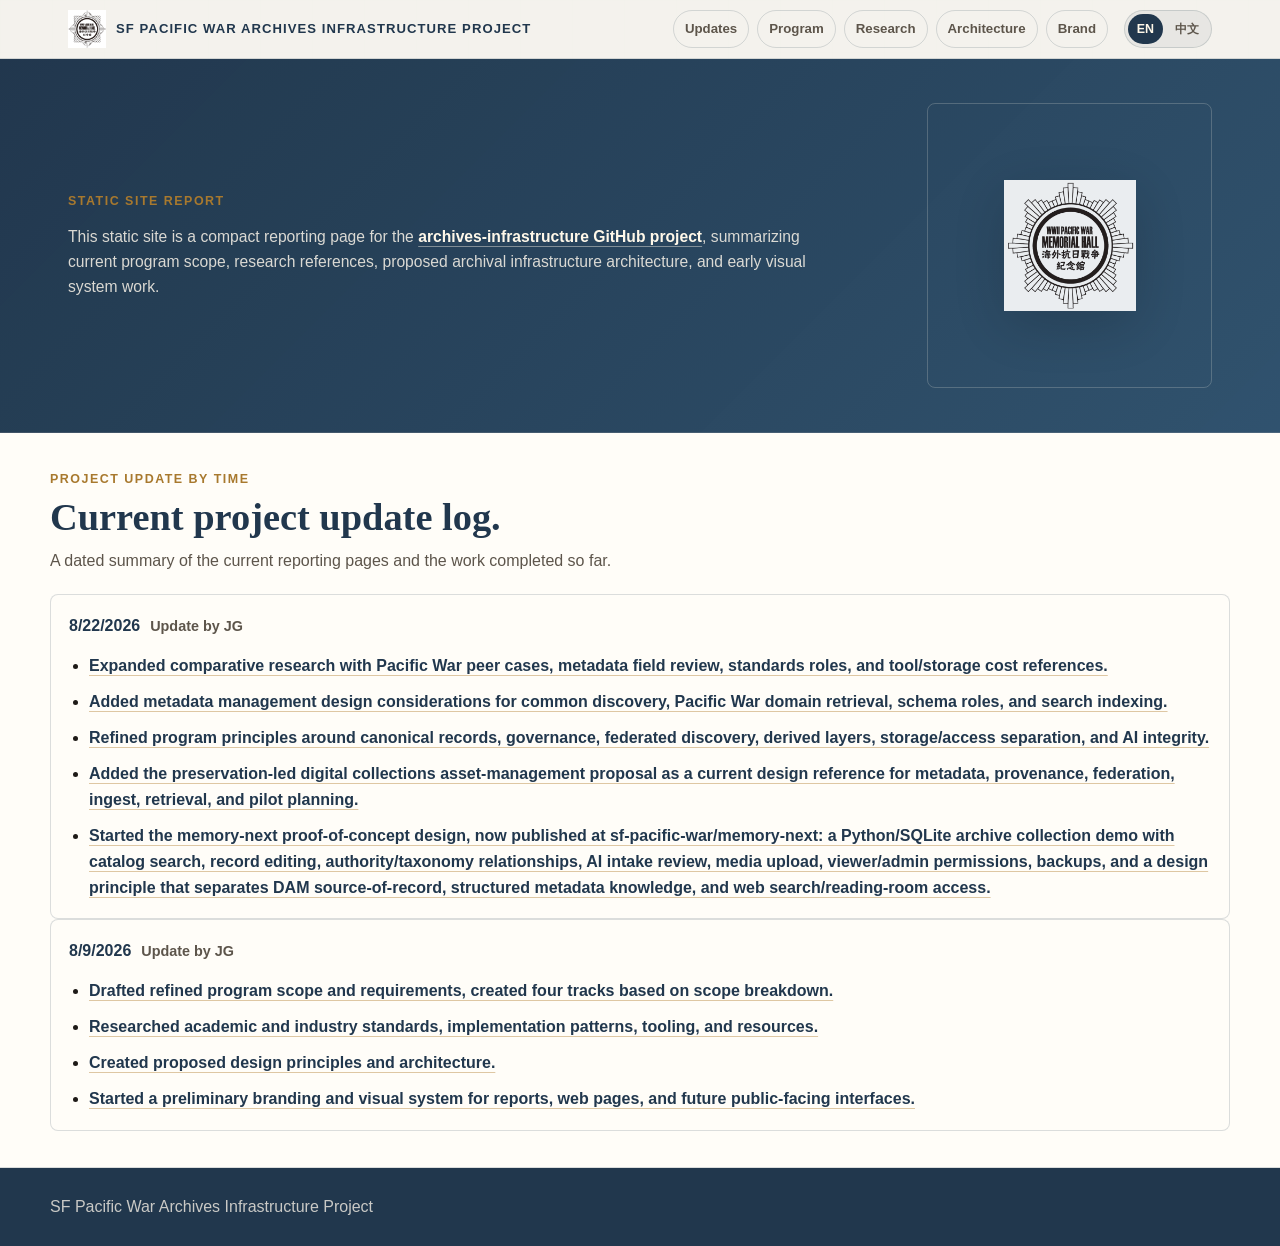
<file: index.html>
<!doctype html>
<html lang="en">
  <head>
    <meta charset="utf-8" />
    <meta name="viewport" content="width=device-width, initial-scale=1" />
    <title>SF Pacific War Archives Infrastructure Project</title>
    <style>
      :root {
        --paper: #f4f2ed;
        --surface: #fffdf8;
        --surface-soft: #f8f4ec;
        --ink: #1e1a17;
        --muted: #5d554b;
        --navy: #21374d;
        --blue: #315470;
        --brass: #a8792e;
        --seal: #8b3c35;
        --sage: #5f7868;
        --mist: #d8dee2;
        --line: rgba(33, 55, 77, 0.16);
        --line-strong: rgba(33, 55, 77, 0.32);
        --max: 1180px;
        --radius: 8px;
      }

      * {
        box-sizing: border-box;
      }

      html {
        scroll-behavior: smooth;
      }

      body {
        background:
          linear-gradient(90deg, rgba(33, 55, 77, 0.05) 1px, transparent 1px),
          linear-gradient(180deg, rgba(33, 55, 77, 0.04) 1px, transparent 1px),
          var(--paper);
        background-size: 52px 52px;
        color: var(--ink);
        font-family:
          "IBM Plex Sans", "Avenir Next", "Segoe UI", "PingFang SC",
          "Hiragino Sans GB", "Noto Sans SC", Arial, sans-serif;
        line-height: 1.62;
        margin: 0;
      }

      a {
        color: inherit;
      }

      .site-header {
        background: rgba(244, 242, 237, 0.92);
        border-bottom: 1px solid var(--line);
        position: sticky;
        top: 0;
        z-index: 10;
      }

      .topbar {
        align-items: center;
        display: flex;
        gap: 18px;
        justify-content: space-between;
        margin: 0 auto;
        max-width: var(--max);
        padding: 10px 122px 10px 18px;
        position: relative;
      }

      .brand {
        align-items: center;
        display: flex;
        gap: 10px;
        min-width: 0;
        text-decoration: none;
      }

      .brand img {
        height: 38px;
        object-fit: contain;
        width: 38px;
      }

      .brand span {
        color: var(--navy);
        font-size: 0.82rem;
        font-weight: 900;
        letter-spacing: 0.08em;
        text-transform: uppercase;
      }

      .topbar-tools,
      .nav,
      .lang-switch {
        align-items: center;
        display: flex;
      }

      .topbar-tools {
        flex-wrap: wrap;
        gap: 10px;
        justify-content: flex-end;
      }

      .nav {
        display: flex;
        flex-wrap: wrap;
        gap: 8px;
        justify-content: flex-end;
      }

      .nav a {
        border: 1px solid var(--line);
        border-radius: 999px;
        color: var(--muted);
        font-size: 0.83rem;
        font-weight: 800;
        padding: 7px 11px;
        text-decoration: none;
      }

      .lang-switch {
        background: rgba(33, 55, 77, 0.06);
        border: 1px solid var(--line);
        border-radius: 999px;
        gap: 3px;
        padding: 3px;
        position: absolute;
        right: 18px;
        top: 10px;
      }

      .lang-tab {
        appearance: none;
        background: transparent;
        border: 0;
        border-radius: 999px;
        color: var(--muted);
        cursor: pointer;
        font: inherit;
        font-size: 0.78rem;
        font-weight: 900;
        min-height: 30px;
        padding: 5px 9px;
      }

      .lang-tab.is-active {
        background: var(--navy);
        color: #fff8e9;
      }

      main {
        overflow: hidden;
      }

      .hero {
        background:
          linear-gradient(135deg, rgba(33, 55, 77, 0.98), rgba(49, 84, 112, 0.94)),
          var(--navy);
        border-bottom: 1px solid rgba(255, 255, 255, 0.14);
        color: #f8f2e8;
      }

      .hero-inner {
        align-items: center;
        display: grid;
        gap: 22px;
        grid-template-columns: minmax(0, 1fr) minmax(240px, 0.34fr);
        margin: 0 auto;
        max-width: var(--max);
        min-height: auto;
        padding: clamp(24px, 4vw, 44px) 18px;
      }

      .eyebrow,
      .kicker {
        color: var(--brass);
        display: block;
        font-size: 0.78rem;
        font-weight: 900;
        letter-spacing: 0.12em;
        text-transform: uppercase;
      }

      h1,
      h2,
      h3 {
        margin: 0;
      }

      h1,
      h2 {
        font-family:
          "Cormorant Garamond", "Iowan Old Style", "Palatino Linotype",
          "Source Han Serif SC", "Noto Serif SC", "Songti SC", Georgia, serif;
      }

      h1 {
        color: #fff8e9;
        font-size: clamp(2rem, 4.3vw, 3.8rem);
        font-weight: 700;
        letter-spacing: 0;
        line-height: 1.02;
        margin-top: 14px;
        max-width: 980px;
      }

      .hero-lead {
        color: rgba(248, 242, 232, 0.86);
        font-size: clamp(0.98rem, 1.2vw, 1.08rem);
        line-height: 1.58;
        margin: 14px 0 0;
        max-width: 780px;
      }

      .hero-lead a {
        color: #fff8e9;
        font-weight: 900;
        text-decoration-color: rgba(255, 248, 233, 0.42);
        text-underline-offset: 4px;
      }

      .hero-actions {
        display: flex;
        flex-wrap: wrap;
        gap: 10px;
        margin-top: 22px;
      }

      .button {
        align-items: center;
        background: #fff8e9;
        border: 1px solid rgba(255, 248, 233, 0.34);
        border-radius: 999px;
        color: var(--navy);
        display: inline-flex;
        font-size: 0.92rem;
        font-weight: 900;
        min-height: 42px;
        padding: 9px 14px;
        text-decoration: none;
      }

      .button.secondary {
        background: transparent;
        color: #fff8e9;
      }

      .badge-panel {
        align-items: center;
        aspect-ratio: 1;
        border: 1px solid rgba(255, 248, 233, 0.2);
        border-radius: 8px;
        display: grid;
        justify-items: center;
        padding: 14px;
      }

      .badge-panel img {
        filter: drop-shadow(0 14px 28px rgba(0, 0, 0, 0.18));
        max-width: 132px;
        object-fit: contain;
        opacity: 0.9;
        width: 74%;
      }

      .badge-panel p {
        color: rgba(248, 242, 232, 0.72);
        font-size: 0.84rem;
        margin: 12px 0 0;
        text-align: center;
      }

      .band {
        background: var(--surface);
        border-bottom: 1px solid var(--line);
        padding: clamp(24px, 3.2vw, 36px) 18px;
      }

      .band.alt {
        background: var(--surface-soft);
      }

      .section-inner {
        margin: 0 auto;
        max-width: var(--max);
      }

      .section-head {
        align-items: start;
        display: grid;
        gap: 18px;
        grid-template-columns: minmax(0, 0.8fr) minmax(260px, 0.3fr);
        margin-bottom: 20px;
      }

      h2 {
        color: var(--navy);
        font-size: clamp(1.75rem, 3vw, 3.05rem);
        font-weight: 700;
        letter-spacing: 0;
        line-height: 1.08;
        margin-top: 8px;
      }

      .lead,
      .note,
      .card p,
      td {
        color: var(--muted);
      }

      .lead {
        margin: 10px 0 0;
        max-width: 850px;
      }

      .note {
        background: #fff8e9;
        border-left: 4px solid var(--brass);
        border-radius: var(--radius);
        margin: 0;
        padding: 12px 14px;
      }

      .showcase-grid {
        display: grid;
        gap: 14px;
        grid-template-columns: repeat(4, minmax(0, 1fr));
      }

      .update-card {
        background: #fffdf8;
        border: 1px solid var(--line);
        border-radius: var(--radius);
        padding: 18px;
      }

      .update-meta {
        align-items: center;
        color: var(--navy);
        display: flex;
        flex-wrap: wrap;
        font-weight: 900;
        gap: 10px;
        margin: 0 0 14px;
      }

      .update-meta span {
        color: var(--muted);
        font-size: 0.9rem;
      }

      .update-list {
        display: grid;
        gap: 10px;
        margin: 0;
        padding-left: 20px;
      }

      .update-list a {
        color: var(--navy);
        font-weight: 800;
        text-decoration-color: rgba(182, 134, 58, 0.45);
        text-underline-offset: 4px;
      }

      .card,
      .step,
      .principle {
        background: #fffdf8;
        border: 1px solid var(--line);
        border-radius: var(--radius);
      }

      .card {
        display: flex;
        flex-direction: column;
        min-height: 100%;
        padding: 16px;
      }

      .card-marker {
        align-items: center;
        border-radius: var(--radius);
        color: #fffdf8;
        display: flex;
        font-weight: 900;
        height: 36px;
        justify-content: center;
        margin-bottom: 12px;
        width: 36px;
      }

      .program {
        background: var(--blue);
      }

      .research {
        background: var(--sage);
      }

      .proposal {
        background: var(--seal);
      }

      .brand-system {
        background: var(--brass);
      }

      .card h3,
      .step h3,
      .principle h3 {
        color: var(--navy);
        font-size: 1.08rem;
        line-height: 1.28;
        margin: 0 0 8px;
      }

      .card p,
      .principle p {
        margin: 0;
      }

      .tag-row {
        display: flex;
        flex-wrap: wrap;
        gap: 6px;
        margin: 14px 0 16px;
      }

      .tag {
        background: rgba(33, 55, 77, 0.07);
        border: 1px solid rgba(33, 55, 77, 0.1);
        border-radius: 999px;
        color: var(--navy);
        font-size: 0.74rem;
        font-weight: 900;
        padding: 4px 8px;
      }

      .card-link {
        align-items: center;
        border-top: 1px solid var(--line);
        color: var(--brass);
        display: flex;
        font-size: 0.82rem;
        font-weight: 900;
        justify-content: space-between;
        margin-top: auto;
        padding-top: 14px;
        text-decoration: none;
        text-transform: uppercase;
      }

      .grid {
        display: grid;
        gap: 14px;
      }

      .grid.four {
        grid-template-columns: repeat(4, minmax(0, 1fr));
      }

      .timeline {
        counter-reset: item;
        display: grid;
        gap: 10px;
        grid-template-columns: repeat(4, minmax(0, 1fr));
      }

      .step {
        counter-increment: item;
        padding: 16px;
      }

      .step::before {
        align-items: center;
        background: var(--navy);
        border-radius: var(--radius);
        color: #fffdf8;
        content: counter(item);
        display: flex;
        font-weight: 900;
        height: 30px;
        justify-content: center;
        margin-bottom: 12px;
        width: 30px;
      }

      .step p {
        color: var(--muted);
        margin: 0;
      }

      .principle {
        border-top: 4px solid var(--brass);
        padding: 16px;
      }

      .principle:nth-child(2) {
        border-top-color: var(--blue);
      }

      .principle:nth-child(3) {
        border-top-color: var(--sage);
      }

      .principle:nth-child(4) {
        border-top-color: var(--seal);
      }

      .footer {
        background: var(--navy);
        color: rgba(248, 242, 232, 0.78);
        padding: 26px 18px;
      }

      .footer-inner {
        align-items: center;
        display: flex;
        gap: 18px;
        justify-content: space-between;
        margin: 0 auto;
        max-width: var(--max);
      }

      .footer a {
        color: #fff8e9;
        font-weight: 900;
        text-decoration: none;
      }

      @media (max-width: 900px) {
        .topbar,
        .topbar-tools,
        .footer-inner {
          align-items: flex-start;
          flex-direction: column;
        }

        .hero-inner,
        .section-head,
        .showcase-grid,
        .grid.four,
        .timeline {
          grid-template-columns: 1fr;
        }

        .badge-panel {
          aspect-ratio: auto;
        }
      }

      @media (max-width: 560px) {
        .brand span {
          display: none;
        }

        .nav {
          justify-content: flex-start;
        }

        .hero-inner {
          min-height: auto;
          padding-bottom: 40px;
          padding-top: 36px;
        }

        h1 {
          font-size: clamp(2.1rem, 10vw, 2.7rem);
        }
      }
    </style>
  </head>
  <body data-lang="en">
    <header class="site-header">
      <div class="topbar">
        <a class="brand" href="./index.html" aria-label="SF Pacific War Archives Infrastructure Project home">
          <img src="docs/standards/branding/assets/memorial-hall-logo.png" alt="" />
          <span data-i18n="brandLabel">SF Pacific War Archives Infrastructure Project</span>
        </a>
        <div class="topbar-tools">
          <div class="lang-switch" role="group" aria-label="Language">
            <button class="lang-tab is-active" data-lang="en" type="button">EN</button>
            <button class="lang-tab" data-lang="zh" type="button">中文</button>
          </div>
          <nav class="nav" aria-label="Showcase sections">
            <a href="#briefing" data-i18n="navOverview">Updates</a>
            <a href="docs/planning/project-update-program-management.html" data-i18n="navProgram">Program</a>
            <a href="docs/research/digital-archives-research-show.html" data-i18n="navResearch">Research</a>
            <a href="docs/architecture/archival-infrastructure-architecture-proposal.html" data-i18n="navArchitecture">Architecture</a>
            <a href="docs/standards/branding/brand-preview.html" data-i18n="navBrand">Brand</a>
          </nav>
        </div>
      </div>
    </header>

    <main>
      <section class="hero">
        <div class="hero-inner">
          <div>
            <span class="eyebrow" data-i18n="heroEyebrow">Static Site Report</span>
            <p class="hero-lead">
              <span data-i18n="heroLeadPrefix">This static site is a compact reporting page for the</span>
              <a href="https://github.com/sf-pacific-war/archives-infrastructure/tree/main" target="_blank" rel="noreferrer" data-i18n="heroLeadLink">archives-infrastructure GitHub project</a><span data-i18n="heroLeadSuffix">, summarizing current program scope, research references, proposed archival infrastructure architecture, and early visual system work.</span>
            </p>
          </div>
          <aside class="badge-panel" aria-label="Program visual mark">
            <img src="docs/standards/branding/assets/memorial-hall-logo.png" alt="" />
          </aside>
        </div>
      </section>

      <section class="band" id="briefing">
        <div class="section-inner">
          <div class="section-head">
            <div>
              <span class="kicker" data-i18n="briefingKicker">Project Update by Time</span>
              <h2 data-i18n="briefingTitle">Current project update log.</h2>
              <p class="lead" data-i18n="briefingLead">
                A dated summary of the current reporting pages and the work
                completed so far.
              </p>
            </div>
          </div>

          <article class="update-card">
            <p class="update-meta">
              <time datetime="2026-08-22">8/22/2026</time>
              <span data-i18n="updateBy">Update by JG</span>
            </p>
            <ul class="update-list">
              <li>
                <a href="docs/research/digital-archives-research-show.html" data-i18n="update20260822Research">Expanded comparative research with Pacific War peer cases, metadata field review, standards roles, and tool/storage cost references.</a>
              </li>
              <li>
                <a href="docs/architecture/archival-infrastructure-architecture-proposal.html" data-i18n="update20260822Architecture">Added metadata management design considerations for common discovery, Pacific War domain retrieval, schema roles, and search indexing.</a>
              </li>
              <li>
                <a href="docs/planning/project-update-program-management.html" data-i18n="update20260822Program">Refined program principles around canonical records, governance, federated discovery, derived layers, storage/access separation, and AI integrity.</a>
              </li>
              <li>
                <a href="docs/architecture/digital-collections-asset-management-design-proposal.html" data-i18n="update20260822AssetManagement">Added the preservation-led digital collections asset-management proposal as a current design reference for metadata, provenance, federation, ingest, retrieval, and pilot planning.</a>
              </li>
              <li>
                <a href="https://github.com/sf-pacific-war/memory-next" data-i18n="update20260822Poc">Started the memory-next proof-of-concept design, now published at sf-pacific-war/memory-next: a Python/SQLite archive collection demo with catalog search, record editing, authority/taxonomy relationships, AI intake review, media upload, viewer/admin permissions, backups, and a design principle that separates DAM source-of-record, structured metadata knowledge, and web search/reading-room access.</a>
              </li>
            </ul>
          </article>

          <article class="update-card">
            <p class="update-meta">
              <time datetime="2026-08-09">8/9/2026</time>
              <span data-i18n="updateBy">Update by JG</span>
            </p>
            <ul class="update-list">
              <li>
                <a href="docs/planning/project-update-program-management.html" data-i18n="updateProgram">Drafted refined program scope and requirements, created four tracks based on scope breakdown.</a>
              </li>
              <li>
                <a href="docs/research/digital-archives-research-show.html" data-i18n="updateResearch">Researched academic and industry standards, implementation patterns, tooling, and resources.</a>
              </li>
              <li>
                <a href="docs/architecture/archival-infrastructure-architecture-proposal.html" data-i18n="updateArchitecture">Created proposed design principles and architecture.</a>
              </li>
              <li>
                <a href="docs/standards/branding/brand-preview.html" data-i18n="updateBrand">Started a preliminary branding and visual system for reports, web pages, and future public-facing interfaces.</a>
              </li>
            </ul>
          </article>
        </div>
      </section>

    </main>

    <footer class="footer">
      <div class="footer-inner">
        <span data-i18n="footerLabel">SF Pacific War Archives Infrastructure Project</span>
      </div>
    </footer>
    <script>
      const translations = {
        en: {
          title: "SF Pacific War Archives Infrastructure Project",
          brandLabel: "SF Pacific War Archives Infrastructure Project",
          footerLabel: "SF Pacific War Archives Infrastructure Project",
          navOverview: "Updates",
          navProgram: "Program",
          navResearch: "Research",
          navArchitecture: "Architecture",
          navBrand: "Brand",
          heroEyebrow: "Static Site Report",
          heroLeadPrefix: "This static site is a compact reporting page for the",
          heroLeadLink: "archives-infrastructure GitHub project",
          heroLeadSuffix: ", summarizing current program scope, research references, proposed archival infrastructure architecture, and early visual system work.",
          briefingKicker: "Project Update by Time",
          briefingTitle: "Current project update log.",
          briefingLead: "A dated summary of the current reporting pages and the work completed so far.",
          updateBy: "Update by JG",
          update20260822Research: "Expanded comparative research with Pacific War peer cases, metadata field review, standards roles, and tool/storage cost references.",
          update20260822Architecture: "Added metadata management design considerations for common discovery, Pacific War domain retrieval, schema roles, and search indexing.",
          update20260822Program: "Refined program principles around canonical records, governance, federated discovery, derived layers, storage/access separation, and AI integrity.",
          update20260822AssetManagement: "Added the preservation-led digital collections asset-management proposal as a current design reference for metadata, provenance, federation, ingest, retrieval, and pilot planning.",
          update20260822Poc: "Started the memory-next proof-of-concept design, now published at sf-pacific-war/memory-next: a Python/SQLite archive collection demo with catalog search, record editing, authority/taxonomy relationships, AI intake review, media upload, viewer/admin permissions, backups, and a design principle that separates DAM source-of-record, structured metadata knowledge, and web search/reading-room access.",
          updateProgram: "Drafted refined program scope and requirements, created four tracks based on scope breakdown.",
          updateResearch: "Researched academic and industry standards, implementation patterns, tooling, and resources.",
          updateArchitecture: "Created proposed design principles and architecture.",
          updateBrand: "Started a preliminary branding and visual system for reports, web pages, and future public-facing interfaces.",
        },
        zh: {
          title: "SF Pacific War Archives Infrastructure Project",
          brandLabel: "SF Pacific War Archives Infrastructure Project",
          footerLabel: "SF Pacific War Archives Infrastructure Project",
          navOverview: "更新",
          navProgram: "项目",
          navResearch: "研究",
          navArchitecture: "架构",
          navBrand: "品牌",
          heroEyebrow: "静态展示页汇报",
          heroLeadPrefix: "这个 static site 是",
          heroLeadLink: "archives-infrastructure GitHub project",
          heroLeadSuffix: " 的汇报展示页面，紧凑汇总当前 program scope、research references、archival infrastructure architecture proposal 与早期 visual system 工作。",
          briefingKicker: "Project Update by Time",
          briefingTitle: "当前项目更新时间线。",
          briefingLead: "按时间记录这组汇报页面和目前已经完成的工作。",
          updateBy: "JG 更新",
          update20260822Research: "扩展 comparative research，补充 Pacific War 相关同行案例、metadata field review、standards roles，以及工具与存储成本参考。",
          update20260822Architecture: "为 architecture proposal 增加 metadata management 设计考量，覆盖 common discovery、Pacific War domain retrieval、schema roles 与 search indexing。",
          update20260822Program: "调整 program principles，强化 canonical records、governance、federated discovery、derived layers、storage/access separation 与 AI integrity。",
          update20260822AssetManagement: "加入 preservation-led digital collections asset-management proposal，作为 metadata、provenance、federation、ingest、retrieval 与 pilot planning 的当前设计参考。",
          update20260822Poc: "开始 memory-next proof-of-concept design，并已发布到 sf-pacific-war/memory-next：Python/SQLite archive collection demo 包含 catalog search、record editing、authority/taxonomy relationships、AI intake review、media upload、viewer/admin permissions、backups；设计原则是分离 DAM source-of-record、structured metadata knowledge layer 与 web search/reading-room access。",
          updateProgram: "完成 refined program scope 与 requirements 初稿，并基于 scope breakdown 创建四条 tracks。",
          updateResearch: "研究 academic 与 industry standards、implementation patterns、tooling 和 resources。",
          updateArchitecture: "创建 proposed design principles 与 architecture。",
          updateBrand: "启动用于 reports、web pages 和未来 public-facing interfaces 的 preliminary branding 与 visual system。",
        }
      };

      const root = document.body;
      const buttons = Array.from(document.querySelectorAll(".lang-tab"));

      function setLanguage(lang) {
        const dictionary = translations[lang];
        root.dataset.lang = lang;
        document.documentElement.lang = lang === "zh" ? "zh-CN" : "en";
        document.title = dictionary.title;
        document.querySelectorAll("[data-i18n]").forEach((node) => {
          node.textContent = dictionary[node.dataset.i18n];
        });
        buttons.forEach((button) => {
          const active = button.dataset.lang === lang;
          button.classList.toggle("is-active", active);
          button.setAttribute("aria-pressed", active ? "true" : "false");
        });
      }

      buttons.forEach((button) => {
        button.addEventListener("click", () => setLanguage(button.dataset.lang));
      });

      setLanguage("en");
    </script>
  </body>
</html>
</file>
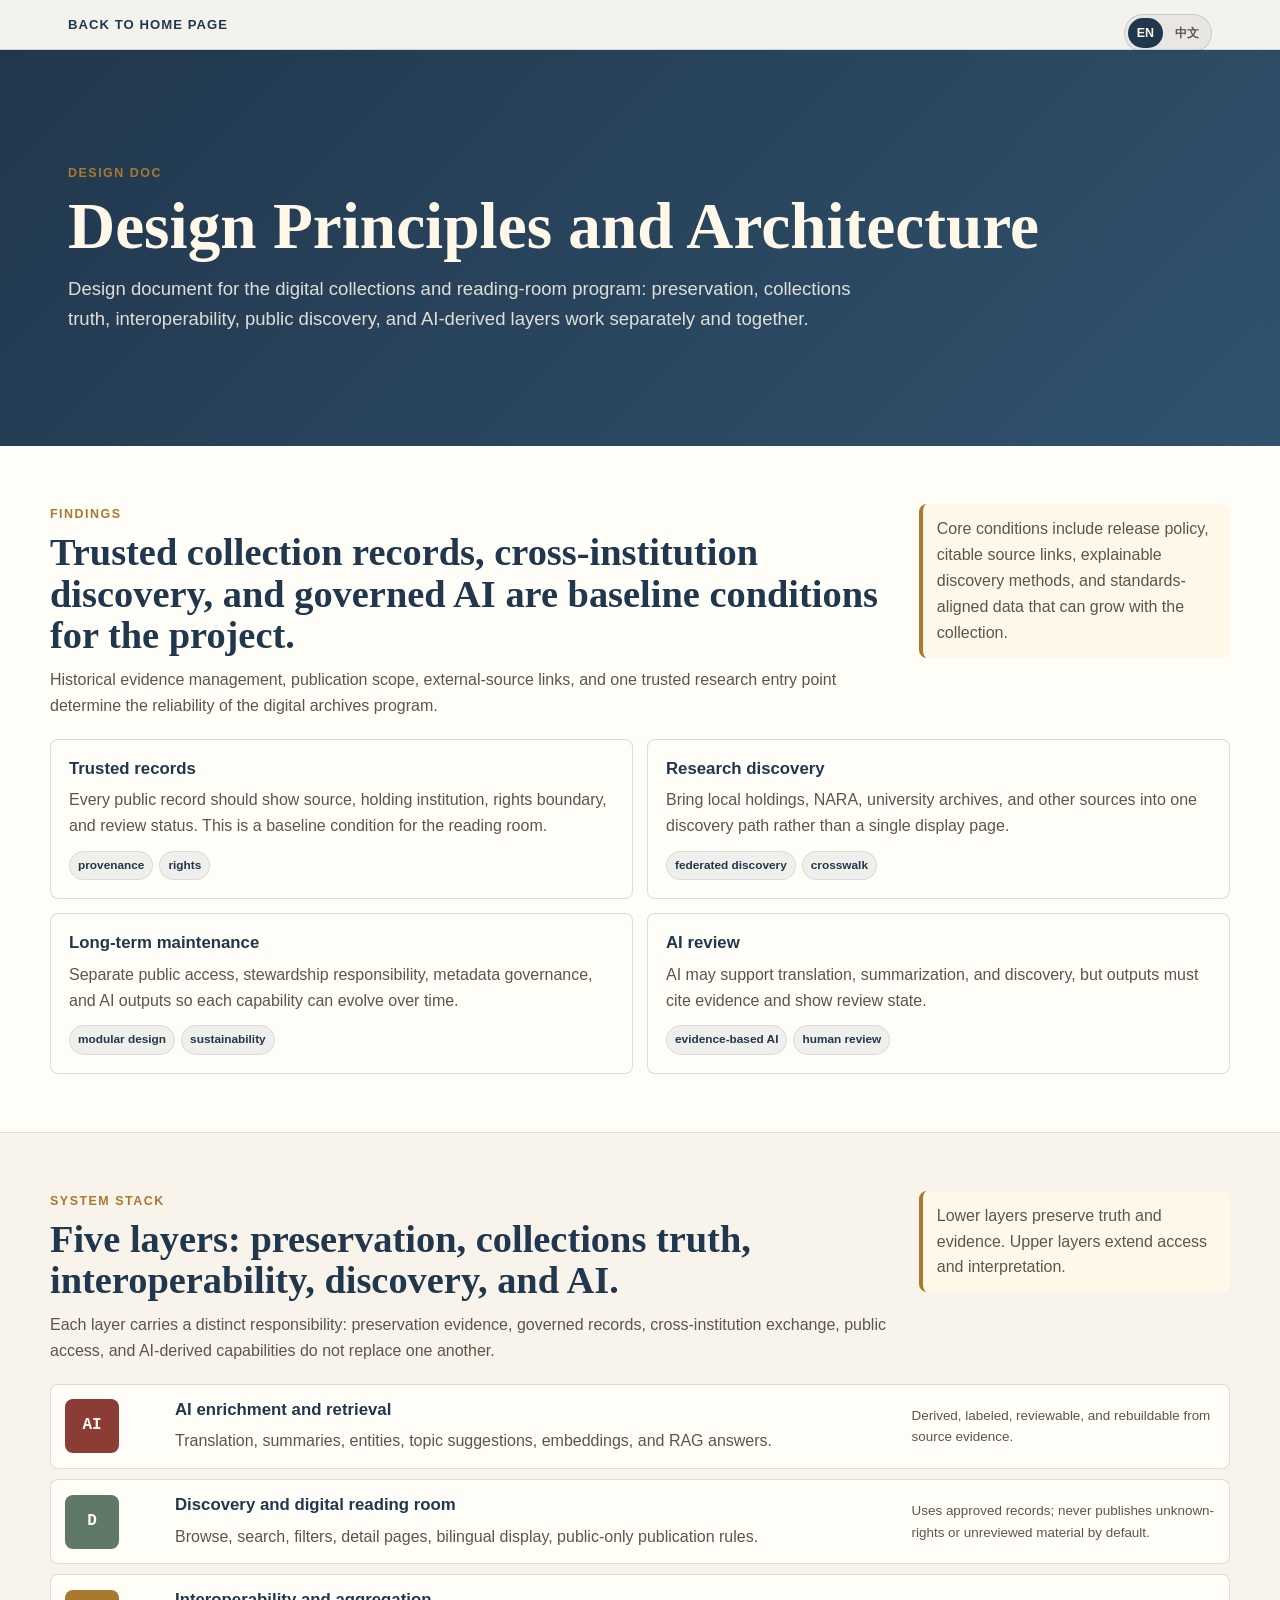
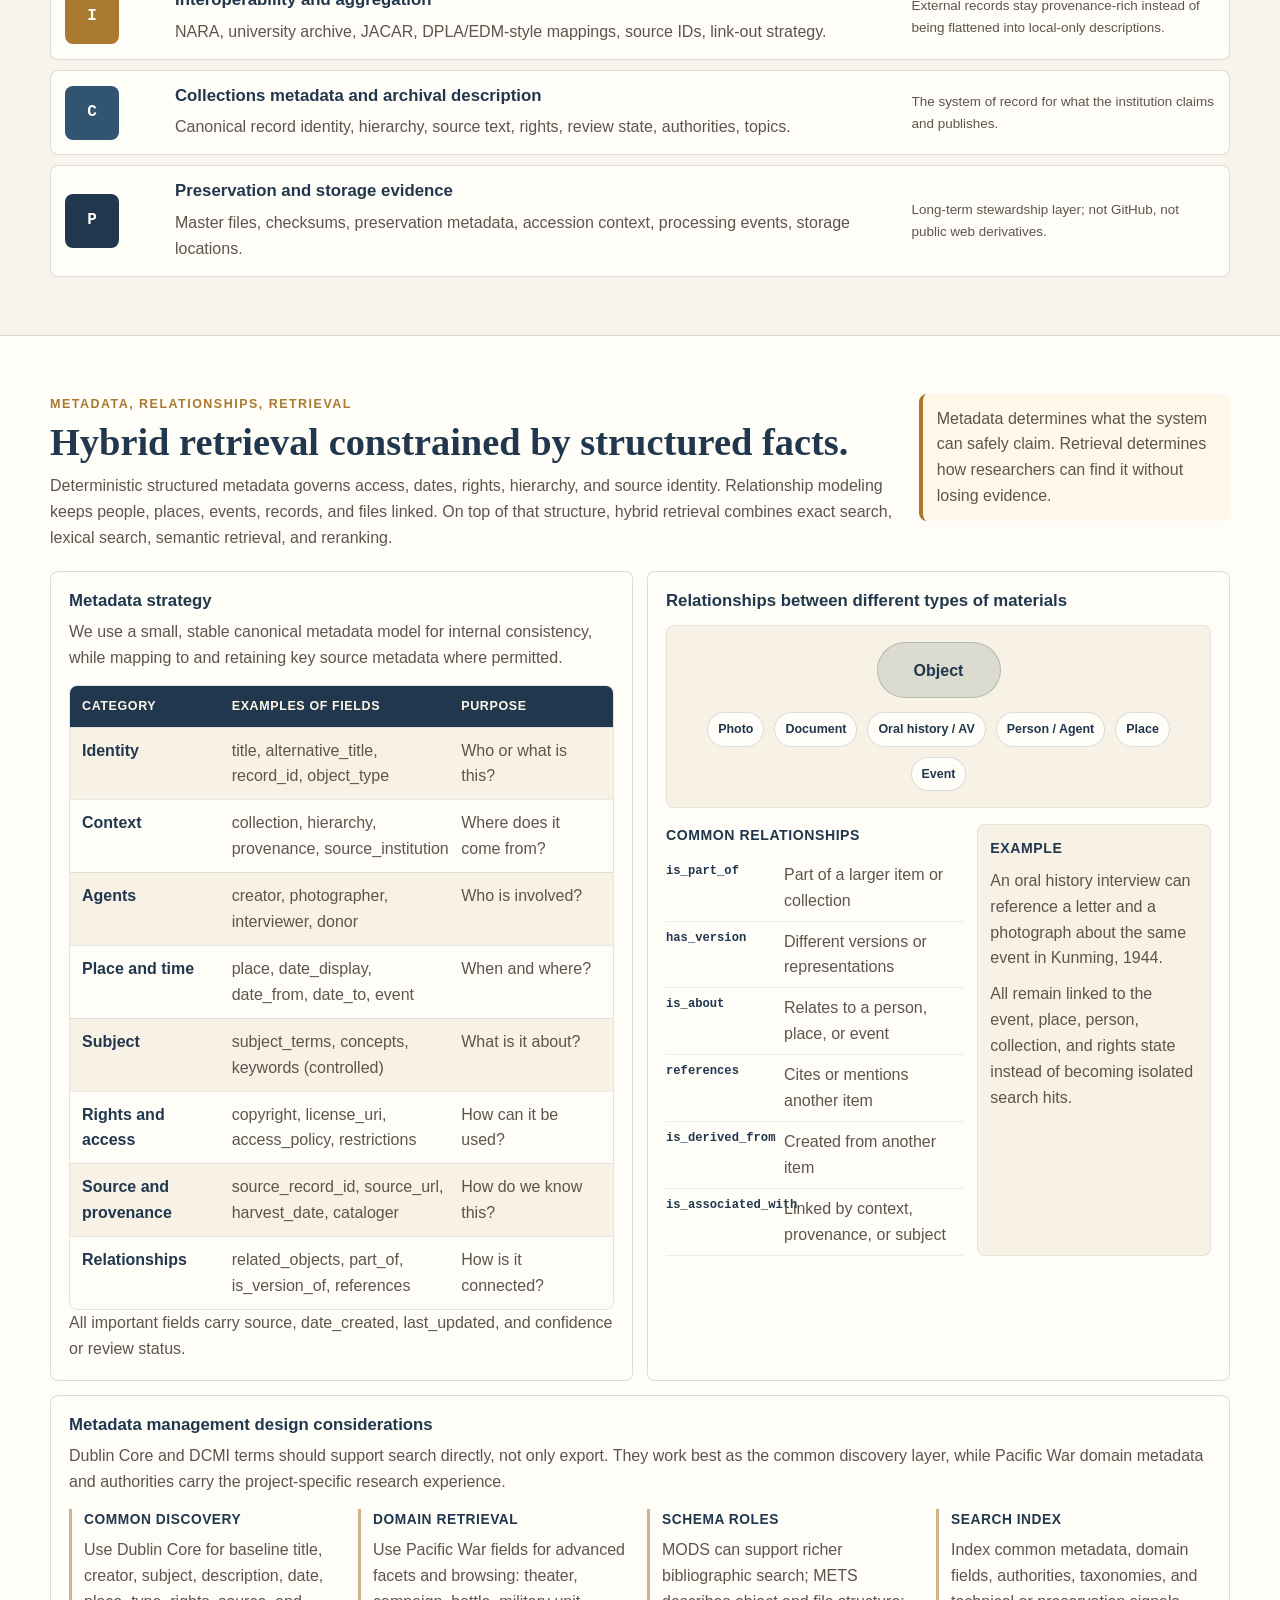
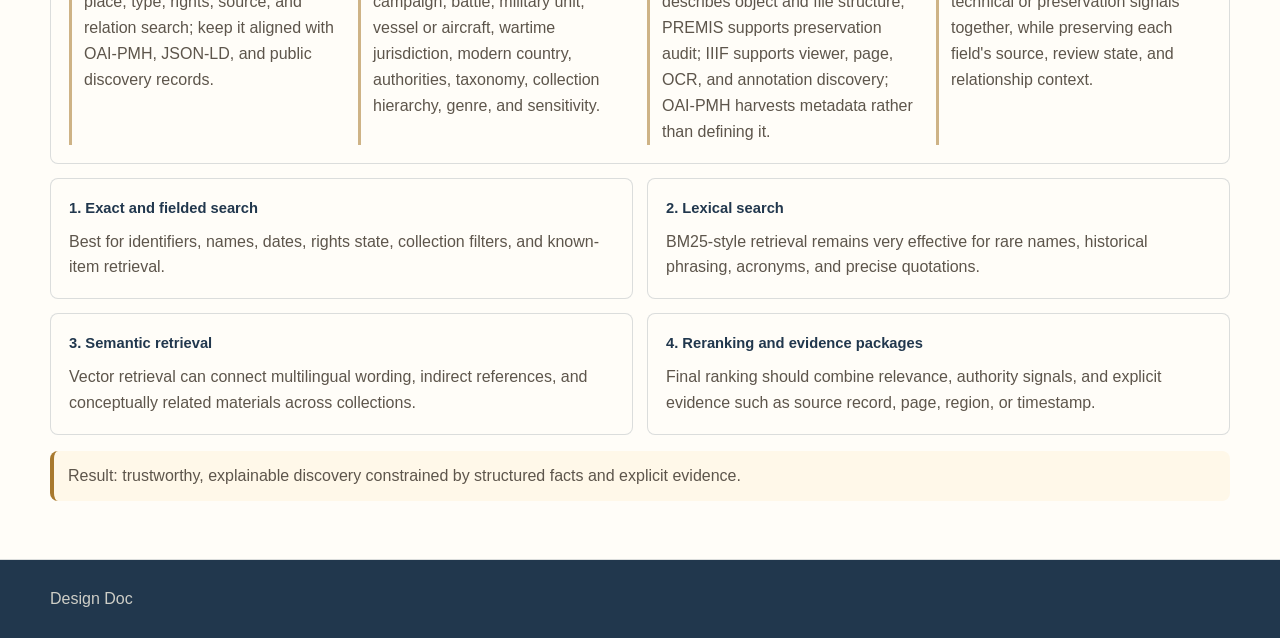
<file: docs/architecture/archival-infrastructure-architecture-proposal.html>
<!doctype html>
<html lang="en">
  <head>
    <meta charset="utf-8" />
    <meta name="viewport" content="width=device-width, initial-scale=1" />
    <title>Design Doc</title>
    <style>
      :root {
        --paper: #f4f2ed;
        --surface: #fffdf8;
        --surface-soft: #f8f4ec;
        --ink: #1e1a17;
        --muted: #5d554b;
        --navy: #21374d;
        --blue: #315470;
        --brass: #a8792e;
        --seal: #8b3c35;
        --sage: #5f7868;
        --mist: #d8dee2;
        --line: rgba(33, 55, 77, 0.16);
        --line-strong: rgba(33, 55, 77, 0.32);
        --max: 1180px;
        --radius: 8px;
      }

      * {
        box-sizing: border-box;
      }

      html {
        scroll-behavior: smooth;
      }

      body {
        background:
          linear-gradient(90deg, rgba(33, 55, 77, 0.05) 1px, transparent 1px),
          linear-gradient(180deg, rgba(33, 55, 77, 0.04) 1px, transparent 1px),
          var(--paper);
        background-size: 48px 48px;
        color: var(--ink);
        font-family:
          "IBM Plex Sans", "Avenir Next", "Segoe UI", "PingFang SC",
          "Hiragino Sans GB", "Noto Sans SC", Arial, sans-serif;
        line-height: 1.62;
        margin: 0;
      }

      a {
        color: inherit;
      }

      .site-header {
        background: rgba(244, 242, 237, 0.94);
        border-bottom: 1px solid var(--line);
        position: sticky;
        top: 0;
        z-index: 10;
      }

      .topbar {
        align-items: center;
        display: flex;
        gap: 18px;
        justify-content: space-between;
        margin: 0 auto;
        max-width: var(--max);
        padding: 14px 122px 14px 18px;
        position: relative;
      }

      .brand {
        align-items: center;
        display: flex;
        gap: 10px;
        min-width: 0;
        text-decoration: none;
      }

      .brand img {
        height: 38px;
        object-fit: contain;
        width: 38px;
      }

      .brand span {
        color: var(--navy);
        font-size: 0.82rem;
        font-weight: 900;
        letter-spacing: 0.08em;
        text-transform: uppercase;
      }

      .topbar-tools,
      .lang-switch {
        align-items: center;
        display: flex;
      }

      .topbar-tools {
        flex-wrap: wrap;
        gap: 10px;
        justify-content: flex-end;
      }

      .lang-switch {
        background: rgba(33, 55, 77, 0.06);
        border: 1px solid var(--line);
        border-radius: 999px;
        gap: 3px;
        padding: 3px;
        position: absolute;
        right: 18px;
        top: 14px;
      }

      .lang-tab {
        appearance: none;
        background: transparent;
        border: 0;
        border-radius: 999px;
        color: var(--muted);
        cursor: pointer;
        font: inherit;
        font-size: 0.78rem;
        font-weight: 900;
        min-height: 30px;
        padding: 5px 9px;
      }

      .lang-tab.is-active {
        background: var(--navy);
        color: #fff8e9;
      }

      .hero {
        background:
          linear-gradient(135deg, rgba(33, 55, 77, 0.98), rgba(49, 84, 112, 0.94)),
          var(--navy);
        color: #fff8e9;
      }

      .hero-inner {
        align-items: center;
        display: grid;
        gap: 24px;
        grid-template-columns: 1fr;
        margin: 0 auto;
        max-width: var(--max);
        min-height: clamp(320px, 44vh, 430px);
        padding: clamp(24px, 4vw, 42px) 18px;
      }

      .eyebrow,
      .kicker {
        color: var(--brass);
        display: block;
        font-size: 0.78rem;
        font-weight: 900;
        letter-spacing: 0.12em;
        text-transform: uppercase;
      }

      h1,
      h2,
      h3 {
        margin: 0;
      }

      h1,
      h2 {
        font-family:
          "Cormorant Garamond", "Iowan Old Style", "Palatino Linotype",
          "Source Han Serif SC", "Noto Serif SC", "Songti SC", Georgia, serif;
      }

      h1 {
        font-size: clamp(2.15rem, 5.1vw, 4.25rem);
        font-weight: 700;
        letter-spacing: 0;
        line-height: 1.02;
        margin-top: 10px;
        max-width: 980px;
      }

      .hero-lead {
        color: rgba(255, 248, 233, 0.86);
        font-size: clamp(1rem, 1.45vw, 1.2rem);
        margin: 14px 0 0;
        max-width: 820px;
      }

      .band {
        background: var(--surface);
        border-bottom: 1px solid var(--line);
        padding: clamp(30px, 5vw, 58px) 18px;
      }

      .band.alt {
        background: var(--surface-soft);
      }

      .section-inner {
        margin: 0 auto;
        max-width: var(--max);
      }

      .section-head {
        align-items: start;
        display: grid;
        gap: 18px;
        grid-template-columns: minmax(0, 0.82fr) minmax(260px, 0.3fr);
        margin-bottom: 20px;
      }

      h2 {
        color: var(--navy);
        font-size: clamp(1.75rem, 3vw, 3.05rem);
        font-weight: 700;
        letter-spacing: 0;
        line-height: 1.08;
        margin-top: 8px;
      }

      .lead,
      .note,
      .layer p,
      .card p {
        color: var(--muted);
      }

      .lead {
        margin: 10px 0 0;
        max-width: 850px;
      }

      .note {
        background: #fff8e9;
        border-left: 4px solid var(--brass);
        border-radius: var(--radius);
        margin: 0;
        padding: 12px 14px;
      }

      .grid {
        display: grid;
        gap: 14px;
      }

      .grid.two {
        grid-template-columns: repeat(2, minmax(0, 1fr));
      }

      .grid.three {
        grid-template-columns: repeat(3, minmax(0, 1fr));
      }

      .search-grid {
        display: grid;
        gap: 14px;
        grid-template-columns: repeat(2, minmax(0, 1fr));
        margin-top: 14px;
      }

      .card,
      .layer {
        background: #fffdf8;
        border: 1px solid var(--line);
        border-radius: var(--radius);
      }

      .card {
        padding: 18px;
      }

      .card h3,
      .layer h3 {
        color: var(--navy);
        font-size: 1.05rem;
        line-height: 1.28;
        margin: 0 0 8px;
      }

      .card p,
      .layer p {
        margin: 0;
      }

      .stack {
        display: grid;
        gap: 10px;
      }

      .layer {
        align-items: center;
        display: grid;
        gap: 14px;
        grid-template-columns: 96px minmax(0, 1fr) minmax(220px, 0.42fr);
        padding: 14px;
      }

      .layer-code {
        align-items: center;
        border-radius: var(--radius);
        color: #fffdf8;
        display: flex;
        font-family: "IBM Plex Mono", "SFMono-Regular", Menlo, monospace;
        font-weight: 900;
        height: 54px;
        justify-content: center;
        width: 54px;
      }

      .ai {
        background: var(--seal);
      }

      .discover {
        background: var(--sage);
      }

      .interop {
        background: var(--brass);
      }

      .collections {
        background: var(--blue);
      }

      .preserve {
        background: var(--navy);
      }

      .layer small {
        color: var(--muted);
        display: block;
        font-size: 0.84rem;
      }

      .tag-row {
        display: flex;
        flex-wrap: wrap;
        gap: 6px;
        margin-top: 12px;
      }

      .tag {
        background: rgba(33, 55, 77, 0.07);
        border: 1px solid rgba(33, 55, 77, 0.1);
        border-radius: 999px;
        color: var(--navy);
        font-size: 0.74rem;
        font-weight: 900;
        padding: 4px 8px;
      }

      .retrieval-grid {
        align-items: start;
      }

      .retrieval-grid .card,
      .search-grid .card {
        height: 100%;
      }

      .relation-layout {
        display: grid;
        gap: 16px;
        margin-top: 14px;
      }

      .metadata-table {
        border: 1px solid rgba(33, 55, 77, 0.12);
        border-radius: var(--radius);
        margin-top: 14px;
        overflow: hidden;
      }

      .metadata-row {
        display: grid;
        gap: 10px;
        grid-template-columns: minmax(0, 0.28fr) minmax(0, 0.44fr) minmax(0, 0.28fr);
        padding: 10px 12px;
      }

      .metadata-row + .metadata-row {
        border-top: 1px solid rgba(33, 55, 77, 0.1);
      }

      .metadata-row.header {
        background: var(--navy);
        color: #fff8e9;
        font-size: 0.78rem;
        font-weight: 900;
        letter-spacing: 0.05em;
        text-transform: uppercase;
      }

      .metadata-row.body:nth-child(even) {
        background: #f7f1e6;
      }

      .metadata-cell-title {
        color: var(--navy);
        font-weight: 900;
      }

      .metadata-cell-copy {
        color: var(--muted);
      }

      .metadata-footnote {
        color: var(--muted);
        margin-top: 12px;
      }

      .metadata-considerations {
        margin-top: 14px;
      }

      .consideration-list {
        display: grid;
        gap: 14px;
        grid-template-columns: repeat(4, minmax(0, 1fr));
        margin-top: 14px;
      }

      .consideration-list > div {
        border-left: 3px solid rgba(168, 121, 46, 0.56);
        padding-left: 12px;
      }

      .consideration-list h4 {
        color: var(--navy);
        font-size: 0.86rem;
        font-weight: 900;
        letter-spacing: 0.04em;
        margin: 0 0 6px;
        text-transform: uppercase;
      }

      .relation-map {
        background: #f7f1e6;
        border: 1px solid rgba(33, 55, 77, 0.08);
        border-radius: var(--radius);
        display: grid;
        gap: 14px;
        padding: 16px;
      }

      .relation-hub {
        align-items: center;
        background: rgba(95, 120, 104, 0.18);
        border: 1px solid rgba(95, 120, 104, 0.34);
        border-radius: 999px;
        color: var(--navy);
        display: inline-flex;
        font-weight: 900;
        justify-content: center;
        justify-self: center;
        min-height: 56px;
        min-width: 124px;
        padding: 10px 18px;
      }

      .relation-spokes {
        display: flex;
        flex-wrap: wrap;
        gap: 10px;
        justify-content: center;
      }

      .relation-node {
        background: #fffdf8;
        border: 1px solid var(--line);
        border-radius: 999px;
        color: var(--navy);
        font-size: 0.78rem;
        font-weight: 900;
        padding: 6px 10px;
      }

      .relation-columns {
        display: grid;
        gap: 14px;
        grid-template-columns: minmax(0, 0.56fr) minmax(0, 0.44fr);
      }

      .relation-columns h4 {
        color: var(--navy);
        font-size: 0.88rem;
        font-weight: 900;
        letter-spacing: 0.04em;
        margin: 0 0 8px;
        text-transform: uppercase;
      }

      .relation-list {
        margin: 0;
      }

      .relation-list div {
        border-bottom: 1px solid rgba(33, 55, 77, 0.09);
        display: grid;
        gap: 8px;
        grid-template-columns: minmax(0, 110px) minmax(0, 1fr);
        padding: 7px 0;
      }

      .relation-list dt {
        color: var(--navy);
        font-family: "IBM Plex Mono", "SFMono-Regular", Menlo, monospace;
        font-size: 0.76rem;
        font-weight: 900;
      }

      .relation-list dd {
        color: var(--muted);
        margin: 0;
      }

      .relation-example {
        background: #f7f1e6;
        border: 1px solid rgba(33, 55, 77, 0.08);
        border-radius: var(--radius);
        padding: 12px;
      }

      .relation-example p {
        margin: 0;
      }

      .relation-example p + p {
        margin-top: 10px;
      }

      .search-card-number {
        color: var(--navy);
        display: block;
        font-size: 0.92rem;
        font-weight: 900;
        margin-bottom: 8px;
      }

      .retrieval-result {
        margin-top: 16px;
      }

      .footer {
        background: var(--navy);
        color: rgba(255, 248, 233, 0.78);
        padding: 26px 18px;
      }

      .footer-inner {
        align-items: center;
        display: flex;
        gap: 18px;
        justify-content: space-between;
        margin: 0 auto;
        max-width: var(--max);
      }

      .footer a {
        color: #fff8e9;
        font-weight: 900;
        text-decoration: none;
      }

      @media (max-width: 980px) {
        .topbar,
        .topbar-tools,
        .footer-inner {
          align-items: flex-start;
          flex-direction: column;
        }

        .hero-inner,
        .section-head,
        .grid.two,
        .grid.three,
        .search-grid,
        .metadata-row,
        .relation-columns,
        .consideration-list {
          grid-template-columns: 1fr;
        }

        .layer {
          grid-template-columns: 72px minmax(0, 1fr);
        }

        .layer small {
          grid-column: 2;
        }
      }

      @media (max-width: 560px) {
        .brand span {
          display: none;
        }

        .hero-inner {
          min-height: auto;
          padding-bottom: 40px;
          padding-top: 36px;
        }

        h1 {
          font-size: clamp(2.1rem, 10vw, 2.7rem);
        }
      }
    </style>
  </head>
  <body data-lang="en">
    <header class="site-header">
      <div class="topbar">
        <a class="brand" href="../../index.html" aria-label="Back to home page">
          <span>Back to home page</span>
        </a>
        <div class="topbar-tools">
          <div class="lang-switch" role="group" aria-label="Language">
            <button class="lang-tab is-active" data-lang="en" type="button">EN</button>
            <button class="lang-tab" data-lang="zh" type="button">中文</button>
          </div>
        </div>
      </div>
    </header>

    <main>
      <section class="hero">
        <div class="hero-inner">
          <div>
            <span class="eyebrow" data-i18n="heroEyebrow">Design Doc</span>
            <h1 data-i18n="heroTitle">Design Principles and Architecture</h1>
            <p class="hero-lead" data-i18n="heroLead">
              Design document for the digital collections and reading-room program:
              preservation, collections truth, interoperability, public discovery,
              and AI-derived layers work separately and together.
            </p>
          </div>
        </div>
      </section>

      <section class="band" id="thesis">
        <div class="section-inner">
          <div class="section-head">
            <div>
              <span class="kicker" data-i18n="overviewKicker">Findings</span>
              <h2 data-i18n="overviewTitle">Trusted collection records, cross-institution discovery, and governed AI are baseline conditions for the project.</h2>
              <p class="lead" data-i18n="overviewLead">
                Historical evidence management, publication scope, external-source
                links, and one trusted research entry point determine the reliability
                of the digital archives program.
              </p>
            </div>
            <p class="note" data-i18n="overviewNote">
              Core conditions include release policy, citable source links,
              explainable discovery methods, and standards-aligned data that can
              grow with the collection.
            </p>
          </div>

          <div class="grid two">
            <article class="card">
              <h3 data-i18n="overviewCardTrustTitle">Trusted records</h3>
              <p data-i18n="overviewCardTrustBody">
                Every public record should show source, holding institution,
                rights boundary, and review status. This is a baseline condition
                for the reading room.
              </p>
              <div class="tag-row">
                <span class="tag">provenance</span>
                <span class="tag">rights</span>
              </div>
            </article>
            <article class="card">
              <h3 data-i18n="overviewCardDiscoveryTitle">Research discovery</h3>
              <p data-i18n="overviewCardDiscoveryBody">
                Bring local holdings, NARA, university archives, and other
                sources into one discovery path rather than a single display page.
              </p>
              <div class="tag-row">
                <span class="tag">federated discovery</span>
                <span class="tag">crosswalk</span>
              </div>
            </article>
            <article class="card">
              <h3 data-i18n="overviewCardMaintenanceTitle">Long-term maintenance</h3>
              <p data-i18n="overviewCardMaintenanceBody">
                Separate public access, stewardship responsibility, metadata
                governance, and AI outputs so each capability can evolve over time.
              </p>
              <div class="tag-row">
                <span class="tag">modular design</span>
                <span class="tag">sustainability</span>
              </div>
            </article>
            <article class="card">
              <h3 data-i18n="overviewCardAiTitle">AI review</h3>
              <p data-i18n="overviewCardAiBody">
                AI may support translation, summarization, and discovery, but
                outputs must cite evidence and show review state.
              </p>
              <div class="tag-row">
                <span class="tag">evidence-based AI</span>
                <span class="tag">human review</span>
              </div>
            </article>
          </div>
        </div>
      </section>

      <section class="band alt" id="stack">
        <div class="section-inner">
          <div class="section-head">
            <div>
              <span class="kicker" data-i18n="stackKicker">System Stack</span>
              <h2 data-i18n="stackTitle">Five layers: preservation, collections truth, interoperability, discovery, and AI.</h2>
              <p class="lead" data-i18n="stackLead">
                Each layer carries a distinct responsibility: preservation evidence,
                governed records, cross-institution exchange, public access, and
                AI-derived capabilities do not replace one another.
              </p>
            </div>
            <p class="note">
              Lower layers preserve truth and evidence. Upper layers extend
              access and interpretation.
            </p>
          </div>

          <div class="stack">
            <article class="layer">
              <div class="layer-code ai">AI</div>
              <div>
                <h3>AI enrichment and retrieval</h3>
                <p>Translation, summaries, entities, topic suggestions, embeddings, and RAG answers.</p>
              </div>
              <small>Derived, labeled, reviewable, and rebuildable from source evidence.</small>
            </article>
            <article class="layer">
              <div class="layer-code discover">D</div>
              <div>
                <h3>Discovery and digital reading room</h3>
                <p>Browse, search, filters, detail pages, bilingual display, public-only publication rules.</p>
              </div>
              <small>Uses approved records; never publishes unknown-rights or unreviewed material by default.</small>
            </article>
            <article class="layer">
              <div class="layer-code interop">I</div>
              <div>
                <h3>Interoperability and aggregation</h3>
                <p>NARA, university archive, JACAR, DPLA/EDM-style mappings, source IDs, link-out strategy.</p>
              </div>
              <small>External records stay provenance-rich instead of being flattened into local-only descriptions.</small>
            </article>
            <article class="layer">
              <div class="layer-code collections">C</div>
              <div>
                <h3>Collections metadata and archival description</h3>
                <p>Canonical record identity, hierarchy, source text, rights, review state, authorities, topics.</p>
              </div>
              <small>The system of record for what the institution claims and publishes.</small>
            </article>
            <article class="layer">
              <div class="layer-code preserve">P</div>
              <div>
                <h3>Preservation and storage evidence</h3>
                <p>Master files, checksums, preservation metadata, accession context, processing events, storage locations.</p>
              </div>
              <small>Long-term stewardship layer; not GitHub, not public web derivatives.</small>
            </article>
          </div>
        </div>
      </section>

      <section class="band" id="retrieval">
        <div class="section-inner">
          <div class="section-head">
            <div>
              <span class="kicker" data-i18n="retrievalKicker">Metadata, Relationships, Retrieval</span>
              <h2 data-i18n="retrievalTitle">Hybrid retrieval constrained by structured facts.</h2>
              <p class="lead" data-i18n="retrievalLead">
                Deterministic structured metadata governs access, dates, rights, hierarchy, and source identity.
                Relationship modeling keeps people, places, events, records, and files linked.
                On top of that structure, hybrid retrieval combines exact search, lexical search,
                semantic retrieval, and reranking.
              </p>
            </div>
            <p class="note" data-i18n="retrievalNote">
              Metadata determines what the system can safely claim. Retrieval determines how researchers can find it without losing evidence.
            </p>
          </div>

          <div class="grid two retrieval-grid">
            <article class="card">
              <h3 data-i18n="metadataCardTitle">Metadata strategy</h3>
              <p data-i18n="metadataCardLead">
                We use a small, stable canonical metadata model for internal consistency, while mapping to and retaining key source metadata where permitted.
              </p>
              <div class="metadata-table">
                <div class="metadata-row header">
                  <div data-i18n="metadataHeaderCategory">Category</div>
                  <div data-i18n="metadataHeaderFields">Examples of fields</div>
                  <div data-i18n="metadataHeaderPurpose">Purpose</div>
                </div>
                <div class="metadata-row body">
                  <div class="metadata-cell-title" data-i18n="metadataCategoryIdentity">Identity</div>
                  <div class="metadata-cell-copy" data-i18n="metadataFieldsIdentity">title, alternative_title, record_id, object_type</div>
                  <div class="metadata-cell-copy" data-i18n="metadataPurposeIdentity">Who or what is this?</div>
                </div>
                <div class="metadata-row body">
                  <div class="metadata-cell-title" data-i18n="metadataCategoryContext">Context</div>
                  <div class="metadata-cell-copy" data-i18n="metadataFieldsContext">collection, hierarchy, provenance, source_institution</div>
                  <div class="metadata-cell-copy" data-i18n="metadataPurposeContext">Where does it come from?</div>
                </div>
                <div class="metadata-row body">
                  <div class="metadata-cell-title" data-i18n="metadataCategoryAgents">Agents</div>
                  <div class="metadata-cell-copy" data-i18n="metadataFieldsAgents">creator, photographer, interviewer, donor</div>
                  <div class="metadata-cell-copy" data-i18n="metadataPurposeAgents">Who is involved?</div>
                </div>
                <div class="metadata-row body">
                  <div class="metadata-cell-title" data-i18n="metadataCategoryPlaceTime">Place and time</div>
                  <div class="metadata-cell-copy" data-i18n="metadataFieldsPlaceTime">place, date_display, date_from, date_to, event</div>
                  <div class="metadata-cell-copy" data-i18n="metadataPurposePlaceTime">When and where?</div>
                </div>
                <div class="metadata-row body">
                  <div class="metadata-cell-title" data-i18n="metadataCategorySubject">Subject</div>
                  <div class="metadata-cell-copy" data-i18n="metadataFieldsSubject">subject_terms, concepts, keywords (controlled)</div>
                  <div class="metadata-cell-copy" data-i18n="metadataPurposeSubject">What is it about?</div>
                </div>
                <div class="metadata-row body">
                  <div class="metadata-cell-title" data-i18n="metadataCategoryRights">Rights and access</div>
                  <div class="metadata-cell-copy" data-i18n="metadataFieldsRights">copyright, license_uri, access_policy, restrictions</div>
                  <div class="metadata-cell-copy" data-i18n="metadataPurposeRights">How can it be used?</div>
                </div>
                <div class="metadata-row body">
                  <div class="metadata-cell-title" data-i18n="metadataCategorySource">Source and provenance</div>
                  <div class="metadata-cell-copy" data-i18n="metadataFieldsSource">source_record_id, source_url, harvest_date, cataloger</div>
                  <div class="metadata-cell-copy" data-i18n="metadataPurposeSource">How do we know this?</div>
                </div>
                <div class="metadata-row body">
                  <div class="metadata-cell-title" data-i18n="metadataCategoryRelations">Relationships</div>
                  <div class="metadata-cell-copy" data-i18n="metadataFieldsRelations">related_objects, part_of, is_version_of, references</div>
                  <div class="metadata-cell-copy" data-i18n="metadataPurposeRelations">How is it connected?</div>
                </div>
              </div>
              <p class="metadata-footnote" data-i18n="metadataFootnote">
                All important fields carry source, date_created, last_updated, and confidence or review status.
              </p>
            </article>

            <article class="card">
              <h3 data-i18n="relationCardTitle">Relationships between different types of materials</h3>
              <div class="relation-layout">
                <div class="relation-map">
                  <div class="relation-hub" data-i18n="relationHub">Object</div>
                  <div class="relation-spokes">
                    <span class="relation-node" data-i18n="relationNodePhoto">Photo</span>
                    <span class="relation-node" data-i18n="relationNodeDocument">Document</span>
                    <span class="relation-node" data-i18n="relationNodeAudio">Oral history / AV</span>
                    <span class="relation-node" data-i18n="relationNodeAgent">Person / Agent</span>
                    <span class="relation-node" data-i18n="relationNodePlace">Place</span>
                    <span class="relation-node" data-i18n="relationNodeEvent">Event</span>
                  </div>
                </div>

                <div class="relation-columns">
                  <div>
                    <h4 data-i18n="relationCommonTitle">Common relationships</h4>
                    <dl class="relation-list">
                      <div>
                        <dt>is_part_of</dt>
                        <dd data-i18n="relationIsPartOf">Part of a larger item or collection</dd>
                      </div>
                      <div>
                        <dt>has_version</dt>
                        <dd data-i18n="relationHasVersion">Different versions or representations</dd>
                      </div>
                      <div>
                        <dt>is_about</dt>
                        <dd data-i18n="relationIsAbout">Relates to a person, place, or event</dd>
                      </div>
                      <div>
                        <dt>references</dt>
                        <dd data-i18n="relationReferences">Cites or mentions another item</dd>
                      </div>
                      <div>
                        <dt>is_derived_from</dt>
                        <dd data-i18n="relationDerivedFrom">Created from another item</dd>
                      </div>
                      <div>
                        <dt>is_associated_with</dt>
                        <dd data-i18n="relationAssociatedWith">Linked by context, provenance, or subject</dd>
                      </div>
                    </dl>
                  </div>

                  <div class="relation-example">
                    <h4 data-i18n="relationExampleTitle">Example</h4>
                    <p data-i18n="relationExampleBody">
                      An oral history interview can reference a letter and a photograph about the same event in Kunming, 1944.
                    </p>
                    <p data-i18n="relationExampleNote">
                      All remain linked to the event, place, person, collection, and rights state instead of becoming isolated search hits.
                    </p>
                  </div>
                </div>
              </div>
            </article>
          </div>

          <article class="card metadata-considerations">
            <h3 data-i18n="metadataConsiderationsTitle">Metadata management design considerations</h3>
            <p data-i18n="metadataConsiderationsLead">
              Dublin Core and DCMI terms should support search directly, not only export. They work best as the common discovery layer, while Pacific War domain metadata and authorities carry the project-specific research experience.
            </p>
            <div class="consideration-list">
              <div>
                <h4 data-i18n="metadataConsiderationCommonTitle">Common discovery</h4>
                <p data-i18n="metadataConsiderationCommonBody">
                  Use Dublin Core for baseline title, creator, subject, description, date, place, type, rights, source, and relation search; keep it aligned with OAI-PMH, JSON-LD, and public discovery records.
                </p>
              </div>
              <div>
                <h4 data-i18n="metadataConsiderationDomainTitle">Domain retrieval</h4>
                <p data-i18n="metadataConsiderationDomainBody">
                  Use Pacific War fields for advanced facets and browsing: theater, campaign, battle, military unit, vessel or aircraft, wartime jurisdiction, modern country, authorities, taxonomy, collection hierarchy, genre, and sensitivity.
                </p>
              </div>
              <div>
                <h4 data-i18n="metadataConsiderationSchemasTitle">Schema roles</h4>
                <p data-i18n="metadataConsiderationSchemasBody">
                  MODS can support richer bibliographic search; METS describes object and file structure; PREMIS supports preservation audit; IIIF supports viewer, page, OCR, and annotation discovery; OAI-PMH harvests metadata rather than defining it.
                </p>
              </div>
              <div>
                <h4 data-i18n="metadataConsiderationIndexTitle">Search index</h4>
                <p data-i18n="metadataConsiderationIndexBody">
                  Index common metadata, domain fields, authorities, taxonomies, and technical or preservation signals together, while preserving each field's source, review state, and relationship context.
                </p>
              </div>
            </div>
          </article>

          <div class="search-grid">
            <article class="card">
              <span class="search-card-number" data-i18n="searchStep1Number">1. Exact and fielded search</span>
              <p data-i18n="searchStep1Body">
                Best for identifiers, names, dates, rights state, collection filters, and known-item retrieval.
              </p>
            </article>
            <article class="card">
              <span class="search-card-number" data-i18n="searchStep2Number">2. Lexical search</span>
              <p data-i18n="searchStep2Body">
                BM25-style retrieval remains very effective for rare names, historical phrasing, acronyms, and precise quotations.
              </p>
            </article>
            <article class="card">
              <span class="search-card-number" data-i18n="searchStep3Number">3. Semantic retrieval</span>
              <p data-i18n="searchStep3Body">
                Vector retrieval can connect multilingual wording, indirect references, and conceptually related materials across collections.
              </p>
            </article>
            <article class="card">
              <span class="search-card-number" data-i18n="searchStep4Number">4. Reranking and evidence packages</span>
              <p data-i18n="searchStep4Body">
                Final ranking should combine relevance, authority signals, and explicit evidence such as source record, page, region, or timestamp.
              </p>
            </article>
          </div>

          <p class="note retrieval-result" data-i18n="retrievalResult">
            Result: trustworthy, explainable discovery constrained by structured facts and explicit evidence.
          </p>
        </div>
      </section>

    </main>

    <footer class="footer">
      <div class="footer-inner">
        <span data-i18n="footerTitle">Design Doc</span>
      </div>
    </footer>
    <script>
      const translations = {
        en: {
          title: "Design Doc",
          heroEyebrow: "Design Doc",
          heroTitle: "Design Principles and Architecture",
          heroLead: "Design document for the digital collections and reading-room program: preservation, collections truth, interoperability, public discovery, and AI-derived layers work separately and together.",
          overviewKicker: "Findings",
          overviewTitle: "Trusted collection records, cross-institution discovery, and governed AI are baseline conditions for the project.",
          overviewLead: "Historical evidence management, publication scope, external-source links, and one trusted research entry point determine the reliability of the digital archives program.",
          overviewNote: "Core conditions include release policy, citable source links, explainable discovery methods, and standards-aligned data that can grow with the collection.",
          overviewCardTrustTitle: "Trusted records",
          overviewCardTrustBody: "Every public record should show source, holding institution, rights boundary, and review status. This is a baseline condition for the reading room.",
          overviewCardDiscoveryTitle: "Research discovery",
          overviewCardDiscoveryBody: "Bring local holdings, NARA, university archives, and other sources into one discovery path rather than a single display page.",
          overviewCardMaintenanceTitle: "Long-term maintenance",
          overviewCardMaintenanceBody: "Separate public access, stewardship responsibility, metadata governance, and AI outputs so each capability can evolve over time.",
          overviewCardAiTitle: "AI review",
          overviewCardAiBody: "AI may support translation, summarization, and discovery, but outputs must cite evidence and show review state.",
          stackKicker: "System Stack",
          stackTitle: "Five layers: preservation, collections truth, interoperability, discovery, and AI.",
          stackLead: "Each layer carries a distinct responsibility: preservation evidence, governed records, cross-institution exchange, public access, and AI-derived capabilities do not replace one another.",
          retrievalKicker: "Metadata, Relationships, Retrieval",
          retrievalTitle: "Hybrid retrieval constrained by structured facts.",
          retrievalLead: "Deterministic structured metadata governs access, dates, rights, hierarchy, and source identity. Relationship modeling keeps people, places, events, records, and files linked. On top of that structure, hybrid retrieval combines exact search, lexical search, semantic retrieval, and reranking.",
          retrievalNote: "Metadata determines what the system can safely claim. Retrieval determines how researchers can find it without losing evidence.",
          metadataCardTitle: "Metadata strategy",
          metadataCardLead: "We use a small, stable canonical metadata model for internal consistency, while mapping to and retaining key source metadata where permitted.",
          metadataHeaderCategory: "Category",
          metadataHeaderFields: "Examples of fields",
          metadataHeaderPurpose: "Purpose",
          metadataCategoryIdentity: "Identity",
          metadataFieldsIdentity: "title, alternative_title, record_id, object_type",
          metadataPurposeIdentity: "Who or what is this?",
          metadataCategoryContext: "Context",
          metadataFieldsContext: "collection, hierarchy, provenance, source_institution",
          metadataPurposeContext: "Where does it come from?",
          metadataCategoryAgents: "Agents",
          metadataFieldsAgents: "creator, photographer, interviewer, donor",
          metadataPurposeAgents: "Who is involved?",
          metadataCategoryPlaceTime: "Place and time",
          metadataFieldsPlaceTime: "place, date_display, date_from, date_to, event",
          metadataPurposePlaceTime: "When and where?",
          metadataCategorySubject: "Subject",
          metadataFieldsSubject: "subject_terms, concepts, keywords (controlled)",
          metadataPurposeSubject: "What is it about?",
          metadataCategoryRights: "Rights and access",
          metadataFieldsRights: "copyright, license_uri, access_policy, restrictions",
          metadataPurposeRights: "How can it be used?",
          metadataCategorySource: "Source and provenance",
          metadataFieldsSource: "source_record_id, source_url, harvest_date, cataloger",
          metadataPurposeSource: "How do we know this?",
          metadataCategoryRelations: "Relationships",
          metadataFieldsRelations: "related_objects, part_of, is_version_of, references",
          metadataPurposeRelations: "How is it connected?",
          metadataFootnote: "All important fields carry source, date_created, last_updated, and confidence or review status.",
          metadataConsiderationsTitle: "Metadata management design considerations",
          metadataConsiderationsLead: "Dublin Core and DCMI terms should support search directly, not only export. They work best as the common discovery layer, while Pacific War domain metadata and authorities carry the project-specific research experience.",
          metadataConsiderationCommonTitle: "Common discovery",
          metadataConsiderationCommonBody: "Use Dublin Core for baseline title, creator, subject, description, date, place, type, rights, source, and relation search; keep it aligned with OAI-PMH, JSON-LD, and public discovery records.",
          metadataConsiderationDomainTitle: "Domain retrieval",
          metadataConsiderationDomainBody: "Use Pacific War fields for advanced facets and browsing: theater, campaign, battle, military unit, vessel or aircraft, wartime jurisdiction, modern country, authorities, taxonomy, collection hierarchy, genre, and sensitivity.",
          metadataConsiderationSchemasTitle: "Schema roles",
          metadataConsiderationSchemasBody: "MODS can support richer bibliographic search; METS describes object and file structure; PREMIS supports preservation audit; IIIF supports viewer, page, OCR, and annotation discovery; OAI-PMH harvests metadata rather than defining it.",
          metadataConsiderationIndexTitle: "Search index",
          metadataConsiderationIndexBody: "Index common metadata, domain fields, authorities, taxonomies, and technical or preservation signals together, while preserving each field's source, review state, and relationship context.",
          relationCardTitle: "Relationships between different types of materials",
          relationHub: "Object",
          relationNodePhoto: "Photo",
          relationNodeDocument: "Document",
          relationNodeAudio: "Oral history / AV",
          relationNodeAgent: "Person / Agent",
          relationNodePlace: "Place",
          relationNodeEvent: "Event",
          relationCommonTitle: "Common relationships",
          relationIsPartOf: "Part of a larger item or collection",
          relationHasVersion: "Different versions or representations",
          relationIsAbout: "Relates to a person, place, or event",
          relationReferences: "Cites or mentions another item",
          relationDerivedFrom: "Created from another item",
          relationAssociatedWith: "Linked by context, provenance, or subject",
          relationExampleTitle: "Example",
          relationExampleBody: "An oral history interview can reference a letter and a photograph about the same event in Kunming, 1944.",
          relationExampleNote: "All remain linked to the event, place, person, collection, and rights state instead of becoming isolated search hits.",
          searchStep1Number: "1. Exact and fielded search",
          searchStep1Body: "Best for identifiers, names, dates, rights state, collection filters, and known-item retrieval.",
          searchStep2Number: "2. Lexical search",
          searchStep2Body: "BM25-style retrieval remains very effective for rare names, historical phrasing, acronyms, and precise quotations.",
          searchStep3Number: "3. Semantic retrieval",
          searchStep3Body: "Vector retrieval can connect multilingual wording, indirect references, and conceptually related materials across collections.",
          searchStep4Number: "4. Reranking and evidence packages",
          searchStep4Body: "Final ranking should combine relevance, authority signals, and explicit evidence such as source record, page, region, or timestamp.",
          retrievalResult: "Result: trustworthy, explainable discovery constrained by structured facts and explicit evidence.",
          footerTitle: "Design Doc"
        },
        zh: {
          title: "设计文档",
          heroEyebrow: "设计文档",
          heroTitle: "设计原则与架构",
          heroLead: "面向数字馆藏与数字阅览室项目的设计文档：preservation、collections truth、interoperability、public discovery 与 AI-derived layers 彼此分工、相互连接。",
          overviewKicker: "Findings",
          overviewTitle: "可信馆藏记录、跨机构发现与受控 AI 是项目的基础条件。",
          overviewLead: "历史证据管理、公开范围、外部来源连接与统一研究入口共同决定数字档案项目的可靠性。",
          overviewNote: "关键条件包括清晰的 release policy、可引用的来源链路、可解释的检索方式，以及可随馆藏增长扩展的标准化数据基础。",
          overviewCardTrustTitle: "可信记录",
          overviewCardTrustBody: "每条公开记录都应说明来源、持有机构、权利边界和审核状态。这是数字阅览室的基本条件。",
          overviewCardDiscoveryTitle: "研究发现",
          overviewCardDiscoveryBody: "将本馆资料与 NARA、大学档案和其他外部来源并置，形成跨机构发现路径，而不是单一展示页面。",
          overviewCardMaintenanceTitle: "长期维护",
          overviewCardMaintenanceBody: "区分公开展示、保存责任、元数据治理和 AI 输出，使各项能力可以独立维护和升级。",
          overviewCardAiTitle: "AI 审核",
          overviewCardAiBody: "AI 可用于翻译、摘要和发现，但输出必须显示证据来源和人工审核状态，不能替代原始记录。",
          stackKicker: "系统分层",
          stackTitle: "五层架构：preservation、collections truth、interoperability、discovery 与 AI。",
          stackLead: "每一层承担独立责任：保存证据、权威记录、跨机构交换、公开访问与 AI-derived capabilities 互不替代。",
          retrievalKicker: "元数据、关系与检索",
          retrievalTitle: "由结构化事实约束的混合检索。",
          retrievalLead: "确定性的结构化元数据负责访问、日期、权限、层级与来源身份。关系建模把人物、地点、事件、记录与文件持续连接起来。在这一结构之上，混合检索再结合精确检索、词汇检索、语义检索与重排。",
          retrievalNote: "元数据决定系统可以安全主张什么；检索决定研究者如何在不丢失证据的前提下找到它。",
          metadataCardTitle: "元数据策略",
          metadataCardLead: "我们使用一个小而稳定的 canonical metadata model 来保证内部一致性，同时在允许的前提下映射并保留关键来源元数据。",
          metadataHeaderCategory: "类别",
          metadataHeaderFields: "示例字段",
          metadataHeaderPurpose: "用途",
          metadataCategoryIdentity: "身份标识",
          metadataFieldsIdentity: "title、alternative_title、record_id、object_type",
          metadataPurposeIdentity: "它是谁，或它是什么？",
          metadataCategoryContext: "上下文",
          metadataFieldsContext: "collection、hierarchy、provenance、source_institution",
          metadataPurposeContext: "它来自哪里？",
          metadataCategoryAgents: "人物与机构",
          metadataFieldsAgents: "creator、photographer、interviewer、donor",
          metadataPurposeAgents: "涉及到谁？",
          metadataCategoryPlaceTime: "地点与时间",
          metadataFieldsPlaceTime: "place、date_display、date_from、date_to、event",
          metadataPurposePlaceTime: "发生在何时何地？",
          metadataCategorySubject: "主题",
          metadataFieldsSubject: "subject_terms、concepts、keywords（controlled）",
          metadataPurposeSubject: "它关于什么？",
          metadataCategoryRights: "权限与访问",
          metadataFieldsRights: "copyright、license_uri、access_policy、restrictions",
          metadataPurposeRights: "它可以如何被使用？",
          metadataCategorySource: "来源与出处链",
          metadataFieldsSource: "source_record_id、source_url、harvest_date、cataloger",
          metadataPurposeSource: "我们如何知道这些信息？",
          metadataCategoryRelations: "关系",
          metadataFieldsRelations: "related_objects、part_of、is_version_of、references",
          metadataPurposeRelations: "它与什么相连？",
          metadataFootnote: "所有关键字段都应带有 source、date_created、last_updated，以及 confidence 或 review status。",
          metadataConsiderationsTitle: "元数据管理设计考量",
          metadataConsiderationsLead: "Dublin Core 和 DCMI Terms 不应只作为导出字段，也应直接服务检索。它们适合承担通用发现层；Pacific War 领域 metadata 与 authority model 则承担专题研究体验。",
          metadataConsiderationCommonTitle: "通用发现",
          metadataConsiderationCommonBody: "用 Dublin Core 支撑标题、创作者、主题、描述、日期、地点、类型、权限、来源与关联的基础检索，并与 OAI-PMH、JSON-LD 和 public discovery records 保持可映射。",
          metadataConsiderationDomainTitle: "领域检索",
          metadataConsiderationDomainBody: "用 Pacific War 字段支撑高级 facet 与浏览：theater、campaign、battle、military unit、vessel 或 aircraft、wartime jurisdiction、modern country、authority、taxonomy、collection hierarchy、genre 与 sensitivity。",
          metadataConsiderationSchemasTitle: "Schema 职责",
          metadataConsiderationSchemasBody: "MODS 可支撑更细的 bibliographic search；METS 描述对象与文件结构；PREMIS 支撑保存审计；IIIF 支撑 viewer、页面、OCR 与 annotation 级发现；OAI-PMH 负责 harvest metadata，而不是定义 schema。",
          metadataConsiderationIndexTitle: "检索索引",
          metadataConsiderationIndexBody: "Search index 应统一索引通用 metadata、领域字段、authorities、taxonomies，以及 technical 或 preservation signals，同时保留每个字段的来源、审核状态与关系上下文。",
          relationCardTitle: "不同材料类型之间的关系",
          relationHub: "对象",
          relationNodePhoto: "照片",
          relationNodeDocument: "文献",
          relationNodeAudio: "口述历史 / 音视频",
          relationNodeAgent: "人物 / 机构",
          relationNodePlace: "地点",
          relationNodeEvent: "事件",
          relationCommonTitle: "常见关系",
          relationIsPartOf: "属于更大的项目或馆藏",
          relationHasVersion: "不同版本或不同表征",
          relationIsAbout: "关联某个人物、地点或事件",
          relationReferences: "引用或提及另一项材料",
          relationDerivedFrom: "由另一项材料衍生而来",
          relationAssociatedWith: "因上下文、来源或主题而关联",
          relationExampleTitle: "示例",
          relationExampleBody: "一段口述历史访谈可以同时关联一封书信和一张照片，它们都与 1944 年昆明的同一事件有关。",
          relationExampleNote: "这些材料都继续链接到事件、地点、人物、馆藏与权限状态，而不是变成彼此孤立的搜索结果。",
          searchStep1Number: "1. 精确与字段检索",
          searchStep1Body: "最适合处理标识符、人名、日期、权限状态、馆藏过滤以及 known-item 查询。",
          searchStep2Number: "2. 词汇检索",
          searchStep2Body: "BM25 一类的词汇检索仍然非常适合罕见姓名、历史表述、缩写与精确引语。",
          searchStep3Number: "3. 语义检索",
          searchStep3Body: "向量检索可以连接跨语言表达、间接提及以及跨馆藏的概念关联材料。",
          searchStep4Number: "4. 重排与证据包",
          searchStep4Body: "最终排序应结合相关性、权威信号与明确证据，例如来源记录、页面、区域或时间码。",
          retrievalResult: "结果：在结构化事实和明确证据约束下，实现可信、可解释的发现与检索。",
          footerTitle: "设计文档"
        }
      };

      const root = document.body;
      const buttons = Array.from(document.querySelectorAll(".lang-tab"));

      function setLanguage(lang) {
        const dictionary = translations[lang];
        root.dataset.lang = lang;
        document.documentElement.lang = lang === "zh" ? "zh-CN" : "en";
        document.title = dictionary.title;
        document.querySelectorAll("[data-i18n]").forEach((node) => {
          node.textContent = dictionary[node.dataset.i18n];
        });
        buttons.forEach((button) => {
          const active = button.dataset.lang === lang;
          button.classList.toggle("is-active", active);
          button.setAttribute("aria-pressed", active ? "true" : "false");
        });
      }

      buttons.forEach((button) => {
        button.addEventListener("click", () => setLanguage(button.dataset.lang));
      });

      setLanguage("en");
    </script>
  </body>
</html>
</file>
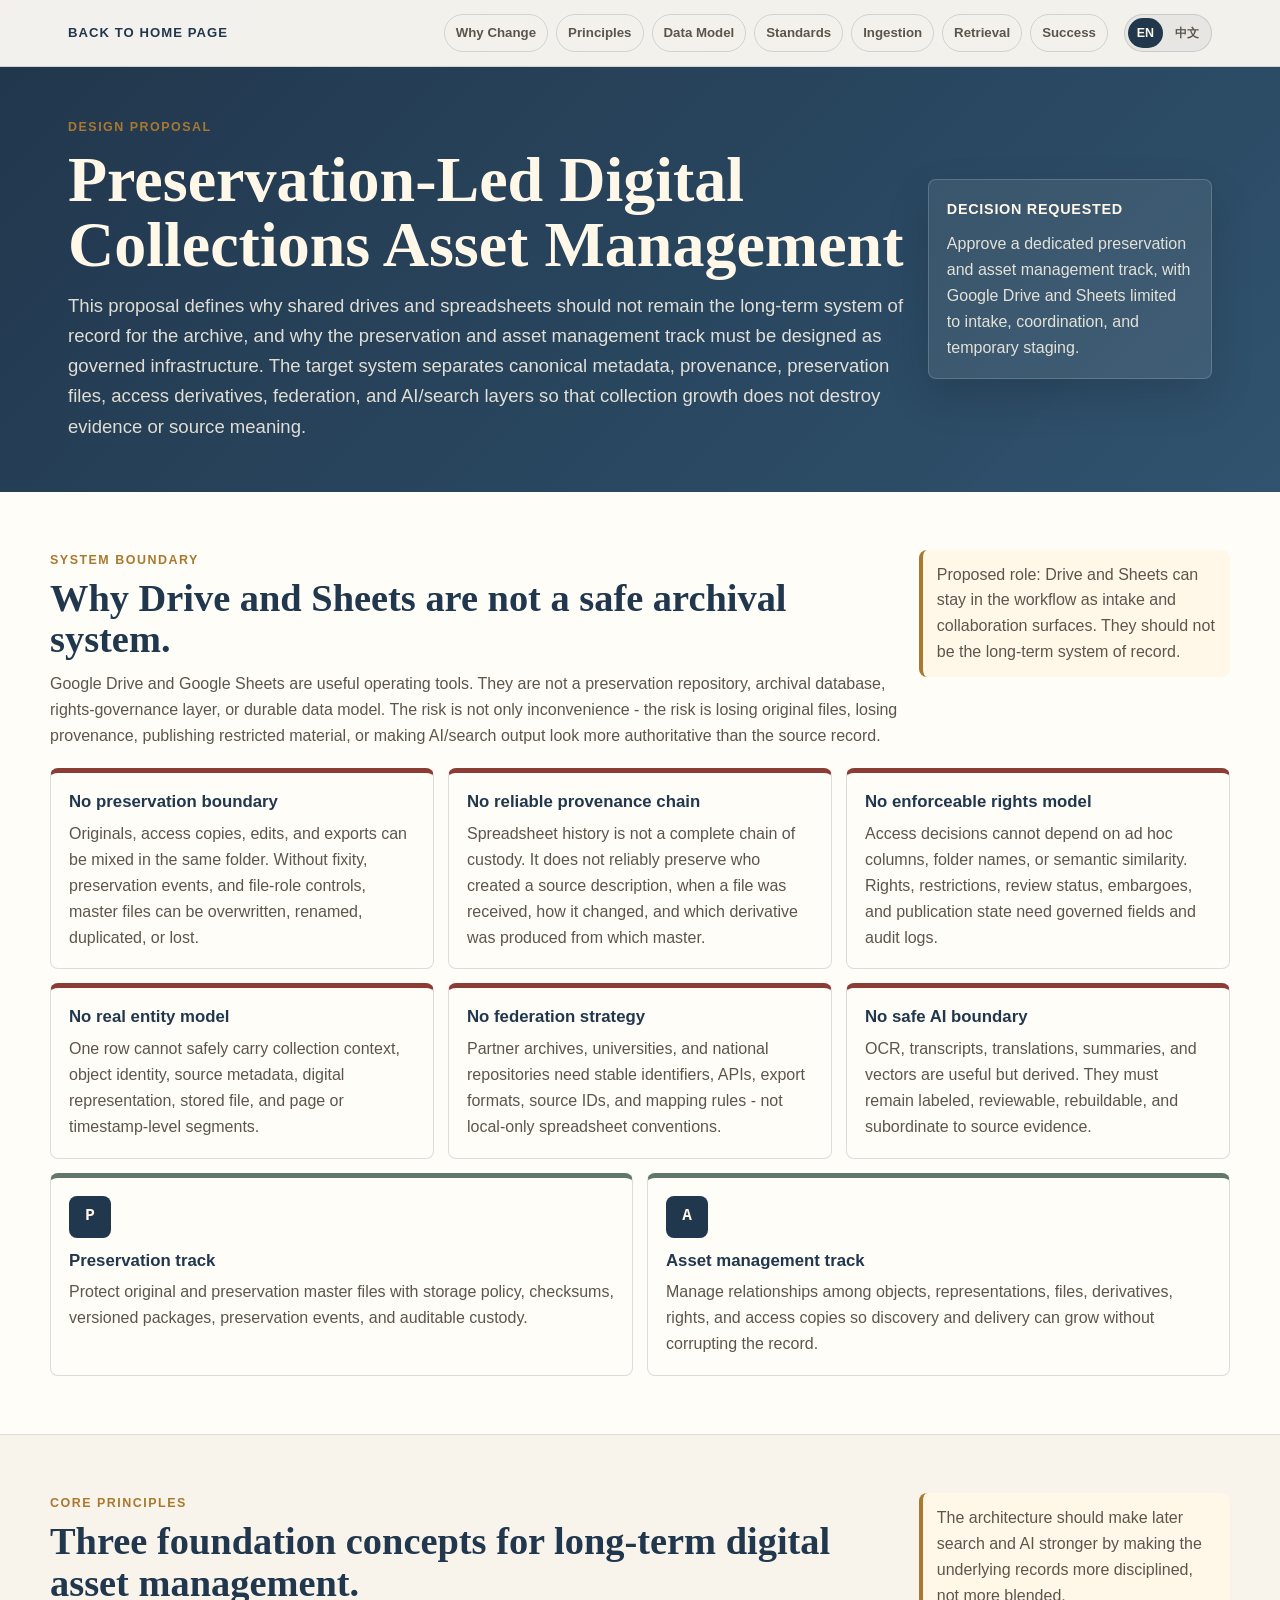
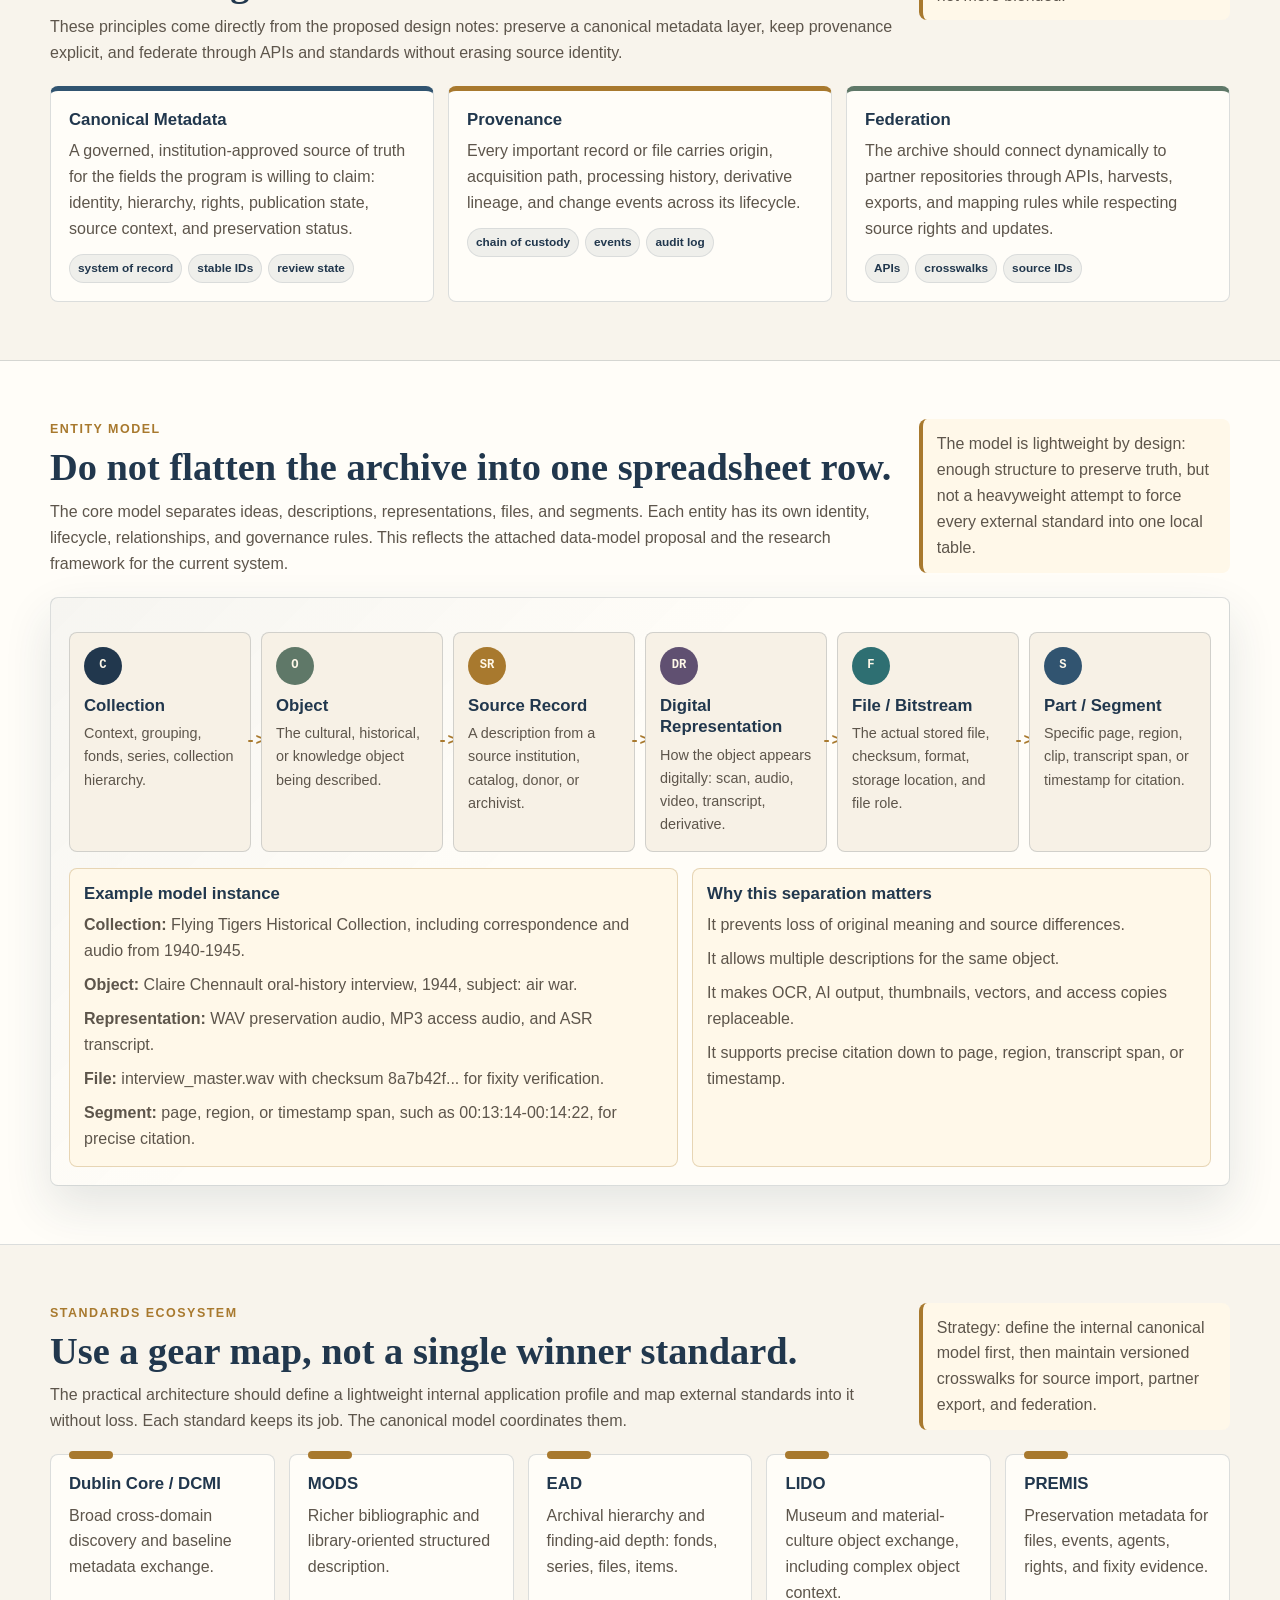
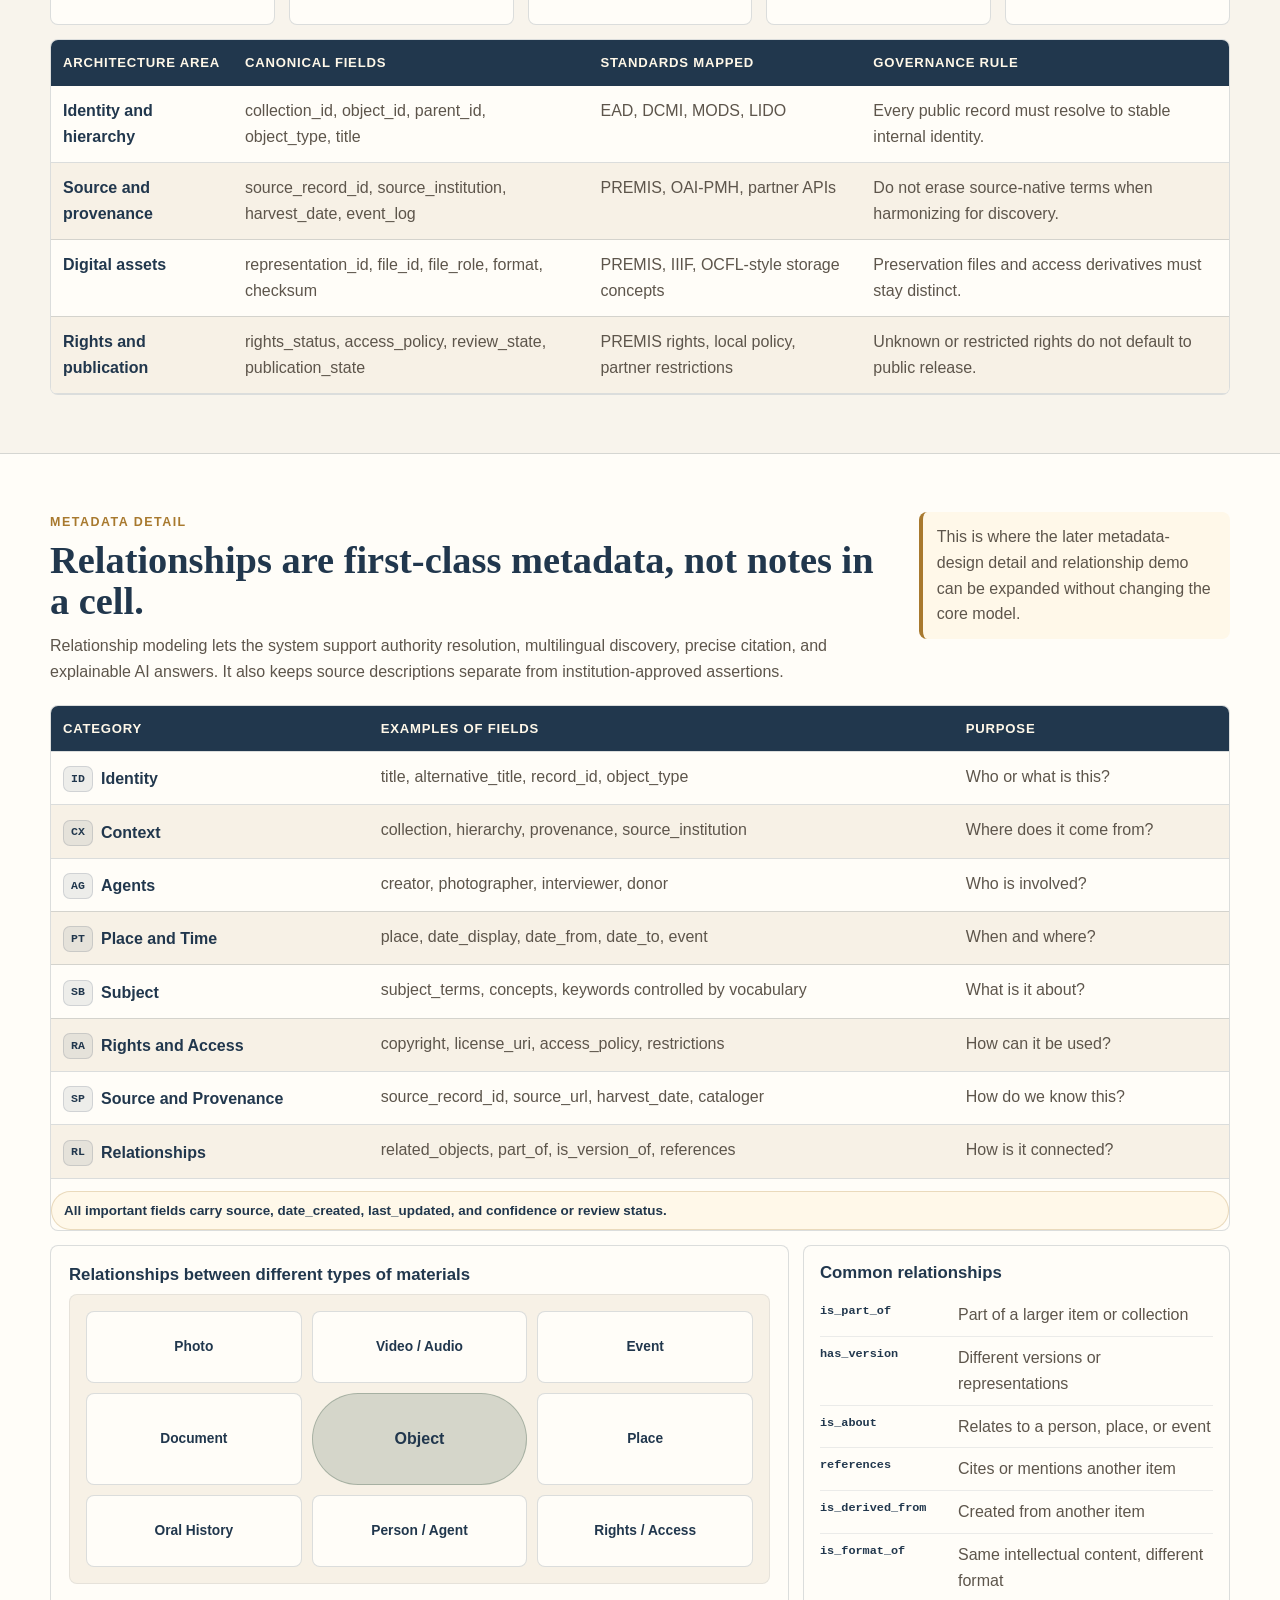
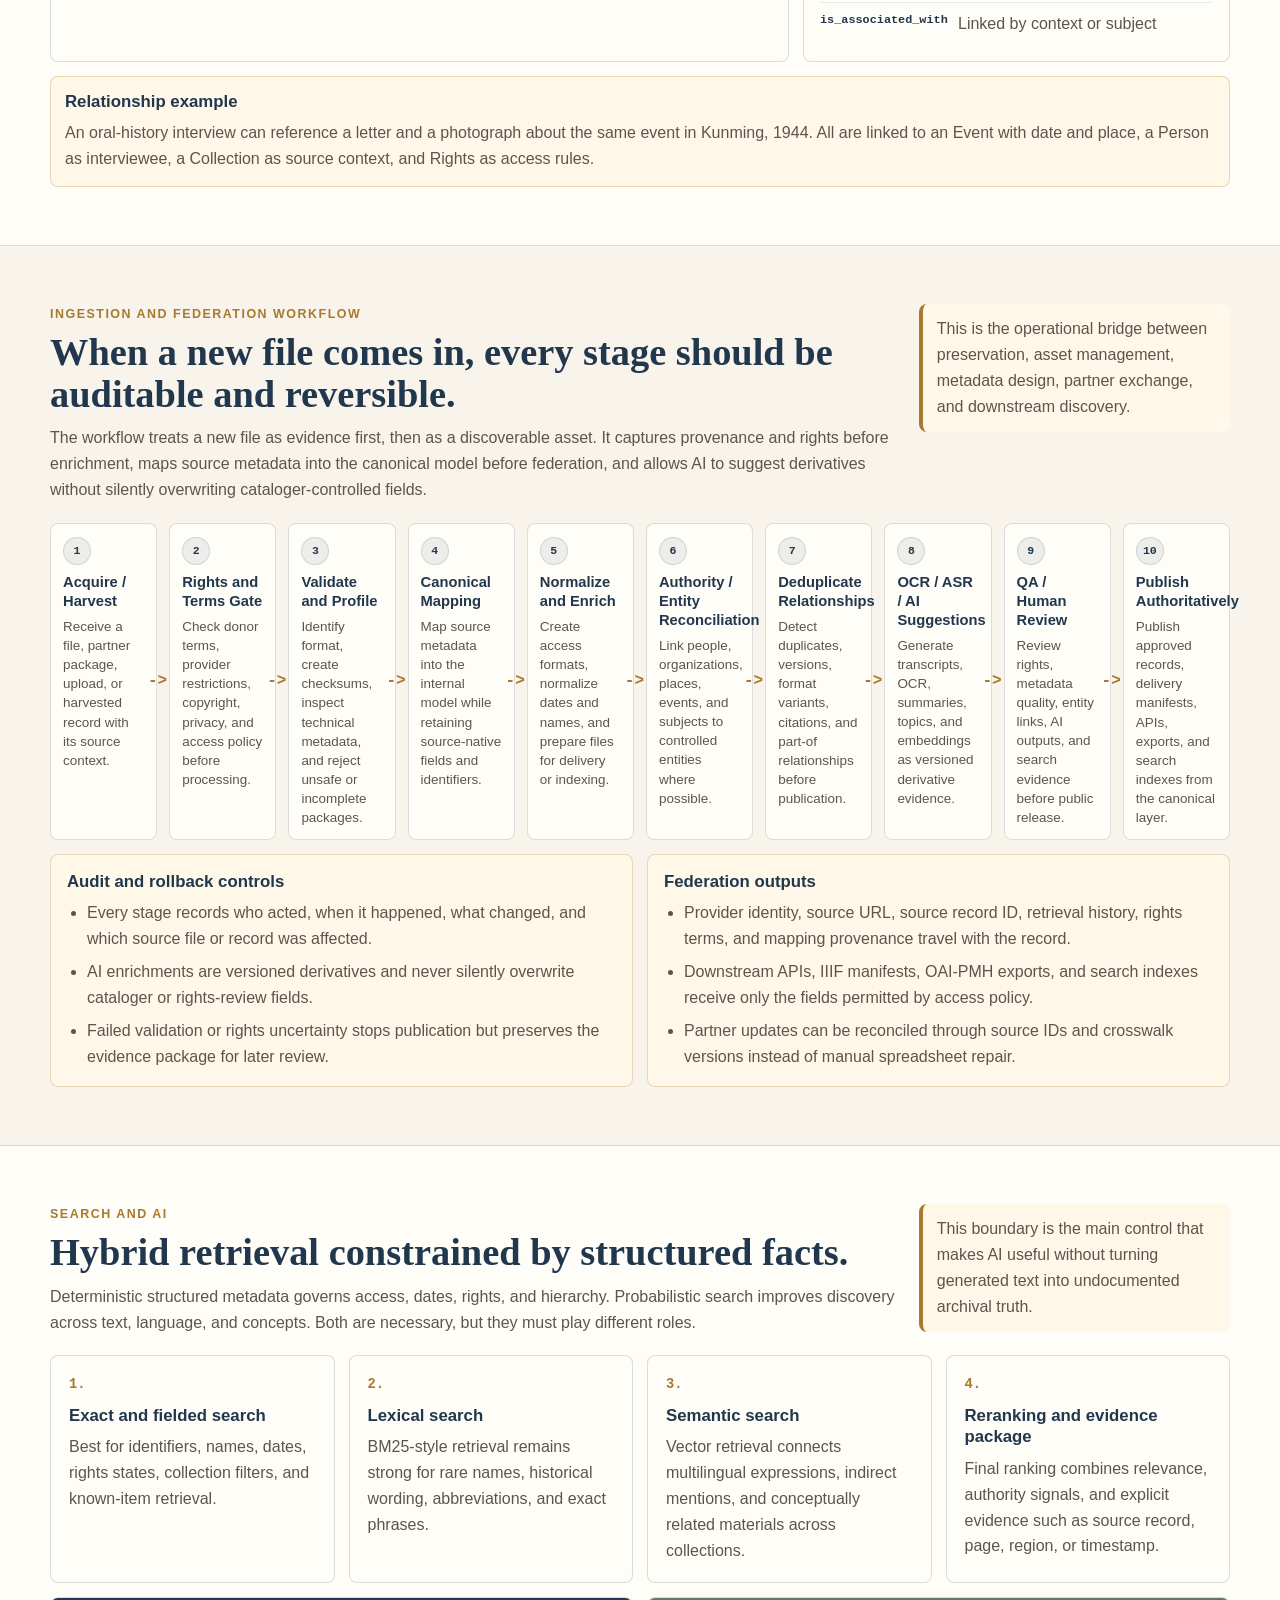
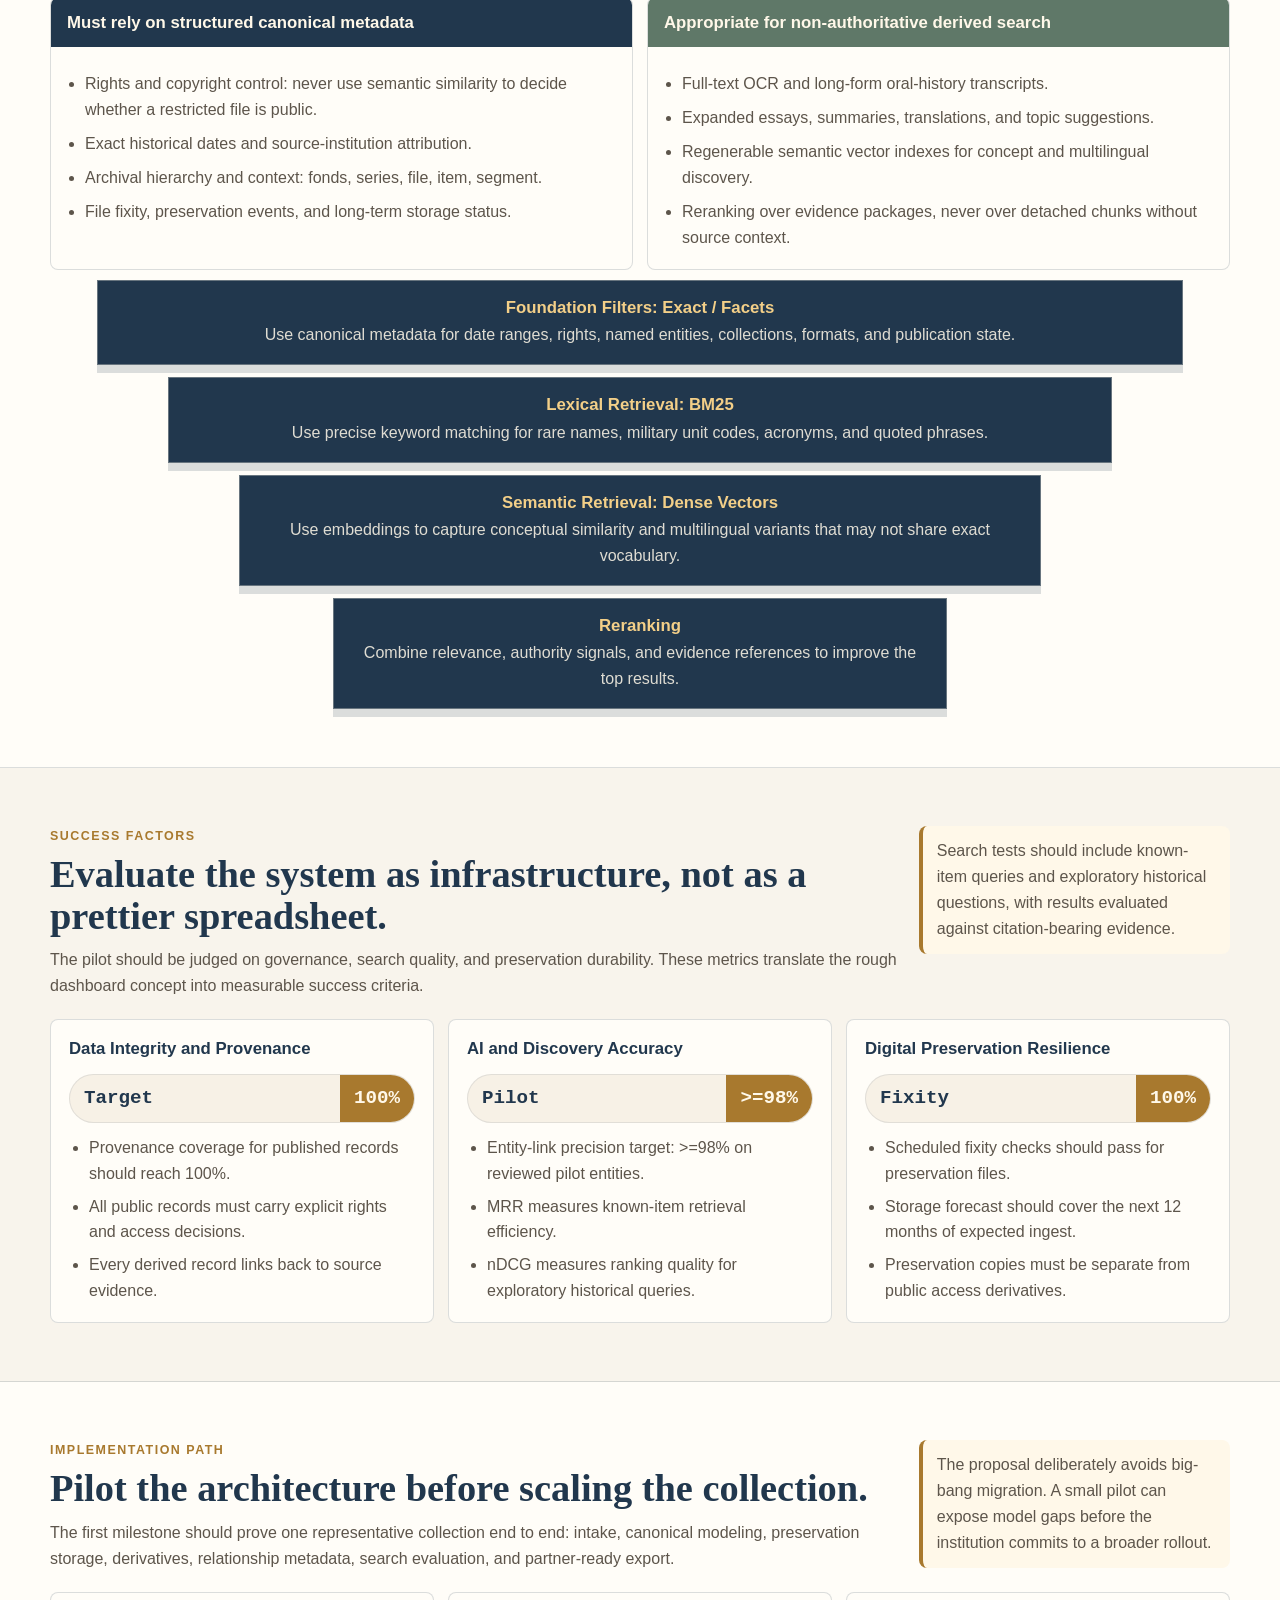
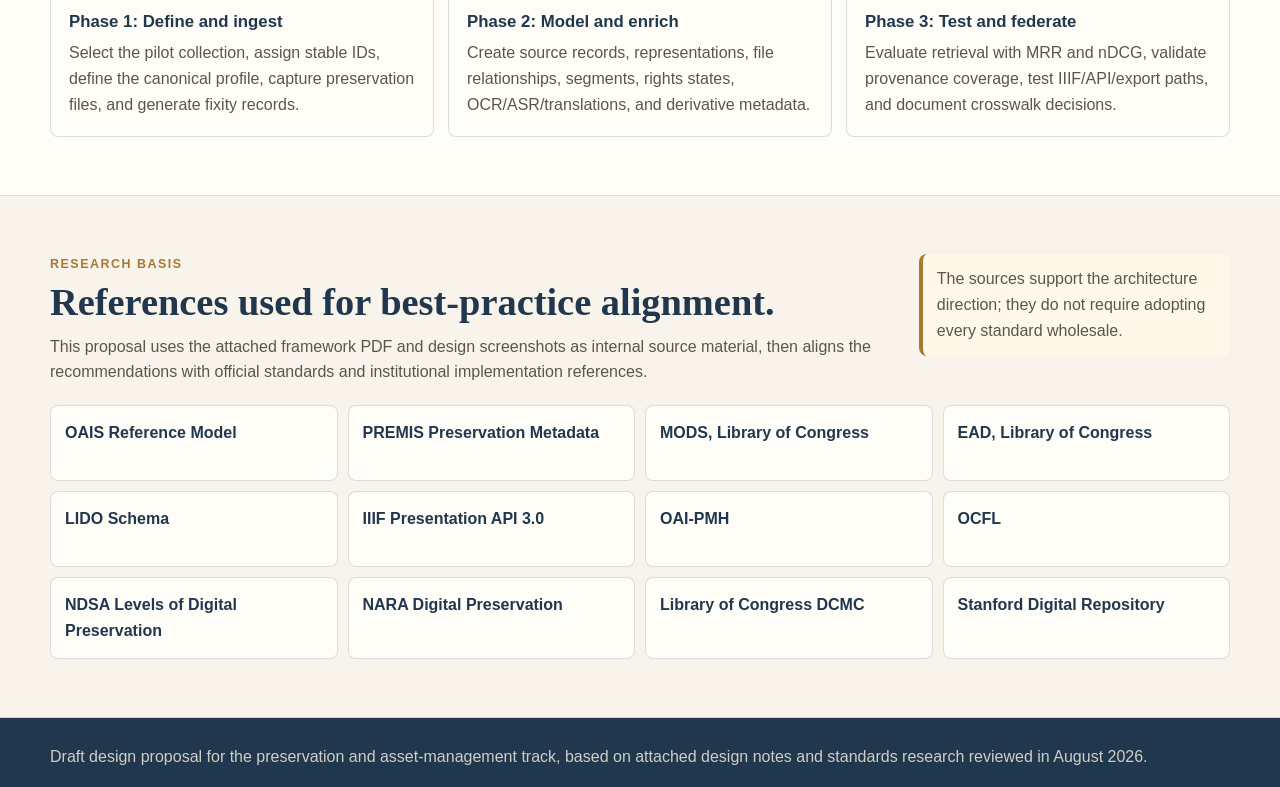
<file: docs/architecture/digital-collections-asset-management-design-proposal.html>
<!doctype html>
<html lang="en">
  <head>
    <meta charset="utf-8" />
    <meta name="viewport" content="width=device-width, initial-scale=1" />
    <title>Digital Collections Asset Management Design Proposal</title>
    <style>
      :root {
        --paper: #f4f2ed;
        --surface: #fffdf8;
        --surface-soft: #f8f4ec;
        --ink: #1e1a17;
        --muted: #5d554b;
        --navy: #21374d;
        --blue: #315470;
        --brass: #a8792e;
        --seal: #8b3c35;
        --sage: #5f7868;
        --teal: #2e6f72;
        --plum: #605071;
        --mist: #d8dee2;
        --line: rgba(33, 55, 77, 0.16);
        --line-strong: rgba(33, 55, 77, 0.32);
        --max: 1180px;
        --radius: 8px;
        --shadow: 0 20px 48px rgba(33, 55, 77, 0.12);
      }

      * {
        box-sizing: border-box;
      }

      html {
        scroll-behavior: smooth;
      }

      body {
        background:
          linear-gradient(90deg, rgba(33, 55, 77, 0.05) 1px, transparent 1px),
          linear-gradient(180deg, rgba(33, 55, 77, 0.04) 1px, transparent 1px),
          radial-gradient(circle at 90% 10%, rgba(168, 121, 46, 0.16), transparent 28%),
          var(--paper);
        background-size: 48px 48px, 48px 48px, auto, auto;
        color: var(--ink);
        font-family:
          "IBM Plex Sans", "Avenir Next", "Segoe UI", "PingFang SC",
          "Hiragino Sans GB", "Noto Sans SC", Arial, sans-serif;
        line-height: 1.62;
        margin: 0;
      }

      a {
        color: inherit;
      }

      .site-header {
        background: rgba(244, 242, 237, 0.94);
        border-bottom: 1px solid var(--line);
        position: sticky;
        top: 0;
        z-index: 10;
      }

      .topbar {
        align-items: center;
        display: flex;
        gap: 18px;
        justify-content: space-between;
        margin: 0 auto;
        max-width: var(--max);
        padding: 14px 122px 14px 18px;
        position: relative;
      }

      .brand {
        align-items: center;
        color: var(--navy);
        display: flex;
        gap: 10px;
        min-width: 0;
        text-decoration: none;
      }

      .brand span {
        color: var(--navy);
        font-size: 0.82rem;
        font-weight: 900;
        letter-spacing: 0.08em;
        text-transform: uppercase;
      }

      .topbar-tools,
      .nav,
      .lang-switch {
        align-items: center;
        display: flex;
      }

      .topbar-tools {
        flex-wrap: wrap;
        gap: 10px;
        justify-content: flex-end;
      }

      .nav {
        flex-wrap: wrap;
        gap: 8px;
        justify-content: flex-end;
      }

      .nav a {
        border: 1px solid var(--line);
        border-radius: 999px;
        color: var(--muted);
        font-size: 0.83rem;
        font-weight: 800;
        padding: 7px 11px;
        text-decoration: none;
      }

      .nav a:hover {
        border-color: var(--brass);
        color: var(--navy);
      }

      .lang-switch {
        background: rgba(33, 55, 77, 0.06);
        border: 1px solid var(--line);
        border-radius: 999px;
        gap: 3px;
        padding: 3px;
        position: absolute;
        right: 18px;
        top: 14px;
      }

      .lang-tab {
        appearance: none;
        background: transparent;
        border: 0;
        border-radius: 999px;
        color: var(--muted);
        cursor: pointer;
        font: inherit;
        font-size: 0.78rem;
        font-weight: 900;
        min-height: 30px;
        padding: 5px 9px;
      }

      .lang-tab.is-active {
        background: var(--navy);
        color: #fff8e9;
      }

      .hero {
        background:
          linear-gradient(135deg, rgba(33, 55, 77, 0.98), rgba(49, 84, 112, 0.95)),
          var(--navy);
        color: #fff8e9;
      }

      .hero-inner {
        align-items: center;
        display: grid;
        gap: 24px;
        grid-template-columns: minmax(0, 1fr) minmax(260px, 0.34fr);
        margin: 0 auto;
        max-width: var(--max);
        min-height: clamp(360px, 46vh, 500px);
        padding: clamp(28px, 4vw, 50px) 18px;
      }

      .hero-card {
        background: rgba(255, 248, 233, 0.08);
        border: 1px solid rgba(255, 248, 233, 0.18);
        border-radius: var(--radius);
        box-shadow: 0 18px 44px rgba(0, 0, 0, 0.14);
        padding: 18px;
      }

      .hero-card strong {
        color: #fff8e9;
        display: block;
        font-size: 0.9rem;
        letter-spacing: 0.05em;
        margin-bottom: 10px;
        text-transform: uppercase;
      }

      .hero-card p {
        color: rgba(255, 248, 233, 0.86);
        margin: 0;
      }

      .eyebrow,
      .kicker {
        color: var(--brass);
        display: block;
        font-size: 0.78rem;
        font-weight: 900;
        letter-spacing: 0.12em;
        text-transform: uppercase;
      }

      h1,
      h2,
      h3,
      h4 {
        margin: 0;
      }

      h1,
      h2 {
        font-family:
          "Cormorant Garamond", "Iowan Old Style", "Palatino Linotype",
          "Source Han Serif SC", "Noto Serif SC", "Songti SC", Georgia, serif;
      }

      h1 {
        font-size: clamp(2.2rem, 5vw, 4.6rem);
        font-weight: 700;
        letter-spacing: 0;
        line-height: 1.02;
        margin-top: 10px;
        max-width: 980px;
      }

      .hero-lead {
        color: rgba(255, 248, 233, 0.86);
        font-size: clamp(1rem, 1.45vw, 1.2rem);
        margin: 14px 0 0;
        max-width: 900px;
      }

      .band {
        background: var(--surface);
        border-bottom: 1px solid var(--line);
        padding: clamp(30px, 5vw, 58px) 18px;
      }

      .band.alt {
        background: var(--surface-soft);
      }

      .section-inner {
        margin: 0 auto;
        max-width: var(--max);
      }

      .section-head {
        align-items: start;
        display: grid;
        gap: 18px;
        grid-template-columns: minmax(0, 0.82fr) minmax(260px, 0.3fr);
        margin-bottom: 20px;
      }

      h2 {
        color: var(--navy);
        font-size: clamp(1.75rem, 3vw, 3.05rem);
        font-weight: 700;
        letter-spacing: 0;
        line-height: 1.08;
        margin-top: 8px;
      }

      h3 {
        color: var(--navy);
        font-size: 1.05rem;
        line-height: 1.28;
      }

      h4 {
        color: var(--navy);
        font-size: 0.88rem;
        font-weight: 900;
        letter-spacing: 0.04em;
        text-transform: uppercase;
      }

      .lead,
      .note,
      .card p,
      .model-node p,
      .standard p,
      .metric p,
      .step p,
      .track p,
      .table-card td {
        color: var(--muted);
      }

      .lead {
        margin: 10px 0 0;
        max-width: 850px;
      }

      .note {
        background: #fff8e9;
        border-left: 4px solid var(--brass);
        border-radius: var(--radius);
        margin: 0;
        padding: 12px 14px;
      }

      .grid {
        display: grid;
        gap: 14px;
      }

      .grid.two {
        grid-template-columns: repeat(2, minmax(0, 1fr));
      }

      .grid.three {
        grid-template-columns: repeat(3, minmax(0, 1fr));
      }

      .grid.four {
        grid-template-columns: repeat(4, minmax(0, 1fr));
      }

      .card,
      .metric,
      .standard,
      .step,
      .track,
      .table-card {
        background: #fffdf8;
        border: 1px solid var(--line);
        border-radius: var(--radius);
      }

      .card,
      .metric,
      .standard,
      .step,
      .track {
        padding: 18px;
      }

      .card h3,
      .metric h3,
      .standard h3,
      .step h3,
      .track h3 {
        margin-bottom: 8px;
      }

      .card p,
      .metric p,
      .standard p,
      .step p,
      .track p {
        margin: 0;
      }

      .danger {
        border-top: 5px solid var(--seal);
      }

      .safe {
        border-top: 5px solid var(--sage);
      }

      .brass {
        border-top: 5px solid var(--brass);
      }

      .blue {
        border-top: 5px solid var(--blue);
      }

      .plum {
        border-top: 5px solid var(--plum);
      }

      .tag-row {
        display: flex;
        flex-wrap: wrap;
        gap: 6px;
        margin-top: 12px;
      }

      .tag {
        background: rgba(33, 55, 77, 0.07);
        border: 1px solid rgba(33, 55, 77, 0.1);
        border-radius: 999px;
        color: var(--navy);
        font-size: 0.74rem;
        font-weight: 900;
        padding: 4px 8px;
      }

      .decision-panel {
        background: var(--navy);
        border-radius: var(--radius);
        color: #fff8e9;
        padding: 18px;
      }

      .decision-panel h3 {
        color: #fff8e9;
        margin-bottom: 10px;
      }

      .decision-panel ol,
      .decision-panel ul,
      .card ul,
      .metric ul,
      .standard ul,
      .step ul,
      .track ul {
        margin: 0;
        padding-left: 20px;
      }

      .decision-panel li {
        color: rgba(255, 248, 233, 0.86);
        margin-top: 7px;
      }

      .card li,
      .metric li,
      .standard li,
      .step li,
      .track li {
        color: var(--muted);
        margin-top: 7px;
      }

      .track-grid {
        display: grid;
        gap: 14px;
        grid-template-columns: repeat(4, minmax(0, 1fr));
      }

      .track {
        min-height: 100%;
      }

      .track-code {
        align-items: center;
        background: var(--navy);
        border-radius: var(--radius);
        color: #fff8e9;
        display: inline-flex;
        font-family: "IBM Plex Mono", "SFMono-Regular", Menlo, monospace;
        font-weight: 900;
        height: 42px;
        justify-content: center;
        margin-bottom: 12px;
        width: 42px;
      }

      .model-shell {
        background:
          linear-gradient(135deg, rgba(33, 55, 77, 0.04), transparent 42%),
          #fffdf8;
        border: 1px solid var(--line);
        border-radius: var(--radius);
        box-shadow: var(--shadow);
        padding: 18px;
      }

      .model-chain {
        align-items: stretch;
        display: grid;
        gap: 10px;
        grid-template-columns: repeat(6, minmax(0, 1fr));
        margin: 16px 0;
      }

      .model-node {
        background: #f7f1e6;
        border: 1px solid rgba(33, 55, 77, 0.18);
        border-radius: var(--radius);
        min-height: 164px;
        padding: 14px;
        position: relative;
      }

      .model-node::after {
        color: var(--brass);
        content: "->";
        font-family: "IBM Plex Mono", "SFMono-Regular", Menlo, monospace;
        font-weight: 900;
        position: absolute;
        right: -15px;
        top: 50%;
        transform: translateY(-50%);
      }

      .model-node:last-child::after {
        content: "";
      }

      .model-icon {
        align-items: center;
        background: var(--navy);
        border-radius: 999px;
        color: #fff8e9;
        display: inline-flex;
        font-family: "IBM Plex Mono", "SFMono-Regular", Menlo, monospace;
        font-size: 0.76rem;
        font-weight: 900;
        height: 38px;
        justify-content: center;
        margin-bottom: 10px;
        width: 38px;
      }

      .model-node:nth-child(2) .model-icon {
        background: var(--sage);
      }

      .model-node:nth-child(3) .model-icon {
        background: var(--brass);
      }

      .model-node:nth-child(4) .model-icon {
        background: var(--plum);
      }

      .model-node:nth-child(5) .model-icon {
        background: var(--teal);
      }

      .model-node:nth-child(6) .model-icon {
        background: var(--blue);
      }

      .model-node h3 {
        margin-bottom: 6px;
      }

      .model-node p {
        font-size: 0.9rem;
        margin: 0;
      }

      .example-grid {
        display: grid;
        gap: 14px;
        grid-template-columns: minmax(0, 0.54fr) minmax(0, 0.46fr);
        margin-top: 14px;
      }

      .example-box {
        background: #fff8e9;
        border: 1px solid rgba(168, 121, 46, 0.28);
        border-radius: var(--radius);
        padding: 14px;
      }

      .example-box h3 {
        margin-bottom: 8px;
      }

      .example-box p {
        color: var(--muted);
        margin: 0;
      }

      .example-box p + p {
        margin-top: 8px;
      }

      .gear-map {
        display: grid;
        gap: 14px;
        grid-template-columns: repeat(5, minmax(0, 1fr));
      }

      .standard {
        min-height: 100%;
        position: relative;
      }

      .standard::before {
        background: var(--brass);
        border-radius: 999px;
        content: "";
        height: 8px;
        left: 18px;
        position: absolute;
        top: -4px;
        width: 44px;
      }

      .split-layout {
        display: grid;
        gap: 14px;
        grid-template-columns: minmax(0, 1fr) minmax(0, 1fr);
      }

      .split-panel {
        background: #fffdf8;
        border: 1px solid var(--line);
        border-radius: var(--radius);
        overflow: hidden;
      }

      .split-panel h3 {
        background: var(--navy);
        color: #fff8e9;
        padding: 14px 16px;
      }

      .split-panel.search h3 {
        background: var(--sage);
      }

      .split-panel ul {
        margin: 0;
        padding: 16px 18px 18px 34px;
      }

      .split-panel li {
        color: var(--muted);
        margin-top: 8px;
      }

      .search-logic-grid {
        display: grid;
        gap: 14px;
        grid-template-columns: repeat(4, minmax(0, 1fr));
        margin-top: 14px;
      }

      .search-logic-grid + .split-layout {
        margin-top: 14px;
      }

      .search-logic-card {
        background: #fffdf8;
        border: 1px solid var(--line);
        border-radius: var(--radius);
        min-height: 100%;
        padding: 18px;
      }

      .search-logic-number {
        color: var(--brass);
        display: block;
        font-family: "IBM Plex Mono", "SFMono-Regular", Menlo, monospace;
        font-size: 0.86rem;
        font-weight: 900;
        margin-bottom: 8px;
      }

      .search-logic-card h3 {
        margin-bottom: 8px;
      }

      .search-logic-card p {
        color: var(--muted);
        margin: 0;
      }

      .funnel {
        display: grid;
        gap: 12px;
        justify-items: center;
        margin-top: 10px;
      }

      .funnel-step {
        background: var(--navy);
        border: 1px solid rgba(255, 248, 233, 0.32);
        box-shadow: 0 8px 0 rgba(33, 55, 77, 0.16);
        color: #fff8e9;
        padding: 16px 22px;
        text-align: center;
      }

      .funnel-step:nth-child(1) {
        width: 92%;
      }

      .funnel-step:nth-child(2) {
        width: 80%;
      }

      .funnel-step:nth-child(3) {
        width: 68%;
      }

      .funnel-step:nth-child(4) {
        width: 52%;
      }

      .funnel-step h3 {
        color: #f3cf88;
        margin-bottom: 4px;
      }

      .funnel-step p {
        color: rgba(255, 248, 233, 0.86);
        margin: 0;
      }

      .strategy-table {
        margin-bottom: 14px;
      }

      .category-label {
        align-items: center;
        color: var(--navy);
        display: inline-flex;
        font-weight: 900;
        gap: 8px;
      }

      .category-mark {
        align-items: center;
        background: rgba(33, 55, 77, 0.08);
        border: 1px solid rgba(33, 55, 77, 0.14);
        border-radius: 7px;
        display: inline-flex;
        font-family: "IBM Plex Mono", "SFMono-Regular", Menlo, monospace;
        font-size: 0.72rem;
        height: 26px;
        justify-content: center;
        width: 30px;
      }

      .field-note {
        background: #fff8e9;
        border: 1px solid rgba(168, 121, 46, 0.24);
        border-radius: 999px;
        color: var(--navy);
        font-size: 0.84rem;
        font-weight: 800;
        margin: 12px 0 0;
        padding: 8px 12px;
      }

      .material-layout {
        display: grid;
        gap: 14px;
        grid-template-columns: minmax(0, 0.9fr) minmax(270px, 0.52fr);
        margin-top: 14px;
      }

      .material-map {
        background: #f7f1e6;
        border: 1px solid rgba(33, 55, 77, 0.08);
        border-radius: var(--radius);
        display: grid;
        gap: 10px;
        grid-template-columns: repeat(3, minmax(0, 1fr));
        padding: 16px;
      }

      .material-node,
      .material-object {
        align-items: center;
        border-radius: var(--radius);
        display: flex;
        font-weight: 900;
        justify-content: center;
        min-height: 72px;
        padding: 10px;
        text-align: center;
      }

      .material-node {
        background: #fffdf8;
        border: 1px solid var(--line);
        color: var(--navy);
        font-size: 0.86rem;
      }

      .material-object {
        background: rgba(95, 120, 104, 0.22);
        border: 1px solid rgba(95, 120, 104, 0.4);
        border-radius: 999px;
        color: var(--navy);
        min-height: 92px;
      }

      .relation-types {
        background: #fffdf8;
        border: 1px solid var(--line);
        border-radius: var(--radius);
        padding: 16px;
      }

      .relation-types h3 {
        margin-bottom: 10px;
      }

      .relation-types dl {
        margin: 0;
      }

      .relation-types div {
        border-bottom: 1px solid rgba(33, 55, 77, 0.09);
        display: grid;
        gap: 10px;
        grid-template-columns: minmax(0, 128px) minmax(0, 1fr);
        padding: 8px 0;
      }

      .relation-types div:last-child {
        border-bottom: 0;
      }

      .relation-types dt {
        color: var(--navy);
        font-family: "IBM Plex Mono", "SFMono-Regular", Menlo, monospace;
        font-size: 0.74rem;
        font-weight: 900;
      }

      .relation-types dd {
        color: var(--muted);
        margin: 0;
      }

      .workflow-rail {
        display: grid;
        gap: 12px;
        grid-template-columns: repeat(10, minmax(98px, 1fr));
        margin-top: 14px;
      }

      .workflow-step {
        background: #fffdf8;
        border: 1px solid var(--line);
        border-radius: var(--radius);
        min-height: 150px;
        padding: 12px;
        position: relative;
      }

      .workflow-step::after {
        color: var(--brass);
        content: "->";
        font-family: "IBM Plex Mono", "SFMono-Regular", Menlo, monospace;
        font-weight: 900;
        position: absolute;
        right: -11px;
        top: 50%;
        transform: translateY(-50%);
        z-index: 1;
      }

      .workflow-step:last-child::after {
        content: "";
      }

      .workflow-number {
        align-items: center;
        background: rgba(33, 55, 77, 0.08);
        border: 1px solid rgba(33, 55, 77, 0.14);
        border-radius: 999px;
        color: var(--navy);
        display: inline-flex;
        font-family: "IBM Plex Mono", "SFMono-Regular", Menlo, monospace;
        font-size: 0.72rem;
        font-weight: 900;
        height: 28px;
        justify-content: center;
        margin-bottom: 8px;
        width: 28px;
      }

      .workflow-step h3 {
        font-size: 0.92rem;
        margin-bottom: 6px;
      }

      .workflow-step p {
        color: var(--muted);
        font-size: 0.84rem;
        line-height: 1.42;
        margin: 0;
      }

      .workflow-notes {
        display: grid;
        gap: 14px;
        grid-template-columns: repeat(2, minmax(0, 1fr));
        margin-top: 14px;
      }

      .workflow-note {
        background: #fff8e9;
        border: 1px solid rgba(168, 121, 46, 0.26);
        border-radius: var(--radius);
        padding: 16px;
      }

      .workflow-note h3 {
        margin-bottom: 8px;
      }

      .workflow-note ul {
        margin: 0;
        padding-left: 20px;
      }

      .workflow-note li {
        color: var(--muted);
        margin-top: 7px;
      }

      .relation-map {
        background: #f7f1e6;
        border: 1px solid rgba(33, 55, 77, 0.08);
        border-radius: var(--radius);
        display: grid;
        gap: 14px;
        padding: 16px;
      }

      .relation-hub {
        align-items: center;
        background: rgba(95, 120, 104, 0.18);
        border: 1px solid rgba(95, 120, 104, 0.34);
        border-radius: 999px;
        color: var(--navy);
        display: inline-flex;
        font-weight: 900;
        justify-content: center;
        justify-self: center;
        min-height: 56px;
        min-width: 144px;
        padding: 10px 18px;
      }

      .relation-spokes {
        display: flex;
        flex-wrap: wrap;
        gap: 10px;
        justify-content: center;
      }

      .relation-node {
        background: #fffdf8;
        border: 1px solid var(--line);
        border-radius: 999px;
        color: var(--navy);
        font-size: 0.78rem;
        font-weight: 900;
        padding: 6px 10px;
      }

      .table-card {
        overflow-x: auto;
      }

      table {
        border-collapse: collapse;
        min-width: 840px;
        width: 100%;
      }

      th,
      td {
        border-bottom: 1px solid var(--line);
        padding: 12px;
        text-align: left;
        vertical-align: top;
      }

      th {
        background: var(--navy);
        color: #fff8e9;
        font-size: 0.82rem;
        letter-spacing: 0.06em;
        text-transform: uppercase;
      }

      tr:nth-child(even) td {
        background: #f7f1e6;
      }

      td strong {
        color: var(--navy);
      }

      .metric-grid {
        display: grid;
        gap: 14px;
        grid-template-columns: repeat(3, minmax(0, 1fr));
      }

      .metric-value {
        align-items: center;
        background: #f7f1e6;
        border: 1px solid rgba(33, 55, 77, 0.1);
        border-radius: 999px;
        color: var(--navy);
        display: flex;
        font-family: "IBM Plex Mono", "SFMono-Regular", Menlo, monospace;
        font-size: 1.2rem;
        font-weight: 900;
        justify-content: space-between;
        margin: 14px 0 12px;
        overflow: hidden;
        padding-left: 14px;
      }

      .metric-fill {
        background: var(--brass);
        color: #fff8e9;
        padding: 8px 14px;
      }

      .source-links {
        display: grid;
        gap: 10px;
        grid-template-columns: repeat(4, minmax(0, 1fr));
      }

      .source-links a {
        background: #fffdf8;
        border: 1px solid var(--line);
        border-radius: var(--radius);
        color: var(--navy);
        font-weight: 900;
        min-height: 76px;
        padding: 14px;
        text-decoration: none;
      }

      .source-links a:hover {
        border-color: var(--brass);
      }

      .footer {
        background: var(--navy);
        color: rgba(255, 248, 233, 0.78);
        padding: 26px 18px;
      }

      .footer-inner {
        align-items: center;
        display: flex;
        gap: 18px;
        justify-content: space-between;
        margin: 0 auto;
        max-width: var(--max);
      }

      .footer a {
        color: #fff8e9;
        font-weight: 900;
        text-decoration: none;
      }

      @media (max-width: 1080px) {
        .hero-inner,
        .section-head,
        .grid.two,
        .grid.three,
        .grid.four,
        .track-grid,
        .model-chain,
        .gear-map,
        .split-layout,
        .search-logic-grid,
        .example-grid,
        .material-layout,
        .material-map,
        .workflow-rail,
        .workflow-notes,
        .metric-grid,
        .source-links {
          grid-template-columns: 1fr;
        }

        .model-node::after {
          bottom: -18px;
          right: auto;
          top: auto;
          transform: rotate(90deg);
        }

        .workflow-step::after {
          bottom: -18px;
          left: 18px;
          right: auto;
          top: auto;
          transform: rotate(90deg);
        }
      }

      @media (max-width: 980px) {
        .topbar,
        .topbar-tools,
        .footer-inner {
          align-items: flex-start;
          flex-direction: column;
        }

        .topbar {
          padding-right: 18px;
        }

        .lang-switch {
          position: static;
        }

        .nav {
          justify-content: flex-start;
        }

        .hero-inner {
          min-height: auto;
          padding-bottom: 40px;
          padding-top: 36px;
        }

        h1 {
          font-size: clamp(2.1rem, 10vw, 2.7rem);
        }
      }

      @media (max-width: 560px) {
        .brand span {
          display: none;
        }

        .band {
          padding-left: 12px;
          padding-right: 12px;
        }

        .card,
        .metric,
        .standard,
        .step,
        .track,
        .model-shell {
          padding: 14px;
        }

        .funnel-step,
        .funnel-step:nth-child(1),
        .funnel-step:nth-child(2),
        .funnel-step:nth-child(3),
        .funnel-step:nth-child(4) {
          width: 100%;
        }
      }
    </style>
  </head>
  <body data-lang="en">
    <header class="site-header">
      <div class="topbar">
        <a class="brand" href="../../index.html" aria-label="Back to home page">
          <span>Back to home page</span>
        </a>
        <div class="topbar-tools">
          <div class="lang-switch" role="group" aria-label="Language">
            <button class="lang-tab is-active" data-lang="en" type="button">EN</button>
            <button class="lang-tab" data-lang="zh" type="button">中文</button>
          </div>
          <nav class="nav" aria-label="Proposal sections">
            <a href="#why" data-i18n="navWhy">Why Change</a>
            <a href="#principles" data-i18n="navPrinciples">Principles</a>
            <a href="#model" data-i18n="navModel">Data Model</a>
            <a href="#standards" data-i18n="navStandards">Standards</a>
            <a href="#ingestion" data-i18n="navIngestion">Ingestion</a>
            <a href="#retrieval" data-i18n="navRetrieval">Retrieval</a>
            <a href="#success" data-i18n="navSuccess">Success</a>
          </nav>
        </div>
      </div>
    </header>

    <main>
      <section class="hero">
        <div class="hero-inner">
          <div>
            <span class="eyebrow" data-i18n="heroEyebrow">Design Proposal</span>
            <h1 data-i18n="heroTitle">Preservation-Led Digital Collections Asset Management</h1>
            <p class="hero-lead" data-i18n="heroLead">
              This proposal defines why shared drives and spreadsheets should not remain the
              long-term system of record for the archive, and why the preservation and asset
              management track must be designed as governed infrastructure. The target system
              separates canonical metadata, provenance, preservation files, access derivatives,
              federation, and AI/search layers so that collection growth does not destroy
              evidence or source meaning.
            </p>
          </div>
          <aside class="hero-card">
            <strong data-i18n="heroAskTitle">Decision Requested</strong>
            <p data-i18n="heroAskBody">
              Approve a dedicated preservation and asset management track, with Google Drive and
              Sheets limited to intake, coordination, and temporary staging.
            </p>
          </aside>
        </div>
      </section>

      <section class="band" id="why">
        <div class="section-inner">
          <div class="section-head">
            <div>
              <span class="kicker" data-i18n="whyKicker">System Boundary</span>
              <h2 data-i18n="whyTitle">Why Drive and Sheets are not a safe archival system.</h2>
              <p class="lead" data-i18n="whyLead">
                Google Drive and Google Sheets are useful operating tools. They are not a
                preservation repository, archival database, rights-governance layer, or durable
                data model. The risk is not only inconvenience - the risk is losing original files,
                losing provenance, publishing restricted material, or making AI/search output look
                more authoritative than the source record.
              </p>
            </div>
            <p class="note" data-i18n="whyNote">
              Proposed role: Drive and Sheets can stay in the workflow as intake and collaboration
              surfaces. They should not be the long-term system of record.
            </p>
          </div>

          <div class="grid three">
            <article class="card danger">
              <h3 data-i18n="driveRisk1Title">No preservation boundary</h3>
              <p data-i18n="driveRisk1Body">
                Originals, access copies, edits, and exports can be mixed in the same folder.
                Without fixity, preservation events, and file-role controls, master files can be
                overwritten, renamed, duplicated, or lost.
              </p>
            </article>
            <article class="card danger">
              <h3 data-i18n="driveRisk2Title">No reliable provenance chain</h3>
              <p data-i18n="driveRisk2Body">
                Spreadsheet history is not a complete chain of custody. It does not reliably
                preserve who created a source description, when a file was received, how it changed,
                and which derivative was produced from which master.
              </p>
            </article>
            <article class="card danger">
              <h3 data-i18n="driveRisk3Title">No enforceable rights model</h3>
              <p data-i18n="driveRisk3Body">
                Access decisions cannot depend on ad hoc columns, folder names, or semantic
                similarity. Rights, restrictions, review status, embargoes, and publication state
                need governed fields and audit logs.
              </p>
            </article>
            <article class="card danger">
              <h3 data-i18n="driveRisk4Title">No real entity model</h3>
              <p data-i18n="driveRisk4Body">
                One row cannot safely carry collection context, object identity, source metadata,
                digital representation, stored file, and page or timestamp-level segments.
              </p>
            </article>
            <article class="card danger">
              <h3 data-i18n="driveRisk5Title">No federation strategy</h3>
              <p data-i18n="driveRisk5Body">
                Partner archives, universities, and national repositories need stable identifiers,
                APIs, export formats, source IDs, and mapping rules - not local-only spreadsheet
                conventions.
              </p>
            </article>
            <article class="card danger">
              <h3 data-i18n="driveRisk6Title">No safe AI boundary</h3>
              <p data-i18n="driveRisk6Body">
                OCR, transcripts, translations, summaries, and vectors are useful but derived.
                They must remain labeled, reviewable, rebuildable, and subordinate to source
                evidence.
              </p>
            </article>
          </div>

          <div class="grid two" style="margin-top: 14px">
            <article class="track safe">
              <div class="track-code">P</div>
              <h3 data-i18n="trackPTitle">Preservation track</h3>
              <p data-i18n="trackPBody">
                Protect original and preservation master files with storage policy, checksums,
                versioned packages, preservation events, and auditable custody.
              </p>
            </article>
            <article class="track safe">
              <div class="track-code">A</div>
              <h3 data-i18n="trackATitle">Asset management track</h3>
              <p data-i18n="trackABody">
                Manage relationships among objects, representations, files, derivatives, rights,
                and access copies so discovery and delivery can grow without corrupting the record.
              </p>
            </article>
          </div>
        </div>
      </section>

      <section class="band alt" id="principles">
        <div class="section-inner">
          <div class="section-head">
            <div>
              <span class="kicker" data-i18n="principlesKicker">Core Principles</span>
              <h2 data-i18n="principlesTitle">Three foundation concepts for long-term digital asset management.</h2>
              <p class="lead" data-i18n="principlesLead">
                These principles come directly from the proposed design notes: preserve a canonical
                metadata layer, keep provenance explicit, and federate through APIs and standards
                without erasing source identity.
              </p>
            </div>
            <p class="note" data-i18n="principlesNote">
              The architecture should make later search and AI stronger by making the underlying
              records more disciplined, not more blended.
            </p>
          </div>

          <div class="grid three">
            <article class="card blue">
              <h3 data-i18n="principle1Title">Canonical Metadata</h3>
              <p data-i18n="principle1Body">
                A governed, institution-approved source of truth for the fields the program is
                willing to claim: identity, hierarchy, rights, publication state, source context,
                and preservation status.
              </p>
              <div class="tag-row">
                <span class="tag">system of record</span>
                <span class="tag">stable IDs</span>
                <span class="tag">review state</span>
              </div>
            </article>
            <article class="card brass">
              <h3 data-i18n="principle2Title">Provenance</h3>
              <p data-i18n="principle2Body">
                Every important record or file carries origin, acquisition path, processing history,
                derivative lineage, and change events across its lifecycle.
              </p>
              <div class="tag-row">
                <span class="tag">chain of custody</span>
                <span class="tag">events</span>
                <span class="tag">audit log</span>
              </div>
            </article>
            <article class="card safe">
              <h3 data-i18n="principle3Title">Federation</h3>
              <p data-i18n="principle3Body">
                The archive should connect dynamically to partner repositories through APIs,
                harvests, exports, and mapping rules while respecting source rights and updates.
              </p>
              <div class="tag-row">
                <span class="tag">APIs</span>
                <span class="tag">crosswalks</span>
                <span class="tag">source IDs</span>
              </div>
            </article>
          </div>
        </div>
      </section>

      <section class="band" id="model">
        <div class="section-inner">
          <div class="section-head">
            <div>
              <span class="kicker" data-i18n="modelKicker">Entity Model</span>
              <h2 data-i18n="modelTitle">Do not flatten the archive into one spreadsheet row.</h2>
              <p class="lead" data-i18n="modelLead">
                The core model separates ideas, descriptions, representations, files, and segments.
                Each entity has its own identity, lifecycle, relationships, and governance rules.
                This reflects the attached data-model proposal and the research framework for the
                current system.
              </p>
            </div>
            <p class="note" data-i18n="modelNote">
              The model is lightweight by design: enough structure to preserve truth, but not a
              heavyweight attempt to force every external standard into one local table.
            </p>
          </div>

          <div class="model-shell">
            <div class="model-chain" aria-label="Data model chain">
              <article class="model-node">
                <div class="model-icon">C</div>
                <h3 data-i18n="modelNode1Title">Collection</h3>
                <p data-i18n="modelNode1Body">Context, grouping, fonds, series, collection hierarchy.</p>
              </article>
              <article class="model-node">
                <div class="model-icon">O</div>
                <h3 data-i18n="modelNode2Title">Object</h3>
                <p data-i18n="modelNode2Body">The cultural, historical, or knowledge object being described.</p>
              </article>
              <article class="model-node">
                <div class="model-icon">SR</div>
                <h3 data-i18n="modelNode3Title">Source Record</h3>
                <p data-i18n="modelNode3Body">A description from a source institution, catalog, donor, or archivist.</p>
              </article>
              <article class="model-node">
                <div class="model-icon">DR</div>
                <h3 data-i18n="modelNode4Title">Digital Representation</h3>
                <p data-i18n="modelNode4Body">How the object appears digitally: scan, audio, video, transcript, derivative.</p>
              </article>
              <article class="model-node">
                <div class="model-icon">F</div>
                <h3 data-i18n="modelNode5Title">File / Bitstream</h3>
                <p data-i18n="modelNode5Body">The actual stored file, checksum, format, storage location, and file role.</p>
              </article>
              <article class="model-node">
                <div class="model-icon">S</div>
                <h3 data-i18n="modelNode6Title">Part / Segment</h3>
                <p data-i18n="modelNode6Body">Specific page, region, clip, transcript span, or timestamp for citation.</p>
              </article>
            </div>

            <div class="example-grid">
              <article class="example-box">
                <h3 data-i18n="exampleTitle">Example model instance</h3>
                <p data-i18n="example1"><strong>Collection:</strong> Flying Tigers Historical Collection, including correspondence and audio from 1940-1945.</p>
                <p data-i18n="example2"><strong>Object:</strong> Claire Chennault oral-history interview, 1944, subject: air war.</p>
                <p data-i18n="example3"><strong>Representation:</strong> WAV preservation audio, MP3 access audio, and ASR transcript.</p>
                <p data-i18n="example4"><strong>File:</strong> interview_master.wav with checksum 8a7b42f... for fixity verification.</p>
                <p data-i18n="example5"><strong>Segment:</strong> page, region, or timestamp span, such as 00:13:14-00:14:22, for precise citation.</p>
              </article>
              <article class="example-box">
                <h3 data-i18n="separationTitle">Why this separation matters</h3>
                <p data-i18n="separation1">It prevents loss of original meaning and source differences.</p>
                <p data-i18n="separation2">It allows multiple descriptions for the same object.</p>
                <p data-i18n="separation3">It makes OCR, AI output, thumbnails, vectors, and access copies replaceable.</p>
                <p data-i18n="separation4">It supports precise citation down to page, region, transcript span, or timestamp.</p>
              </article>
            </div>
          </div>
        </div>
      </section>

      <section class="band alt" id="standards">
        <div class="section-inner">
          <div class="section-head">
            <div>
              <span class="kicker" data-i18n="standardsKicker">Standards Ecosystem</span>
              <h2 data-i18n="standardsTitle">Use a gear map, not a single winner standard.</h2>
              <p class="lead" data-i18n="standardsLead">
                The practical architecture should define a lightweight internal application profile
                and map external standards into it without loss. Each standard keeps its job. The
                canonical model coordinates them.
              </p>
            </div>
            <p class="note" data-i18n="standardsNote">
              Strategy: define the internal canonical model first, then maintain versioned
              crosswalks for source import, partner export, and federation.
            </p>
          </div>

          <div class="gear-map">
            <article class="standard">
              <h3 data-i18n="dcmiTitle">Dublin Core / DCMI</h3>
              <p data-i18n="dcmiBody">Broad cross-domain discovery and baseline metadata exchange.</p>
            </article>
            <article class="standard">
              <h3 data-i18n="modsTitle">MODS</h3>
              <p data-i18n="modsBody">Richer bibliographic and library-oriented structured description.</p>
            </article>
            <article class="standard">
              <h3 data-i18n="eadTitle">EAD</h3>
              <p data-i18n="eadBody">Archival hierarchy and finding-aid depth: fonds, series, files, items.</p>
            </article>
            <article class="standard">
              <h3 data-i18n="lidoTitle">LIDO</h3>
              <p data-i18n="lidoBody">Museum and material-culture object exchange, including complex object context.</p>
            </article>
            <article class="standard">
              <h3 data-i18n="premisTitle">PREMIS</h3>
              <p data-i18n="premisBody">Preservation metadata for files, events, agents, rights, and fixity evidence.</p>
            </article>
          </div>

          <div class="table-card" style="margin-top: 14px">
            <table>
              <thead>
                <tr>
                  <th data-i18n="crosswalkHeader1">Architecture area</th>
                  <th data-i18n="crosswalkHeader2">Canonical fields</th>
                  <th data-i18n="crosswalkHeader3">Standards mapped</th>
                  <th data-i18n="crosswalkHeader4">Governance rule</th>
                </tr>
              </thead>
              <tbody>
                <tr>
                  <td><strong data-i18n="crosswalkArea1">Identity and hierarchy</strong></td>
                  <td data-i18n="crosswalkFields1">collection_id, object_id, parent_id, object_type, title</td>
                  <td data-i18n="crosswalkStandards1">EAD, DCMI, MODS, LIDO</td>
                  <td data-i18n="crosswalkRule1">Every public record must resolve to stable internal identity.</td>
                </tr>
                <tr>
                  <td><strong data-i18n="crosswalkArea2">Source and provenance</strong></td>
                  <td data-i18n="crosswalkFields2">source_record_id, source_institution, harvest_date, event_log</td>
                  <td data-i18n="crosswalkStandards2">PREMIS, OAI-PMH, partner APIs</td>
                  <td data-i18n="crosswalkRule2">Do not erase source-native terms when harmonizing for discovery.</td>
                </tr>
                <tr>
                  <td><strong data-i18n="crosswalkArea3">Digital assets</strong></td>
                  <td data-i18n="crosswalkFields3">representation_id, file_id, file_role, format, checksum</td>
                  <td data-i18n="crosswalkStandards3">PREMIS, IIIF, OCFL-style storage concepts</td>
                  <td data-i18n="crosswalkRule3">Preservation files and access derivatives must stay distinct.</td>
                </tr>
                <tr>
                  <td><strong data-i18n="crosswalkArea4">Rights and publication</strong></td>
                  <td data-i18n="crosswalkFields4">rights_status, access_policy, review_state, publication_state</td>
                  <td data-i18n="crosswalkStandards4">PREMIS rights, local policy, partner restrictions</td>
                  <td data-i18n="crosswalkRule4">Unknown or restricted rights do not default to public release.</td>
                </tr>
              </tbody>
            </table>
          </div>
        </div>
      </section>

      <section class="band" id="metadata">
        <div class="section-inner">
          <div class="section-head">
            <div>
              <span class="kicker" data-i18n="metadataKicker">Metadata Detail</span>
              <h2 data-i18n="metadataTitle">Relationships are first-class metadata, not notes in a cell.</h2>
              <p class="lead" data-i18n="metadataLead">
                Relationship modeling lets the system support authority resolution, multilingual
                discovery, precise citation, and explainable AI answers. It also keeps source
                descriptions separate from institution-approved assertions.
              </p>
            </div>
            <p class="note" data-i18n="metadataNote">
              This is where the later metadata-design detail and relationship demo can be expanded
              without changing the core model.
            </p>
          </div>

          <div class="table-card strategy-table">
            <table>
              <thead>
                <tr>
                  <th data-i18n="strategyHeaderCategory">Category</th>
                  <th data-i18n="strategyHeaderFields">Examples of fields</th>
                  <th data-i18n="strategyHeaderPurpose">Purpose</th>
                </tr>
              </thead>
              <tbody>
                <tr>
                  <td>
                    <span class="category-label">
                      <span class="category-mark">ID</span>
                      <span data-i18n="strategyCatIdentity">Identity</span>
                    </span>
                  </td>
                  <td data-i18n="strategyFieldsIdentity">title, alternative_title, record_id, object_type</td>
                  <td data-i18n="strategyPurposeIdentity">Who or what is this?</td>
                </tr>
                <tr>
                  <td>
                    <span class="category-label">
                      <span class="category-mark">CX</span>
                      <span data-i18n="strategyCatContext">Context</span>
                    </span>
                  </td>
                  <td data-i18n="strategyFieldsContext">collection, hierarchy, provenance, source_institution</td>
                  <td data-i18n="strategyPurposeContext">Where does it come from?</td>
                </tr>
                <tr>
                  <td>
                    <span class="category-label">
                      <span class="category-mark">AG</span>
                      <span data-i18n="strategyCatAgents">Agents</span>
                    </span>
                  </td>
                  <td data-i18n="strategyFieldsAgents">creator, photographer, interviewer, donor</td>
                  <td data-i18n="strategyPurposeAgents">Who is involved?</td>
                </tr>
                <tr>
                  <td>
                    <span class="category-label">
                      <span class="category-mark">PT</span>
                      <span data-i18n="strategyCatPlaceTime">Place and Time</span>
                    </span>
                  </td>
                  <td data-i18n="strategyFieldsPlaceTime">place, date_display, date_from, date_to, event</td>
                  <td data-i18n="strategyPurposePlaceTime">When and where?</td>
                </tr>
                <tr>
                  <td>
                    <span class="category-label">
                      <span class="category-mark">SB</span>
                      <span data-i18n="strategyCatSubject">Subject</span>
                    </span>
                  </td>
                  <td data-i18n="strategyFieldsSubject">subject_terms, concepts, keywords controlled by vocabulary</td>
                  <td data-i18n="strategyPurposeSubject">What is it about?</td>
                </tr>
                <tr>
                  <td>
                    <span class="category-label">
                      <span class="category-mark">RA</span>
                      <span data-i18n="strategyCatRights">Rights and Access</span>
                    </span>
                  </td>
                  <td data-i18n="strategyFieldsRights">copyright, license_uri, access_policy, restrictions</td>
                  <td data-i18n="strategyPurposeRights">How can it be used?</td>
                </tr>
                <tr>
                  <td>
                    <span class="category-label">
                      <span class="category-mark">SP</span>
                      <span data-i18n="strategyCatSource">Source and Provenance</span>
                    </span>
                  </td>
                  <td data-i18n="strategyFieldsSource">source_record_id, source_url, harvest_date, cataloger</td>
                  <td data-i18n="strategyPurposeSource">How do we know this?</td>
                </tr>
                <tr>
                  <td>
                    <span class="category-label">
                      <span class="category-mark">RL</span>
                      <span data-i18n="strategyCatRelationships">Relationships</span>
                    </span>
                  </td>
                  <td data-i18n="strategyFieldsRelationships">related_objects, part_of, is_version_of, references</td>
                  <td data-i18n="strategyPurposeRelationships">How is it connected?</td>
                </tr>
              </tbody>
            </table>
            <p class="field-note" data-i18n="strategyFootnote">
              All important fields carry source, date_created, last_updated, and confidence or review status.
            </p>
          </div>

          <div class="material-layout">
            <article class="card">
              <h3 data-i18n="relationshipDemoTitle">Relationships between different types of materials</h3>
              <div class="material-map" aria-label="Object-centered relationship map">
                <span class="material-node" data-i18n="materialPhoto">Photo</span>
                <span class="material-node" data-i18n="materialVideo">Video / Audio</span>
                <span class="material-node" data-i18n="materialEvent">Event</span>
                <span class="material-node" data-i18n="materialDocument">Document</span>
                <span class="material-object" data-i18n="materialObject">Object</span>
                <span class="material-node" data-i18n="materialPlace">Place</span>
                <span class="material-node" data-i18n="materialOralHistory">Oral History</span>
                <span class="material-node" data-i18n="materialAgent">Person / Agent</span>
                <span class="material-node" data-i18n="materialRights">Rights / Access</span>
              </div>
            </article>
            <article class="relation-types">
              <h3 data-i18n="commonRelationshipsTitle">Common relationships</h3>
              <dl>
                <div>
                  <dt>is_part_of</dt>
                  <dd data-i18n="relationshipType1">Part of a larger item or collection</dd>
                </div>
                <div>
                  <dt>has_version</dt>
                  <dd data-i18n="relationshipType2">Different versions or representations</dd>
                </div>
                <div>
                  <dt>is_about</dt>
                  <dd data-i18n="relationshipType3">Relates to a person, place, or event</dd>
                </div>
                <div>
                  <dt>references</dt>
                  <dd data-i18n="relationshipType4">Cites or mentions another item</dd>
                </div>
                <div>
                  <dt>is_derived_from</dt>
                  <dd data-i18n="relationshipType5">Created from another item</dd>
                </div>
                <div>
                  <dt>is_format_of</dt>
                  <dd data-i18n="relationshipType6">Same intellectual content, different format</dd>
                </div>
                <div>
                  <dt>is_associated_with</dt>
                  <dd data-i18n="relationshipType7">Linked by context or subject</dd>
                </div>
              </dl>
            </article>
          </div>

          <div class="example-box" style="margin-top: 14px">
            <h3 data-i18n="relationshipExampleTitle">Relationship example</h3>
            <p data-i18n="relationshipExampleBody">
              An oral-history interview can reference a letter and a photograph about the same
              event in Kunming, 1944. All are linked to an Event with date and place, a Person
              as interviewee, a Collection as source context, and Rights as access rules.
            </p>
          </div>
        </div>
      </section>

      <section class="band alt" id="ingestion">
        <div class="section-inner">
          <div class="section-head">
            <div>
              <span class="kicker" data-i18n="ingestionKicker">Ingestion and Federation Workflow</span>
              <h2 data-i18n="ingestionTitle">When a new file comes in, every stage should be auditable and reversible.</h2>
              <p class="lead" data-i18n="ingestionLead">
                The workflow treats a new file as evidence first, then as a discoverable asset.
                It captures provenance and rights before enrichment, maps source metadata into the
                canonical model before federation, and allows AI to suggest derivatives without
                silently overwriting cataloger-controlled fields.
              </p>
            </div>
            <p class="note" data-i18n="ingestionNote">
              This is the operational bridge between preservation, asset management, metadata
              design, partner exchange, and downstream discovery.
            </p>
          </div>

          <div class="workflow-rail" aria-label="Ingestion and federation workflow">
            <article class="workflow-step">
              <span class="workflow-number">1</span>
              <h3 data-i18n="workflow1Title">Acquire / Harvest</h3>
              <p data-i18n="workflow1Body">Receive a file, partner package, upload, or harvested record with its source context.</p>
            </article>
            <article class="workflow-step">
              <span class="workflow-number">2</span>
              <h3 data-i18n="workflow2Title">Rights and Terms Gate</h3>
              <p data-i18n="workflow2Body">Check donor terms, provider restrictions, copyright, privacy, and access policy before processing.</p>
            </article>
            <article class="workflow-step">
              <span class="workflow-number">3</span>
              <h3 data-i18n="workflow3Title">Validate and Profile</h3>
              <p data-i18n="workflow3Body">Identify format, create checksums, inspect technical metadata, and reject unsafe or incomplete packages.</p>
            </article>
            <article class="workflow-step">
              <span class="workflow-number">4</span>
              <h3 data-i18n="workflow4Title">Canonical Mapping</h3>
              <p data-i18n="workflow4Body">Map source metadata into the internal model while retaining source-native fields and identifiers.</p>
            </article>
            <article class="workflow-step">
              <span class="workflow-number">5</span>
              <h3 data-i18n="workflow5Title">Normalize and Enrich</h3>
              <p data-i18n="workflow5Body">Create access formats, normalize dates and names, and prepare files for delivery or indexing.</p>
            </article>
            <article class="workflow-step">
              <span class="workflow-number">6</span>
              <h3 data-i18n="workflow6Title">Authority / Entity Reconciliation</h3>
              <p data-i18n="workflow6Body">Link people, organizations, places, events, and subjects to controlled entities where possible.</p>
            </article>
            <article class="workflow-step">
              <span class="workflow-number">7</span>
              <h3 data-i18n="workflow7Title">Deduplicate Relationships</h3>
              <p data-i18n="workflow7Body">Detect duplicates, versions, format variants, citations, and part-of relationships before publication.</p>
            </article>
            <article class="workflow-step">
              <span class="workflow-number">8</span>
              <h3 data-i18n="workflow8Title">OCR / ASR / AI Suggestions</h3>
              <p data-i18n="workflow8Body">Generate transcripts, OCR, summaries, topics, and embeddings as versioned derivative evidence.</p>
            </article>
            <article class="workflow-step">
              <span class="workflow-number">9</span>
              <h3 data-i18n="workflow9Title">QA / Human Review</h3>
              <p data-i18n="workflow9Body">Review rights, metadata quality, entity links, AI outputs, and search evidence before public release.</p>
            </article>
            <article class="workflow-step">
              <span class="workflow-number">10</span>
              <h3 data-i18n="workflow10Title">Publish Authoritatively</h3>
              <p data-i18n="workflow10Body">Publish approved records, delivery manifests, APIs, exports, and search indexes from the canonical layer.</p>
            </article>
          </div>

          <div class="workflow-notes">
            <article class="workflow-note">
              <h3 data-i18n="workflowAuditTitle">Audit and rollback controls</h3>
              <ul>
                <li data-i18n="workflowAudit1">Every stage records who acted, when it happened, what changed, and which source file or record was affected.</li>
                <li data-i18n="workflowAudit2">AI enrichments are versioned derivatives and never silently overwrite cataloger or rights-review fields.</li>
                <li data-i18n="workflowAudit3">Failed validation or rights uncertainty stops publication but preserves the evidence package for later review.</li>
              </ul>
            </article>
            <article class="workflow-note">
              <h3 data-i18n="workflowFederationTitle">Federation outputs</h3>
              <ul>
                <li data-i18n="workflowFederation1">Provider identity, source URL, source record ID, retrieval history, rights terms, and mapping provenance travel with the record.</li>
                <li data-i18n="workflowFederation2">Downstream APIs, IIIF manifests, OAI-PMH exports, and search indexes receive only the fields permitted by access policy.</li>
                <li data-i18n="workflowFederation3">Partner updates can be reconciled through source IDs and crosswalk versions instead of manual spreadsheet repair.</li>
              </ul>
            </article>
          </div>
        </div>
      </section>

      <section class="band" id="retrieval">
        <div class="section-inner">
          <div class="section-head">
            <div>
              <span class="kicker" data-i18n="retrievalKicker">Search and AI</span>
              <h2 data-i18n="retrievalTitle">Hybrid retrieval constrained by structured facts.</h2>
              <p class="lead" data-i18n="retrievalLead">
                Deterministic structured metadata governs access, dates, rights, and hierarchy.
                Probabilistic search improves discovery across text, language, and concepts. Both
                are necessary, but they must play different roles.
              </p>
            </div>
            <p class="note" data-i18n="retrievalNote">
              This boundary is the main control that makes AI useful without turning generated
              text into undocumented archival truth.
            </p>
          </div>

          <div class="search-logic-grid">
            <article class="search-logic-card">
              <span class="search-logic-number" data-i18n="logic1Number">1.</span>
              <h3 data-i18n="logic1Title">Exact and fielded search</h3>
              <p data-i18n="logic1Body">
                Best for identifiers, names, dates, rights states, collection filters, and
                known-item retrieval.
              </p>
            </article>
            <article class="search-logic-card">
              <span class="search-logic-number" data-i18n="logic2Number">2.</span>
              <h3 data-i18n="logic2Title">Lexical search</h3>
              <p data-i18n="logic2Body">
                BM25-style retrieval remains strong for rare names, historical wording,
                abbreviations, and exact phrases.
              </p>
            </article>
            <article class="search-logic-card">
              <span class="search-logic-number" data-i18n="logic3Number">3.</span>
              <h3 data-i18n="logic3Title">Semantic search</h3>
              <p data-i18n="logic3Body">
                Vector retrieval connects multilingual expressions, indirect mentions, and
                conceptually related materials across collections.
              </p>
            </article>
            <article class="search-logic-card">
              <span class="search-logic-number" data-i18n="logic4Number">4.</span>
              <h3 data-i18n="logic4Title">Reranking and evidence package</h3>
              <p data-i18n="logic4Body">
                Final ranking combines relevance, authority signals, and explicit evidence such as
                source record, page, region, or timestamp.
              </p>
            </article>
          </div>

          <div class="split-layout">
            <article class="split-panel">
              <h3 data-i18n="deterministicTitle">Must rely on structured canonical metadata</h3>
              <ul>
                <li data-i18n="deterministic1">Rights and copyright control: never use semantic similarity to decide whether a restricted file is public.</li>
                <li data-i18n="deterministic2">Exact historical dates and source-institution attribution.</li>
                <li data-i18n="deterministic3">Archival hierarchy and context: fonds, series, file, item, segment.</li>
                <li data-i18n="deterministic4">File fixity, preservation events, and long-term storage status.</li>
              </ul>
            </article>
            <article class="split-panel search">
              <h3 data-i18n="probabilisticTitle">Appropriate for non-authoritative derived search</h3>
              <ul>
                <li data-i18n="probabilistic1">Full-text OCR and long-form oral-history transcripts.</li>
                <li data-i18n="probabilistic2">Expanded essays, summaries, translations, and topic suggestions.</li>
                <li data-i18n="probabilistic3">Regenerable semantic vector indexes for concept and multilingual discovery.</li>
                <li data-i18n="probabilistic4">Reranking over evidence packages, never over detached chunks without source context.</li>
              </ul>
            </article>
          </div>

          <div class="funnel">
            <article class="funnel-step">
              <h3 data-i18n="funnel1Title">Foundation Filters: Exact / Facets</h3>
              <p data-i18n="funnel1Body">Use canonical metadata for date ranges, rights, named entities, collections, formats, and publication state.</p>
            </article>
            <article class="funnel-step">
              <h3 data-i18n="funnel2Title">Lexical Retrieval: BM25</h3>
              <p data-i18n="funnel2Body">Use precise keyword matching for rare names, military unit codes, acronyms, and quoted phrases.</p>
            </article>
            <article class="funnel-step">
              <h3 data-i18n="funnel3Title">Semantic Retrieval: Dense Vectors</h3>
              <p data-i18n="funnel3Body">Use embeddings to capture conceptual similarity and multilingual variants that may not share exact vocabulary.</p>
            </article>
            <article class="funnel-step">
              <h3 data-i18n="funnel4Title">Reranking</h3>
              <p data-i18n="funnel4Body">Combine relevance, authority signals, and evidence references to improve the top results.</p>
            </article>
          </div>
        </div>
      </section>

      <section class="band alt" id="success">
        <div class="section-inner">
          <div class="section-head">
            <div>
              <span class="kicker" data-i18n="successKicker">Success Factors</span>
              <h2 data-i18n="successTitle">Evaluate the system as infrastructure, not as a prettier spreadsheet.</h2>
              <p class="lead" data-i18n="successLead">
                The pilot should be judged on governance, search quality, and preservation
                durability. These metrics translate the rough dashboard concept into measurable
                success criteria.
              </p>
            </div>
            <p class="note" data-i18n="successNote">
              Search tests should include known-item queries and exploratory historical questions,
              with results evaluated against citation-bearing evidence.
            </p>
          </div>

          <div class="metric-grid">
            <article class="metric">
              <h3 data-i18n="metric1Title">Data Integrity and Provenance</h3>
              <div class="metric-value">
                <span data-i18n="metric1Value">Target</span>
                <span class="metric-fill">100%</span>
              </div>
              <ul>
                <li data-i18n="metric1Bullet1">Provenance coverage for published records should reach 100%.</li>
                <li data-i18n="metric1Bullet2">All public records must carry explicit rights and access decisions.</li>
                <li data-i18n="metric1Bullet3">Every derived record links back to source evidence.</li>
              </ul>
            </article>
            <article class="metric">
              <h3 data-i18n="metric2Title">AI and Discovery Accuracy</h3>
              <div class="metric-value">
                <span data-i18n="metric2Value">Pilot</span>
                <span class="metric-fill">>=98%</span>
              </div>
              <ul>
                <li data-i18n="metric2Bullet1">Entity-link precision target: >=98% on reviewed pilot entities.</li>
                <li data-i18n="metric2Bullet2">MRR measures known-item retrieval efficiency.</li>
                <li data-i18n="metric2Bullet3">nDCG measures ranking quality for exploratory historical queries.</li>
              </ul>
            </article>
            <article class="metric">
              <h3 data-i18n="metric3Title">Digital Preservation Resilience</h3>
              <div class="metric-value">
                <span data-i18n="metric3Value">Fixity</span>
                <span class="metric-fill">100%</span>
              </div>
              <ul>
                <li data-i18n="metric3Bullet1">Scheduled fixity checks should pass for preservation files.</li>
                <li data-i18n="metric3Bullet2">Storage forecast should cover the next 12 months of expected ingest.</li>
                <li data-i18n="metric3Bullet3">Preservation copies must be separate from public access derivatives.</li>
              </ul>
            </article>
          </div>
        </div>
      </section>

      <section class="band" id="roadmap">
        <div class="section-inner">
          <div class="section-head">
            <div>
              <span class="kicker" data-i18n="roadmapKicker">Implementation Path</span>
              <h2 data-i18n="roadmapTitle">Pilot the architecture before scaling the collection.</h2>
              <p class="lead" data-i18n="roadmapLead">
                The first milestone should prove one representative collection end to end: intake,
                canonical modeling, preservation storage, derivatives, relationship metadata,
                search evaluation, and partner-ready export.
              </p>
            </div>
            <p class="note" data-i18n="roadmapNote">
              The proposal deliberately avoids big-bang migration. A small pilot can expose model
              gaps before the institution commits to a broader rollout.
            </p>
          </div>

          <div class="grid three">
            <article class="step">
              <h3 data-i18n="phase1Title">Phase 1: Define and ingest</h3>
              <p data-i18n="phase1Body">Select the pilot collection, assign stable IDs, define the canonical profile, capture preservation files, and generate fixity records.</p>
            </article>
            <article class="step">
              <h3 data-i18n="phase2Title">Phase 2: Model and enrich</h3>
              <p data-i18n="phase2Body">Create source records, representations, file relationships, segments, rights states, OCR/ASR/translations, and derivative metadata.</p>
            </article>
            <article class="step">
              <h3 data-i18n="phase3Title">Phase 3: Test and federate</h3>
              <p data-i18n="phase3Body">Evaluate retrieval with MRR and nDCG, validate provenance coverage, test IIIF/API/export paths, and document crosswalk decisions.</p>
            </article>
          </div>
        </div>
      </section>

      <section class="band alt" id="references">
        <div class="section-inner">
          <div class="section-head">
            <div>
              <span class="kicker" data-i18n="referencesKicker">Research Basis</span>
              <h2 data-i18n="referencesTitle">References used for best-practice alignment.</h2>
              <p class="lead" data-i18n="referencesLead">
                This proposal uses the attached framework PDF and design screenshots as internal
                source material, then aligns the recommendations with official standards and
                institutional implementation references.
              </p>
            </div>
            <p class="note" data-i18n="referencesNote">
              The sources support the architecture direction; they do not require adopting every
              standard wholesale.
            </p>
          </div>

          <div class="source-links">
            <a href="https://ccsds.org/searchpubs/entry/3054/" data-i18n="sourceOais">OAIS Reference Model</a>
            <a href="https://www.loc.gov/standards/premis/" data-i18n="sourcePremis">PREMIS Preservation Metadata</a>
            <a href="https://www.loc.gov/standards/mods/" data-i18n="sourceMods">MODS, Library of Congress</a>
            <a href="https://www.loc.gov/ead/" data-i18n="sourceEad">EAD, Library of Congress</a>
            <a href="https://lido-schema.org/schema/latest/lido.html" data-i18n="sourceLido">LIDO Schema</a>
            <a href="https://iiif.io/api/presentation/3.0/" data-i18n="sourceIiif">IIIF Presentation API 3.0</a>
            <a href="https://www.openarchives.org/pmh/" data-i18n="sourceOaiPmh">OAI-PMH</a>
            <a href="https://ocfl.io/" data-i18n="sourceOcfl">OCFL</a>
            <a href="https://www.ndsa.org/publications/levels-of-digital-preservation/" data-i18n="sourceNdsa">NDSA Levels of Digital Preservation</a>
            <a href="https://www.archives.gov/preservation/digital-preservation/about" data-i18n="sourceNara">NARA Digital Preservation</a>
            <a href="https://www.loc.gov/programs/digital-collections-management/about-this-program/frequently-asked-questions/" data-i18n="sourceLocDcmc">Library of Congress DCMC</a>
            <a href="https://sdr.library.stanford.edu/about" data-i18n="sourceStanford">Stanford Digital Repository</a>
          </div>
        </div>
      </section>
    </main>

    <footer class="footer">
      <div class="footer-inner">
        <span data-i18n="footerNote">
          Draft design proposal for the preservation and asset-management track, based on attached design notes and standards research reviewed in August 2026.
        </span>
      </div>
    </footer>

    <script>
      const translations = {
        en: {
          navWhy: "Why Change",
          navPrinciples: "Principles",
          navModel: "Data Model",
          navStandards: "Standards",
          navIngestion: "Ingestion",
          navRetrieval: "Retrieval",
          navSuccess: "Success",
          heroEyebrow: "Design Proposal",
          heroTitle: "Preservation-Led Digital Collections Asset Management",
          heroLead:
            "This proposal defines why shared drives and spreadsheets should not remain the long-term system of record for the archive, and why the preservation and asset management track must be designed as governed infrastructure. The target system separates canonical metadata, provenance, preservation files, access derivatives, federation, and AI/search layers so that collection growth does not destroy evidence or source meaning.",
          heroAskTitle: "Decision Requested",
          heroAskBody:
            "Approve a dedicated preservation and asset management track, with Google Drive and Sheets limited to intake, coordination, and temporary staging.",
          whyKicker: "System Boundary",
          whyTitle: "Why Drive and Sheets are not a safe archival system.",
          whyLead:
            "Google Drive and Google Sheets are useful operating tools. They are not a preservation repository, archival database, rights-governance layer, or durable data model. The risk is not only inconvenience - the risk is losing original files, losing provenance, publishing restricted material, or making AI/search output look more authoritative than the source record.",
          whyNote:
            "Proposed role: Drive and Sheets can stay in the workflow as intake and collaboration surfaces. They should not be the long-term system of record.",
          driveRisk1Title: "No preservation boundary",
          driveRisk1Body:
            "Originals, access copies, edits, and exports can be mixed in the same folder. Without fixity, preservation events, and file-role controls, master files can be overwritten, renamed, duplicated, or lost.",
          driveRisk2Title: "No reliable provenance chain",
          driveRisk2Body:
            "Spreadsheet history is not a complete chain of custody. It does not reliably preserve who created a source description, when a file was received, how it changed, and which derivative was produced from which master.",
          driveRisk3Title: "No enforceable rights model",
          driveRisk3Body:
            "Access decisions cannot depend on ad hoc columns, folder names, or semantic similarity. Rights, restrictions, review status, embargoes, and publication state need governed fields and audit logs.",
          driveRisk4Title: "No real entity model",
          driveRisk4Body:
            "One row cannot safely carry collection context, object identity, source metadata, digital representation, stored file, and page or timestamp-level segments.",
          driveRisk5Title: "No federation strategy",
          driveRisk5Body:
            "Partner archives, universities, and national repositories need stable identifiers, APIs, export formats, source IDs, and mapping rules - not local-only spreadsheet conventions.",
          driveRisk6Title: "No safe AI boundary",
          driveRisk6Body:
            "OCR, transcripts, translations, summaries, and vectors are useful but derived. They must remain labeled, reviewable, rebuildable, and subordinate to source evidence.",
          trackPTitle: "Preservation track",
          trackPBody:
            "Protect original and preservation master files with storage policy, checksums, versioned packages, preservation events, and auditable custody.",
          trackATitle: "Asset management track",
          trackABody:
            "Manage relationships among objects, representations, files, derivatives, rights, and access copies so discovery and delivery can grow without corrupting the record.",
          principlesKicker: "Core Principles",
          principlesTitle: "Three foundation concepts for long-term digital asset management.",
          principlesLead:
            "These principles come directly from the proposed design notes: preserve a canonical metadata layer, keep provenance explicit, and federate through APIs and standards without erasing source identity.",
          principlesNote:
            "The architecture should make later search and AI stronger by making the underlying records more disciplined, not more blended.",
          principle1Title: "Canonical Metadata",
          principle1Body:
            "A governed, institution-approved source of truth for the fields the program is willing to claim: identity, hierarchy, rights, publication state, source context, and preservation status.",
          principle2Title: "Provenance",
          principle2Body:
            "Every important record or file carries origin, acquisition path, processing history, derivative lineage, and change events across its lifecycle.",
          principle3Title: "Federation",
          principle3Body:
            "The archive should connect dynamically to partner repositories through APIs, harvests, exports, and mapping rules while respecting source rights and updates.",
          modelKicker: "Entity Model",
          modelTitle: "Do not flatten the archive into one spreadsheet row.",
          modelLead:
            "The core model separates ideas, descriptions, representations, files, and segments. Each entity has its own identity, lifecycle, relationships, and governance rules. This reflects the attached data-model proposal and the research framework for the current system.",
          modelNote:
            "The model is lightweight by design: enough structure to preserve truth, but not a heavyweight attempt to force every external standard into one local table.",
          modelNode1Title: "Collection",
          modelNode1Body: "Context, grouping, fonds, series, collection hierarchy.",
          modelNode2Title: "Object",
          modelNode2Body: "The cultural, historical, or knowledge object being described.",
          modelNode3Title: "Source Record",
          modelNode3Body: "A description from a source institution, catalog, donor, or archivist.",
          modelNode4Title: "Digital Representation",
          modelNode4Body: "How the object appears digitally: scan, audio, video, transcript, derivative.",
          modelNode5Title: "File / Bitstream",
          modelNode5Body: "The actual stored file, checksum, format, storage location, and file role.",
          modelNode6Title: "Part / Segment",
          modelNode6Body: "Specific page, region, clip, transcript span, or timestamp for citation.",
          exampleTitle: "Example model instance",
          example1:
            "<strong>Collection:</strong> Flying Tigers Historical Collection, including correspondence and audio from 1940-1945.",
          example2:
            "<strong>Object:</strong> Claire Chennault oral-history interview, 1944, subject: air war.",
          example3:
            "<strong>Representation:</strong> WAV preservation audio, MP3 access audio, and ASR transcript.",
          example4:
            "<strong>File:</strong> interview_master.wav with checksum 8a7b42f... for fixity verification.",
          example5:
            "<strong>Segment:</strong> page, region, or timestamp span, such as 00:13:14-00:14:22, for precise citation.",
          separationTitle: "Why this separation matters",
          separation1: "It prevents loss of original meaning and source differences.",
          separation2: "It allows multiple descriptions for the same object.",
          separation3: "It makes OCR, AI output, thumbnails, vectors, and access copies replaceable.",
          separation4: "It supports precise citation down to page, region, transcript span, or timestamp.",
          standardsKicker: "Standards Ecosystem",
          standardsTitle: "Use a gear map, not a single winner standard.",
          standardsLead:
            "The practical architecture should define a lightweight internal application profile and map external standards into it without loss. Each standard keeps its job. The canonical model coordinates them.",
          standardsNote:
            "Strategy: define the internal canonical model first, then maintain versioned crosswalks for source import, partner export, and federation.",
          dcmiTitle: "Dublin Core / DCMI",
          dcmiBody: "Broad cross-domain discovery and baseline metadata exchange.",
          modsTitle: "MODS",
          modsBody: "Richer bibliographic and library-oriented structured description.",
          eadTitle: "EAD",
          eadBody: "Archival hierarchy and finding-aid depth: fonds, series, files, items.",
          lidoTitle: "LIDO",
          lidoBody: "Museum and material-culture object exchange, including complex object context.",
          premisTitle: "PREMIS",
          premisBody: "Preservation metadata for files, events, agents, rights, and fixity evidence.",
          crosswalkHeader1: "Architecture area",
          crosswalkHeader2: "Canonical fields",
          crosswalkHeader3: "Standards mapped",
          crosswalkHeader4: "Governance rule",
          crosswalkArea1: "Identity and hierarchy",
          crosswalkFields1: "collection_id, object_id, parent_id, object_type, title",
          crosswalkStandards1: "EAD, DCMI, MODS, LIDO",
          crosswalkRule1: "Every public record must resolve to stable internal identity.",
          crosswalkArea2: "Source and provenance",
          crosswalkFields2: "source_record_id, source_institution, harvest_date, event_log",
          crosswalkStandards2: "PREMIS, OAI-PMH, partner APIs",
          crosswalkRule2: "Do not erase source-native terms when harmonizing for discovery.",
          crosswalkArea3: "Digital assets",
          crosswalkFields3: "representation_id, file_id, file_role, format, checksum",
          crosswalkStandards3: "PREMIS, IIIF, OCFL-style storage concepts",
          crosswalkRule3: "Preservation files and access derivatives must stay distinct.",
          crosswalkArea4: "Rights and publication",
          crosswalkFields4: "rights_status, access_policy, review_state, publication_state",
          crosswalkStandards4: "PREMIS rights, local policy, partner restrictions",
          crosswalkRule4: "Unknown or restricted rights do not default to public release.",
          metadataKicker: "Metadata Detail",
          metadataTitle: "Relationships are first-class metadata, not notes in a cell.",
          metadataLead:
            "Relationship modeling lets the system support authority resolution, multilingual discovery, precise citation, and explainable AI answers. It also keeps source descriptions separate from institution-approved assertions.",
          metadataNote:
            "This is where the later metadata-design detail and relationship demo can be expanded without changing the core model.",
          strategyHeaderCategory: "Category",
          strategyHeaderFields: "Examples of fields",
          strategyHeaderPurpose: "Purpose",
          strategyCatIdentity: "Identity",
          strategyFieldsIdentity: "title, alternative_title, record_id, object_type",
          strategyPurposeIdentity: "Who or what is this?",
          strategyCatContext: "Context",
          strategyFieldsContext: "collection, hierarchy, provenance, source_institution",
          strategyPurposeContext: "Where does it come from?",
          strategyCatAgents: "Agents",
          strategyFieldsAgents: "creator, photographer, interviewer, donor",
          strategyPurposeAgents: "Who is involved?",
          strategyCatPlaceTime: "Place and Time",
          strategyFieldsPlaceTime: "place, date_display, date_from, date_to, event",
          strategyPurposePlaceTime: "When and where?",
          strategyCatSubject: "Subject",
          strategyFieldsSubject: "subject_terms, concepts, keywords controlled by vocabulary",
          strategyPurposeSubject: "What is it about?",
          strategyCatRights: "Rights and Access",
          strategyFieldsRights: "copyright, license_uri, access_policy, restrictions",
          strategyPurposeRights: "How can it be used?",
          strategyCatSource: "Source and Provenance",
          strategyFieldsSource: "source_record_id, source_url, harvest_date, cataloger",
          strategyPurposeSource: "How do we know this?",
          strategyCatRelationships: "Relationships",
          strategyFieldsRelationships: "related_objects, part_of, is_version_of, references",
          strategyPurposeRelationships: "How is it connected?",
          strategyFootnote:
            "All important fields carry source, date_created, last_updated, and confidence or review status.",
          relationshipDemoTitle: "Relationships between different types of materials",
          materialPhoto: "Photo",
          materialVideo: "Video / Audio",
          materialEvent: "Event",
          materialDocument: "Document",
          materialObject: "Object",
          materialPlace: "Place",
          materialOralHistory: "Oral History",
          materialAgent: "Person / Agent",
          materialRights: "Rights / Access",
          commonRelationshipsTitle: "Common relationships",
          relationshipType1: "Part of a larger item or collection",
          relationshipType2: "Different versions or representations",
          relationshipType3: "Relates to a person, place, or event",
          relationshipType4: "Cites or mentions another item",
          relationshipType5: "Created from another item",
          relationshipType6: "Same intellectual content, different format",
          relationshipType7: "Linked by context or subject",
          relationshipExampleTitle: "Relationship example",
          relationshipExampleBody:
            "An oral-history interview can reference a letter and a photograph about the same event in Kunming, 1944. All are linked to an Event with date and place, a Person as interviewee, a Collection as source context, and Rights as access rules.",
          ingestionKicker: "Ingestion and Federation Workflow",
          ingestionTitle:
            "When a new file comes in, every stage should be auditable and reversible.",
          ingestionLead:
            "The workflow treats a new file as evidence first, then as a discoverable asset. It captures provenance and rights before enrichment, maps source metadata into the canonical model before federation, and allows AI to suggest derivatives without silently overwriting cataloger-controlled fields.",
          ingestionNote:
            "This is the operational bridge between preservation, asset management, metadata design, partner exchange, and downstream discovery.",
          workflow1Title: "Acquire / Harvest",
          workflow1Body:
            "Receive a file, partner package, upload, or harvested record with its source context.",
          workflow2Title: "Rights and Terms Gate",
          workflow2Body:
            "Check donor terms, provider restrictions, copyright, privacy, and access policy before processing.",
          workflow3Title: "Validate and Profile",
          workflow3Body:
            "Identify format, create checksums, inspect technical metadata, and reject unsafe or incomplete packages.",
          workflow4Title: "Canonical Mapping",
          workflow4Body:
            "Map source metadata into the internal model while retaining source-native fields and identifiers.",
          workflow5Title: "Normalize and Enrich",
          workflow5Body:
            "Create access formats, normalize dates and names, and prepare files for delivery or indexing.",
          workflow6Title: "Authority / Entity Reconciliation",
          workflow6Body:
            "Link people, organizations, places, events, and subjects to controlled entities where possible.",
          workflow7Title: "Deduplicate Relationships",
          workflow7Body:
            "Detect duplicates, versions, format variants, citations, and part-of relationships before publication.",
          workflow8Title: "OCR / ASR / AI Suggestions",
          workflow8Body:
            "Generate transcripts, OCR, summaries, topics, and embeddings as versioned derivative evidence.",
          workflow9Title: "QA / Human Review",
          workflow9Body:
            "Review rights, metadata quality, entity links, AI outputs, and search evidence before public release.",
          workflow10Title: "Publish Authoritatively",
          workflow10Body:
            "Publish approved records, delivery manifests, APIs, exports, and search indexes from the canonical layer.",
          workflowAuditTitle: "Audit and rollback controls",
          workflowAudit1:
            "Every stage records who acted, when it happened, what changed, and which source file or record was affected.",
          workflowAudit2:
            "AI enrichments are versioned derivatives and never silently overwrite cataloger or rights-review fields.",
          workflowAudit3:
            "Failed validation or rights uncertainty stops publication but preserves the evidence package for later review.",
          workflowFederationTitle: "Federation outputs",
          workflowFederation1:
            "Provider identity, source URL, source record ID, retrieval history, rights terms, and mapping provenance travel with the record.",
          workflowFederation2:
            "Downstream APIs, IIIF manifests, OAI-PMH exports, and search indexes receive only the fields permitted by access policy.",
          workflowFederation3:
            "Partner updates can be reconciled through source IDs and crosswalk versions instead of manual spreadsheet repair.",
          retrievalKicker: "Search and AI",
          retrievalTitle: "Hybrid retrieval constrained by structured facts.",
          retrievalLead:
            "Deterministic structured metadata governs access, dates, rights, and hierarchy. Probabilistic search improves discovery across text, language, and concepts. Both are necessary, but they must play different roles.",
          retrievalNote:
            "This boundary is the main control that makes AI useful without turning generated text into undocumented archival truth.",
          logic1Number: "1.",
          logic1Title: "Exact and fielded search",
          logic1Body:
            "Best for identifiers, names, dates, rights states, collection filters, and known-item retrieval.",
          logic2Number: "2.",
          logic2Title: "Lexical search",
          logic2Body:
            "BM25-style retrieval remains strong for rare names, historical wording, abbreviations, and exact phrases.",
          logic3Number: "3.",
          logic3Title: "Semantic search",
          logic3Body:
            "Vector retrieval connects multilingual expressions, indirect mentions, and conceptually related materials across collections.",
          logic4Number: "4.",
          logic4Title: "Reranking and evidence package",
          logic4Body:
            "Final ranking combines relevance, authority signals, and explicit evidence such as source record, page, region, or timestamp.",
          deterministicTitle: "Must rely on structured canonical metadata",
          deterministic1:
            "Rights and copyright control: never use semantic similarity to decide whether a restricted file is public.",
          deterministic2: "Exact historical dates and source-institution attribution.",
          deterministic3: "Archival hierarchy and context: fonds, series, file, item, segment.",
          deterministic4: "File fixity, preservation events, and long-term storage status.",
          probabilisticTitle: "Appropriate for non-authoritative derived search",
          probabilistic1: "Full-text OCR and long-form oral-history transcripts.",
          probabilistic2: "Expanded essays, summaries, translations, and topic suggestions.",
          probabilistic3: "Regenerable semantic vector indexes for concept and multilingual discovery.",
          probabilistic4: "Reranking over evidence packages, never over detached chunks without source context.",
          funnel1Title: "Foundation Filters: Exact / Facets",
          funnel1Body:
            "Use canonical metadata for date ranges, rights, named entities, collections, formats, and publication state.",
          funnel2Title: "Lexical Retrieval: BM25",
          funnel2Body:
            "Use precise keyword matching for rare names, military unit codes, acronyms, and quoted phrases.",
          funnel3Title: "Semantic Retrieval: Dense Vectors",
          funnel3Body:
            "Use embeddings to capture conceptual similarity and multilingual variants that may not share exact vocabulary.",
          funnel4Title: "Reranking",
          funnel4Body: "Combine relevance, authority signals, and evidence references to improve the top results.",
          successKicker: "Success Factors",
          successTitle: "Evaluate the system as infrastructure, not as a prettier spreadsheet.",
          successLead:
            "The pilot should be judged on governance, search quality, and preservation durability. These metrics translate the rough dashboard concept into measurable success criteria.",
          successNote:
            "Search tests should include known-item queries and exploratory historical questions, with results evaluated against citation-bearing evidence.",
          metric1Title: "Data Integrity and Provenance",
          metric1Value: "Target",
          metric1Bullet1: "Provenance coverage for published records should reach 100%.",
          metric1Bullet2: "All public records must carry explicit rights and access decisions.",
          metric1Bullet3: "Every derived record links back to source evidence.",
          metric2Title: "AI and Discovery Accuracy",
          metric2Value: "Pilot",
          metric2Bullet1: "Entity-link precision target: >=98% on reviewed pilot entities.",
          metric2Bullet2: "MRR measures known-item retrieval efficiency.",
          metric2Bullet3: "nDCG measures ranking quality for exploratory historical queries.",
          metric3Title: "Digital Preservation Resilience",
          metric3Value: "Fixity",
          metric3Bullet1: "Scheduled fixity checks should pass for preservation files.",
          metric3Bullet2: "Storage forecast should cover the next 12 months of expected ingest.",
          metric3Bullet3: "Preservation copies must be separate from public access derivatives.",
          roadmapKicker: "Implementation Path",
          roadmapTitle: "Pilot the architecture before scaling the collection.",
          roadmapLead:
            "The first milestone should prove one representative collection end to end: intake, canonical modeling, preservation storage, derivatives, relationship metadata, search evaluation, and partner-ready export.",
          roadmapNote:
            "The proposal deliberately avoids big-bang migration. A small pilot can expose model gaps before the institution commits to a broader rollout.",
          phase1Title: "Phase 1: Define and ingest",
          phase1Body:
            "Select the pilot collection, assign stable IDs, define the canonical profile, capture preservation files, and generate fixity records.",
          phase2Title: "Phase 2: Model and enrich",
          phase2Body:
            "Create source records, representations, file relationships, segments, rights states, OCR/ASR/translations, and derivative metadata.",
          phase3Title: "Phase 3: Test and federate",
          phase3Body:
            "Evaluate retrieval with MRR and nDCG, validate provenance coverage, test IIIF/API/export paths, and document crosswalk decisions.",
          referencesKicker: "Research Basis",
          referencesTitle: "References used for best-practice alignment.",
          referencesLead:
            "This proposal uses the attached framework PDF and design screenshots as internal source material, then aligns the recommendations with official standards and institutional implementation references.",
          referencesNote:
            "The sources support the architecture direction; they do not require adopting every standard wholesale.",
          sourceOais: "OAIS Reference Model",
          sourcePremis: "PREMIS Preservation Metadata",
          sourceMods: "MODS, Library of Congress",
          sourceEad: "EAD, Library of Congress",
          sourceLido: "LIDO Schema",
          sourceIiif: "IIIF Presentation API 3.0",
          sourceOaiPmh: "OAI-PMH",
          sourceOcfl: "OCFL",
          sourceNdsa: "NDSA Levels of Digital Preservation",
          sourceNara: "NARA Digital Preservation",
          sourceLocDcmc: "Library of Congress DCMC",
          sourceStanford: "Stanford Digital Repository",
          footerNote:
            "Draft design proposal for the preservation and asset-management track, based on attached design notes and standards research reviewed in August 2026."
        },
        zh: {
          navWhy: "为什么要改",
          navPrinciples: "原则",
          navModel: "数据模型",
          navStandards: "标准生态",
          navIngestion: "导入与联邦",
          navRetrieval: "检索",
          navSuccess: "成功指标",
          heroEyebrow: "设计提案",
          heroTitle: "以保存为核心的数字馆藏资产管理",
          heroLead:
            "这份提案说明为什么共享网盘和电子表格不应继续作为档案的长期权威系统，也说明为什么 preservation 与 asset management 这条 track 必须作为可治理的基础设施来设计。目标系统会明确拆分 canonical metadata、provenance、保存文件、访问衍生物、联邦互通以及 AI/检索层，避免馆藏规模扩大时损失证据或来源语义。",
          heroAskTitle: "需要批准的决策",
          heroAskBody:
            "批准单独建设 preservation 与 asset management track，并把 Google Drive / Sheets 限定为采集入口、协作界面和临时 staging 区。",
          whyKicker: "系统边界",
          whyTitle: "为什么 Drive 和 Sheets 不是安全的档案系统。",
          whyLead:
            "Google Drive 和 Google Sheets 是有用的操作工具，但它们不是 preservation repository、档案数据库、权限治理层，也不是长期数据模型。风险不只是“不方便”，而是原始文件丢失、来源链丢失、受限材料被误公开，或 AI/检索输出看起来比源记录更权威。",
          whyNote:
            "建议角色：Drive 和 Sheets 可以继续留在流程中作为 intake 与协作界面，但不应作为长期 system of record。",
          driveRisk1Title: "没有保存边界",
          driveRisk1Body:
            "原始文件、访问副本、人工编辑和导出文件可能混在同一个文件夹里。没有 fixity、保存事件和 file-role 控制，master files 就可能被覆盖、重命名、重复或丢失。",
          driveRisk2Title: "没有可靠 provenance 链",
          driveRisk2Body:
            "表格历史不是完整的 chain of custody。它无法可靠保存 source description 由谁创建、文件何时接收、如何变化、哪个衍生物来自哪个 master。",
          driveRisk3Title: "没有可执行的权限模型",
          driveRisk3Body:
            "访问决策不能依赖临时列、文件夹名或语义相似度。版权、限制、审核状态、embargo 和发布状态都需要受治理字段与审计日志。",
          driveRisk4Title: "没有真正的实体模型",
          driveRisk4Body:
            "一行表格无法安全承载馆藏上下文、对象身份、来源元数据、数字表征、存储文件，以及页码或时间码级别的片段。",
          driveRisk5Title: "没有联邦互通策略",
          driveRisk5Body:
            "合作档案馆、高校和国家级库需要稳定标识符、API、导出格式、来源 ID 和映射规则，而不是只在本地有效的表格约定。",
          driveRisk6Title: "没有安全 AI 边界",
          driveRisk6Body:
            "OCR、转录、翻译、摘要和向量都很有用，但它们是衍生物。它们必须被标注、可审核、可重建，并且从属于来源证据。",
          trackPTitle: "Preservation track",
          trackPBody:
            "用存储策略、checksum、版本化包、保存事件和可审计 custody 来保护原始文件和 preservation master files。",
          trackATitle: "Asset management track",
          trackABody:
            "管理对象、数字表征、文件、衍生物、权限和访问副本之间的关系，让发现与交付能力可以增长而不污染记录。",
          principlesKicker: "核心原则",
          principlesTitle: "长期数字资产管理的三个基础概念。",
          principlesLead:
            "这些原则直接来自这批设计草稿：保留 canonical metadata 层，明确 provenance，并通过 API 与标准实现 federation，同时不抹掉来源身份。",
          principlesNote:
            "这个架构应该通过更严谨的底层记录让后续搜索和 AI 更强，而不是把所有东西混成一层。",
          principle1Title: "Canonical Metadata",
          principle1Body:
            "一个经机构认可、受治理的权威事实来源，承载项目愿意正式声明的字段：身份、层级、权限、发布状态、来源上下文与保存状态。",
          principle2Title: "Provenance",
          principle2Body:
            "每条重要记录或文件都携带来源、获取路径、处理历史、衍生链路以及生命周期中的变更事件。",
          principle3Title: "Federation",
          principle3Body:
            "档案系统应通过 API、harvest、export 和 mapping rules 动态连接合作方库，同时尊重来源权限与更新。",
          modelKicker: "实体模型",
          modelTitle: "不要把档案压平成一行电子表格。",
          modelLead:
            "核心模型区分 ideas、descriptions、representations、files 和 segments。每个实体都有自己的身份、生命周期、关系和治理规则。这与附件中的 data-model proposal 以及当前系统 research framework 一致。",
          modelNote:
            "这个模型刻意保持轻量：结构足以保存事实，但不会试图把所有外部标准都硬塞进一张本地表。",
          modelNode1Title: "Collection",
          modelNode1Body: "上下文、分组、fonds、series 与馆藏层级。",
          modelNode2Title: "Object",
          modelNode2Body: "被描述的文化、历史或知识对象本身。",
          modelNode3Title: "Source Record",
          modelNode3Body: "来自来源机构、目录、捐赠者或档案员的一条描述。",
          modelNode4Title: "Digital Representation",
          modelNode4Body: "对象如何以数字方式出现：扫描件、音频、视频、转录或衍生物。",
          modelNode5Title: "File / Bitstream",
          modelNode5Body: "实际存储文件、checksum、格式、存储位置与文件角色。",
          modelNode6Title: "Part / Segment",
          modelNode6Body: "用于引用的具体页面、区域、片段、转录范围或时间码。",
          exampleTitle: "示例模型实例",
          example1:
            "<strong>Collection:</strong> 飞虎队历史档案集合，包含 1940-1945 年间的通信与音频。",
          example2:
            "<strong>Object:</strong> Claire Chennault 口述历史访谈，1944，主题：空战。",
          example3:
            "<strong>Representation:</strong> WAV 保存音频、MP3 访问音频，以及 ASR 转录文本。",
          example4:
            "<strong>File:</strong> interview_master.wav，带 checksum 8a7b42f... 用于 fixity 校验。",
          example5:
            "<strong>Segment:</strong> 页面、区域或时间码片段，例如 00:13:14-00:14:22，用于精确引用。",
          separationTitle: "为什么这种拆分重要",
          separation1: "它防止原始含义和来源差异丢失。",
          separation2: "它允许同一个对象拥有多个来源描述。",
          separation3: "它让 OCR、AI 输出、缩略图、向量和访问副本保持可替换。",
          separation4: "它支持精确到页面、区域、转录范围或时间码的引用。",
          standardsKicker: "标准生态",
          standardsTitle: "使用 gear map，而不是寻找唯一赢家标准。",
          standardsLead:
            "务实的架构应定义一个轻量的内部 application profile，并把外部标准无损映射进来。每个标准各司其职，由 canonical model 协调。",
          standardsNote:
            "策略：先定义内部 canonical model，再维护可版本化 crosswalk，用于来源导入、合作方导出与 federation。",
          dcmiTitle: "Dublin Core / DCMI",
          dcmiBody: "用于广泛跨领域发现和基础元数据交换。",
          modsTitle: "MODS",
          modsBody: "用于更丰富的书目与图书馆取向结构化描述。",
          eadTitle: "EAD",
          eadBody: "用于档案层级和 finding-aid 深度：fonds、series、files、items。",
          lidoTitle: "LIDO",
          lidoBody: "用于博物馆和物质文化对象交换，包括复杂对象上下文。",
          premisTitle: "PREMIS",
          premisBody: "用于文件、事件、agent、rights 与 fixity 证据等保存元数据。",
          crosswalkHeader1: "架构区域",
          crosswalkHeader2: "Canonical fields",
          crosswalkHeader3: "映射标准",
          crosswalkHeader4: "治理规则",
          crosswalkArea1: "身份与层级",
          crosswalkFields1: "collection_id, object_id, parent_id, object_type, title",
          crosswalkStandards1: "EAD, DCMI, MODS, LIDO",
          crosswalkRule1: "每条公开记录都必须能解析到稳定的内部身份。",
          crosswalkArea2: "来源与 provenance",
          crosswalkFields2: "source_record_id, source_institution, harvest_date, event_log",
          crosswalkStandards2: "PREMIS, OAI-PMH, partner APIs",
          crosswalkRule2: "为检索做协调时，不能抹掉 source-native terms。",
          crosswalkArea3: "数字资产",
          crosswalkFields3: "representation_id, file_id, file_role, format, checksum",
          crosswalkStandards3: "PREMIS, IIIF, OCFL-style storage concepts",
          crosswalkRule3: "保存文件与访问衍生物必须保持区分。",
          crosswalkArea4: "权限与发布",
          crosswalkFields4: "rights_status, access_policy, review_state, publication_state",
          crosswalkStandards4: "PREMIS rights, local policy, partner restrictions",
          crosswalkRule4: "未知或受限权限不能默认公开。",
          metadataKicker: "元数据细节",
          metadataTitle: "关系是一等元数据，不是单元格备注。",
          metadataLead:
            "关系建模让系统支持 authority resolution、多语言发现、精确引用和可解释 AI 答案，同时也把来源描述与机构认可的断言分开。",
          metadataNote:
            "之后的 metadata design detail 和 relationship demo 可以在这里继续扩展，而不需要改变核心模型。",
          strategyHeaderCategory: "类别",
          strategyHeaderFields: "字段示例",
          strategyHeaderPurpose: "目的",
          strategyCatIdentity: "Identity",
          strategyFieldsIdentity: "title, alternative_title, record_id, object_type",
          strategyPurposeIdentity: "这是什么，或是谁？",
          strategyCatContext: "Context",
          strategyFieldsContext: "collection, hierarchy, provenance, source_institution",
          strategyPurposeContext: "它从哪里来？",
          strategyCatAgents: "Agents",
          strategyFieldsAgents: "creator, photographer, interviewer, donor",
          strategyPurposeAgents: "谁参与其中？",
          strategyCatPlaceTime: "Place and Time",
          strategyFieldsPlaceTime: "place, date_display, date_from, date_to, event",
          strategyPurposePlaceTime: "何时何地？",
          strategyCatSubject: "Subject",
          strategyFieldsSubject: "subject_terms, concepts, keywords controlled by vocabulary",
          strategyPurposeSubject: "它关于什么？",
          strategyCatRights: "Rights and Access",
          strategyFieldsRights: "copyright, license_uri, access_policy, restrictions",
          strategyPurposeRights: "它可以如何被使用？",
          strategyCatSource: "Source and Provenance",
          strategyFieldsSource: "source_record_id, source_url, harvest_date, cataloger",
          strategyPurposeSource: "我们如何知道这些信息？",
          strategyCatRelationships: "Relationships",
          strategyFieldsRelationships: "related_objects, part_of, is_version_of, references",
          strategyPurposeRelationships: "它如何与其他材料相连？",
          strategyFootnote:
            "所有重要字段都应携带 source、date_created、last_updated，以及 confidence 或 review status。",
          relationshipDemoTitle: "不同材料类型之间的关系",
          materialPhoto: "Photo",
          materialVideo: "Video / Audio",
          materialEvent: "Event",
          materialDocument: "Document",
          materialObject: "Object",
          materialPlace: "Place",
          materialOralHistory: "Oral History",
          materialAgent: "Person / Agent",
          materialRights: "Rights / Access",
          commonRelationshipsTitle: "常见关系类型",
          relationshipType1: "属于更大的 item 或 collection",
          relationshipType2: "不同版本或不同数字表征",
          relationshipType3: "关联到人物、地点或事件",
          relationshipType4: "引用或提及另一件材料",
          relationshipType5: "由另一件材料生成",
          relationshipType6: "相同 intellectual content，不同 format",
          relationshipType7: "由上下文或主题连接",
          relationshipExampleTitle: "关系示例",
          relationshipExampleBody:
            "一段口述历史访谈可以引用一封信和一张照片，它们共同指向 1944 年昆明的同一事件。所有材料都应连接到 Event（日期与地点）、Person（受访者）、Collection（来源上下文）和 Rights（访问规则）。",
          ingestionKicker: "导入与联邦工作流",
          ingestionTitle: "当新文件进入系统时，每一步都应可审计、可回退。",
          ingestionLead:
            "这个工作流先把新文件视为证据，再把它转化为可发现资产。系统在增强之前先捕获 provenance 与 rights，在 federation 之前先把来源元数据映射进 canonical model，并允许 AI 提供衍生建议，但不能静默覆盖 cataloger 控制字段。",
          ingestionNote:
            "这是连接 preservation、asset management、metadata design、partner exchange 与下游 discovery 的操作桥梁。",
          workflow1Title: "Acquire / Harvest",
          workflow1Body: "接收文件、合作方 package、人工上传或 harvested record，并保留来源上下文。",
          workflow2Title: "Rights and Terms Gate",
          workflow2Body:
            "处理前先检查 donor terms、provider restrictions、copyright、privacy 与 access policy。",
          workflow3Title: "Validate and Profile",
          workflow3Body:
            "识别文件格式，生成 checksums，检查技术元数据，并拒绝不安全或不完整的 package。",
          workflow4Title: "Canonical Mapping",
          workflow4Body:
            "把来源元数据映射到内部模型，同时保留 source-native fields 与 identifiers。",
          workflow5Title: "Normalize and Enrich",
          workflow5Body: "生成访问格式，规范化日期与名称，并为 delivery 或 indexing 准备文件。",
          workflow6Title: "Authority / Entity Reconciliation",
          workflow6Body: "尽可能把人物、机构、地点、事件与主题连接到受控实体。",
          workflow7Title: "Deduplicate Relationships",
          workflow7Body: "发布前识别重复项、版本、格式变体、引用关系与 part-of 关系。",
          workflow8Title: "OCR / ASR / AI Suggestions",
          workflow8Body:
            "把 transcripts、OCR、summaries、topics 与 embeddings 生成为可版本化的衍生证据。",
          workflow9Title: "QA / Human Review",
          workflow9Body:
            "公开前审核 rights、metadata quality、entity links、AI outputs 与 search evidence。",
          workflow10Title: "Publish Authoritatively",
          workflow10Body:
            "从 canonical layer 发布已批准记录、delivery manifests、APIs、exports 与 search indexes。",
          workflowAuditTitle: "审计与回退控制",
          workflowAudit1:
            "每一步都记录谁执行、何时发生、修改了什么、影响了哪个来源文件或记录。",
          workflowAudit2:
            "AI enrichments 是可版本化衍生物，绝不能静默覆盖 cataloger 或 rights-review 字段。",
          workflowAudit3:
            "验证失败或 rights 不确定会阻止发布，但保留 evidence package 供后续审核。",
          workflowFederationTitle: "Federation 输出",
          workflowFederation1:
            "provider identity、source URL、source record ID、retrieval history、rights terms 与 mapping provenance 随记录一起传递。",
          workflowFederation2:
            "下游 API、IIIF manifests、OAI-PMH exports 与 search indexes 只接收 access policy 允许的字段。",
          workflowFederation3:
            "合作方更新可以通过 source IDs 与 crosswalk versions 对齐，而不是靠人工修表。",
          retrievalKicker: "检索与 AI",
          retrievalTitle: "由结构化事实约束的混合检索。",
          retrievalLead:
            "确定性的结构化元数据负责访问、日期、权限与层级；概率性的检索方法负责在文本、语言与概念层面提升发现能力。两者都需要，但职责必须不同。",
          retrievalNote:
            "这个边界是让 AI 有用但不把生成文本变成 undocumented archival truth 的关键控制点。",
          logic1Number: "1.",
          logic1Title: "精确与字段检索",
          logic1Body:
            "最适合处理标识符、人名、日期、权限状态、馆藏过滤以及 known-item 查询。",
          logic2Number: "2.",
          logic2Title: "词汇检索",
          logic2Body:
            "BM25 一类的词汇检索仍然非常适合罕见姓名、历史表述、缩写与精确短语。",
          logic3Number: "3.",
          logic3Title: "语义检索",
          logic3Body:
            "向量检索可以连接跨语言表达、间接提及和跨馆藏的概念关联材料。",
          logic4Number: "4.",
          logic4Title: "重排与证据包",
          logic4Body:
            "最终排序应结合相关性、权威信号与明确证据，例如来源记录、页面、区域或时间码。",
          deterministicTitle: "必须依赖结构化 canonical metadata",
          deterministic1:
            "权限与版权控制：绝不能用语义相似度判断一份受限档案是否公开。",
          deterministic2: "精确历史日期与来源机构归属证明。",
          deterministic3: "档案层级与上下文：fonds、series、file、item、segment。",
          deterministic4: "文件 fixity、preservation events 与长期存储状态。",
          probabilisticTitle: "适合非权威衍生检索",
          probabilistic1: "OCR 全文与长篇口述历史转录。",
          probabilistic2: "扩展文章、摘要、翻译和主题建议。",
          probabilistic3: "可再生成的语义向量索引，用于概念与多语言发现。",
          probabilistic4: "基于证据包 reranking，而不是基于脱离来源上下文的孤立 chunks。",
          funnel1Title: "基础过滤：Exact / Facets",
          funnel1Body:
            "使用 canonical metadata 处理日期范围、权限、命名实体、馆藏、格式与发布状态。",
          funnel2Title: "词汇检索：BM25",
          funnel2Body:
            "使用精确关键词匹配处理罕见姓名、军事单位编号、缩写和引用短语。",
          funnel3Title: "语义检索：Dense Vectors",
          funnel3Body:
            "使用 embeddings 捕捉概念相似度和不共享精确词汇的多语言变体。",
          funnel4Title: "重排：Reranking",
          funnel4Body: "结合相关性、权威信号与证据引用来提升 Top results。",
          successKicker: "成功指标",
          successTitle: "用基础设施标准评估系统，而不是把它当作更好看的表格。",
          successLead:
            "试点应从治理、检索质量与保存韧性三个角度评估。这些指标把原始 dashboard 概念转化为可衡量的成功标准。",
          successNote:
            "检索测试应包含 known-item queries 和探索式历史问题，并基于带引用证据的结果来评估。",
          metric1Title: "数据完整性与 provenance",
          metric1Value: "目标",
          metric1Bullet1: "已发布记录的 provenance 覆盖率应达到 100%。",
          metric1Bullet2: "所有公开记录必须带有明确 rights 与 access decisions。",
          metric1Bullet3: "每条衍生记录都必须链接回 source evidence。",
          metric2Title: "AI 与发现准确度",
          metric2Value: "试点",
          metric2Bullet1: "审核过的 pilot entities 上，entity-link precision 目标 >=98%。",
          metric2Bullet2: "MRR 衡量 known-item retrieval 的查找效率。",
          metric2Bullet3: "nDCG 衡量探索式历史查询的排序质量。",
          metric3Title: "数字保存韧性",
          metric3Value: "Fixity",
          metric3Bullet1: "preservation files 的定期 fixity checks 应通过。",
          metric3Bullet2: "存储预测应覆盖未来 12 个月预期 ingest。",
          metric3Bullet3: "保存副本必须与公开访问衍生物分开。",
          roadmapKicker: "实施路径",
          roadmapTitle: "先试点架构，再扩大馆藏规模。",
          roadmapLead:
            "第一个里程碑应端到端验证一个代表性馆藏：intake、canonical modeling、保存存储、衍生物、关系元数据、检索评估和 partner-ready export。",
          roadmapNote:
            "这个提案刻意避免 big-bang migration。小试点可以在机构投入更大规模 rollout 前暴露模型缺口。",
          phase1Title: "阶段一：定义与导入",
          phase1Body:
            "选择 pilot collection，分配 stable IDs，定义 canonical profile，捕获 preservation files，并生成 fixity records。",
          phase2Title: "阶段二：建模与增强",
          phase2Body:
            "创建 source records、representations、file relationships、segments、rights states、OCR/ASR/translations 与 derivative metadata。",
          phase3Title: "阶段三：测试与联邦互通",
          phase3Body:
            "用 MRR 和 nDCG 评估 retrieval，验证 provenance coverage，测试 IIIF/API/export 路径，并记录 crosswalk decisions。",
          referencesKicker: "研究依据",
          referencesTitle: "用于 best-practice alignment 的参考来源。",
          referencesLead:
            "这份提案把附件 framework PDF 和设计截图作为内部 source material，同时对齐官方标准与机构实现参考。",
          referencesNote:
            "这些来源支持架构方向，但不代表必须完整采用每一个标准。",
          sourceOais: "OAIS Reference Model",
          sourcePremis: "PREMIS Preservation Metadata",
          sourceMods: "MODS, Library of Congress",
          sourceEad: "EAD, Library of Congress",
          sourceLido: "LIDO Schema",
          sourceIiif: "IIIF Presentation API 3.0",
          sourceOaiPmh: "OAI-PMH",
          sourceOcfl: "OCFL",
          sourceNdsa: "NDSA Levels of Digital Preservation",
          sourceNara: "NARA Digital Preservation",
          sourceLocDcmc: "Library of Congress DCMC",
          sourceStanford: "Stanford Digital Repository",
          footerNote:
            "Preservation 与 asset-management track 设计提案草稿，基于附件设计笔记与 2026 年 8 月核对的 standards research。"
        }
      };

      const buttons = Array.from(document.querySelectorAll(".lang-tab"));
      const translatable = Array.from(document.querySelectorAll("[data-i18n]"));

      function setLanguage(lang) {
        document.body.dataset.lang = lang;
        document.documentElement.lang = lang === "zh" ? "zh-Hans" : "en";
        buttons.forEach((button) => {
          button.classList.toggle("is-active", button.dataset.lang === lang);
        });

        translatable.forEach((node) => {
          const key = node.dataset.i18n;
          const value = translations[lang][key];
          if (value === undefined) return;
          node.innerHTML = value;
        });

        try {
          localStorage.setItem("digitalCollectionsProposalLang", lang);
        } catch (error) {
          void error;
        }
      }

      buttons.forEach((button) => {
        button.addEventListener("click", () => setLanguage(button.dataset.lang));
      });

      let saved = "en";
      try {
        saved = localStorage.getItem("digitalCollectionsProposalLang") || "en";
      } catch (error) {
        saved = "en";
      }

      setLanguage(saved === "zh" ? "zh" : "en");
    </script>
  </body>
</html>
</file>
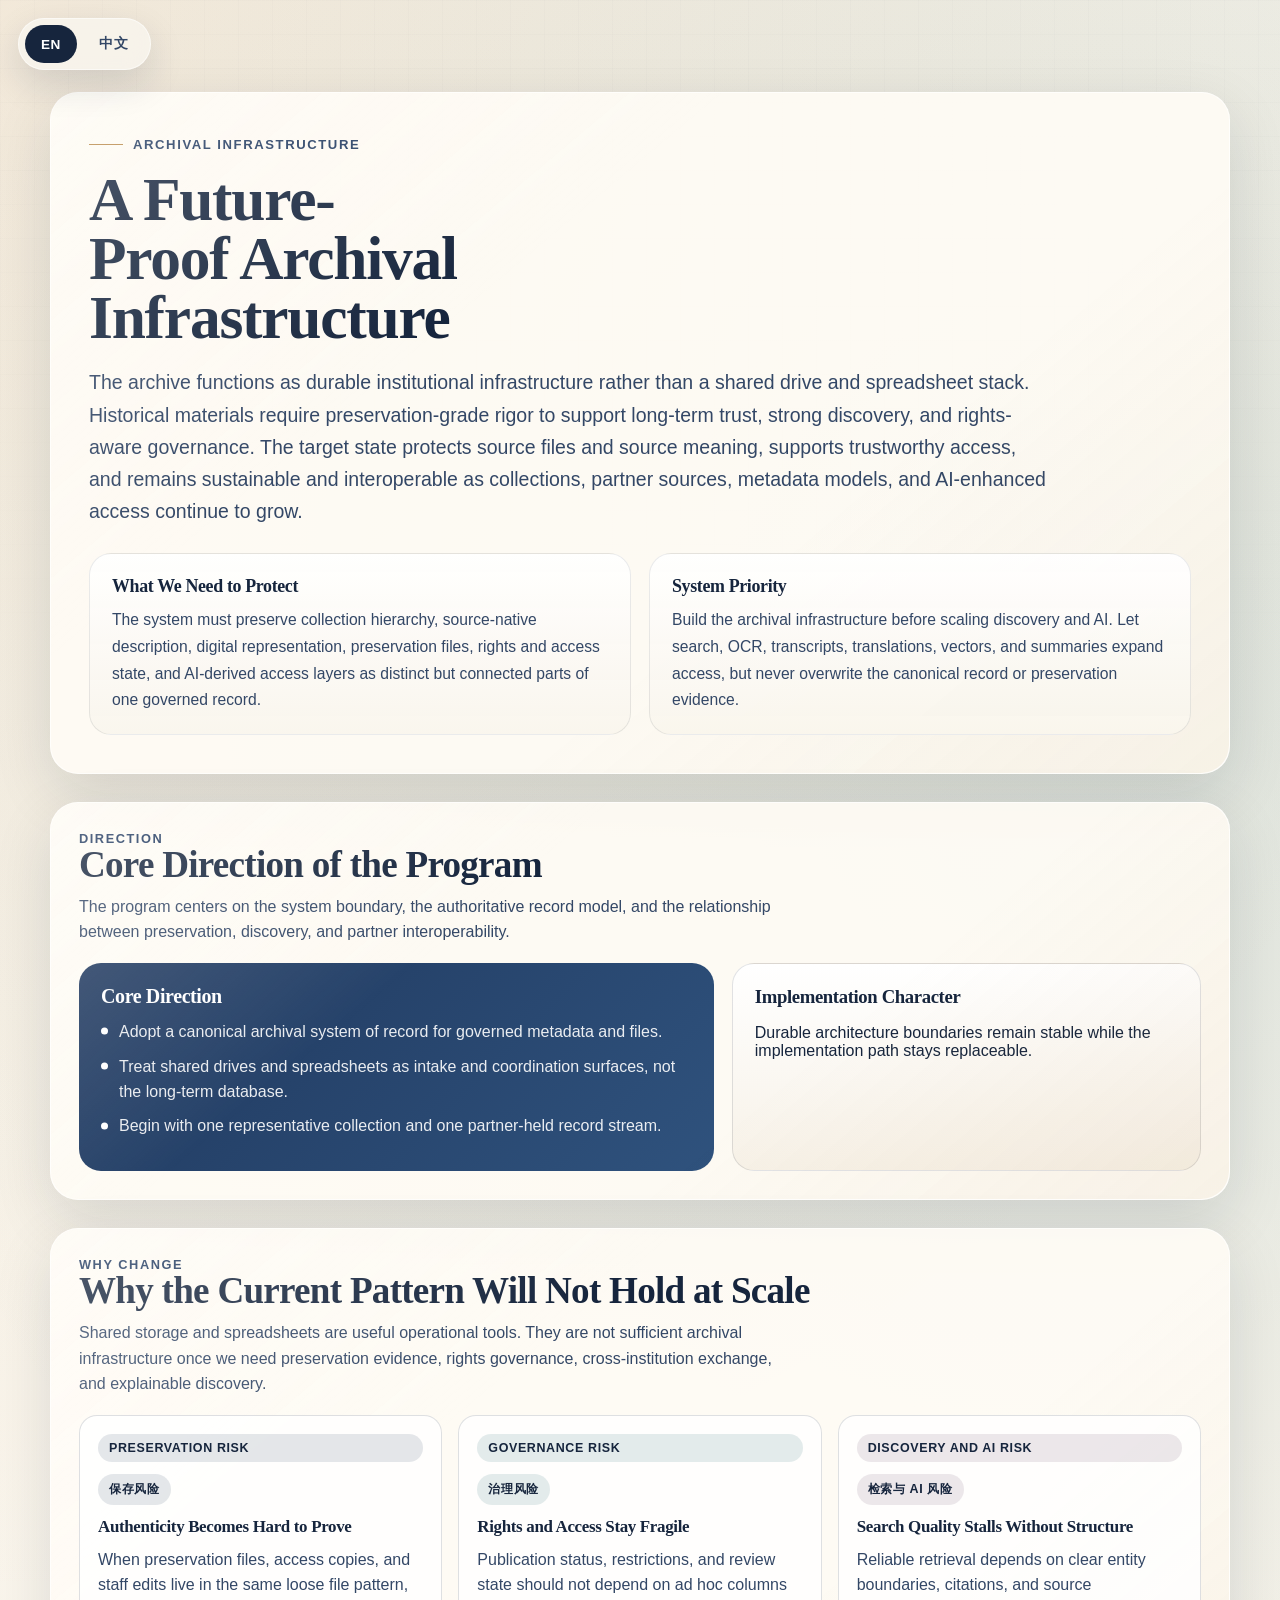
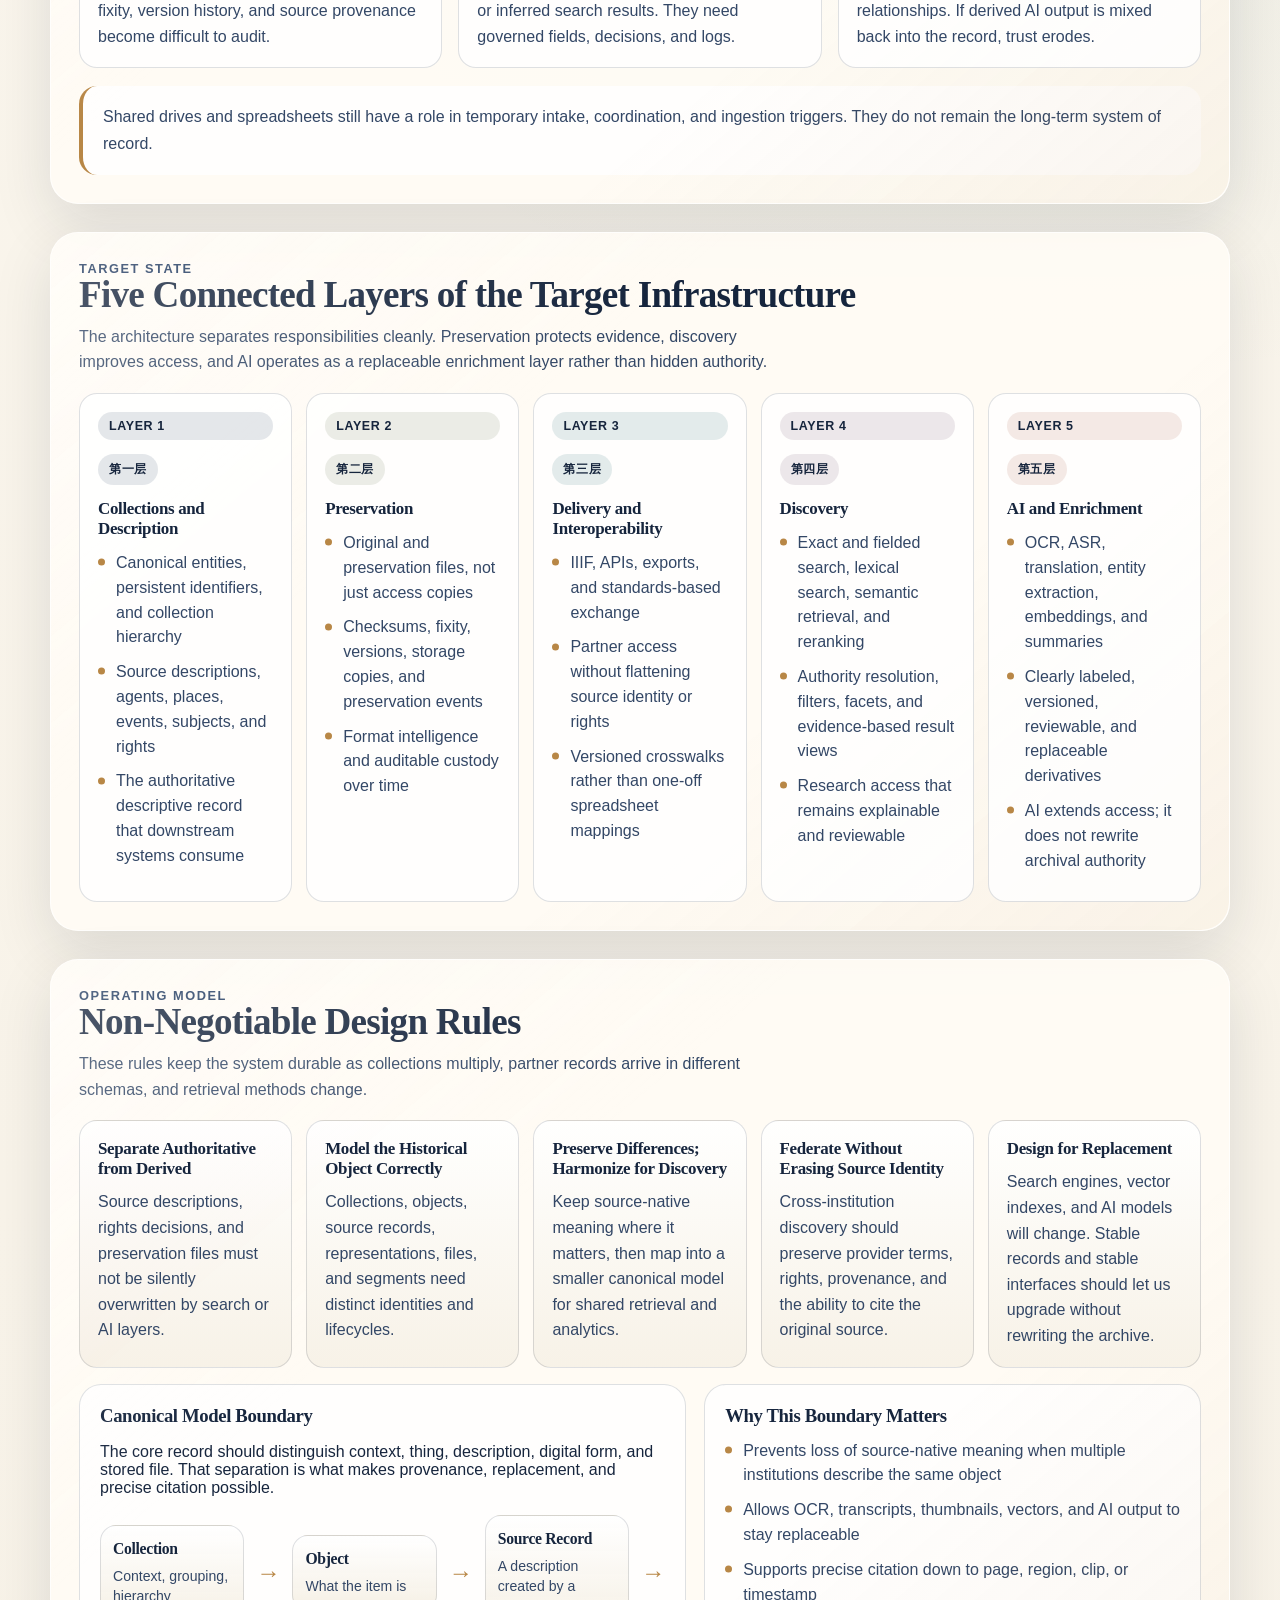
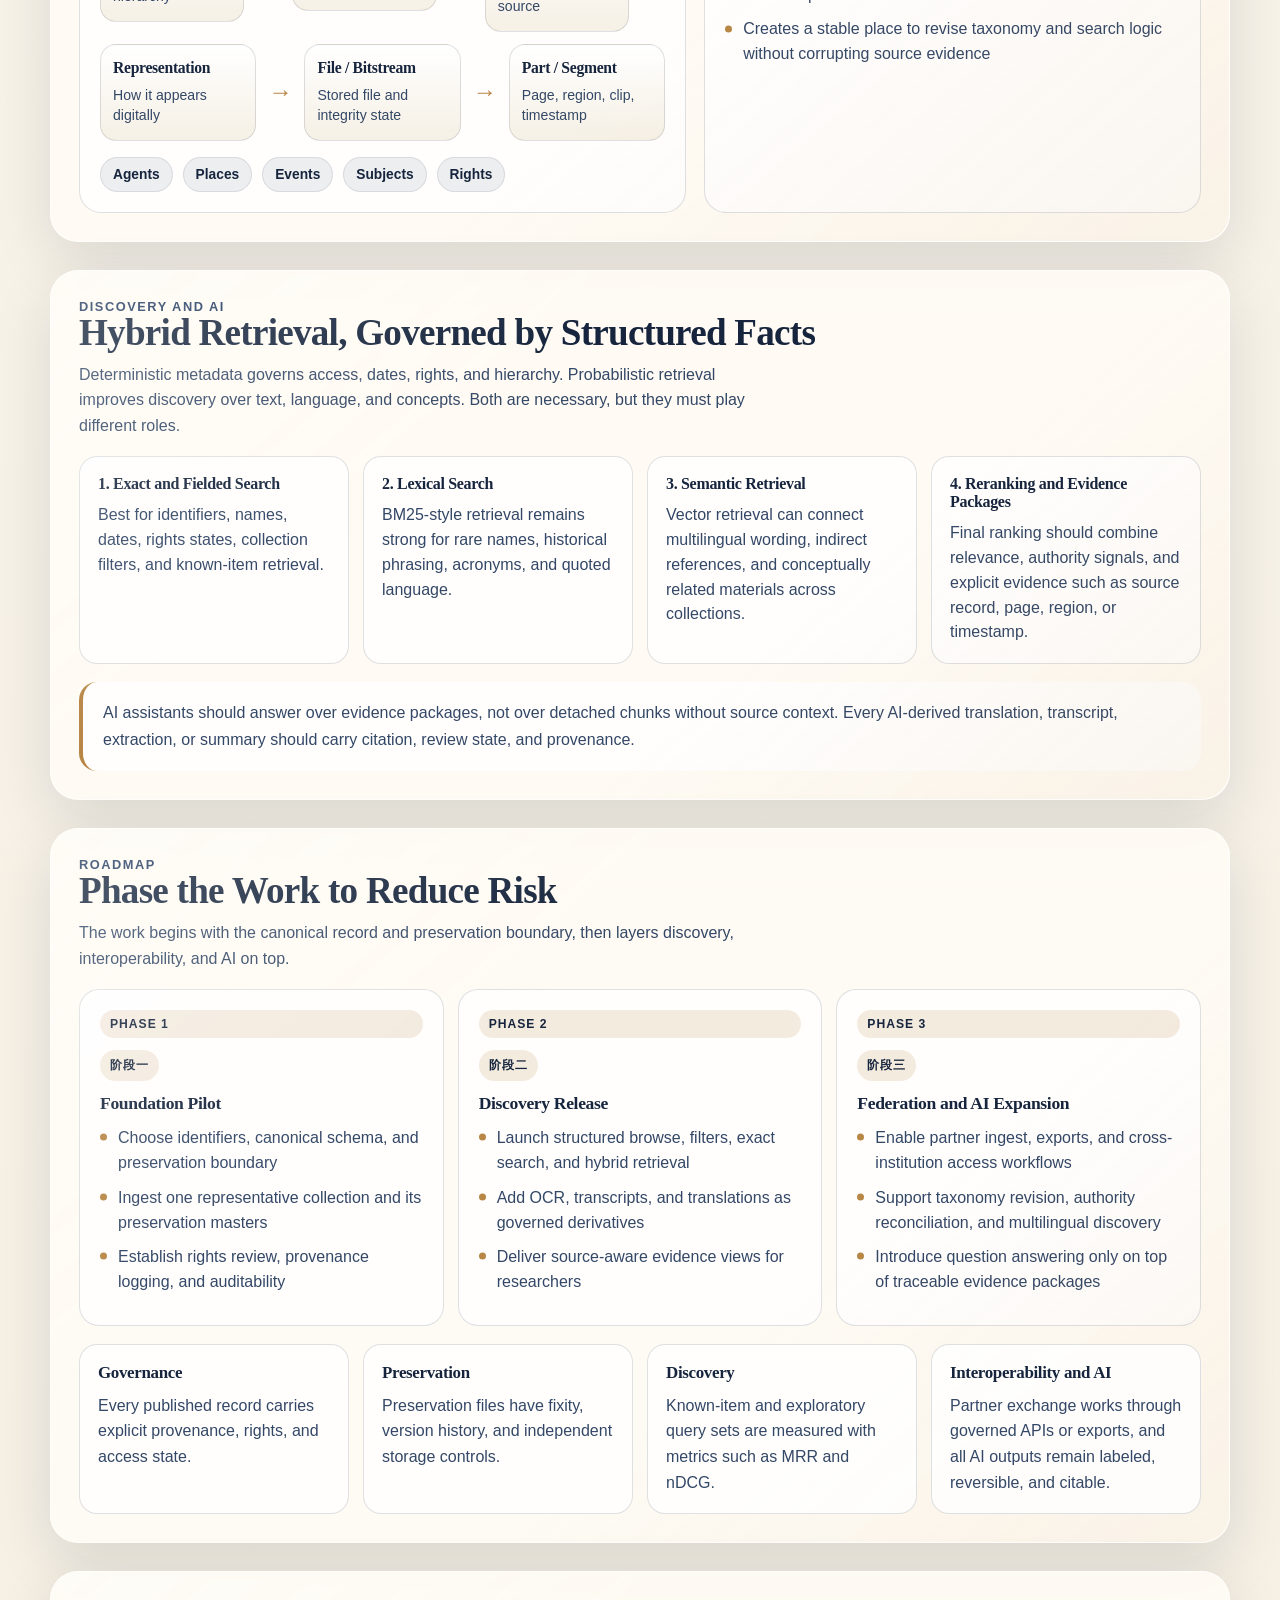
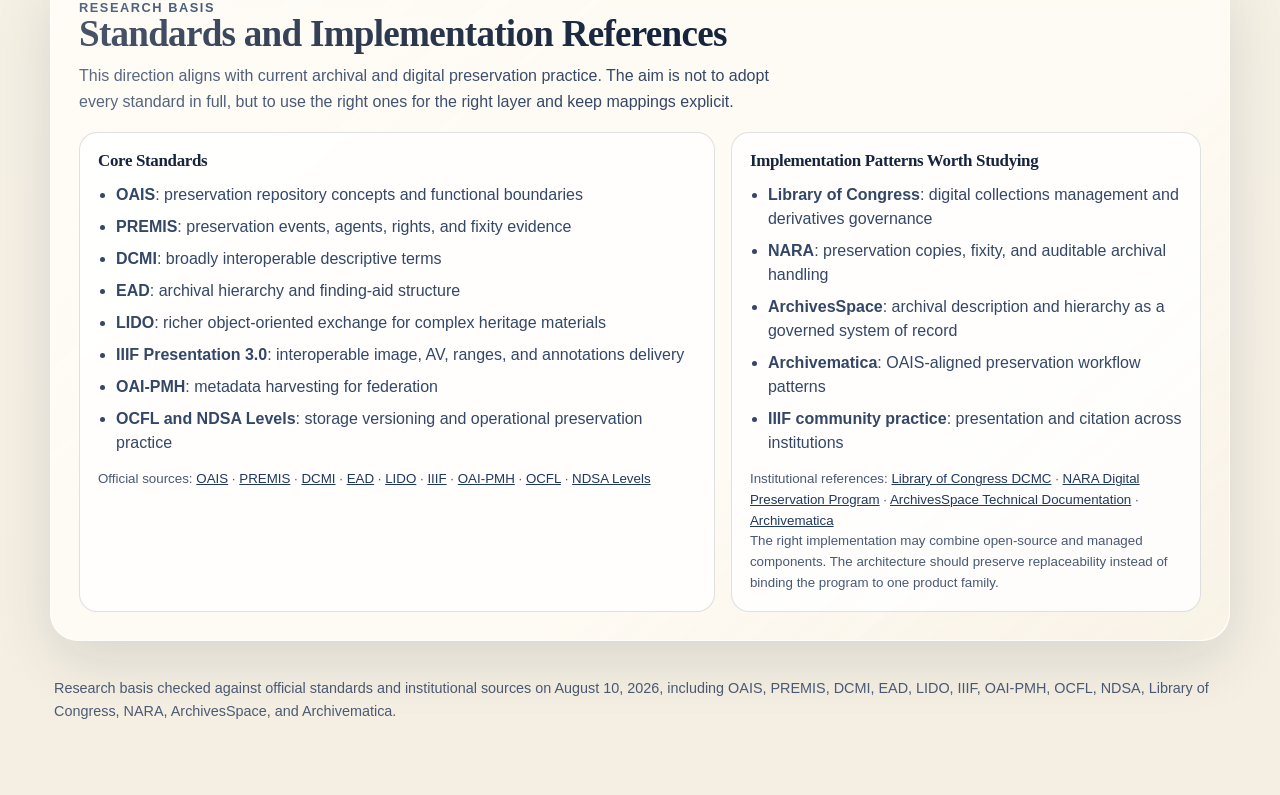
<file: docs/architecture/future-proof-digital-collections-proposal.html>
<!DOCTYPE html>
<html lang="en">
  <head>
    <meta charset="UTF-8" />
    <meta name="viewport" content="width=device-width, initial-scale=1.0" />
    <title>Future-Ready Archival Infrastructure</title>
    <style>
      :root {
        --ink: #16253d;
        --ink-soft: #334766;
        --paper: #f7f2e8;
        --paper-2: #fffdf8;
        --line: rgba(22, 37, 61, 0.14);
        --accent: #b88746;
        --accent-soft: rgba(184, 135, 70, 0.18);
        --navy: #20395f;
        --teal: #2d6f73;
        --olive: #67764c;
        --slate: #6a516d;
        --coral: #a75b48;
        --shadow: 0 20px 60px rgba(18, 31, 53, 0.12);
        --max: 1180px;
        --radius-lg: 28px;
        --radius-md: 18px;
        --radius-sm: 12px;
      }

      * {
        box-sizing: border-box;
      }

      html {
        scroll-behavior: smooth;
      }

      body {
        margin: 0;
        font-family: "Avenir Next", "Segoe UI", "Helvetica Neue", Arial, sans-serif;
        color: var(--ink);
        background:
          radial-gradient(circle at top left, rgba(184, 135, 70, 0.13), transparent 28%),
          radial-gradient(circle at 88% 12%, rgba(45, 111, 115, 0.14), transparent 26%),
          linear-gradient(180deg, #fbf7ef 0%, #f5efe3 100%);
      }

      body::before {
        content: "";
        position: fixed;
        inset: 0;
        pointer-events: none;
        background-image:
          linear-gradient(rgba(22, 37, 61, 0.03) 1px, transparent 1px),
          linear-gradient(90deg, rgba(22, 37, 61, 0.03) 1px, transparent 1px);
        background-size: 34px 34px;
        mask-image: linear-gradient(180deg, rgba(0, 0, 0, 0.42), transparent 82%);
      }

      .i18n {
        display: none;
      }

      body[data-lang="en"] .i18n[data-lang="en"],
      body[data-lang="zh"] .i18n[data-lang="zh"] {
        display: revert;
      }

      a {
        color: var(--navy);
      }

      .lang-switch {
        position: fixed;
        top: 18px;
        left: 18px;
        z-index: 50;
        display: inline-flex;
        gap: 6px;
        padding: 6px;
        border: 1px solid rgba(255, 255, 255, 0.55);
        border-radius: 999px;
        background: rgba(248, 244, 236, 0.88);
        backdrop-filter: blur(12px);
        box-shadow: 0 14px 36px rgba(22, 37, 61, 0.14);
      }

      .lang-switch button {
        border: 0;
        border-radius: 999px;
        padding: 10px 16px;
        background: transparent;
        color: var(--ink-soft);
        font-size: 0.85rem;
        font-weight: 700;
        letter-spacing: 0.04em;
        cursor: pointer;
      }

      .lang-switch button.is-active {
        background: var(--ink);
        color: #fff;
      }

      .page {
        width: min(calc(100% - 32px), var(--max));
        margin: 0 auto;
        padding: 92px 0 72px;
      }

      .hero,
      .section {
        position: relative;
        overflow: hidden;
        margin-bottom: 28px;
        border: 1px solid rgba(255, 255, 255, 0.72);
        border-radius: var(--radius-lg);
        background: rgba(255, 252, 246, 0.9);
        box-shadow: var(--shadow);
        animation: rise 0.7s ease both;
      }

      .hero::after,
      .section::after {
        content: "";
        position: absolute;
        inset: 0;
        pointer-events: none;
        border-radius: inherit;
        background:
          linear-gradient(140deg, rgba(255, 255, 255, 0.26), transparent 34%),
          linear-gradient(320deg, rgba(184, 135, 70, 0.08), transparent 36%);
      }

      .hero {
        padding: 38px;
      }

      .eyebrow {
        display: inline-flex;
        align-items: center;
        gap: 10px;
        margin-bottom: 18px;
        color: var(--navy);
        font-size: 0.82rem;
        font-weight: 800;
        letter-spacing: 0.12em;
        text-transform: uppercase;
      }

      .eyebrow::before {
        content: "";
        width: 34px;
        height: 1px;
        background: var(--accent);
      }

      h1,
      h2,
      h3,
      h4 {
        margin: 0;
        font-family: "Iowan Old Style", "Palatino Linotype", "Book Antiqua", Georgia, serif;
        font-weight: 700;
        letter-spacing: -0.02em;
      }

      h1 {
        max-width: 12ch;
        margin-bottom: 14px;
        font-size: clamp(2.45rem, 4.8vw, 4.75rem);
        line-height: 0.96;
      }

      .hero-subtitle {
        max-width: 60rem;
        margin-bottom: 26px;
        color: var(--ink-soft);
        font-size: clamp(1rem, 1.9vw, 1.22rem);
        line-height: 1.65;
      }

      .hero-grid {
        display: grid;
        grid-template-columns: repeat(2, minmax(0, 1fr));
        gap: 18px;
      }

      .hero-panel {
        position: relative;
        z-index: 1;
        min-height: 100%;
        padding: 22px 22px 20px;
        border: 1px solid rgba(22, 37, 61, 0.09);
        border-radius: 22px;
        background: linear-gradient(180deg, rgba(255, 255, 255, 0.94), rgba(249, 245, 236, 0.92));
      }

      .hero-panel h3 {
        margin-bottom: 10px;
        font-size: 1.12rem;
      }

      .hero-panel p {
        margin: 0;
        color: var(--ink-soft);
        font-size: 0.98rem;
        line-height: 1.7;
      }

      .section {
        padding: 28px;
      }

      .section-heading {
        display: flex;
        align-items: flex-end;
        justify-content: space-between;
        gap: 18px;
        margin-bottom: 18px;
      }

      .section-heading p {
        max-width: 44rem;
        margin: 10px 0 0;
        color: var(--ink-soft);
        line-height: 1.6;
      }

      .kicker {
        color: var(--navy);
        font-size: 0.8rem;
        font-weight: 800;
        letter-spacing: 0.12em;
        text-transform: uppercase;
      }

      h2 {
        font-size: clamp(1.9rem, 2.9vw, 3rem);
        line-height: 1.02;
      }

      .grid-3,
      .grid-4,
      .grid-5,
      .grid-2 {
        display: grid;
        gap: 16px;
      }

      .grid-2 {
        grid-template-columns: repeat(2, minmax(0, 1fr));
      }

      .grid-3 {
        grid-template-columns: repeat(3, minmax(0, 1fr));
      }

      .grid-4 {
        grid-template-columns: repeat(4, minmax(0, 1fr));
      }

      .grid-5 {
        grid-template-columns: repeat(5, minmax(0, 1fr));
      }

      .card,
      .signal,
      .principle,
      .layer,
      .metric,
      .reference-card {
        position: relative;
        z-index: 1;
        padding: 18px;
        border: 1px solid var(--line);
        border-radius: var(--radius-md);
        background: rgba(255, 255, 255, 0.82);
      }

      .card h3,
      .signal h3,
      .principle h3,
      .layer h3,
      .metric h3,
      .reference-card h3 {
        margin-bottom: 10px;
        font-size: 1.06rem;
      }

      .card p,
      .signal p,
      .principle p,
      .layer p,
      .metric p,
      .reference-card p {
        margin: 0;
        color: var(--ink-soft);
        line-height: 1.6;
      }

      .chip {
        display: inline-flex;
        align-items: center;
        gap: 8px;
        margin-bottom: 12px;
        padding: 7px 11px;
        border-radius: 999px;
        background: var(--accent-soft);
        color: var(--ink);
        font-size: 0.78rem;
        font-weight: 800;
        letter-spacing: 0.05em;
        text-transform: uppercase;
      }

      .chip.navy {
        background: rgba(32, 57, 95, 0.12);
      }

      .chip.teal {
        background: rgba(45, 111, 115, 0.13);
      }

      .chip.olive {
        background: rgba(103, 118, 76, 0.13);
      }

      .chip.slate {
        background: rgba(106, 81, 109, 0.13);
      }

      .chip.coral {
        background: rgba(167, 91, 72, 0.13);
      }

      .list {
        margin: 12px 0 0;
        padding: 0;
        list-style: none;
      }

      .list li {
        position: relative;
        margin-bottom: 10px;
        padding-left: 18px;
        color: var(--ink-soft);
        line-height: 1.55;
      }

      .list li::before {
        content: "";
        position: absolute;
        top: 0.7em;
        left: 0;
        width: 7px;
        height: 7px;
        border-radius: 50%;
        background: var(--accent);
        transform: translateY(-50%);
      }

      .decision-banner {
        display: grid;
        grid-template-columns: 1.15fr 0.85fr;
        gap: 18px;
      }

      .decision-summary {
        padding: 22px;
        border-radius: 22px;
        background: linear-gradient(135deg, var(--navy), #2f527d);
        color: #fff;
      }

      .decision-summary h3 {
        margin-bottom: 12px;
        font-size: 1.25rem;
      }

      .decision-summary p,
      .decision-summary li {
        color: rgba(255, 255, 255, 0.9);
      }

      .decision-summary .list li::before {
        background: #fff;
      }

      .decision-note {
        padding: 22px;
        border-radius: 22px;
        border: 1px solid rgba(22, 37, 61, 0.12);
        background: linear-gradient(180deg, rgba(255, 255, 255, 0.92), rgba(246, 240, 229, 0.92));
      }

      .signal {
        min-height: 100%;
      }

      .signal strong {
        color: var(--ink);
      }

      .layers {
        display: grid;
        grid-template-columns: repeat(5, minmax(0, 1fr));
        gap: 14px;
      }

      .layer {
        min-height: 100%;
      }

      .layer .chip {
        margin-bottom: 14px;
      }

      .principles {
        display: grid;
        grid-template-columns: repeat(5, minmax(0, 1fr));
        gap: 14px;
        margin-bottom: 16px;
      }

      .principle {
        background: linear-gradient(180deg, rgba(255, 255, 255, 0.88), rgba(246, 240, 229, 0.88));
      }

      .model-shell {
        display: grid;
        grid-template-columns: 1.1fr 0.9fr;
        gap: 18px;
        margin-top: 16px;
      }

      .model-card {
        padding: 20px;
        border: 1px solid var(--line);
        border-radius: 22px;
        background: rgba(255, 255, 255, 0.82);
      }

      .entity-chain {
        display: flex;
        align-items: center;
        flex-wrap: wrap;
        gap: 12px;
        margin: 18px 0 16px;
      }

      .entity {
        flex: 1 1 140px;
        min-width: 120px;
        padding: 14px 12px;
        border: 1px solid var(--line);
        border-radius: 16px;
        background: linear-gradient(180deg, rgba(255, 255, 255, 0.94), rgba(245, 239, 227, 0.92));
      }

      .entity h4 {
        margin-bottom: 8px;
        font-size: 0.98rem;
      }

      .entity p {
        margin: 0;
        color: var(--ink-soft);
        font-size: 0.88rem;
        line-height: 1.45;
      }

      .arrow {
        flex: 0 0 auto;
        color: var(--accent);
        font-size: 1.5rem;
        font-weight: 700;
      }

      .support-tags {
        display: flex;
        flex-wrap: wrap;
        gap: 10px;
        margin-top: 16px;
      }

      .support-tag {
        padding: 9px 12px;
        border: 1px solid rgba(22, 37, 61, 0.1);
        border-radius: 999px;
        background: rgba(32, 57, 95, 0.08);
        color: var(--ink);
        font-size: 0.86rem;
        font-weight: 700;
      }

      .search-stack {
        display: grid;
        grid-template-columns: repeat(4, minmax(0, 1fr));
        gap: 14px;
        margin-top: 18px;
      }

      .search-step {
        padding: 18px;
        border-radius: 18px;
        border: 1px solid var(--line);
        background: rgba(255, 255, 255, 0.82);
      }

      .search-step h3 {
        margin-bottom: 10px;
        font-size: 1rem;
      }

      .search-step p {
        margin: 0;
        color: var(--ink-soft);
        line-height: 1.55;
      }

      .callout {
        margin-top: 18px;
        padding: 18px 20px;
        border-left: 4px solid var(--accent);
        border-radius: 18px;
        background: rgba(255, 255, 255, 0.76);
        color: var(--ink-soft);
        line-height: 1.65;
      }

      .phases {
        display: grid;
        grid-template-columns: repeat(3, minmax(0, 1fr));
        gap: 14px;
      }

      .phase {
        padding: 20px;
        border-radius: 20px;
        border: 1px solid var(--line);
        background: rgba(255, 255, 255, 0.82);
      }

      .phase-label {
        display: inline-flex;
        margin-bottom: 12px;
        padding: 7px 10px;
        border-radius: 999px;
        background: rgba(184, 135, 70, 0.16);
        font-size: 0.76rem;
        font-weight: 800;
        letter-spacing: 0.08em;
        text-transform: uppercase;
      }

      .phase h3 {
        margin-bottom: 10px;
        font-size: 1.1rem;
      }

      .metrics {
        display: grid;
        grid-template-columns: repeat(4, minmax(0, 1fr));
        gap: 14px;
        margin-top: 18px;
      }

      .reference-layout {
        display: grid;
        grid-template-columns: 1.15fr 0.85fr;
        gap: 16px;
      }

      .reference-card ul {
        margin: 12px 0 0;
        padding-left: 18px;
        color: var(--ink-soft);
      }

      .reference-card li {
        margin-bottom: 8px;
        line-height: 1.5;
      }

      .reference-card small {
        display: block;
        margin-top: 14px;
        color: rgba(51, 71, 102, 0.9);
        line-height: 1.55;
      }

      footer {
        padding: 8px 4px 0;
        color: rgba(51, 71, 102, 0.88);
        font-size: 0.9rem;
        line-height: 1.6;
      }

      @keyframes rise {
        from {
          opacity: 0;
          transform: translateY(18px);
        }

        to {
          opacity: 1;
          transform: translateY(0);
        }
      }

      @media (max-width: 1120px) {
        .grid-4,
        .metrics {
          grid-template-columns: repeat(2, minmax(0, 1fr));
        }

        .grid-5,
        .layers,
        .principles,
        .search-stack {
          grid-template-columns: repeat(2, minmax(0, 1fr));
        }

        .decision-banner,
        .model-shell,
        .reference-layout {
          grid-template-columns: 1fr;
        }
      }

      @media (max-width: 840px) {
        .page {
          width: min(calc(100% - 18px), var(--max));
          padding: 84px 0 56px;
        }

        .hero,
        .section {
          padding: 22px;
          border-radius: 24px;
        }

        .hero-grid,
        .grid-3,
        .grid-2,
        .phases,
        .metrics {
          grid-template-columns: 1fr;
        }

        .hero-subtitle,
        .section-heading p {
          max-width: none;
        }

        h1 {
          max-width: none;
        }

        .lang-switch {
          top: 12px;
          left: 12px;
        }
      }

      @media (max-width: 640px) {
        .grid-5,
        .layers,
        .principles,
        .grid-4,
        .search-stack {
          grid-template-columns: 1fr;
        }

        .entity-chain {
          flex-direction: column;
          align-items: stretch;
        }

        .arrow {
          align-self: center;
          transform: rotate(90deg);
        }

        .section-heading {
          display: block;
        }
      }
    </style>
  </head>
  <body data-lang="en">
    <div class="lang-switch" aria-label="Language switcher">
      <button type="button" class="is-active" data-switch="en">EN</button>
      <button type="button" data-switch="zh">中文</button>
    </div>

    <main class="page">
      <section class="hero">
        <div class="i18n" data-lang="en">
          <div class="eyebrow">Archival Infrastructure</div>
          <h1>A Future-Proof Archival Infrastructure</h1>
          <p class="hero-subtitle">
            The archive functions as durable institutional infrastructure rather
            than a shared drive and spreadsheet stack. Historical materials
            require preservation-grade rigor to support long-term trust, strong
            discovery, and rights-aware governance. The target state protects
            source files and source meaning, supports trustworthy access, and
            remains sustainable and interoperable as collections, partner
            sources, metadata models, and AI-enhanced access continue to grow.
          </p>
        </div>

        <div class="i18n" data-lang="zh">
          <div class="eyebrow">档案基础设施</div>
          <h1>一个面向长期的档案基础设施</h1>
          <p class="hero-subtitle">
            这套架构把档案系统定义为一个面向长期的机构基础设施，而不是“共享网盘 +
            电子表格”的组合。历史档案材料如果要实现长期可信、优质检索与合规治理，就必须满足保存级别的技术严谨性。目标状态是建设一个能够保护源文件与源语义、支持可信访问，并在馆藏规模持续增长、合作档案机构与高校持续贡献记录、元数据模型持续演进、以及
            AI 支持翻译、转录、检索与问答时，仍保持可持续性与互操作性的档案基础设施。
          </p>
        </div>

        <div class="hero-grid">
          <article class="hero-panel">
            <div class="i18n" data-lang="en">
              <h3>What We Need to Protect</h3>
              <p>
                The system must preserve collection hierarchy, source-native description, digital
                representation, preservation files, rights and access state, and AI-derived access
                layers as distinct but connected parts of one governed record.
              </p>
            </div>
            <div class="i18n" data-lang="zh">
              <h3>必须被保护的结构边界</h3>
              <p>
                系统必须把馆藏层级、来源原生描述、数字表征、保存文件、权限与访问状态，以及
                AI 衍生访问层明确区分，同时在一个可治理的记录体系中彼此连接。
              </p>
            </div>
          </article>

          <article class="hero-panel">
            <div class="i18n" data-lang="en">
              <h3>System Priority</h3>
              <p>
                Build the archival infrastructure before scaling discovery and AI. Let search,
                OCR, transcripts, translations, vectors, and summaries expand access, but never
                overwrite the canonical record or preservation evidence.
              </p>
            </div>
            <div class="i18n" data-lang="zh">
              <h3>核心判断</h3>
              <p>
                先把档案基础设施建对，再去放大检索与 AI。搜索、OCR、转录、翻译、向量索引与
                AI 摘要都可以扩展访问能力，但绝不能覆盖权威主记录（canonical record）或保存证据。
              </p>
            </div>
          </article>
        </div>
      </section>

      <section class="section">
        <div class="section-heading">
          <div>
            <div class="kicker i18n" data-lang="en">Direction</div>
            <div class="kicker i18n" data-lang="zh">方向</div>
            <h2 class="i18n" data-lang="en">Core Direction of the Program</h2>
            <h2 class="i18n" data-lang="zh">项目的核心方向</h2>
            <p class="i18n" data-lang="en">
              The program centers on the system boundary, the authoritative
              record model, and the relationship between preservation,
              discovery, and partner interoperability.
            </p>
            <p class="i18n" data-lang="zh">
              这一架构总览的核心，是明确系统边界、权威记录模型，以及保存、检索与合作伙伴互操作之间的关系。
            </p>
          </div>
        </div>

        <div class="decision-banner">
          <article class="decision-summary">
            <div class="i18n" data-lang="en">
              <h3>Core Direction</h3>
              <ul class="list">
                <li>Adopt a canonical archival system of record for governed metadata and files.</li>
                <li>Treat shared drives and spreadsheets as intake and coordination surfaces, not the long-term database.</li>
                <li>Begin with one representative collection and one partner-held record stream.</li>
              </ul>
            </div>
            <div class="i18n" data-lang="zh">
              <h3>核心方向</h3>
              <ul class="list">
                <li>建立一个承载治理性元数据与保存文件的档案权威主系统（canonical archival system of record）。</li>
                <li>把共享网盘和电子表格保留为采集入口与协作界面，而不是长期数据库。</li>
                <li>从一个代表性馆藏和一条合作伙伴记录线开始落地。</li>
              </ul>
            </div>
          </article>

          <article class="decision-note">
            <div class="i18n" data-lang="en">
              <h3>Implementation Character</h3>
              <p>
                Durable architecture boundaries remain stable while the
                implementation path stays replaceable.
              </p>
            </div>
            <div class="i18n" data-lang="zh">
              <h3>实施特征</h3>
              <p>
                长期稳定的是架构边界，可替换的是具体实施路径，而不是固定的软件清单。
              </p>
            </div>
          </article>
        </div>
      </section>

      <section class="section">
        <div class="section-heading">
          <div>
            <div class="kicker i18n" data-lang="en">Why Change</div>
            <div class="kicker i18n" data-lang="zh">为什么现在要改</div>
            <h2 class="i18n" data-lang="en">Why the Current Pattern Will Not Hold at Scale</h2>
            <h2 class="i18n" data-lang="zh">为什么当前模式在规模扩大后不可持续</h2>
            <p class="i18n" data-lang="en">
              Shared storage and spreadsheets are useful operational tools. They are not sufficient
              archival infrastructure once we need preservation evidence, rights governance,
              cross-institution exchange, and explainable discovery.
            </p>
            <p class="i18n" data-lang="zh">
              共享存储和电子表格作为日常操作工具有价值，但一旦系统需要保存证据、权限治理、跨机构交换与可解释检索，它们就不足以构成真正的档案基础设施。
            </p>
          </div>
        </div>

        <div class="grid-3">
          <article class="signal">
            <div class="chip navy i18n" data-lang="en">Preservation risk</div>
            <div class="chip navy i18n" data-lang="zh">保存风险</div>
            <h3 class="i18n" data-lang="en">Authenticity Becomes Hard to Prove</h3>
            <h3 class="i18n" data-lang="zh">真实性会越来越难以证明</h3>
            <p class="i18n" data-lang="en">
              When preservation files, access copies, and staff edits live in the same loose file
              pattern, fixity, version history, and source provenance become difficult to audit.
            </p>
            <p class="i18n" data-lang="zh">
              当保存文件、访问副本和人工编辑都混在松散的文件结构中时，校验值、版本历史与来源链条都很难被稳定审计。
            </p>
          </article>

          <article class="signal">
            <div class="chip teal i18n" data-lang="en">Governance risk</div>
            <div class="chip teal i18n" data-lang="zh">治理风险</div>
            <h3 class="i18n" data-lang="en">Rights and Access Stay Fragile</h3>
            <h3 class="i18n" data-lang="zh">权限与开放状态会持续脆弱</h3>
            <p class="i18n" data-lang="en">
              Publication status, restrictions, and review state should not depend on ad hoc
              columns or inferred search results. They need governed fields, decisions, and logs.
            </p>
            <p class="i18n" data-lang="zh">
              发布状态、限制条件与审核状态不应依赖临时列或推断出的搜索结果，而应依赖被治理的字段、明确决策与可追溯日志。
            </p>
          </article>

          <article class="signal">
            <div class="chip slate i18n" data-lang="en">Discovery and AI risk</div>
            <div class="chip slate i18n" data-lang="zh">检索与 AI 风险</div>
            <h3 class="i18n" data-lang="en">Search Quality Stalls Without Structure</h3>
            <h3 class="i18n" data-lang="zh">没有结构，检索质量和 AI 都会很快碰顶</h3>
            <p class="i18n" data-lang="en">
              Reliable retrieval depends on clear entity boundaries, citations, and source
              relationships. If derived AI output is mixed back into the record, trust erodes.
            </p>
            <p class="i18n" data-lang="zh">
              可信检索依赖清晰的实体边界、引用位置与来源关系。一旦把 AI 衍生内容重新混入原始记录，系统可信度就会下降。
            </p>
          </article>
        </div>

        <div class="callout i18n" data-lang="en">
              Shared drives and spreadsheets still have a role in temporary
              intake, coordination, and ingestion triggers. They do not remain
              the long-term system of record.
        </div>
        <div class="callout i18n" data-lang="zh">
              共享网盘和电子表格仍然承担临时采集、协作整理和导入触发器（ingestion
              trigger）等角色，但它们不充当长期的权威主系统（system of record）。
        </div>
      </section>

      <section class="section">
        <div class="section-heading">
          <div>
            <div class="kicker i18n" data-lang="en">Target State</div>
            <div class="kicker i18n" data-lang="zh">目标状态</div>
            <h2 class="i18n" data-lang="en">Five Connected Layers of the Target Infrastructure</h2>
            <h2 class="i18n" data-lang="zh">目标基础设施的五个连接层</h2>
            <p class="i18n" data-lang="en">
              The architecture separates responsibilities cleanly.
              Preservation protects evidence, discovery improves access, and AI
              operates as a replaceable enrichment layer rather than hidden
              authority.
            </p>
            <p class="i18n" data-lang="zh">
              这个架构需要把职责明确拆开：保存层保护证据，发现层提升访问能力，AI
              作为可替换的增强层存在，而不是隐藏的权威来源。
            </p>
          </div>
        </div>

        <div class="layers">
          <article class="layer">
            <div class="chip navy i18n" data-lang="en">Layer 1</div>
            <div class="chip navy i18n" data-lang="zh">第一层</div>
            <h3 class="i18n" data-lang="en">Collections and Description</h3>
            <h3 class="i18n" data-lang="zh">馆藏与描述</h3>
            <ul class="list i18n" data-lang="en">
              <li>Canonical entities, persistent identifiers, and collection hierarchy</li>
              <li>Source descriptions, agents, places, events, subjects, and rights</li>
              <li>The authoritative descriptive record that downstream systems consume</li>
            </ul>
            <ul class="list i18n" data-lang="zh">
              <li>Canonical 实体、持久标识符与馆藏层级</li>
              <li>来源描述、人物机构、地点、事件、主题与权限字段</li>
              <li>供下游系统消费的权威描述记录</li>
            </ul>
          </article>

          <article class="layer">
            <div class="chip olive i18n" data-lang="en">Layer 2</div>
            <div class="chip olive i18n" data-lang="zh">第二层</div>
            <h3 class="i18n" data-lang="en">Preservation</h3>
            <h3 class="i18n" data-lang="zh">保存</h3>
            <ul class="list i18n" data-lang="en">
              <li>Original and preservation files, not just access copies</li>
              <li>Checksums, fixity, versions, storage copies, and preservation events</li>
              <li>Format intelligence and auditable custody over time</li>
            </ul>
            <ul class="list i18n" data-lang="zh">
              <li>保存原始文件与 preservation files，而不是只保留访问副本</li>
              <li>校验值、fixity、版本、存储副本与保存事件</li>
              <li>格式信息与可审计的长期保管链条</li>
            </ul>
          </article>

          <article class="layer">
            <div class="chip teal i18n" data-lang="en">Layer 3</div>
            <div class="chip teal i18n" data-lang="zh">第三层</div>
            <h3 class="i18n" data-lang="en">Delivery and Interoperability</h3>
            <h3 class="i18n" data-lang="zh">交付与互操作</h3>
            <ul class="list i18n" data-lang="en">
              <li>IIIF, APIs, exports, and standards-based exchange</li>
              <li>Partner access without flattening source identity or rights</li>
              <li>Versioned crosswalks rather than one-off spreadsheet mappings</li>
            </ul>
            <ul class="list i18n" data-lang="zh">
              <li>IIIF、API、导出与基于标准的交换机制</li>
              <li>在不抹平来源身份与权限前提下支持合作方访问</li>
              <li>使用可版本化的 crosswalk，而不是一次性的表格映射</li>
            </ul>
          </article>

          <article class="layer">
            <div class="chip slate i18n" data-lang="en">Layer 4</div>
            <div class="chip slate i18n" data-lang="zh">第四层</div>
            <h3 class="i18n" data-lang="en">Discovery</h3>
            <h3 class="i18n" data-lang="zh">发现与检索</h3>
            <ul class="list i18n" data-lang="en">
              <li>Exact and fielded search, lexical search, semantic retrieval, and reranking</li>
              <li>Authority resolution, filters, facets, and evidence-based result views</li>
              <li>Research access that remains explainable and reviewable</li>
            </ul>
            <ul class="list i18n" data-lang="zh">
              <li>精确字段检索、词汇检索、语义检索与重排</li>
              <li>名称规范、过滤器、facet 与带证据的结果展示</li>
              <li>保持可解释、可复核的研究访问路径</li>
            </ul>
          </article>

          <article class="layer">
            <div class="chip coral i18n" data-lang="en">Layer 5</div>
            <div class="chip coral i18n" data-lang="zh">第五层</div>
            <h3 class="i18n" data-lang="en">AI and Enrichment</h3>
            <h3 class="i18n" data-lang="zh">AI 与增强</h3>
            <ul class="list i18n" data-lang="en">
              <li>OCR, ASR, translation, entity extraction, embeddings, and summaries</li>
              <li>Clearly labeled, versioned, reviewable, and replaceable derivatives</li>
              <li>AI extends access; it does not rewrite archival authority</li>
            </ul>
            <ul class="list i18n" data-lang="zh">
              <li>OCR、ASR、翻译、实体抽取、向量嵌入与摘要</li>
              <li>所有衍生物都必须被明确标注、版本化、可审核、可替换</li>
              <li>AI 扩展访问能力，但不能改写档案权威性</li>
            </ul>
          </article>
        </div>
      </section>

      <section class="section">
        <div class="section-heading">
          <div>
            <div class="kicker i18n" data-lang="en">Operating Model</div>
            <div class="kicker i18n" data-lang="zh">运行模型</div>
            <h2 class="i18n" data-lang="en">Non-Negotiable Design Rules</h2>
            <h2 class="i18n" data-lang="zh">不可退让的设计规则</h2>
            <p class="i18n" data-lang="en">
              These rules keep the system durable as collections multiply,
              partner records arrive in different schemas, and retrieval
              methods change.
            </p>
            <p class="i18n" data-lang="zh">
              即使馆藏持续扩张、合作方记录来自不同 schema、检索方法不断变化，这些规则也能确保系统保持长期稳定。
            </p>
          </div>
        </div>

        <div class="principles">
          <article class="principle">
            <h3 class="i18n" data-lang="en">Separate Authoritative from Derived</h3>
            <h3 class="i18n" data-lang="zh">把权威记录与衍生物分开</h3>
            <p class="i18n" data-lang="en">
              Source descriptions, rights decisions, and preservation files must not be silently
              overwritten by search or AI layers.
            </p>
            <p class="i18n" data-lang="zh">
              来源描述、权限决策与保存文件不能被搜索层或 AI 层悄悄覆盖。
            </p>
          </article>

          <article class="principle">
            <h3 class="i18n" data-lang="en">Model the Historical Object Correctly</h3>
            <h3 class="i18n" data-lang="zh">正确建模历史对象</h3>
            <p class="i18n" data-lang="en">
              Collections, objects, source records, representations, files, and segments need
              distinct identities and lifecycles.
            </p>
            <p class="i18n" data-lang="zh">
              馆藏、对象、来源记录、数字表征、文件与片段都需要独立身份与生命周期。
            </p>
          </article>

          <article class="principle">
            <h3 class="i18n" data-lang="en">Preserve Differences; Harmonize for Discovery</h3>
            <h3 class="i18n" data-lang="zh">保留差异，再为检索做协调</h3>
            <p class="i18n" data-lang="en">
              Keep source-native meaning where it matters, then map into a smaller canonical model
              for shared retrieval and analytics.
            </p>
            <p class="i18n" data-lang="zh">
              在关键处保留来源原生语义，再映射到较小的 canonical model 以支持共享检索和分析。
            </p>
          </article>

          <article class="principle">
            <h3 class="i18n" data-lang="en">Federate Without Erasing Source Identity</h3>
            <h3 class="i18n" data-lang="zh">联邦互通，但不抹平来源身份</h3>
            <p class="i18n" data-lang="en">
              Cross-institution discovery should preserve provider terms, rights, provenance, and
              the ability to cite the original source.
            </p>
            <p class="i18n" data-lang="zh">
              跨机构发现必须保留提供方术语、权限、来源链和对原始来源的可引用能力。
            </p>
          </article>

          <article class="principle">
            <h3 class="i18n" data-lang="en">Design for Replacement</h3>
            <h3 class="i18n" data-lang="zh">按“可替换”原则设计</h3>
            <p class="i18n" data-lang="en">
              Search engines, vector indexes, and AI models will change. Stable records and stable
              interfaces should let us upgrade without rewriting the archive.
            </p>
            <p class="i18n" data-lang="zh">
              搜索引擎、向量索引和 AI 模型都会变化。稳定的记录层与接口层应让系统能够升级而不必重写档案本体。
            </p>
          </article>
        </div>

        <div class="model-shell">
          <article class="model-card">
            <div class="i18n" data-lang="en">
              <h3>Canonical Model Boundary</h3>
              <p>
                The core record should distinguish context, thing, description, digital form, and
                stored file. That separation is what makes provenance, replacement, and precise
                citation possible.
              </p>
            </div>
            <div class="i18n" data-lang="zh">
              <h3>Canonical Model 的边界</h3>
              <p>
                核心记录必须区分上下文、对象、描述、数字形态与存储文件。只有这样，来源链、可替换性与精确引用才真正成立。
              </p>
            </div>

            <div class="entity-chain">
              <div class="entity">
                <h4>Collection</h4>
                <p class="i18n" data-lang="en">Context, grouping, hierarchy</p>
                <p class="i18n" data-lang="zh">上下文、归组、层级</p>
              </div>
              <div class="arrow">→</div>
              <div class="entity">
                <h4>Object</h4>
                <p class="i18n" data-lang="en">What the item is</p>
                <p class="i18n" data-lang="zh">对象本身是什么</p>
              </div>
              <div class="arrow">→</div>
              <div class="entity">
                <h4>Source Record</h4>
                <p class="i18n" data-lang="en">A description created by a source</p>
                <p class="i18n" data-lang="zh">由来源创建的描述记录</p>
              </div>
              <div class="arrow">→</div>
              <div class="entity">
                <h4>Representation</h4>
                <p class="i18n" data-lang="en">How it appears digitally</p>
                <p class="i18n" data-lang="zh">它如何以数字形式呈现</p>
              </div>
              <div class="arrow">→</div>
              <div class="entity">
                <h4>File / Bitstream</h4>
                <p class="i18n" data-lang="en">Stored file and integrity state</p>
                <p class="i18n" data-lang="zh">实际存储文件与完整性状态</p>
              </div>
              <div class="arrow">→</div>
              <div class="entity">
                <h4>Part / Segment</h4>
                <p class="i18n" data-lang="en">Page, region, clip, timestamp</p>
                <p class="i18n" data-lang="zh">页、区域、片段、时间码</p>
              </div>
            </div>

            <div class="support-tags">
              <span class="support-tag i18n" data-lang="en">Agents</span>
              <span class="support-tag i18n" data-lang="zh">人物与机构</span>
              <span class="support-tag i18n" data-lang="en">Places</span>
              <span class="support-tag i18n" data-lang="zh">地点</span>
              <span class="support-tag i18n" data-lang="en">Events</span>
              <span class="support-tag i18n" data-lang="zh">事件</span>
              <span class="support-tag i18n" data-lang="en">Subjects</span>
              <span class="support-tag i18n" data-lang="zh">主题</span>
              <span class="support-tag i18n" data-lang="en">Rights</span>
              <span class="support-tag i18n" data-lang="zh">权限</span>
            </div>
          </article>

          <article class="model-card">
            <div class="i18n" data-lang="en">
              <h3>Why This Boundary Matters</h3>
              <ul class="list">
                <li>Prevents loss of source-native meaning when multiple institutions describe the same object</li>
                <li>Allows OCR, transcripts, thumbnails, vectors, and AI output to stay replaceable</li>
                <li>Supports precise citation down to page, region, clip, or timestamp</li>
                <li>Creates a stable place to revise taxonomy and search logic without corrupting source evidence</li>
              </ul>
            </div>
            <div class="i18n" data-lang="zh">
              <h3>为什么这个边界很重要</h3>
              <ul class="list">
                <li>避免多个机构描述同一对象时丢失来源原生语义</li>
                <li>让 OCR、转录、缩略图、向量索引与 AI 输出保持可替换</li>
                <li>支持精确到页面、区域、片段或时间码的引用</li>
                <li>在不破坏源证据的前提下，持续调整 taxonomy 和检索逻辑</li>
              </ul>
            </div>
          </article>
        </div>
      </section>

      <section class="section">
        <div class="section-heading">
          <div>
            <div class="kicker i18n" data-lang="en">Discovery and AI</div>
            <div class="kicker i18n" data-lang="zh">检索与 AI</div>
            <h2 class="i18n" data-lang="en">Hybrid Retrieval, Governed by Structured Facts</h2>
            <h2 class="i18n" data-lang="zh">由结构化事实约束的混合检索</h2>
            <p class="i18n" data-lang="en">
              Deterministic metadata governs access, dates, rights, and hierarchy. Probabilistic
              retrieval improves discovery over text, language, and concepts. Both are necessary,
              but they must play different roles.
            </p>
            <p class="i18n" data-lang="zh">
              确定性的结构化元数据负责访问、日期、权限与层级；概率性的检索方法负责在文本、语言与概念层面提升发现能力。两者都需要，但职责必须不同。
            </p>
          </div>
        </div>

        <div class="search-stack">
          <article class="search-step">
            <h3 class="i18n" data-lang="en">1. Exact and Fielded Search</h3>
            <h3 class="i18n" data-lang="zh">1. 精确与字段检索</h3>
            <p class="i18n" data-lang="en">
              Best for identifiers, names, dates, rights states, collection filters, and known-item
              retrieval.
            </p>
            <p class="i18n" data-lang="zh">
              最适合处理标识符、人名、日期、权限状态、馆藏过滤以及 known-item 查询。
            </p>
          </article>

          <article class="search-step">
            <h3 class="i18n" data-lang="en">2. Lexical Search</h3>
            <h3 class="i18n" data-lang="zh">2. 词汇检索</h3>
            <p class="i18n" data-lang="en">
              BM25-style retrieval remains strong for rare names, historical phrasing, acronyms,
              and quoted language.
            </p>
            <p class="i18n" data-lang="zh">
              BM25 一类的词汇检索仍然非常适合罕见姓名、历史表述、缩写与精确短语。
            </p>
          </article>

          <article class="search-step">
            <h3 class="i18n" data-lang="en">3. Semantic Retrieval</h3>
            <h3 class="i18n" data-lang="zh">3. 语义检索</h3>
            <p class="i18n" data-lang="en">
              Vector retrieval can connect multilingual wording, indirect references, and
              conceptually related materials across collections.
            </p>
            <p class="i18n" data-lang="zh">
              向量检索可以连接跨语言表达、间接提及和跨馆藏的概念关联材料。
            </p>
          </article>

          <article class="search-step">
            <h3 class="i18n" data-lang="en">4. Reranking and Evidence Packages</h3>
            <h3 class="i18n" data-lang="zh">4. 重排与证据包</h3>
            <p class="i18n" data-lang="en">
              Final ranking should combine relevance, authority signals, and explicit evidence such
              as source record, page, region, or timestamp.
            </p>
            <p class="i18n" data-lang="zh">
              最终排序应结合相关性、权威信号与明确证据，例如来源记录、页面、区域或时间码。
            </p>
          </article>
        </div>

        <div class="callout i18n" data-lang="en">
          AI assistants should answer over evidence packages, not over detached chunks without
          source context. Every AI-derived translation, transcript, extraction, or summary should
          carry citation, review state, and provenance.
        </div>
        <div class="callout i18n" data-lang="zh">
          AI 助手应基于带来源上下文的证据包回答，而不是基于脱离语境的孤立文本块。所有
          AI 生成的翻译、转录、抽取与摘要都应带有引用、审核状态与来源信息。
        </div>
      </section>

      <section class="section">
        <div class="section-heading">
          <div>
            <div class="kicker i18n" data-lang="en">Roadmap</div>
            <div class="kicker i18n" data-lang="zh">路线图</div>
            <h2 class="i18n" data-lang="en">Phase the Work to Reduce Risk</h2>
            <h2 class="i18n" data-lang="zh">通过分阶段交付降低风险</h2>
            <p class="i18n" data-lang="en">
              The work begins with the canonical record and preservation
              boundary, then layers discovery, interoperability, and AI on top.
            </p>
            <p class="i18n" data-lang="zh">
              工作先建立权威主记录（canonical record）与保存边界，再叠加检索能力，最后扩展互操作与 AI。
            </p>
          </div>
        </div>

        <div class="phases">
          <article class="phase">
            <div class="phase-label i18n" data-lang="en">Phase 1</div>
            <div class="phase-label i18n" data-lang="zh">阶段一</div>
            <h3 class="i18n" data-lang="en">Foundation Pilot</h3>
            <h3 class="i18n" data-lang="zh">基础试点</h3>
            <ul class="list i18n" data-lang="en">
              <li>Choose identifiers, canonical schema, and preservation boundary</li>
              <li>Ingest one representative collection and its preservation masters</li>
              <li>Establish rights review, provenance logging, and auditability</li>
            </ul>
            <ul class="list i18n" data-lang="zh">
              <li>确定标识符体系、canonical schema 与保存边界</li>
              <li>导入一个代表性馆藏及其保存母版（preservation masters）</li>
              <li>建立权限审核、来源日志与可审计机制</li>
            </ul>
          </article>

          <article class="phase">
            <div class="phase-label i18n" data-lang="en">Phase 2</div>
            <div class="phase-label i18n" data-lang="zh">阶段二</div>
            <h3 class="i18n" data-lang="en">Discovery Release</h3>
            <h3 class="i18n" data-lang="zh">检索能力上线</h3>
            <ul class="list i18n" data-lang="en">
              <li>Launch structured browse, filters, exact search, and hybrid retrieval</li>
              <li>Add OCR, transcripts, and translations as governed derivatives</li>
              <li>Deliver source-aware evidence views for researchers</li>
            </ul>
            <ul class="list i18n" data-lang="zh">
              <li>上线结构化浏览、过滤器、精确检索与混合检索</li>
              <li>把 OCR、转录与翻译作为受治理的衍生层引入</li>
              <li>为研究者提供带来源上下文的证据视图</li>
            </ul>
          </article>

          <article class="phase">
            <div class="phase-label i18n" data-lang="en">Phase 3</div>
            <div class="phase-label i18n" data-lang="zh">阶段三</div>
            <h3 class="i18n" data-lang="en">Federation and AI Expansion</h3>
            <h3 class="i18n" data-lang="zh">联邦互通与 AI 扩展</h3>
            <ul class="list i18n" data-lang="en">
              <li>Enable partner ingest, exports, and cross-institution access workflows</li>
              <li>Support taxonomy revision, authority reconciliation, and multilingual discovery</li>
              <li>Introduce question answering only on top of traceable evidence packages</li>
            </ul>
            <ul class="list i18n" data-lang="zh">
              <li>打通合作方导入、导出与跨机构访问工作流</li>
              <li>支持 taxonomy 修订、authority reconciliation 与多语言检索</li>
              <li>仅在可追踪的证据包之上引入问答能力</li>
            </ul>
          </article>
        </div>

        <div class="metrics">
          <article class="metric">
            <h3 class="i18n" data-lang="en">Governance</h3>
            <h3 class="i18n" data-lang="zh">治理</h3>
            <p class="i18n" data-lang="en">
              Every published record carries explicit provenance, rights, and access state.
            </p>
            <p class="i18n" data-lang="zh">
              所有已发布记录都带有明确的来源链（provenance）、权限（rights）与开放状态（access state）。
            </p>
          </article>

          <article class="metric">
            <h3 class="i18n" data-lang="en">Preservation</h3>
            <h3 class="i18n" data-lang="zh">保存</h3>
            <p class="i18n" data-lang="en">
              Preservation files have fixity, version history, and independent storage controls.
            </p>
            <p class="i18n" data-lang="zh">
              Preservation files 具备 fixity、版本历史与独立的存储控制。
            </p>
          </article>

          <article class="metric">
            <h3 class="i18n" data-lang="en">Discovery</h3>
            <h3 class="i18n" data-lang="zh">检索</h3>
            <p class="i18n" data-lang="en">
              Known-item and exploratory query sets are measured with metrics such as MRR and nDCG.
            </p>
            <p class="i18n" data-lang="zh">
              已知目标查询（known-item）与探索式查询集合使用 MRR、nDCG 等指标持续评估。
            </p>
          </article>

          <article class="metric">
            <h3 class="i18n" data-lang="en">Interoperability and AI</h3>
            <h3 class="i18n" data-lang="zh">互操作与 AI</h3>
            <p class="i18n" data-lang="en">
              Partner exchange works through governed APIs or exports, and all AI outputs remain
              labeled, reversible, and citable.
            </p>
            <p class="i18n" data-lang="zh">
              合作方交换通过受治理的 API 或导出完成，所有 AI 输出都保持可标注、可回退、可引用。
            </p>
          </article>
        </div>
      </section>

      <section class="section">
        <div class="section-heading">
          <div>
            <div class="kicker i18n" data-lang="en">Research Basis</div>
            <div class="kicker i18n" data-lang="zh">研究依据</div>
            <h2 class="i18n" data-lang="en">Standards and Implementation References</h2>
            <h2 class="i18n" data-lang="zh">标准与实现参考</h2>
            <p class="i18n" data-lang="en">
              This direction aligns with current archival and digital preservation practice. The
              aim is not to adopt every standard in full, but to use the right ones for the right
              layer and keep mappings explicit.
            </p>
            <p class="i18n" data-lang="zh">
              这个方向与当前档案学和数字保存实践一致。目标不是把所有标准全部照搬，而是在合适的层使用合适的标准，并把映射关系保持明确。
            </p>
          </div>
        </div>

        <div class="reference-layout">
          <article class="reference-card">
            <div class="i18n" data-lang="en">
              <h3>Core Standards</h3>
              <ul>
                <li><strong>OAIS</strong>: preservation repository concepts and functional boundaries</li>
                <li><strong>PREMIS</strong>: preservation events, agents, rights, and fixity evidence</li>
                <li><strong>DCMI</strong>: broadly interoperable descriptive terms</li>
                <li><strong>EAD</strong>: archival hierarchy and finding-aid structure</li>
                <li><strong>LIDO</strong>: richer object-oriented exchange for complex heritage materials</li>
                <li><strong>IIIF Presentation 3.0</strong>: interoperable image, AV, ranges, and annotations delivery</li>
                <li><strong>OAI-PMH</strong>: metadata harvesting for federation</li>
                <li><strong>OCFL and NDSA Levels</strong>: storage versioning and operational preservation practice</li>
              </ul>
              <small>
                Official sources:
                <a href="https://public.ccsds.org/Pubs/650x0m3.pdf">OAIS</a> ·
                <a href="https://www.loc.gov/standards/premis/">PREMIS</a> ·
                <a href="https://www.dublincore.org/specifications/dublin-core/dcmi-terms/">DCMI</a> ·
                <a href="https://www.loc.gov/ead/">EAD</a> ·
                <a href="https://lido-schema.org/schema/latest/lido.html">LIDO</a> ·
                <a href="https://iiif.io/api/presentation/3.0/">IIIF</a> ·
                <a href="https://www.openarchives.org/pmh/">OAI-PMH</a> ·
                <a href="https://ocfl.io/">OCFL</a> ·
                <a href="https://www.ndsa.org/publications/levels-of-digital-preservation/">NDSA Levels</a>
              </small>
            </div>
            <div class="i18n" data-lang="zh">
              <h3>核心标准</h3>
              <ul>
                <li><strong>OAIS</strong>：保存仓储的概念模型与功能边界</li>
                <li><strong>PREMIS</strong>：保存事件、参与者、权限与 fixity 证据</li>
                <li><strong>DCMI</strong>：广泛互操作的描述性术语</li>
                <li><strong>EAD</strong>：档案层级与 finding aid 结构</li>
                <li><strong>LIDO</strong>：适用于复杂馆藏对象的面向对象交换模型</li>
                <li><strong>IIIF Presentation 3.0</strong>：图像、音视频、范围与标注的互操作交付</li>
                <li><strong>OAI-PMH</strong>：联邦场景中的元数据 harvest 机制</li>
                <li><strong>OCFL 与 NDSA Levels</strong>：存储版本化与保存运营实践</li>
              </ul>
              <small>
                官方来源：
                <a href="https://public.ccsds.org/Pubs/650x0m3.pdf">OAIS</a> ·
                <a href="https://www.loc.gov/standards/premis/">PREMIS</a> ·
                <a href="https://www.dublincore.org/specifications/dublin-core/dcmi-terms/">DCMI</a> ·
                <a href="https://www.loc.gov/ead/">EAD</a> ·
                <a href="https://lido-schema.org/schema/latest/lido.html">LIDO</a> ·
                <a href="https://iiif.io/api/presentation/3.0/">IIIF</a> ·
                <a href="https://www.openarchives.org/pmh/">OAI-PMH</a> ·
                <a href="https://ocfl.io/">OCFL</a> ·
                <a href="https://www.ndsa.org/publications/levels-of-digital-preservation/">NDSA Levels</a>
              </small>
            </div>
          </article>

          <article class="reference-card">
            <div class="i18n" data-lang="en">
              <h3>Implementation Patterns Worth Studying</h3>
              <ul>
                <li><strong>Library of Congress</strong>: digital collections management and derivatives governance</li>
                <li><strong>NARA</strong>: preservation copies, fixity, and auditable archival handling</li>
                <li><strong>ArchivesSpace</strong>: archival description and hierarchy as a governed system of record</li>
                <li><strong>Archivematica</strong>: OAIS-aligned preservation workflow patterns</li>
                <li><strong>IIIF community practice</strong>: presentation and citation across institutions</li>
              </ul>
              <small>
                Institutional references:
                <a href="https://www.loc.gov/programs/digital-collections-management/about-this-program/frequently-asked-questions/">Library of Congress DCMC</a> ·
                <a href="https://www.archives.gov/preservation/digital-preservation/about">NARA Digital Preservation Program</a> ·
                <a href="https://docs.archivesspace.org/">ArchivesSpace Technical Documentation</a> ·
                <a href="https://www.archivematica.org/en/">Archivematica</a>
                <br />
                The right implementation may combine open-source and managed components. The
                architecture should preserve replaceability instead of binding the program to one
                product family.
              </small>
            </div>
            <div class="i18n" data-lang="zh">
              <h3>值得借鉴的实现模式</h3>
              <ul>
                <li><strong>Library of Congress</strong>：数字馆藏管理与衍生层治理</li>
                <li><strong>NARA</strong>：preservation copies、fixity 与可审计档案处理</li>
                <li><strong>ArchivesSpace</strong>：把档案描述与层级作为可治理的 system of record</li>
                <li><strong>Archivematica</strong>：与 OAIS 对齐的保存工作流模式</li>
                <li><strong>IIIF 社区实践</strong>：跨机构展示与引用能力</li>
              </ul>
              <small>
                机构来源：
                <a href="https://www.loc.gov/programs/digital-collections-management/about-this-program/frequently-asked-questions/">Library of Congress DCMC</a> ·
                <a href="https://www.archives.gov/preservation/digital-preservation/about">NARA Digital Preservation Program</a> ·
                <a href="https://docs.archivesspace.org/">ArchivesSpace Technical Documentation</a> ·
                <a href="https://www.archivematica.org/en/">Archivematica</a>
                <br />
                最终实现可以是开源组件与托管组件的组合。重点不是绑定某一类产品，而是让架构本身保持可替换。
              </small>
            </div>
          </article>
        </div>
      </section>

      <footer>
        <div class="i18n" data-lang="en">
          Research basis checked against official standards and institutional sources on August 10,
          2026, including OAIS, PREMIS, DCMI, EAD, LIDO, IIIF, OAI-PMH, OCFL, NDSA, Library of
          Congress, NARA, ArchivesSpace, and Archivematica.
        </div>
        <div class="i18n" data-lang="zh">
          研究依据已在 2026 年 8 月 10 日对照官方标准与机构来源复核，包括 OAIS、PREMIS、DCMI、EAD、LIDO、IIIF、OAI-PMH、OCFL、NDSA、Library
          of Congress、NARA、ArchivesSpace 与 Archivematica。
        </div>
      </footer>
    </main>

    <script>
      const root = document.body;
      const buttons = Array.from(document.querySelectorAll("[data-switch]"));

      function setLanguage(lang) {
        root.setAttribute("data-lang", lang);
        buttons.forEach((button) => {
          button.classList.toggle("is-active", button.dataset.switch === lang);
        });
        try {
          localStorage.setItem("archival-proposal-lang", lang);
        } catch (error) {
          void error;
        }
      }

      buttons.forEach((button) => {
        button.addEventListener("click", () => setLanguage(button.dataset.switch));
      });

      const saved = (() => {
        try {
          return localStorage.getItem("archival-proposal-lang");
        } catch (error) {
          return null;
        }
      })();

      setLanguage(saved === "zh" ? "zh" : "en");
    </script>
  </body>
</html>
</file>
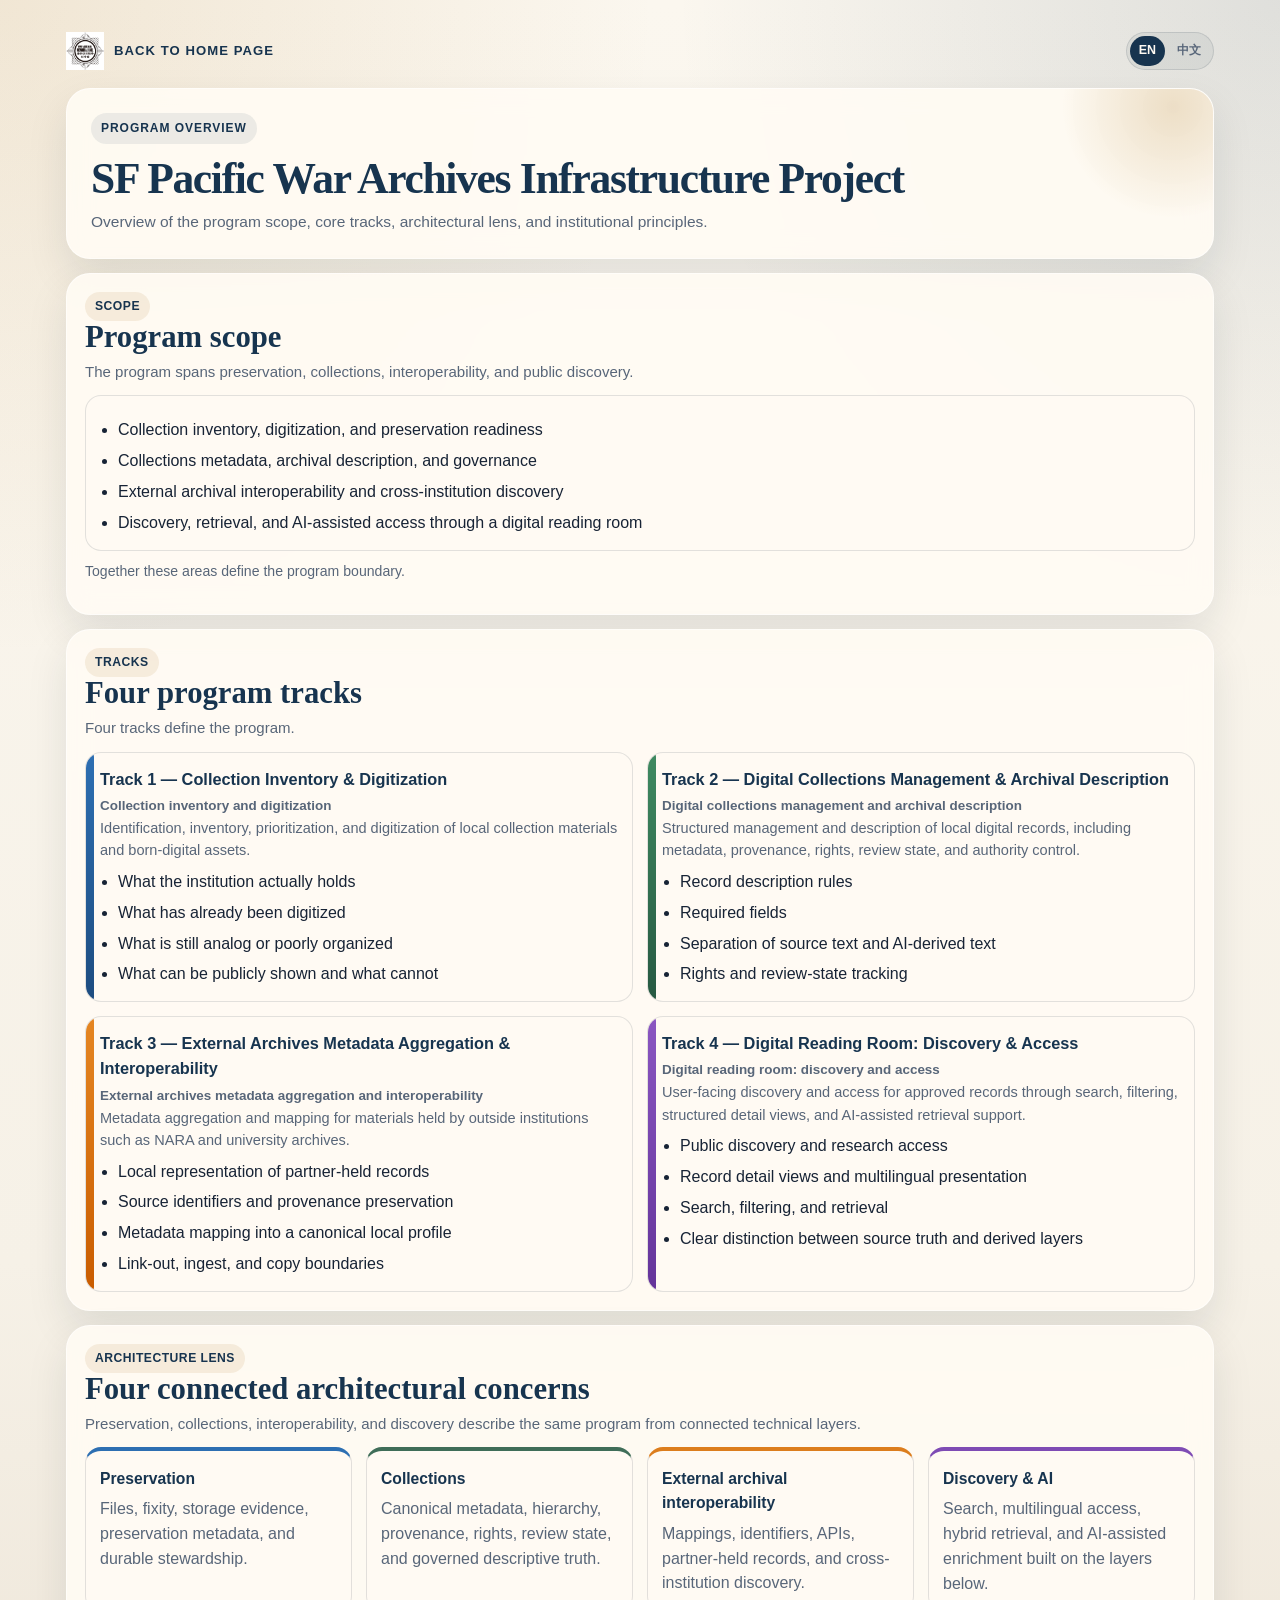
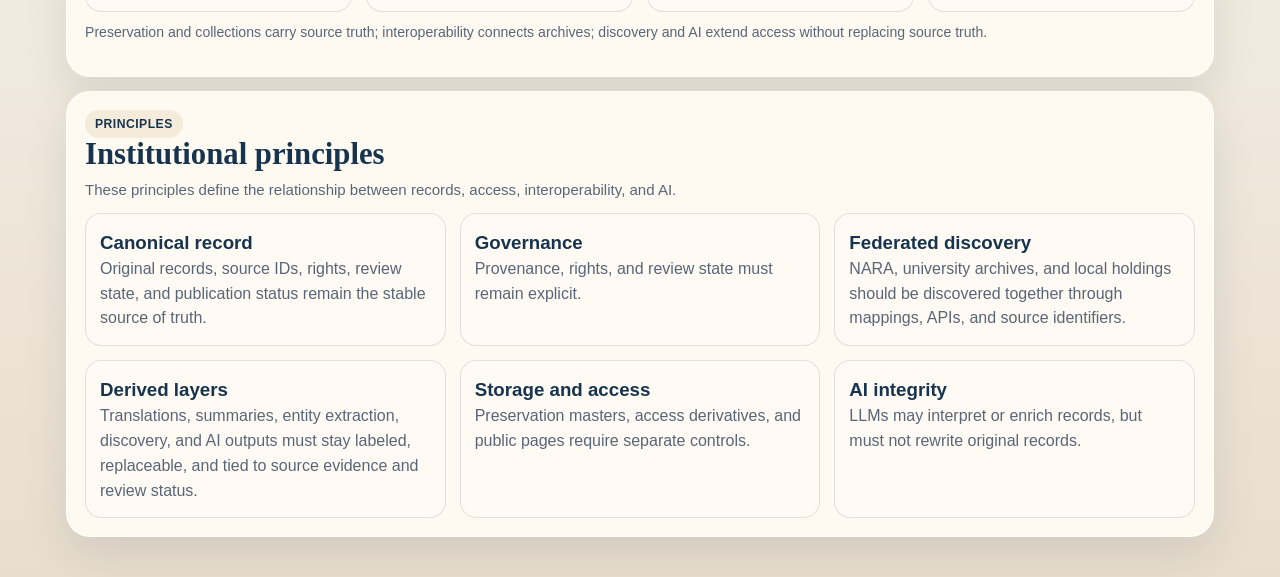
<file: docs/planning/project-update-program-management.html>
<!DOCTYPE html>
<html lang="en">
  <head>
    <meta charset="UTF-8" />
    <meta name="viewport" content="width=device-width, initial-scale=1.0" />
    <title>SF Pacific War Archives Infrastructure Project</title>
    <style>
      :root {
        --bg: #f6f1e7;
        --bg-deep: #e8decf;
        --panel: rgba(255, 251, 244, 0.92);
        --panel-strong: #fffaf3;
        --ink: #172335;
        --muted: #586679;
        --line: rgba(23, 35, 53, 0.12);
        --navy: #17344f;
        --navy-soft: #284d72;
        --brass: #b6863a;
        --brass-soft: rgba(182, 134, 58, 0.12);
        --green: #3f6d58;
        --orange: #dc7d1d;
        --purple: #7e4bb4;
        --blue: #2d6fb2;
        --shadow: 0 18px 42px rgba(23, 35, 53, 0.1);
        --radius-xl: 24px;
        --radius-lg: 16px;
        --radius-md: 14px;
        --content-width: 1180px;
      }

      * {
        box-sizing: border-box;
      }

      body {
        margin: 0;
        min-height: 100vh;
        color: var(--ink);
        background:
          radial-gradient(circle at top left, rgba(182, 134, 58, 0.15), transparent 26%),
          radial-gradient(circle at top right, rgba(23, 52, 79, 0.12), transparent 24%),
          linear-gradient(180deg, #fbf7ef 0%, var(--bg) 58%, var(--bg-deep) 100%);
        font-family: "Avenir Next", "Segoe UI", "Helvetica Neue", Arial, sans-serif;
        line-height: 1.55;
      }

      .page {
        max-width: var(--content-width);
        margin: 0 auto;
        padding: 28px 16px 40px;
      }

      .topbar {
        align-items: center;
        display: flex;
        gap: 18px;
        justify-content: space-between;
        margin-bottom: 14px;
        min-height: 46px;
        padding-right: 104px;
        position: relative;
      }

      .brand,
      .topbar-tools,
      .lang-switch {
        align-items: center;
        display: flex;
      }

      .brand {
        gap: 10px;
        min-width: 0;
        text-decoration: none;
      }

      .brand img {
        height: 38px;
        object-fit: contain;
        width: 38px;
      }

      .brand span {
        color: var(--navy);
        font-size: 0.82rem;
        font-weight: 900;
        letter-spacing: 0.08em;
        text-transform: uppercase;
      }

      .topbar-tools {
        flex-wrap: wrap;
        gap: 10px;
        justify-content: flex-end;
      }

      .lang-switch {
        background: rgba(23, 52, 79, 0.06);
        border: 1px solid var(--line);
        border-radius: 999px;
        gap: 3px;
        padding: 3px;
        position: absolute;
        right: 0;
        top: 4px;
      }

      .lang-tab {
        appearance: none;
        background: transparent;
        border: 0;
        border-radius: 999px;
        color: var(--muted);
        cursor: pointer;
        font: inherit;
        font-size: 0.78rem;
        font-weight: 900;
        min-height: 30px;
        padding: 5px 9px;
      }

      .lang-tab.is-active {
        background: var(--navy);
        color: #fffaf3;
      }

      .hero,
      .section {
        background: var(--panel);
        border: 1px solid rgba(255, 255, 255, 0.56);
        border-radius: var(--radius-xl);
        box-shadow: var(--shadow);
        backdrop-filter: blur(12px);
      }

      .hero {
        position: relative;
        overflow: hidden;
        padding: 24px;
      }

      .hero::after {
        content: "";
        position: absolute;
        top: -92px;
        right: -70px;
        width: 220px;
        height: 220px;
        border-radius: 50%;
        background: radial-gradient(circle, rgba(182, 134, 58, 0.24) 0%, rgba(182, 134, 58, 0) 72%);
        pointer-events: none;
      }

      .eyebrow {
        display: inline-flex;
        align-items: center;
        gap: 10px;
        padding: 6px 10px;
        border-radius: 999px;
        background: rgba(23, 52, 79, 0.08);
        color: var(--navy);
        font-size: 0.75rem;
        font-weight: 700;
        letter-spacing: 0.08em;
        text-transform: uppercase;
      }

      h1,
      h2,
      h3 {
        margin: 0;
        color: var(--navy);
      }

      h1 {
        margin-top: 12px;
        font-family: "Iowan Old Style", "Palatino Linotype", "Book Antiqua", Georgia, serif;
        font-size: clamp(1.9rem, 3.4vw, 3.1rem);
        line-height: 1.02;
        letter-spacing: -0.03em;
        max-width: 960px;
        text-wrap: balance;
      }

      .hero-summary {
        margin: 10px 0 0;
        max-width: 900px;
        color: var(--muted);
        font-size: 0.97rem;
      }

      .hero-meta,
      .scope-grid,
      .tracks-grid,
      .lens-grid,
      .principles-grid {
        display: grid;
        gap: 14px;
      }

      .hero-meta {
        margin-top: 14px;
        display: flex;
        flex-wrap: wrap;
        gap: 10px;
        color: var(--muted);
        font-size: 0.84rem;
        font-weight: 600;
      }

      .hero-meta span {
        display: inline-flex;
        align-items: center;
        padding: 5px 10px;
        border-radius: 999px;
        background: rgba(23, 52, 79, 0.06);
        border: 1px solid rgba(23, 35, 53, 0.08);
      }

      .scope-grid {
        grid-template-columns: 1fr;
      }

      .tracks-grid {
        grid-template-columns: repeat(2, minmax(0, 1fr));
      }

      .lens-grid {
        grid-template-columns: repeat(4, minmax(0, 1fr));
      }

      .principles-grid {
        grid-template-columns: repeat(3, minmax(0, 1fr));
      }

      .section {
        margin-top: 14px;
        padding: 18px;
      }

      .section-title {
        margin-bottom: 6px;
        font-family: "Iowan Old Style", "Palatino Linotype", "Book Antiqua", Georgia, serif;
        font-size: clamp(1.35rem, 2.4vw, 2rem);
        line-height: 1.08;
      }

      .section-lead {
        margin: 0 0 12px;
        color: var(--muted);
        max-width: 820px;
        font-size: 0.94rem;
      }

      .pill {
        display: inline-flex;
        align-items: center;
        padding: 5px 10px;
        border-radius: 999px;
        background: var(--brass-soft);
        color: var(--navy);
        font-size: 0.76rem;
        font-weight: 700;
        letter-spacing: 0.04em;
        text-transform: uppercase;
      }

      .card,
      .track-card,
      .lens-card {
        background: var(--panel-strong);
        border: 1px solid var(--line);
        border-radius: var(--radius-lg);
        padding: 14px;
      }

      .track-card {
        position: relative;
        overflow: hidden;
      }

      .track-card::before {
        content: "";
        position: absolute;
        inset: 0 auto 0 0;
        width: 8px;
        border-radius: 999px;
      }

      .track-1::before {
        background: linear-gradient(180deg, #2d6fb2, #1d4c80);
      }

      .track-2::before {
        background: linear-gradient(180deg, #3f8a61, #275942);
      }

      .track-3::before {
        background: linear-gradient(180deg, #e58622, #c95c00);
      }

      .track-4::before {
        background: linear-gradient(180deg, #8a56c1, #64349a);
      }

      .track-card h3 {
        font-size: 1.02rem;
        margin-bottom: 4px;
      }

      .track-subtitle {
        margin: 0 0 8px;
        color: var(--muted);
        font-size: 0.91rem;
      }

      .track-label {
        margin: 0 0 8px;
        color: var(--navy-soft);
        font-size: 0.84rem;
        font-weight: 700;
      }

      .track-list,
      .scope-list,
      .principles-list {
        margin: 8px 0 0;
        padding-left: 18px;
      }

      .track-list li + li,
      .scope-list li + li,
      .principles-list li + li {
        margin-top: 6px;
      }

      .lens-card {
        padding-top: 16px;
      }

      .lens-card h3 {
        font-size: 0.98rem;
        margin-bottom: 6px;
      }

      .lens-card p,
      .track-card p,
      .card p {
        margin: 0;
        color: var(--muted);
      }

      .lens-card.preservation {
        border-top: 4px solid var(--blue);
      }

      .lens-card.collections {
        border-top: 4px solid var(--green);
      }

      .lens-card.interoperability {
        border-top: 4px solid var(--orange);
      }

      .lens-card.discovery {
        border-top: 4px solid var(--purple);
      }

      .section-footer {
        margin-top: 10px;
        color: var(--muted);
        font-size: 0.88rem;
      }

      .rule {
        height: 1px;
        margin: 14px 0;
        border: 0;
        background: linear-gradient(90deg, rgba(182, 134, 58, 0.5), rgba(23, 52, 79, 0.16), transparent);
      }

      @media (max-width: 980px) {
        .scope-grid,
        .tracks-grid,
        .lens-grid,
        .principles-grid {
          grid-template-columns: 1fr;
        }
      }

      @media (max-width: 640px) {
        .page {
          padding: 18px 12px 28px;
        }

        .topbar,
        .topbar-tools {
          align-items: flex-start;
          flex-direction: column;
        }

        .brand span {
          display: none;
        }

        .hero,
        .section {
          padding: 16px;
        }
      }
    </style>
  </head>
  <body data-lang="en">
    <main class="page">
      <div class="topbar">
        <a class="brand" href="../../index.html" aria-label="Back to home page">
          <img src="../standards/branding/assets/memorial-hall-logo.png" alt="" />
          <span>Back to home page</span>
        </a>
        <div class="topbar-tools">
          <div class="lang-switch" role="group" aria-label="Language">
            <button class="lang-tab is-active" data-lang="en" type="button">EN</button>
            <button class="lang-tab" data-lang="zh" type="button">中文</button>
          </div>
        </div>
      </div>

      <header class="hero">
        <span class="eyebrow" data-i18n="heroEyebrow">Program Overview</span>
        <h1>SF Pacific War Archives Infrastructure Project</h1>
        <p class="hero-summary" data-i18n="heroSummary">
          Overview of the program scope, core tracks, architectural lens, and
          institutional principles.
        </p>

      </header>

      <section class="section">
        <span class="pill" data-i18n="scopeKicker">Scope</span>
        <h2 class="section-title" data-i18n="scopeTitle">Program scope</h2>
        <p class="section-lead" data-i18n="scopeLead">
          The program spans preservation, collections, interoperability, and
          public discovery.
        </p>

        <div class="scope-grid">
          <article class="card">
            <ul class="scope-list">
              <li data-i18n="scopeItem1">Collection inventory, digitization, and preservation readiness</li>
              <li data-i18n="scopeItem2">Collections metadata, archival description, and governance</li>
              <li data-i18n="scopeItem3">External archival interoperability and cross-institution discovery</li>
              <li data-i18n="scopeItem4">Discovery, retrieval, and AI-assisted access through a digital reading room</li>
            </ul>
          </article>
        </div>

        <p class="section-footer">
          <span data-i18n="scopeFooter">Together these areas define the program boundary.</span>
        </p>
      </section>

      <section class="section">
        <span class="pill" data-i18n="tracksKicker">Tracks</span>
        <h2 class="section-title" data-i18n="tracksTitle">Four program tracks</h2>
        <p class="section-lead" data-i18n="tracksLead">
          Four tracks define the program.
        </p>

        <div class="tracks-grid">
          <article class="track-card track-1">
            <h3 data-i18n="track1Title">Track 1 — Collection Inventory &amp; Digitization</h3>
            <p class="track-label" data-i18n="track1Label">Collection inventory and digitization</p>
            <p class="track-subtitle" data-i18n="track1Subtitle">
              Identification, inventory, prioritization, and digitization of
              local collection materials and born-digital assets.
            </p>
            <ul class="track-list">
              <li data-i18n="track1Item1">What the institution actually holds</li>
              <li data-i18n="track1Item2">What has already been digitized</li>
              <li data-i18n="track1Item3">What is still analog or poorly organized</li>
              <li data-i18n="track1Item4">What can be publicly shown and what cannot</li>
            </ul>
          </article>

          <article class="track-card track-2">
            <h3 data-i18n="track2Title">Track 2 — Digital Collections Management &amp; Archival Description</h3>
            <p class="track-label" data-i18n="track2Label">Digital collections management and archival description</p>
            <p class="track-subtitle" data-i18n="track2Subtitle">
              Structured management and description of local digital records,
              including metadata, provenance, rights, review state, and
              authority control.
            </p>
            <ul class="track-list">
              <li data-i18n="track2Item1">Record description rules</li>
              <li data-i18n="track2Item2">Required fields</li>
              <li data-i18n="track2Item3">Separation of source text and AI-derived text</li>
              <li data-i18n="track2Item4">Rights and review-state tracking</li>
            </ul>
          </article>

          <article class="track-card track-3">
            <h3 data-i18n="track3Title">Track 3 — External Archives Metadata Aggregation &amp; Interoperability</h3>
            <p class="track-label" data-i18n="track3Label">External archives metadata aggregation and interoperability</p>
            <p class="track-subtitle" data-i18n="track3Subtitle">
              Metadata aggregation and mapping for materials held by outside
              institutions such as NARA and university archives.
            </p>
            <ul class="track-list">
              <li data-i18n="track3Item1">Local representation of partner-held records</li>
              <li data-i18n="track3Item2">Source identifiers and provenance preservation</li>
              <li data-i18n="track3Item3">Metadata mapping into a canonical local profile</li>
              <li data-i18n="track3Item4">Link-out, ingest, and copy boundaries</li>
            </ul>
          </article>

          <article class="track-card track-4">
            <h3 data-i18n="track4Title">Track 4 — Digital Reading Room: Discovery &amp; Access</h3>
            <p class="track-label" data-i18n="track4Label">Digital reading room: discovery and access</p>
            <p class="track-subtitle" data-i18n="track4Subtitle">
              User-facing discovery and access for approved records through
              search, filtering, structured detail views, and AI-assisted
              retrieval support.
            </p>
            <ul class="track-list">
              <li data-i18n="track4Item1">Public discovery and research access</li>
              <li data-i18n="track4Item2">Record detail views and multilingual presentation</li>
              <li data-i18n="track4Item3">Search, filtering, and retrieval</li>
              <li data-i18n="track4Item4">Clear distinction between source truth and derived layers</li>
            </ul>
          </article>
        </div>
      </section>

      <section class="section">
        <span class="pill" data-i18n="lensKicker">Architecture Lens</span>
        <h2 class="section-title" data-i18n="lensTitle">Four connected architectural concerns</h2>
        <p class="section-lead" data-i18n="lensLead">
          Preservation, collections, interoperability, and discovery describe
          the same program from connected technical layers.
        </p>

        <div class="lens-grid">
          <article class="lens-card preservation">
            <h3 data-i18n="lensPreservationTitle">Preservation</h3>
            <p data-i18n="lensPreservationBody">
              Files, fixity, storage evidence, preservation metadata, and
              durable stewardship.
            </p>
          </article>
          <article class="lens-card collections">
            <h3 data-i18n="lensCollectionsTitle">Collections</h3>
            <p data-i18n="lensCollectionsBody">
              Canonical metadata, hierarchy, provenance, rights, review state,
              and governed descriptive truth.
            </p>
          </article>
          <article class="lens-card interoperability">
            <h3 data-i18n="lensInteroperabilityTitle">External archival interoperability</h3>
            <p data-i18n="lensInteroperabilityBody">
              Mappings, identifiers, APIs, partner-held records, and
              cross-institution discovery.
            </p>
          </article>
          <article class="lens-card discovery">
            <h3 data-i18n="lensDiscoveryTitle">Discovery &amp; AI</h3>
            <p data-i18n="lensDiscoveryBody">
              Search, multilingual access, hybrid retrieval, and AI-assisted
              enrichment built on the layers below.
            </p>
          </article>
        </div>

        <p class="section-footer" data-i18n="lensFooter">
          Preservation and collections carry source truth; interoperability
          connects archives; discovery and AI extend access without replacing
          source truth.
        </p>
      </section>

      <section class="section">
        <span class="pill" data-i18n="principlesKicker">Principles</span>
        <h2 class="section-title" data-i18n="principlesTitle">Institutional principles</h2>
        <p class="section-lead" data-i18n="principlesLead">
          These principles define the relationship between records, access,
          interoperability, and AI.
        </p>

        <div class="principles-grid">
          <article class="card">
            <h3 data-i18n="principleCanonicalTitle">Canonical record</h3>
            <p data-i18n="principleCanonicalBody">
              Original records, source IDs, rights, review state, and publication
              status remain the stable source of truth.
            </p>
          </article>
          <article class="card">
            <h3 data-i18n="principleGovernanceTitle">Governance</h3>
            <p data-i18n="principleGovernanceBody">Provenance, rights, and review state must remain explicit.</p>
          </article>
          <article class="card">
            <h3 data-i18n="principleFederationTitle">Federated discovery</h3>
            <p data-i18n="principleFederationBody">
              NARA, university archives, and local holdings should be discovered
              together through mappings, APIs, and source identifiers.
            </p>
          </article>
          <article class="card">
            <h3 data-i18n="principleDerivedTitle">Derived layers</h3>
            <p data-i18n="principleDerivedBody">
              Translations, summaries, entity extraction, discovery, and AI
              outputs must stay labeled, replaceable, and tied to source
              evidence and review status.
            </p>
          </article>
          <article class="card">
            <h3 data-i18n="principleStorageTitle">Storage and access</h3>
            <p data-i18n="principleStorageBody">
              Preservation masters, access derivatives, and public pages require
              separate controls.
            </p>
          </article>
          <article class="card">
            <h3 data-i18n="principleAiTitle">AI integrity</h3>
            <p data-i18n="principleAiBody">
              LLMs may interpret or enrich records, but must not rewrite
              original records.
            </p>
          </article>
        </div>

      </section>
    </main>
    <script>
      const translations = {
        en: {
          title: "SF Pacific War Archives Infrastructure Project",
          heroEyebrow: "Program Overview",
          heroSummary: "Overview of the program scope, core tracks, architectural lens, and institutional principles.",
          scopeKicker: "Scope",
          scopeTitle: "Program scope",
          scopeLead: "The program spans preservation, collections, interoperability, and public discovery.",
          scopeItem1: "Collection inventory, digitization, and preservation readiness",
          scopeItem2: "Collections metadata, archival description, and governance",
          scopeItem3: "External archival interoperability and cross-institution discovery",
          scopeItem4: "Discovery, retrieval, and AI-assisted access through a digital reading room",
          scopeFooter: "Together these areas define the program boundary.",
          tracksKicker: "Tracks",
          tracksTitle: "Four program tracks",
          tracksLead: "Four tracks define the program.",
          track1Title: "Track 1 — Collection Inventory & Digitization",
          track1Label: "Collection inventory and digitization",
          track1Subtitle: "Identification, inventory, prioritization, and digitization of local collection materials and born-digital assets.",
          track1Item1: "What the institution actually holds",
          track1Item2: "What has already been digitized",
          track1Item3: "What is still analog or poorly organized",
          track1Item4: "What can be publicly shown and what cannot",
          track2Title: "Track 2 — Digital Collections Management & Archival Description",
          track2Label: "Digital collections management and archival description",
          track2Subtitle: "Structured management and description of local digital records, including metadata, provenance, rights, review state, and authority control.",
          track2Item1: "Record description rules",
          track2Item2: "Required fields",
          track2Item3: "Separation of source text and AI-derived text",
          track2Item4: "Rights and review-state tracking",
          track3Title: "Track 3 — External Archives Metadata Aggregation & Interoperability",
          track3Label: "External archives metadata aggregation and interoperability",
          track3Subtitle: "Metadata aggregation and mapping for materials held by outside institutions such as NARA and university archives.",
          track3Item1: "Local representation of partner-held records",
          track3Item2: "Source identifiers and provenance preservation",
          track3Item3: "Metadata mapping into a canonical local profile",
          track3Item4: "Link-out, ingest, and copy boundaries",
          track4Title: "Track 4 — Digital Reading Room: Discovery & Access",
          track4Label: "Digital reading room: discovery and access",
          track4Subtitle: "User-facing discovery and access for approved records through search, filtering, structured detail views, and AI-assisted retrieval support.",
          track4Item1: "Public discovery and research access",
          track4Item2: "Record detail views and multilingual presentation",
          track4Item3: "Search, filtering, and retrieval",
          track4Item4: "Clear distinction between source truth and derived layers",
          lensKicker: "Architecture Lens",
          lensTitle: "Four connected architectural concerns",
          lensLead: "Preservation, collections, interoperability, and discovery describe the same program from connected technical layers.",
          lensPreservationTitle: "Preservation",
          lensPreservationBody: "Files, fixity, storage evidence, preservation metadata, and durable stewardship.",
          lensCollectionsTitle: "Collections",
          lensCollectionsBody: "Canonical metadata, hierarchy, provenance, rights, review state, and governed descriptive truth.",
          lensInteroperabilityTitle: "External archival interoperability",
          lensInteroperabilityBody: "Mappings, identifiers, APIs, partner-held records, and cross-institution discovery.",
          lensDiscoveryTitle: "Discovery & AI",
          lensDiscoveryBody: "Search, multilingual access, hybrid retrieval, and AI-assisted enrichment built on the layers below.",
          lensFooter: "Preservation and collections carry source truth; interoperability connects archives; discovery and AI extend access without replacing source truth.",
          principlesKicker: "Principles",
          principlesTitle: "Institutional principles",
          principlesLead: "These principles define the relationship between records, access, interoperability, and AI.",
          principleCanonicalTitle: "Canonical record",
          principleCanonicalBody: "Original records, source IDs, rights, review state, and publication status remain the stable source of truth.",
          principleGovernanceTitle: "Governance",
          principleGovernanceBody: "Provenance, rights, and review state must remain explicit.",
          principleFederationTitle: "Federated discovery",
          principleFederationBody: "NARA, university archives, and local holdings should be discovered together through mappings, APIs, and source identifiers.",
          principleDerivedTitle: "Derived layers",
          principleDerivedBody: "Translations, summaries, entity extraction, discovery, and AI outputs must stay labeled, replaceable, and tied to source evidence and review status.",
          principleStorageTitle: "Storage and access",
          principleStorageBody: "Preservation masters, access derivatives, and public pages require separate controls.",
          principleAiTitle: "AI integrity",
          principleAiBody: "LLMs may interpret or enrich records, but must not rewrite original records."
        },
        zh: {
          title: "SF Pacific War Archives Infrastructure Project",
          heroEyebrow: "项目总览",
          heroSummary: "项目范围、核心 tracks、架构视角与机构原则总览。",
          scopeKicker: "范围",
          scopeTitle: "项目范围",
          scopeLead: "本项目覆盖 preservation、collections、interoperability 和 public discovery。",
          scopeItem1: "馆藏盘点、数字化与 preservation readiness",
          scopeItem2: "馆藏 metadata、archival description 与 governance",
          scopeItem3: "外部档案 interoperability 与跨机构发现",
          scopeItem4: "通过 digital reading room 实现 discovery、retrieval 与 AI-assisted access",
          scopeFooter: "这些领域共同定义项目边界。",
          tracksKicker: "Tracks",
          tracksTitle: "四条项目 track",
          tracksLead: "四条 track 定义项目工作范围。",
          track1Title: "Track 1 — Collection Inventory & Digitization",
          track1Label: "馆藏盘点与数字化",
          track1Subtitle: "识别、盘点、排序和数字化本地馆藏材料与 born-digital assets。",
          track1Item1: "机构实际持有什么",
          track1Item2: "哪些材料已经数字化",
          track1Item3: "哪些仍为 analog 或组织不清",
          track1Item4: "哪些可以公开展示、哪些不能",
          track2Title: "Track 2 — Digital Collections Management & Archival Description",
          track2Label: "数字馆藏管理与档案著录",
          track2Subtitle: "对本地数字记录进行结构化管理与描述，包括 metadata、provenance、rights、review state 与 authority control。",
          track2Item1: "记录描述规则",
          track2Item2: "必需字段",
          track2Item3: "source text 与 AI-derived text 分离",
          track2Item4: "rights 与 review-state tracking",
          track3Title: "Track 3 — External Archives Metadata Aggregation & Interoperability",
          track3Label: "外部档案 metadata 聚合与 interoperability",
          track3Subtitle: "为 NARA、大学档案等外部机构持有材料进行 metadata aggregation 与 mapping。",
          track3Item1: "partner-held records 的本地表达",
          track3Item2: "source identifiers 与 provenance preservation",
          track3Item3: "metadata 映射到 canonical local profile",
          track3Item4: "link-out、ingest 与 copy boundaries",
          track4Title: "Track 4 — Digital Reading Room: Discovery & Access",
          track4Label: "数字阅览室：发现与访问",
          track4Subtitle: "为已批准记录提供面向用户的 discovery 与 access，包括 search、filtering、structured detail views 和 AI-assisted retrieval support。",
          track4Item1: "公众发现与研究访问",
          track4Item2: "record detail views 与多语言呈现",
          track4Item3: "search、filtering 与 retrieval",
          track4Item4: "清楚区分 source truth 与 derived layers",
          lensKicker: "架构视角",
          lensTitle: "四个相互连接的架构关注点",
          lensLead: "Preservation、collections、interoperability 和 discovery 从相互连接的技术层描述同一个项目。",
          lensPreservationTitle: "Preservation",
          lensPreservationBody: "文件、fixity、storage evidence、preservation metadata 与 durable stewardship。",
          lensCollectionsTitle: "Collections",
          lensCollectionsBody: "Canonical metadata、层级、provenance、rights、review state 与受治理的 descriptive truth。",
          lensInteroperabilityTitle: "External archival interoperability",
          lensInteroperabilityBody: "Mappings、identifiers、APIs、partner-held records 与 cross-institution discovery。",
          lensDiscoveryTitle: "Discovery & AI",
          lensDiscoveryBody: "Search、多语言访问、hybrid retrieval 与建立在底层记录上的 AI-assisted enrichment。",
          lensFooter: "Preservation 与 collections 承载 source truth；interoperability 连接档案；discovery 与 AI 扩展访问但不替代 source truth。",
          principlesKicker: "原则",
          principlesTitle: "机构原则",
          principlesLead: "这些原则定义 records、access、interoperability 与 AI 的关系。",
          principleCanonicalTitle: "Canonical record",
          principleCanonicalBody: "Original records、source IDs、rights、review state 与 publication status 始终是稳定的 source of truth。",
          principleGovernanceTitle: "Governance",
          principleGovernanceBody: "Provenance、rights 与 review state 必须保持明确。",
          principleFederationTitle: "Federated discovery",
          principleFederationBody: "NARA、大学档案和本地馆藏应通过 mappings、APIs 与 source identifiers 被统一发现。",
          principleDerivedTitle: "Derived layers",
          principleDerivedBody: "Translations、summaries、entity extraction、discovery 与 AI outputs 必须保持 labeled、replaceable，并连接 source evidence 与 review status。",
          principleStorageTitle: "Storage and access",
          principleStorageBody: "Preservation masters、access derivatives 与 public pages 需要 separate controls。",
          principleAiTitle: "AI integrity",
          principleAiBody: "LLMs 可以解释或 enrich records，但不能改写 original records。"
        }
      };

      const root = document.body;
      const buttons = Array.from(document.querySelectorAll(".lang-tab"));

      function setLanguage(lang) {
        const dictionary = translations[lang];
        root.dataset.lang = lang;
        document.documentElement.lang = lang === "zh" ? "zh-CN" : "en";
        document.title = dictionary.title;
        document.querySelectorAll("[data-i18n]").forEach((node) => {
          node.textContent = dictionary[node.dataset.i18n];
        });
        buttons.forEach((button) => {
          const active = button.dataset.lang === lang;
          button.classList.toggle("is-active", active);
          button.setAttribute("aria-pressed", active ? "true" : "false");
        });
      }

      buttons.forEach((button) => {
        button.addEventListener("click", () => setLanguage(button.dataset.lang));
      });

      setLanguage("en");
    </script>
  </body>
</html>
</file>
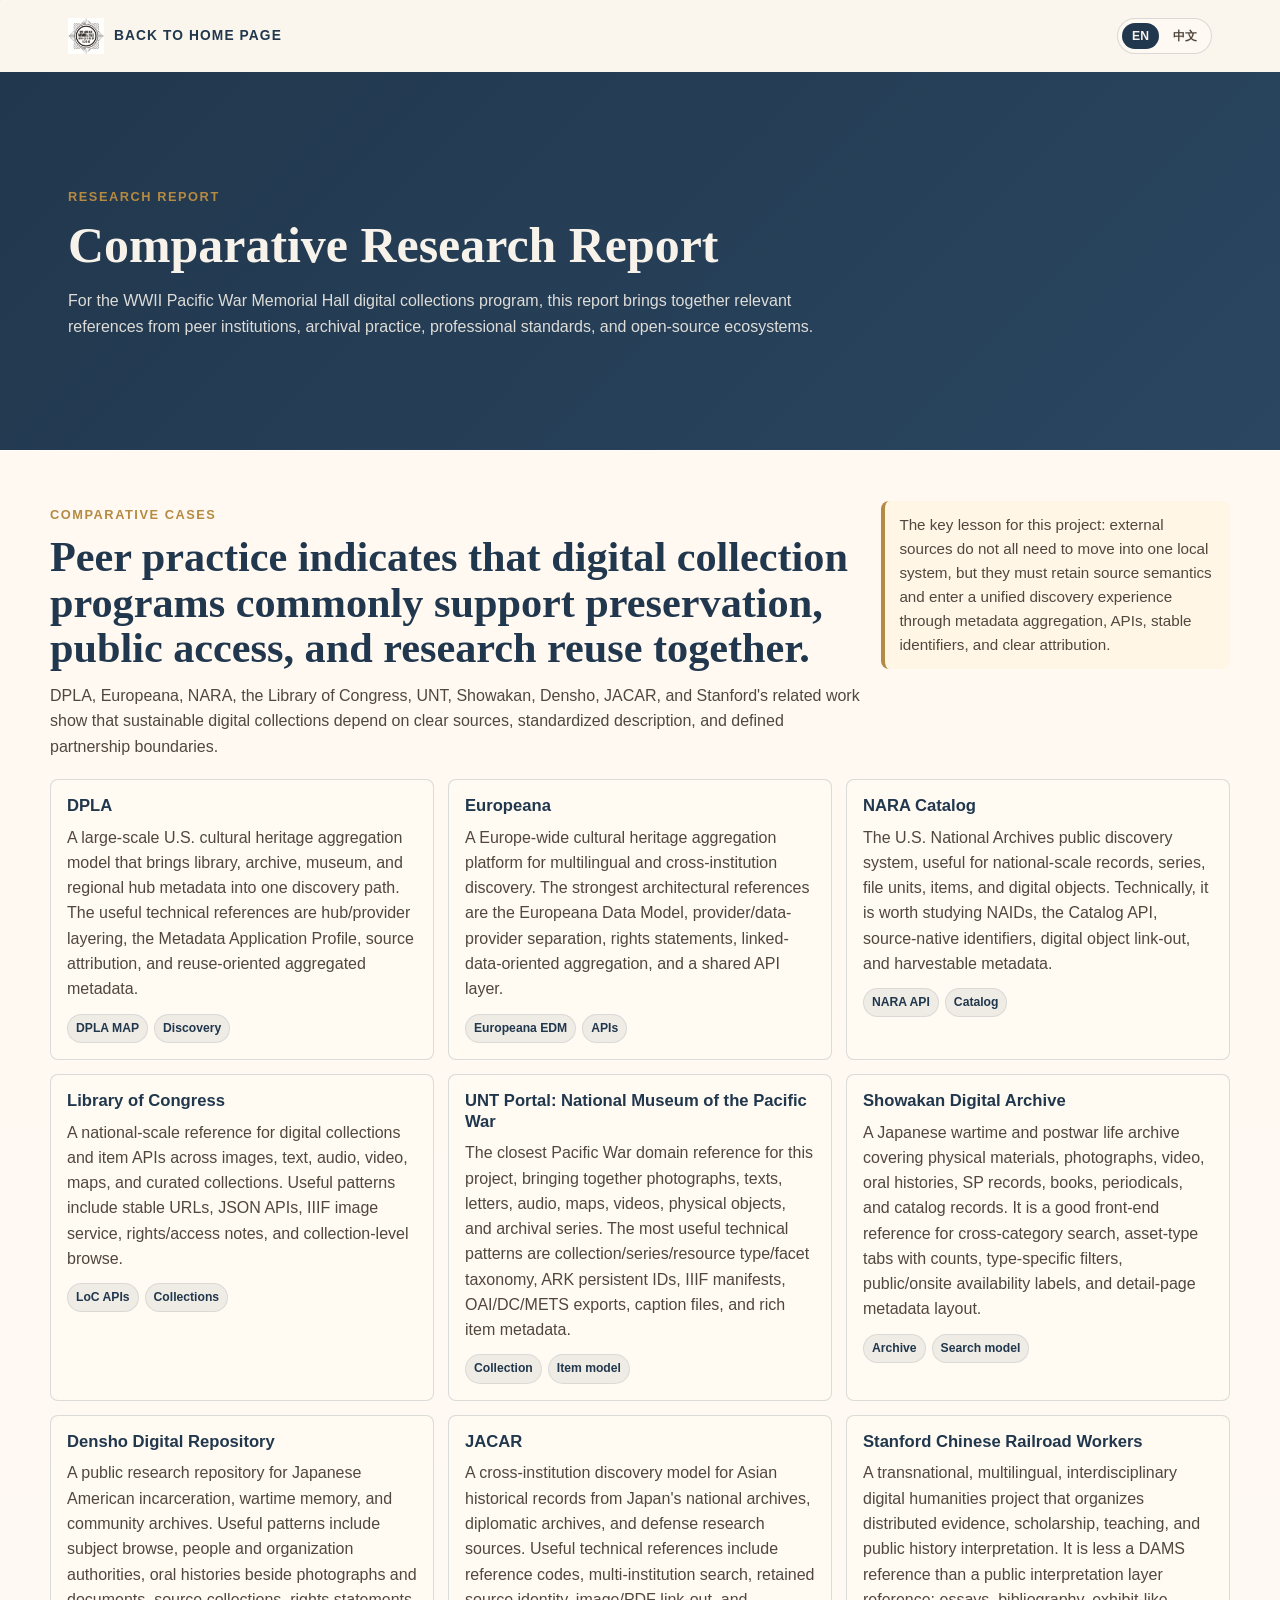
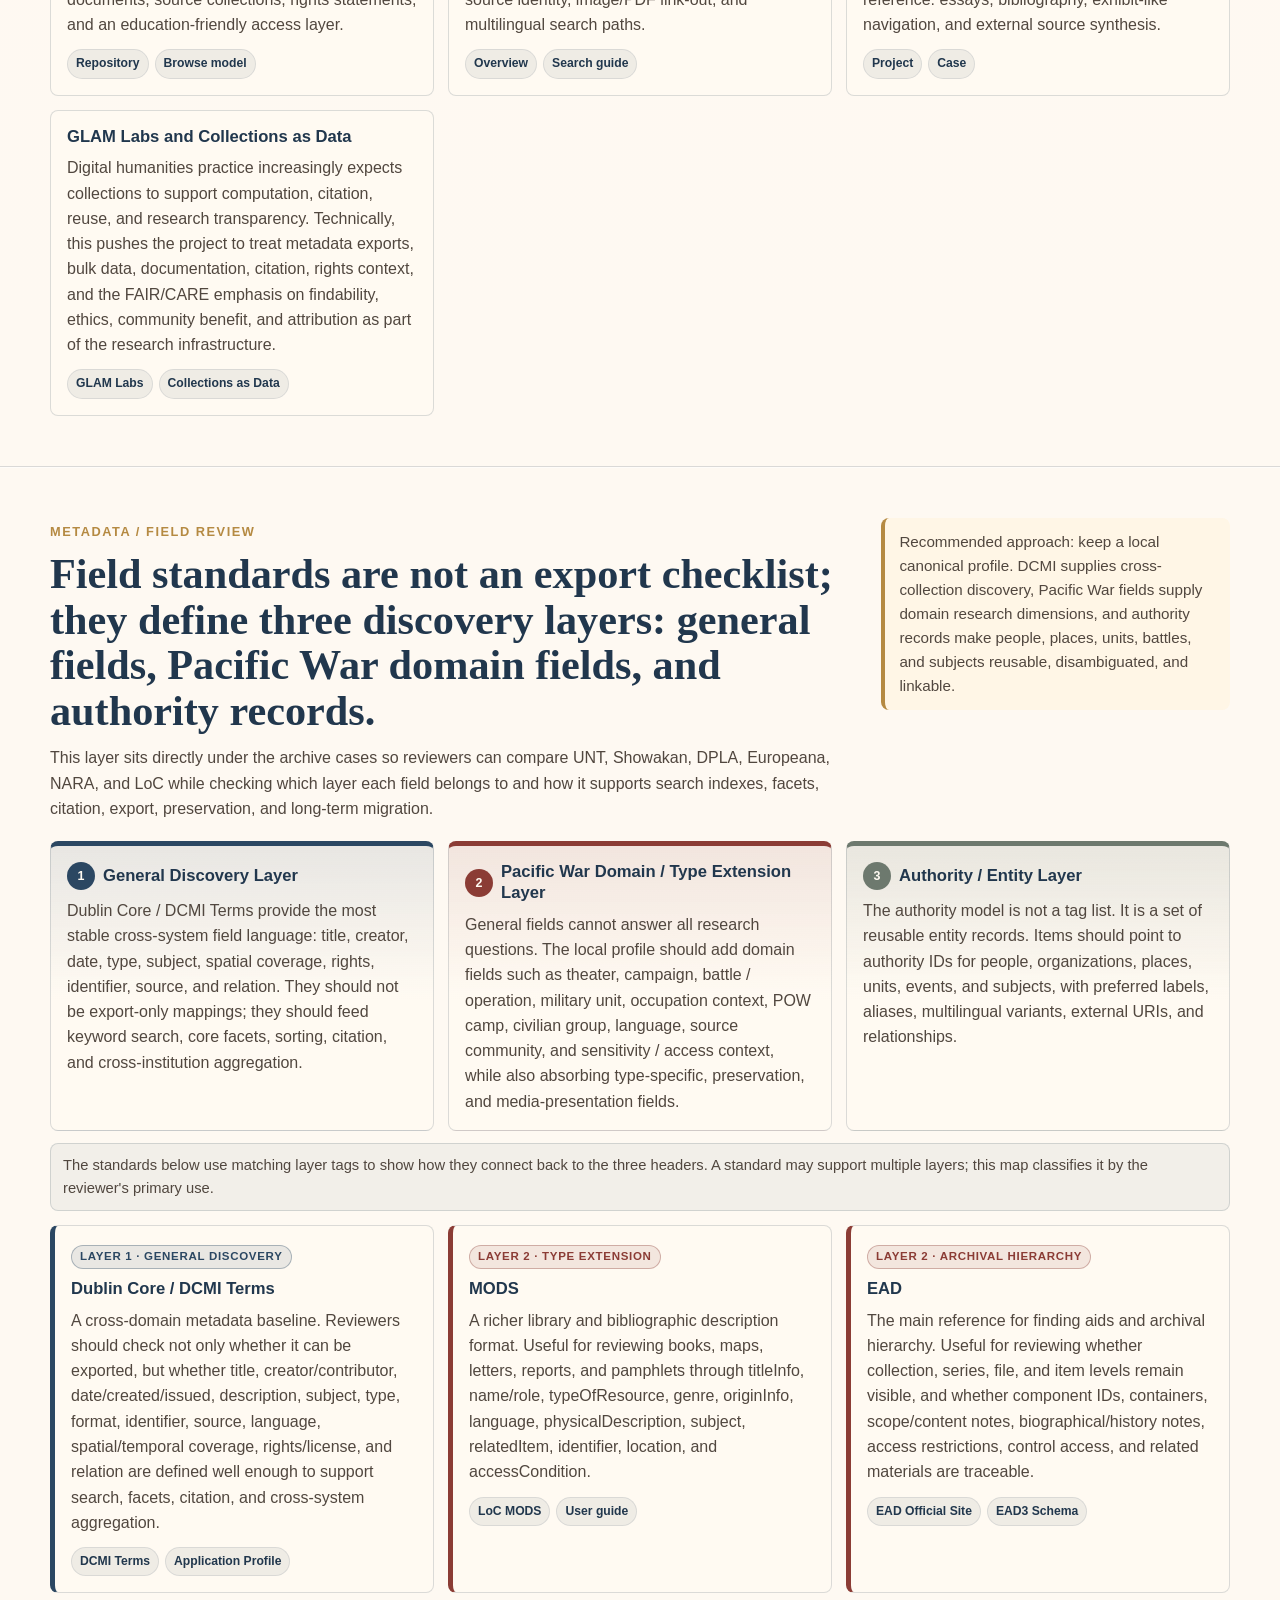
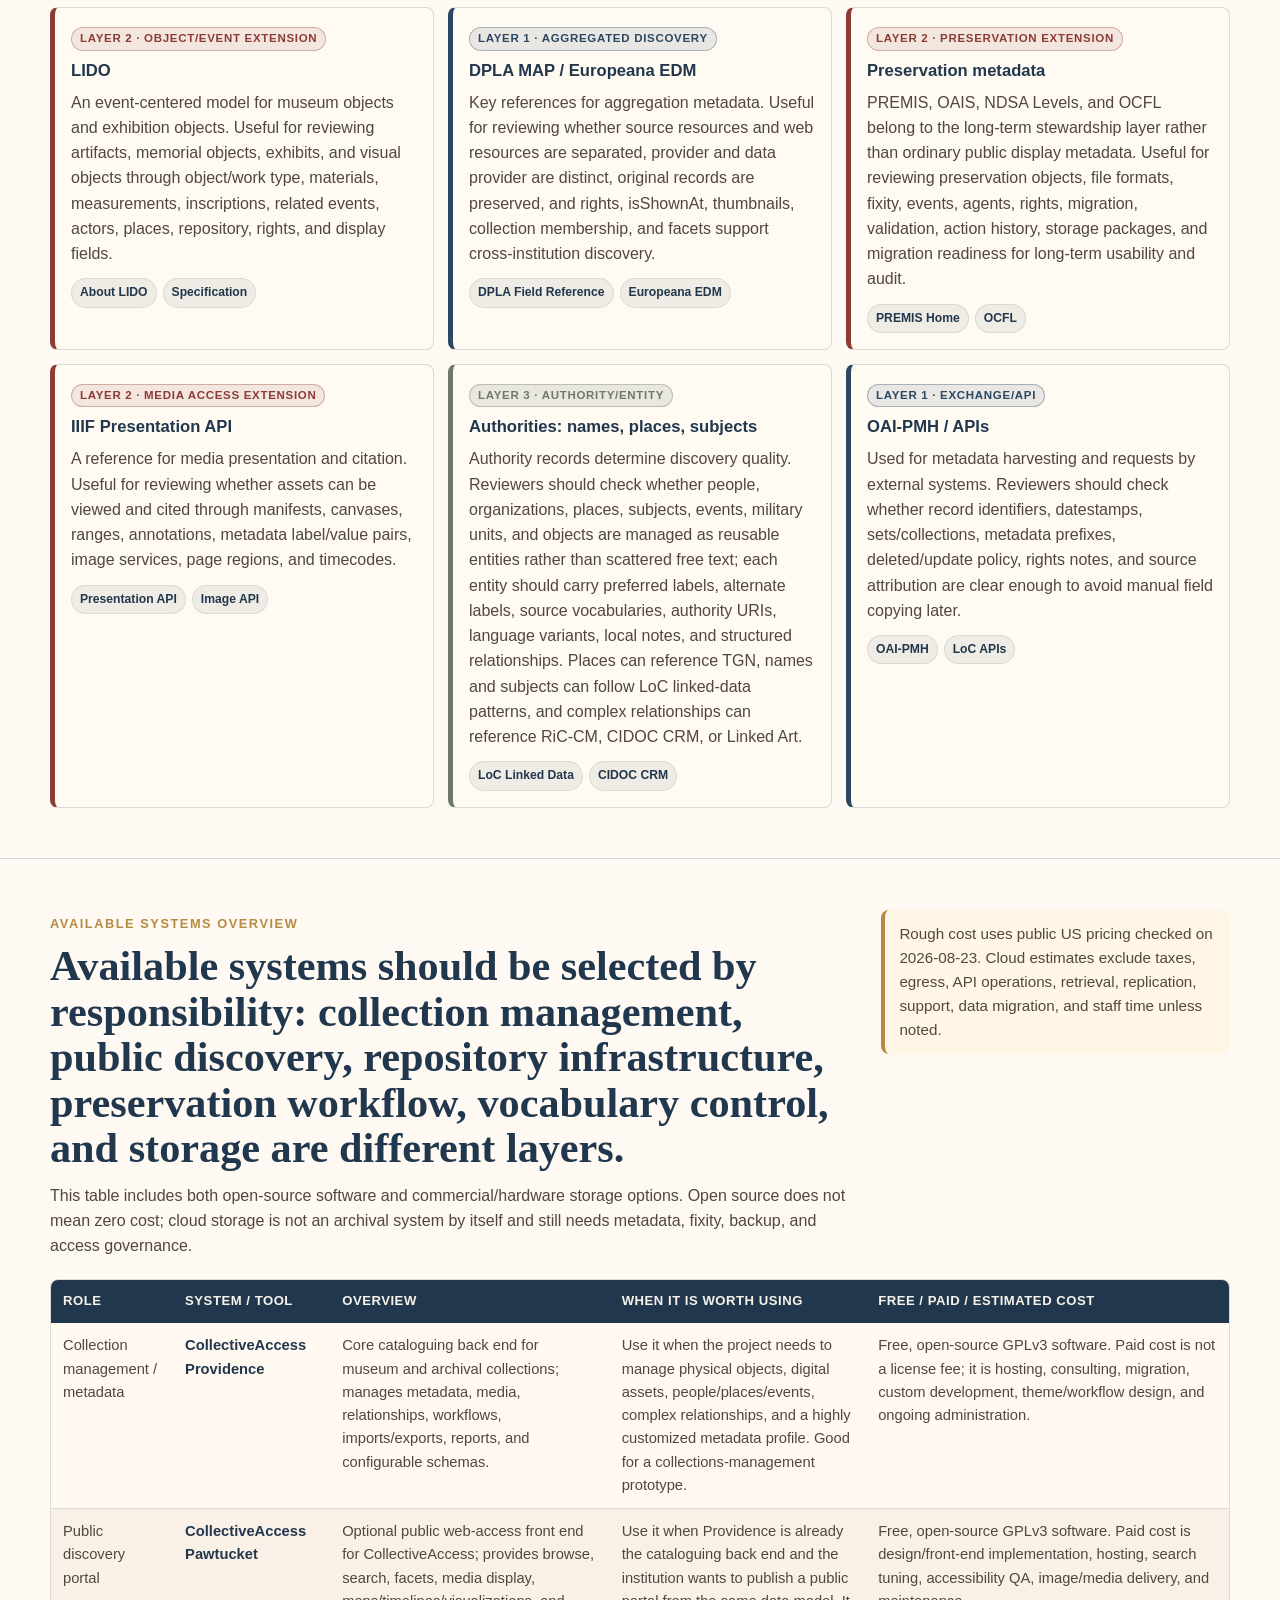
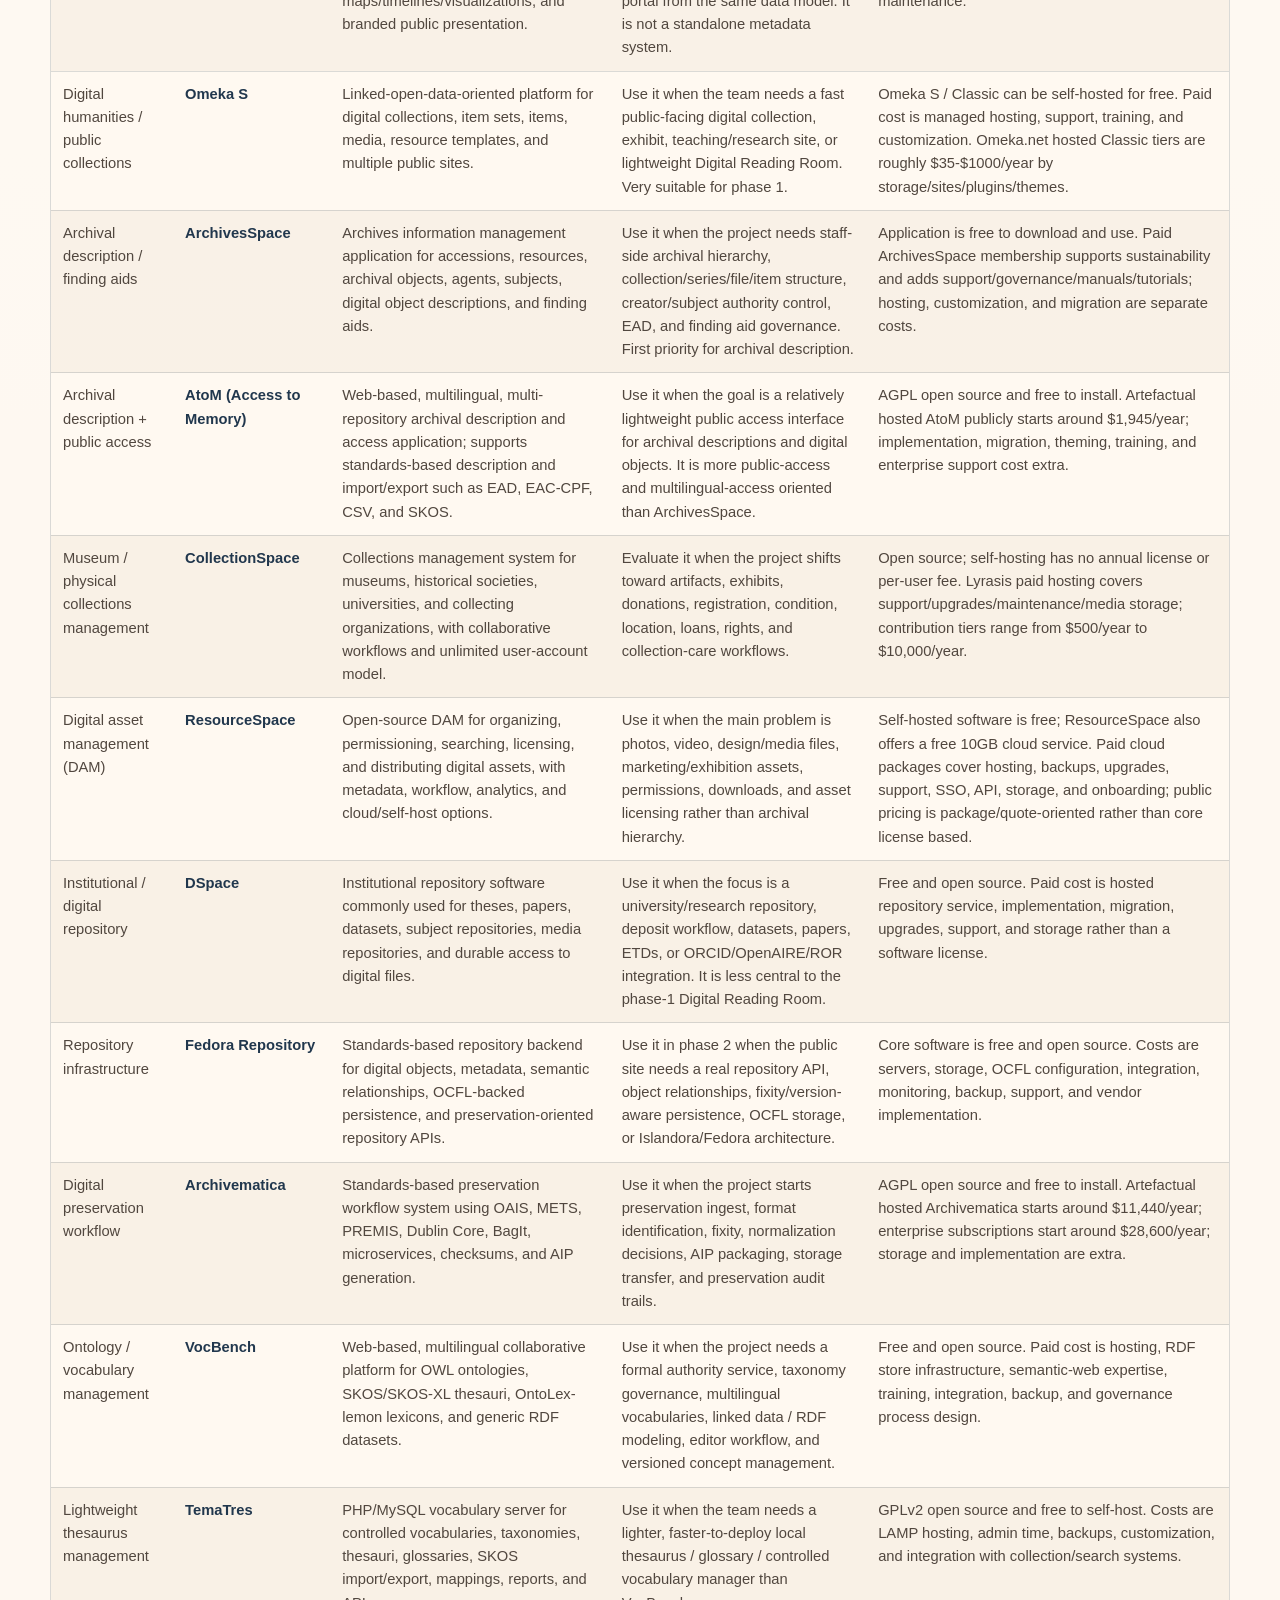
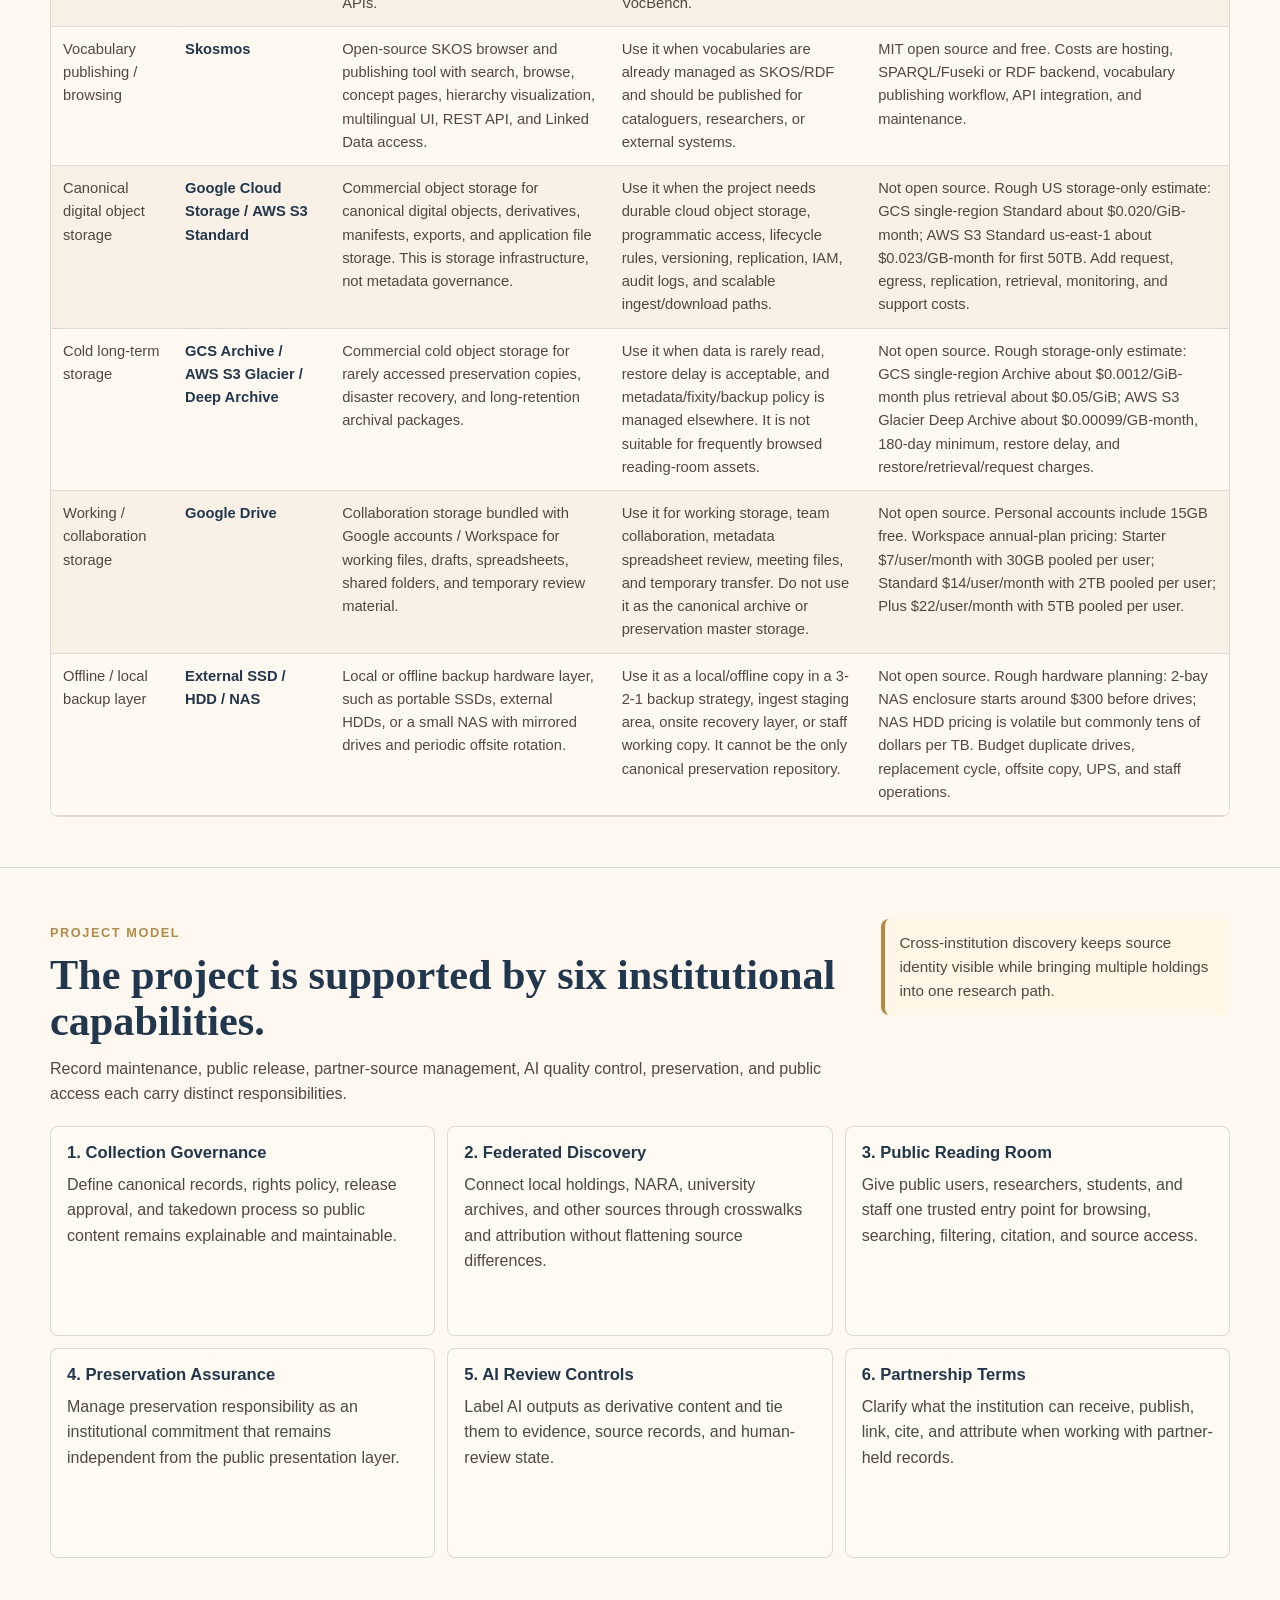
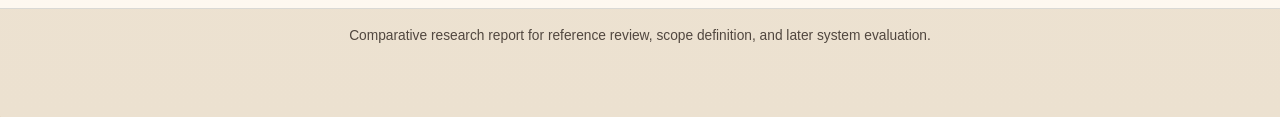
<file: docs/research/digital-archives-research-show.html>
<!DOCTYPE html>
<html lang="en">
  <head>
    <meta charset="UTF-8" />
    <meta name="viewport" content="width=device-width, initial-scale=1.0" />
    <title>Comparative Research Report</title>
    <style>
      :root {
        --paper: #f7f1e6;
        --paper-warm: #ece1d0;
        --surface: rgba(255, 250, 244, 0.92);
        --surface-solid: #fffaf2;
        --ink: #1e1a17;
        --muted: #51473f;
        --navy: #21374d;
        --blue: #2b4762;
        --brass: #b58a42;
        --brass-dark: #846229;
        --seal: #8b3c35;
        --sage: #6d796e;
        --line: rgba(33, 55, 77, 0.16);
        --radius: 8px;
        --max: 1180px;
      }

      * {
        box-sizing: border-box;
      }

      html {
        scroll-behavior: smooth;
      }

      body {
        margin: 0;
        background:
          linear-gradient(120deg, rgba(33, 55, 77, 0.05) 0 1px, transparent 1px 52px),
          linear-gradient(60deg, rgba(181, 138, 66, 0.055) 0 1px, transparent 1px 58px),
          linear-gradient(180deg, #fbf6ed 0%, var(--paper) 48%, var(--paper-warm) 100%);
        color: var(--ink);
        font-family:
          "IBM Plex Sans", "Avenir Next", "Segoe UI", "PingFang SC",
          "Hiragino Sans GB", "Noto Sans SC", Arial, sans-serif;
        line-height: 1.58;
      }

      body[data-lang="zh"] .lang-en,
      body[data-lang="en"] .lang-zh {
        display: none;
      }

      a {
        color: var(--navy);
        font-weight: 800;
        text-decoration: none;
      }

      a:hover {
        text-decoration: underline;
      }

      .page {
        margin: 0;
        padding: 0 0 56px;
      }

      .topbar {
        align-items: center;
        display: flex;
        gap: 16px;
        justify-content: space-between;
        margin: 0 auto;
        max-width: var(--max);
        padding: 18px 122px 18px 18px;
        position: relative;
      }

      .brand,
      .topbar-tools,
      .lang-switch,
      .metric {
        align-items: center;
        display: flex;
      }

      .brand {
        gap: 10px;
        min-width: 0;
        text-decoration: none;
      }

      .brand img {
        height: 36px;
        object-fit: contain;
        opacity: 0.92;
        width: 36px;
      }

      .brand span {
        color: var(--navy);
        font-size: 0.86rem;
        font-weight: 900;
        letter-spacing: 0.08em;
        text-transform: uppercase;
      }

      .topbar-tools {
        flex-wrap: wrap;
        gap: 10px;
        justify-content: flex-end;
      }

      .lang-switch {
        background: rgba(255, 250, 244, 0.72);
        border: 1px solid var(--line);
        border-radius: 999px;
        position: absolute;
        right: 18px;
        top: 18px;
      }

      .lang-switch {
        gap: 4px;
        padding: 4px;
      }

      .lang-tab {
        appearance: none;
        background: transparent;
        border: 0;
        border-radius: 999px;
        color: var(--muted);
        cursor: pointer;
        font-size: 0.76rem;
        font-weight: 900;
        line-height: 1;
        padding: 7px 10px;
      }

      .lang-tab.is-active {
        background: var(--navy);
        color: #f7f2ea;
      }

      .hero {
        background:
          linear-gradient(135deg, rgba(33, 55, 77, 0.98), rgba(43, 71, 98, 0.94)),
          var(--navy);
        color: #f7f2ea;
        min-height: clamp(300px, 42vh, 400px);
        overflow: hidden;
        position: relative;
      }

      .hero-inner {
        align-content: center;
        display: grid;
        gap: 20px;
        grid-template-columns: minmax(0, 1fr);
        margin: 0 auto;
        max-width: var(--max);
        min-height: clamp(300px, 42vh, 400px);
        padding: clamp(24px, 4vw, 40px) 18px;
        position: relative;
        z-index: 1;
      }

      h1,
      h2,
      .serif {
        font-family:
          "Cormorant Garamond", "Iowan Old Style", "Palatino Linotype",
          "Source Han Serif SC", "Noto Serif SC", "Songti SC", Georgia, serif;
      }

      .eyebrow,
      .kicker {
        color: var(--brass);
        display: inline-flex;
        font-size: 0.8rem;
        font-weight: 900;
        letter-spacing: 0.12em;
        text-transform: uppercase;
      }

      h1 {
        font-size: clamp(2.1rem, 4.3vw, 3.85rem);
        font-weight: 700;
        letter-spacing: 0;
        line-height: 1.04;
        margin: 12px 0 16px;
        max-width: 980px;
      }

      body[data-lang="en"] h1 {
        font-size: clamp(2rem, 3.9vw, 3.65rem);
        max-width: 1060px;
      }

      .hero-lead {
        color: rgba(247, 242, 234, 0.88);
        font-size: clamp(1rem, 1.25vw, 1.12rem);
        margin: 0;
        max-width: 760px;
      }

      .metrics {
        display: grid;
        gap: 10px;
        grid-template-columns: repeat(2, minmax(0, 1fr));
        margin-top: 18px;
      }

      .metric {
        border-top: 1px solid rgba(247, 242, 234, 0.2);
        gap: 10px;
        padding-top: 12px;
      }

      .metric strong {
        color: #dfc27c;
        flex: 0 0 auto;
        font-size: 1.55rem;
        line-height: 1;
      }

      .metric span {
        color: rgba(247, 242, 234, 0.78);
        font-size: 0.84rem;
      }

      section {
        margin: 0;
      }

      .band {
        background: var(--surface);
        border-bottom: 1px solid var(--line);
        border-top: 1px solid rgba(255, 255, 255, 0.58);
        padding: clamp(26px, 5vw, 50px) 18px;
      }

      .band > * {
        margin-left: auto;
        margin-right: auto;
        max-width: var(--max);
      }

      .section-head {
        align-items: start;
        display: grid;
        gap: 18px;
        grid-template-columns: minmax(0, 0.84fr) minmax(280px, 0.36fr);
        margin-bottom: 20px;
      }

      h2 {
        color: var(--navy);
        font-size: clamp(1.7rem, 3.3vw, 2.9rem);
        font-weight: 700;
        letter-spacing: 0;
        line-height: 1.08;
        margin: 8px 0 0;
      }

      .lead {
        color: var(--muted);
        margin: 12px 0 0;
        max-width: 840px;
      }

      .note {
        background: #fff6e6;
        border-left: 4px solid var(--brass);
        border-radius: var(--radius);
        color: var(--muted);
        font-size: 0.95rem;
        margin: 0;
        padding: 12px 14px;
      }

      .grid {
        display: grid;
        gap: 14px;
      }

      .grid.two {
        grid-template-columns: repeat(2, minmax(0, 1fr));
      }

      .grid.three {
        grid-template-columns: repeat(3, minmax(0, 1fr));
      }

      .logic-grid {
        margin-bottom: 12px;
      }

      .layer-map-note {
        background: rgba(33, 55, 77, 0.05);
        border: 1px solid var(--line);
        border-radius: var(--radius);
        color: var(--muted);
        font-size: 0.92rem;
        margin-bottom: 14px;
        margin-top: 0;
        padding: 10px 12px;
      }

      .layer-card,
      .layered-card {
        --layer-color: var(--blue);
        --layer-bg: rgba(43, 71, 98, 0.1);
        --layer-border: rgba(43, 71, 98, 0.34);
      }

      .layer-general {
        --layer-color: var(--blue);
        --layer-bg: rgba(43, 71, 98, 0.1);
        --layer-border: rgba(43, 71, 98, 0.34);
      }

      .layer-domain {
        --layer-color: var(--seal);
        --layer-bg: rgba(139, 60, 53, 0.1);
        --layer-border: rgba(139, 60, 53, 0.34);
      }

      .layer-authority {
        --layer-color: var(--sage);
        --layer-bg: rgba(109, 121, 110, 0.14);
        --layer-border: rgba(109, 121, 110, 0.38);
      }

      .card.layer-card {
        background: linear-gradient(180deg, var(--layer-bg), var(--surface-solid) 54%);
        border-top: 5px solid var(--layer-color);
      }

      .layer-card h3 {
        align-items: center;
        display: flex;
        gap: 8px;
      }

      .layer-marker {
        align-items: center;
        background: var(--layer-color);
        border-radius: 999px;
        color: #fffaf2;
        display: inline-flex;
        flex: 0 0 auto;
        font-size: 0.78rem;
        height: 28px;
        justify-content: center;
        line-height: 1;
        width: 28px;
      }

      .card.layered-card {
        border-left: 5px solid var(--layer-color);
      }

      .layer-tag {
        background: var(--layer-bg);
        border: 1px solid var(--layer-border);
        border-radius: 999px;
        color: var(--layer-color);
        display: inline-flex;
        font-size: 0.72rem;
        font-weight: 900;
        letter-spacing: 0.06em;
        line-height: 1;
        margin-bottom: 10px;
        padding: 5px 8px;
        text-transform: uppercase;
      }

      .card {
        background: var(--surface-solid);
        border: 1px solid var(--line);
        border-radius: var(--radius);
        padding: 16px;
      }

      .card h3 {
        color: var(--navy);
        font-size: 1.04rem;
        line-height: 1.25;
        margin: 0 0 8px;
      }

      .card p {
        color: var(--muted);
        margin: 0;
      }

      .badge-row {
        display: flex;
        flex-wrap: wrap;
        gap: 6px;
        margin-top: 12px;
      }

      .badge {
        background: rgba(33, 55, 77, 0.07);
        border: 1px solid rgba(33, 55, 77, 0.1);
        border-radius: 999px;
        color: var(--navy);
        display: inline-flex;
        font-size: 0.76rem;
        font-weight: 900;
        padding: 4px 8px;
      }

      .badge.gold {
        background: rgba(181, 138, 66, 0.14);
        color: var(--brass-dark);
      }

      .badge.red {
        background: rgba(139, 60, 53, 0.1);
        color: var(--seal);
      }

      .compare {
        border: 1px solid var(--line);
        border-radius: var(--radius);
        overflow-x: auto;
      }

      table {
        border-collapse: collapse;
        min-width: 820px;
        width: 100%;
      }

      th,
      td {
        border-bottom: 1px solid var(--line);
        padding: 11px 12px;
        text-align: left;
        vertical-align: top;
      }

      th {
        background: var(--navy);
        color: #f7f2ea;
        font-size: 0.82rem;
        letter-spacing: 0.04em;
        text-transform: uppercase;
      }

      tr:nth-child(even) td {
        background: rgba(236, 225, 208, 0.34);
      }

      td {
        background: rgba(255, 250, 242, 0.86);
        color: var(--muted);
        font-size: 0.92rem;
      }

      td strong {
        color: var(--navy);
      }

      .model {
        display: grid;
        gap: 12px;
        grid-template-columns: repeat(3, minmax(0, 1fr));
      }

      .model .card {
        min-height: 210px;
      }

      .foot {
        color: var(--muted);
        font-size: 0.86rem;
        margin-top: 16px;
        text-align: center;
      }

      @media (max-width: 980px) {
        .hero-inner,
        .section-head,
        .grid.two,
        .grid.three,
        .model {
          grid-template-columns: 1fr;
        }

        .hero,
        .hero-inner {
          min-height: auto;
        }
      }

      @media (max-width: 640px) {
        .page {
          padding-bottom: 36px;
        }

        .topbar {
          align-items: flex-start;
          flex-direction: column;
        }

        .topbar-tools {
          justify-content: flex-start;
        }

        .brand span {
          display: none;
        }

        .hero-inner {
          padding: 24px 18px 30px;
        }

        h1 {
          font-size: clamp(2.1rem, 10vw, 2.7rem);
          line-height: 1.08;
        }

        body[data-lang="en"] h1 {
          font-size: clamp(1.9rem, 8.2vw, 2.3rem);
        }

        .metrics {
          grid-template-columns: 1fr;
        }
      }

      @media print {
        body {
          background: #fff;
        }

        .hero,
        .band {
          break-inside: avoid;
        }
      }
    </style>
  </head>
  <body data-lang="en">
    <main class="page lang-zh">
      <div class="topbar">
        <a class="brand" href="../../index.html" aria-label="Back to home page">
          <img src="../standards/branding/assets/memorial-hall-logo.png" alt="" />
          <span>Back to home page</span>
        </a>
        <div class="topbar-tools">
          <div class="lang-switch" role="tablist" aria-label="Language switcher">
            <button class="lang-tab" data-lang="en" type="button">EN</button>
            <button class="lang-tab" data-lang="zh" type="button">中文</button>
          </div>
        </div>
      </div>

      <header class="hero">
        <div class="hero-inner">
          <div>
            <span class="eyebrow">Research Report</span>
            <h1>比较研究报告</h1>
            <p class="hero-lead">
              面向 WWII Pacific War Memorial Hall 的数字馆藏计划，本报告整理同行机构、
              academic 与 digital humanities 实践、专业标准和开源工具中的相关参考。
            </p>
          </div>
        </div>
      </header>

      <section class="band" id="zh-evidence">
        <div class="section-head">
          <div>
            <span class="kicker">Comparative Cases</span>
            <h2>同行实践表明，数字馆藏项目通常同时服务保存、公众访问和研究复用。</h2>
            <p class="lead">
              DPLA、Europeana、NARA、Library of Congress、UNT、昭和馆、Densho、JACAR 和 Stanford 的相关项目显示，
              可持续数字馆藏依赖清晰来源、标准化描述和明确的合作边界。
            </p>
          </div>
          <p class="note">
            对本项目的启发是：外部来源不必全部迁入本地系统，但必须保留 source semantics，
            并通过 metadata aggregation、API、stable identifiers 和清晰 attribution 进入统一发现体验。
          </p>
        </div>

        <div class="grid three">
          <article class="card">
            <h3>DPLA</h3>
            <p>大型美国 cultural heritage aggregation 模式，把图书馆、档案馆、博物馆和地方 hub 的 metadata 汇入统一发现入口。技术上最值得看的是 hub/provider 分层、Metadata Application Profile、source attribution 和面向 reuse 的聚合数据结构。</p>
            <div class="badge-row">
              <a class="badge" href="https://pro.dp.la/hubs/metadata-application-profile">DPLA MAP</a>
              <a class="badge" href="https://dp.la/search">Discovery</a>
            </div>
          </article>
          <article class="card">
            <h3>Europeana</h3>
            <p>欧洲级文化遗产聚合平台，把多国机构资料组织为跨语言、跨机构发现系统。技术上可以参考 Europeana Data Model、provider/data provider 区分、rights statement、linked-data oriented aggregation 和统一 API。</p>
            <div class="badge-row">
              <a class="badge" href="https://pro.europeana.eu/index.php/page/edm-documentation">Europeana EDM</a>
              <a class="badge" href="https://pro.europeana.eu/page/apis">APIs</a>
            </div>
          </article>
          <article class="card">
            <h3>NARA Catalog</h3>
            <p>美国国家档案馆的公共检索系统，适合参考 national-scale records、series、file units、items 和 digital objects 的公开发现方式。技术上重点看 NAID、Catalog API、source-native identifiers、digital object link-out 和 metadata harvesting。</p>
            <div class="badge-row">
              <a class="badge" href="https://www.archives.gov/research/catalog/help/api">NARA API</a>
              <a class="badge" href="https://catalog.archives.gov/">Catalog</a>
            </div>
          </article>
          <article class="card">
            <h3>Library of Congress</h3>
            <p>国家级 digital collections 与 item API 参考，覆盖图像、文本、音频、影像、地图和展览型 collection。技术上可参考稳定 URL、JSON API、IIIF image service、rights/access note 和 collection-level browse。</p>
            <div class="badge-row">
              <a class="badge" href="https://www.loc.gov/apis/">LoC APIs</a>
              <a class="badge" href="https://www.loc.gov/collections/">Collections</a>
            </div>
          </article>
          <article class="card">
            <h3>UNT Portal: National Museum of the Pacific War</h3>
            <p>与本项目主题最接近的 Pacific War digital archive 参考，聚合照片、文本、信件、音频、地图、视频、实物和系列收藏。技术上最值得看的是 collection/series/resource type/facet 多层 taxonomy、ARK persistent IDs、IIIF manifest、OAI/DC/METS exports、caption files 和 rich item metadata。</p>
            <div class="badge-row">
              <a class="badge" href="https://texashistory.unt.edu/explore/collections/NMPWA/">Collection</a>
              <a class="badge" href="https://texashistory.unt.edu/ark:/67531/metapth1687980/">Item model</a>
            </div>
          </article>
          <article class="card">
            <h3>昭和馆 Digital Archive</h3>
            <p>日本昭和馆的战中战后生活资料检索系统，覆盖实物、照片、影像、口述史、SP 唱片、图书、杂志和馆藏目录。技术上适合参考 cross-category search、asset-type tabs with counts、type-specific filters、public/onsite availability labels 和 detail-page metadata layout。</p>
            <div class="badge-row">
              <a class="badge" href="https://search.showakan.go.jp/">Archive</a>
              <a class="badge" href="https://search.showakan.go.jp/howto/">Search model</a>
            </div>
          </article>
          <article class="card">
            <h3>Densho Digital Repository</h3>
            <p>面向 Japanese American incarceration、战争记忆和社区档案的 public research repository。技术上值得参考的是主题 browse、人物与机构 authority、口述史/照片/文件并置、source collections、rights statements 和教育导向的公开访问层。</p>
            <div class="badge-row">
              <a class="badge" href="https://ddr.densho.org/about/">Repository</a>
              <a class="badge" href="https://ddr.densho.org/browse/">Browse model</a>
            </div>
          </article>
          <article class="card">
            <h3>JACAR</h3>
            <p>面向亚洲历史资料的跨机构检索系统，连接日本国立公文书馆、外务省外交史料馆、防卫省防卫研究所等来源。技术上适合参考 reference code、multi-institution search、原机构来源保持、图像/PDF link-out 和多语言检索路径。</p>
            <div class="badge-row">
              <a class="badge" href="https://www.jacar.go.jp/english/about/outline.html">Overview</a>
              <a class="badge" href="https://www.jacar.archives.go.jp/aj/help/en/search_guide.html">Search guide</a>
            </div>
          </article>
          <article class="card">
            <h3>Stanford Chinese Railroad Workers</h3>
            <p>跨国、跨语言、跨学科 digital humanities 项目，围绕分散证据、研究解释、教学和公众历史叙事组织资料。技术上不是 DAMS 样板，而是 public interpretation layer 样板：研究 essays、bibliography、exhibit-like navigation 和外部来源整合。</p>
            <div class="badge-row">
              <a class="badge" href="https://amstudies.stanford.edu/about/transnational-initiatives/chinese-railroad-workers-north-america-project">Project</a>
              <a class="badge" href="https://er.educause.edu/articles/2014/6/the-chinese-railroad-workers-in-america-project">Case</a>
            </div>
          </article>
          <article class="card">
            <h3>GLAM Labs 与 Collections as Data</h3>
            <p>代表 digital humanities 对馆藏数据的研究使用需求：展示之外，还需支持计算访问、引用、再利用和研究透明度。技术上提醒本项目把 metadata exports、bulk data、documentation、citation、rights context，以及 FAIR/CARE 所强调的可发现性、伦理、community benefit 和 attribution 当成研究基础设施的一部分。</p>
            <div class="badge-row">
              <a class="badge" href="https://www.glamlabs.io/">GLAM Labs</a>
              <a class="badge" href="https://collectionsasdata.github.io/">Collections as Data</a>
            </div>
          </article>
        </div>
      </section>

      <section class="band" id="zh-metadata-review">
        <div class="section-head">
          <div>
            <span class="kicker">Metadata / Field Review</span>
            <h2>字段标准不是导出清单，而是三层检索设计：通用发现字段、Pacific War 专题字段和 authority records。</h2>
            <p class="lead">
              这一层放在 archive cases 后面，方便 reviewer 在比较 UNT、昭和馆、DPLA、Europeana、NARA 和 LoC 时，
              同步判断每个字段属于哪一层、如何进入 search index、facet、引用、导出、保存和长期迁移。
            </p>
          </div>
          <p class="note">
            建议本项目采用 local canonical profile：DCMI 负责跨馆藏通用发现，Pacific War 字段负责专题研究维度，authority records 负责把人物、地点、部队、战役和主题做成可复用、可消歧、可关联的实体。
          </p>
        </div>

        <div class="grid three logic-grid">
          <article class="card layer-card layer-general">
            <h3><span class="layer-marker">1</span> 通用发现层</h3>
            <p>Dublin Core / DCMI Terms 提供跨系统最稳定的字段语言：title、creator、date、type、subject、spatial、rights、identifier、source 和 relation。它们不只是 export mapping，也应该直接进入关键词检索、基础 facet、排序、引用和跨机构 aggregation。</p>
          </article>
          <article class="card layer-card layer-domain">
            <h3><span class="layer-marker">2</span> Pacific War 专题 / 类型扩展层</h3>
            <p>通用字段无法表达所有研究问题，所以 local profile 需要加入 theater、campaign、battle / operation、military unit、occupation context、POW camp、civilian group、language、source community 和 sensitivity / access context 等专题字段，并吸收不同材料类型、保存和媒体呈现所需字段。</p>
          </article>
          <article class="card layer-card layer-authority">
            <h3><span class="layer-marker">3</span> Authority / 规范实体层</h3>
            <p>Authority model 不是一组普通标签，而是一套可复用实体记录。档案 item 应引用 person、organization、place、unit、event 和 subject 的 authority ID，并保留 preferred label、别名、多语言形式、外部 URI 和关系。</p>
          </article>
        </div>

        <p class="layer-map-note">下面的标准卡片用同色标签回连到上方三层；同一标准可能服务多层，这里按 reviewer 的首要用途归类。</p>

        <div class="grid three layered-standards">
          <article class="card layered-card layer-general">
            <span class="layer-tag">Layer 1 · 通用发现</span>
            <h3>Dublin Core / DCMI Terms</h3>
            <p>跨领域 metadata baseline。Reviewer 不应只检查它是否能导出，还要检查 title、creator/contributor、date/created/issued、description、subject、type、format、identifier、source、language、spatial/temporal coverage、rights/license 和 relation 是否被定义清楚，并能支撑搜索、facet、引用和跨系统 aggregation。</p>
            <div class="badge-row">
              <a class="badge" href="https://www.dublincore.org/specifications/dublin-core/dcmi-terms/">DCMI Terms</a>
              <a class="badge" href="https://www.dublincore.org/specifications/dublin-core/application-profile-guidelines/">Application Profile</a>
            </div>
          </article>
          <article class="card layered-card layer-domain">
            <span class="layer-tag">Layer 2 · 类型扩展</span>
            <h3>MODS</h3>
            <p>更丰富的 library / bibliographic 描述格式。适合 reviewer 检查图书、地图、信件、报告、小册子等材料的 titleInfo、name/role、typeOfResource、genre、originInfo、language、physicalDescription、subject、relatedItem、identifier、location 和 accessCondition。</p>
            <div class="badge-row">
              <a class="badge" href="https://www.loc.gov/standards/mods/">LoC MODS</a>
              <a class="badge" href="https://www.loc.gov/standards/mods/userguide/">User guide</a>
            </div>
          </article>
          <article class="card layered-card layer-domain">
            <span class="layer-tag">Layer 2 · 档案层级扩展</span>
            <h3>EAD</h3>
            <p>Finding aid 与 archival hierarchy 的主要参考。适合 reviewer 检查 collection、series、file、item 层级是否保留，component ID、container、scope/content、biographical/history note、access restrictions、control access 和 related material 是否可追溯。</p>
            <div class="badge-row">
              <a class="badge" href="https://www.loc.gov/ead/">EAD Official Site</a>
              <a class="badge" href="https://www.loc.gov/ead/ead3schema.html">EAD3 Schema</a>
            </div>
          </article>
          <article class="card layered-card layer-domain">
            <span class="layer-tag">Layer 2 · 物件/事件扩展</span>
            <h3>LIDO</h3>
            <p>面向 museum objects 和展陈对象的事件中心模型。适合 reviewer 检查实物、纪念物、展品和视觉对象的 object/work type、materials、measurements、inscriptions、related events、actors、places、repository、rights 和 display fields。</p>
            <div class="badge-row">
              <a class="badge" href="https://icom-documentation.mini.icom.museum/working-groups/lido/lido-overview/about-lido/">About LIDO</a>
              <a class="badge" href="https://cidoc.mini.icom.museum/working-groups/lido/lido-overview/lido-technical/specification/">Specification</a>
            </div>
          </article>
          <article class="card layered-card layer-general">
            <span class="layer-tag">Layer 1 · 聚合发现</span>
            <h3>DPLA MAP / Europeana EDM</h3>
            <p>Aggregation metadata 的关键参考。适合 reviewer 检查 source resource 和 web resource 是否分开、provider 和 data provider 是否分开、original record 是否保留、rights/isShownAt/object thumbnail/collection membership/facets 是否能支持跨机构发现。</p>
            <div class="badge-row">
              <a class="badge" href="https://pro.dp.la/developers/field-reference">DPLA Field Reference</a>
              <a class="badge" href="https://pro.europeana.eu/index.php/page/edm-documentation">Europeana EDM</a>
            </div>
          </article>
          <article class="card layered-card layer-domain">
            <span class="layer-tag">Layer 2 · 保存扩展</span>
            <h3>Preservation metadata</h3>
            <p>PREMIS、OAIS、NDSA Levels 和 OCFL 属于长期保存责任层，不是普通 public display 字段。适合 reviewer 检查 preservation object、file format、fixity、event、agent、rights、migration/validation/action history、storage package 和可迁移性是否能支撑长期可用性与审计。</p>
            <div class="badge-row">
              <a class="badge" href="https://www.loc.gov/standards/premis/">PREMIS Home</a>
              <a class="badge" href="https://ocfl.io/">OCFL</a>
            </div>
          </article>
          <article class="card layered-card layer-domain">
            <span class="layer-tag">Layer 2 · 媒体呈现扩展</span>
            <h3>IIIF Presentation API</h3>
            <p>媒体呈现和引用层参考。适合 reviewer 检查 asset 是否能通过 manifest、canvas、range、annotation、metadata label/value、image service、page region 或 timecode 被稳定查看和引用。</p>
            <div class="badge-row">
              <a class="badge" href="https://iiif.io/api/presentation/3.0/">Presentation API</a>
              <a class="badge" href="https://iiif.io/api/image/3.0/">Image API</a>
            </div>
          </article>
          <article class="card layered-card layer-authority">
            <span class="layer-tag">Layer 3 · 规范实体</span>
            <h3>Authorities: names, places, subjects</h3>
            <p>Authority records 决定检索质量。Reviewer 应检查 people、organizations、places、subjects、events、military units 和 objects 是否作为可复用实体管理，而不是散落的自由文本；每个实体应有 preferred label、alternate label、source vocabulary、authority URI、language variants、local notes 和结构化关系。地点可参考 TGN，主题/名称可参考 LoC linked-data patterns，复杂关系可参考 RiC-CM、CIDOC CRM 或 Linked Art。</p>
            <div class="badge-row">
              <a class="badge" href="https://id.loc.gov/">LoC Linked Data</a>
              <a class="badge" href="https://cidoc-crm.org/">CIDOC CRM</a>
            </div>
          </article>
          <article class="card layered-card layer-general">
            <span class="layer-tag">Layer 1 · 交换/API</span>
            <h3>OAI-PMH / APIs</h3>
            <p>用于让外部系统 harvest 或 request metadata。Reviewer 应检查 record identifier、datestamp、set/collection、metadataPrefix、deleted/update policy、rights note 和 source attribution 是否足够清楚，避免未来只能人工复制字段。</p>
            <div class="badge-row">
              <a class="badge" href="https://www.openarchives.org/pmh/">OAI-PMH</a>
              <a class="badge" href="https://www.loc.gov/apis/">LoC APIs</a>
            </div>
          </article>
        </div>
      </section>

      <section class="band" id="zh-open-source-solutions">
        <div class="section-head">
          <div>
            <span class="kicker">Available Systems Overview</span>
            <h2>可用系统应按职责分层选择：馆藏管理、公开发现、repository、保存流程、词表管理和存储不是同一类问题。</h2>
            <p class="lead">
              下表同时包含开源软件和商业/硬件存储选项。开源不等于零成本；云服务也不是 archival system，而是 storage layer，需要和 metadata、fixity、backup、access policy 一起设计。
            </p>
          </div>
          <p class="note">
            Rough cost uses public US pricing checked on 2026-08-23. Cloud estimates exclude taxes, egress, API operations, retrieval, replication, support, data migration, and staff time unless noted.
          </p>
        </div>

        <div class="compare">
          <table>
            <thead>
              <tr>
                <th>Role</th>
                <th>System / tool</th>
                <th>Overview</th>
                <th>什么情况下值得用</th>
                <th>Free / paid / estimated cost</th>
              </tr>
            </thead>
            <tbody>
              <tr>
                <td>Collection management / metadata</td>
                <td><strong><a href="https://collectiveaccess.org/?lang=en">CollectiveAccess Providence</a></strong></td>
                <td>Core cataloguing back-end for museum and archival collections; manages metadata, media, relationships, workflows, imports/exports, reports, and configurable schemas.</td>
                <td>当项目需要同时管理 physical objects、digital assets、people/places/events、复杂关系和高度定制 metadata profile 时使用。适合 collections management 原型。</td>
                <td>Free, open-source GPLv3 software. Paid cost is not a license fee; it is hosting, consulting, migration, custom development, theme/workflow design, and ongoing administration.</td>
              </tr>
              <tr>
                <td>Public discovery portal</td>
                <td><strong><a href="https://www.collectiveaccess.org/get-started/">CollectiveAccess Pawtucket</a></strong></td>
                <td>Optional public web-access front end for CollectiveAccess; provides browse, search, facets, media display, maps/timelines/visualizations, and branded public presentation.</td>
                <td>当 Providence 已经是 cataloguing back-end，且需要从同一数据模型发布 public portal 时使用。适合 institution-owned portal，不适合单独作为 metadata system。</td>
                <td>Free, open-source GPLv3 software. Paid cost is design/front-end implementation, hosting, search tuning, accessibility QA, image/media delivery, and maintenance.</td>
              </tr>
              <tr>
                <td>Digital humanities / public collections</td>
                <td><strong><a href="https://omeka.org/s/">Omeka S</a></strong></td>
                <td>Linked-open-data-oriented platform for digital collections, item sets, items, media, resource templates, and multiple public sites.</td>
                <td>当团队需要最快搭出 public-facing digital collection、exhibition、教学/研究展示或 lightweight Digital Reading Room 时使用。第一阶段很适合。</td>
                <td>Omeka S / Classic can be self-hosted for free. Paid cost is managed hosting, support, training, and customization. Omeka.net hosted Classic tiers are roughly $35-$1000/year by storage/sites/plugins/themes.</td>
              </tr>
              <tr>
                <td>Archival description / finding aids</td>
                <td><strong><a href="https://archivesspace.org/">ArchivesSpace</a></strong></td>
                <td>Archives information management application for accessions, resources, archival objects, agents, subjects, digital object descriptions, and finding aids.</td>
                <td>当项目需要 staff-side archival hierarchy、collection/series/file/item 层级、creator/subject authority、EAD/finding aid governance 时使用。档案描述第一优先级。</td>
                <td>Application is free to download and use. Paid ArchivesSpace membership supports sustainability and adds support/governance/manuals/tutorials; hosting, customization, and migration are separate costs.</td>
              </tr>
              <tr>
                <td>Archival description + public access</td>
                <td><strong><a href="https://accesstomemory.org/en/">AtoM (Access to Memory)</a></strong></td>
                <td>Web-based, multilingual, multi-repository archival description and access application; supports standards-based description and import/export such as EAD, EAC-CPF, CSV, and SKOS.</td>
                <td>当目标是比较轻量地把 archival descriptions 和 digital objects 一起放到 public access interface 上时使用。比 ArchivesSpace 更偏公开访问与多语环境。</td>
                <td>AGPL open source and free to install. Artefactual hosted AtoM publicly starts around $1,945/year; implementation, migration, theming, training, and enterprise support cost extra.</td>
              </tr>
              <tr>
                <td>Museum / physical collections management</td>
                <td><strong><a href="https://collectionspace.org/">CollectionSpace</a></strong></td>
                <td>Collections management system for museums, historical societies, universities, and collecting organizations, with collaborative workflows and unlimited user-account model.</td>
                <td>当项目重点转向实物、展品、捐赠、馆藏登记、condition、location、loan、rights、collection-care workflow 时评估。</td>
                <td>Open source; self-hosting has no annual license or per-user fee. Lyrasis paid hosting covers support/upgrades/maintenance/media storage; contribution tiers range from $500/year to $10,000/year.</td>
              </tr>
              <tr>
                <td>Digital asset management (DAM)</td>
                <td><strong><a href="https://www.resourcespace.com/get">ResourceSpace</a></strong></td>
                <td>Open-source DAM for organizing, permissioning, searching, licensing, and distributing digital assets, with metadata, workflow, analytics, and cloud/self-host options.</td>
                <td>当主要问题是 photos、video、design/media files、marketing/exhibition assets、permissions、downloads、asset licensing，而不是 archival hierarchy 时使用。</td>
                <td>Self-hosted software is free; ResourceSpace also offers a free 10GB cloud service. Paid cloud packages cover hosting, backups, upgrades, support, SSO, API, storage, and onboarding; public pricing is package/quote-oriented rather than core license based.</td>
              </tr>
              <tr>
                <td>Institutional / digital repository</td>
                <td><strong><a href="https://dspace.org/">DSpace</a></strong></td>
                <td>Institutional repository software commonly used for theses, papers, datasets, subject repositories, media repositories, and durable access to digital files.</td>
                <td>当目标是 university/research repository、deposit workflow、datasets、papers、ETDs、ORCID/OpenAIRE/ROR integration 时使用；不是本项目第一阶段 Digital Reading Room 核心。</td>
                <td>Free and open source. Paid cost is hosted repository service, implementation, migration, upgrades, support, and storage rather than a software license.</td>
              </tr>
              <tr>
                <td>Repository infrastructure</td>
                <td><strong><a href="https://fedorarepository.org/">Fedora Repository</a></strong></td>
                <td>Standards-based repository backend for digital objects, metadata, semantic relationships, OCFL-backed persistence, and preservation-oriented repository APIs.</td>
                <td>第二阶段使用：当 public site 之外需要真正 repository API、object relationships、fixity/version-aware persistence、OCFL storage 或 Islandora/Fedora architecture 时评估。</td>
                <td>Core software is free and open source. Costs are servers, storage, OCFL configuration, integration, monitoring, backup, support, and vendor implementation.</td>
              </tr>
              <tr>
                <td>Digital preservation workflow</td>
                <td><strong><a href="https://archivematica.org/en/?lang=en">Archivematica</a></strong></td>
                <td>Standards-based preservation workflow system using OAIS, METS, PREMIS, Dublin Core, BagIt, microservices, checksums, and AIP generation.</td>
                <td>当项目开始做 preservation ingest、format identification、fixity、normalization decisions、AIP packaging、storage transfer、preservation audit trail 时使用。</td>
                <td>AGPL open source and free to install. Artefactual hosted Archivematica starts around $11,440/year; enterprise subscriptions start around $28,600/year; storage and implementation are extra.</td>
              </tr>
              <tr>
                <td>Ontology / vocabulary management</td>
                <td><strong><a href="https://vocbench.uniroma2.it/">VocBench</a></strong></td>
                <td>Web-based, multilingual collaborative platform for OWL ontologies, SKOS/SKOS-XL thesauri, OntoLex-lemon lexicons, and generic RDF datasets.</td>
                <td>当项目需要正式 authority service、taxonomy governance、multilingual vocabularies、linked data / RDF model、editor workflow 和版本化概念管理时使用。</td>
                <td>Free and open source. Paid cost is hosting, RDF store infrastructure, semantic-web expertise, training, integration, backup, and governance process design.</td>
              </tr>
              <tr>
                <td>Lightweight thesaurus management</td>
                <td><strong><a href="https://github.com/tematres/TemaTres-Vocabulary-Server">TemaTres</a></strong></td>
                <td>PHP/MySQL vocabulary server for controlled vocabularies, taxonomies, thesauri, glossaries, SKOS import/export, mappings, reports, and APIs.</td>
                <td>当团队需要比 VocBench 更轻、更快部署的 local thesaurus / glossary / controlled vocabulary manager 时使用。</td>
                <td>GPLv2 open source and free to self-host. Costs are LAMP hosting, admin time, backups, customization, and integration with collection/search systems.</td>
              </tr>
              <tr>
                <td>Vocabulary publishing / browsing</td>
                <td><strong><a href="https://skosmos.org/">Skosmos</a></strong></td>
                <td>Open-source SKOS browser and publishing tool with search, browse, concept pages, hierarchy visualization, multilingual UI, REST API, and Linked Data access.</td>
                <td>当词表已经以 SKOS/RDF 管理，且需要给 cataloguers、researchers 或 external systems 提供 public vocabulary browsing/publishing 时使用。</td>
                <td>MIT open source and free. Costs are hosting, SPARQL/Fuseki or RDF backend, vocabulary publishing workflow, API integration, and maintenance.</td>
              </tr>
              <tr>
                <td>Canonical digital object storage</td>
                <td><strong><a href="https://cloud.google.com/storage/pricing">Google Cloud Storage</a> / <a href="https://aws.amazon.com/s3/pricing/">AWS S3 Standard</a></strong></td>
                <td>Commercial object storage for canonical digital objects, derivatives, manifests, exports, and application file storage. This is storage infrastructure, not metadata governance.</td>
                <td>当需要 durable cloud object storage、programmatic access、lifecycle rules、versioning、replication、IAM、audit logs 和 scalable ingest/download path 时使用。</td>
                <td>Not open source. Rough US storage-only estimate: GCS single-region Standard about $0.020/GiB-month; AWS S3 Standard us-east-1 about $0.023/GB-month for first 50TB. Add request, egress, replication, retrieval, monitoring, and support costs.</td>
              </tr>
              <tr>
                <td>Cold long-term storage</td>
                <td><strong><a href="https://cloud.google.com/storage/pricing">GCS Archive</a> / <a href="https://aws.amazon.com/s3/storage-classes/glacier/">AWS S3 Glacier / Deep Archive</a></strong></td>
                <td>Commercial cold object storage for rarely accessed preservation copies, disaster recovery, and long-retention archival packages.</td>
                <td>当数据读取得很少、可以接受 restore delay、且已有 metadata/fixity/backup policy 管理时使用。不适合经常浏览的 reading room assets。</td>
                <td>Not open source. Rough storage-only estimate: GCS single-region Archive about $0.0012/GiB-month plus retrieval about $0.05/GiB; AWS S3 Glacier Deep Archive about $0.00099/GB-month, 180-day minimum, restore delay, and restore/retrieval/request charges.</td>
              </tr>
              <tr>
                <td>Working / collaboration storage</td>
                <td><strong><a href="https://workspace.google.com/pricing.html">Google Drive</a></strong></td>
                <td>Collaboration storage bundled with Google accounts / Workspace for working files, drafts, spreadsheets, shared folders, and temporary review material.</td>
                <td>适合 working storage、team collaboration、metadata spreadsheet review、meeting files 和 temporary transfer。不建议作为 canonical archive 或 preservation master storage。</td>
                <td>Not open source. Personal accounts include 15GB free. Workspace annual-plan pricing: Starter $7/user/month with 30GB pooled per user; Standard $14/user/month with 2TB pooled per user; Plus $22/user/month with 5TB pooled per user.</td>
              </tr>
              <tr>
                <td>Offline / local backup layer</td>
                <td><strong><a href="https://www.synology.com/en-us/company/news/article/DS224p_DS124/Synology%C2%AE%20%E6%8E%A8%E5%87%BA%20DiskStation%C2%AE%20DS224%2B%20%E5%92%8C%20DS124%20%E4%B8%A4%E6%AC%BE%E5%B0%8F%E5%9E%8B%E6%A1%8C%E9%9D%A2%E7%BA%A7%20NAS%EF%BC%8C%E6%9C%89%E6%95%88%E6%8F%90%E5%8D%87%E5%8A%9E%E5%85%AC%E7%94%9F%E4%BA%A7%E5%8A%9B">External SSD / HDD / NAS</a></strong></td>
                <td>Local or offline backup hardware layer, such as portable SSDs, external HDDs, or a small NAS with mirrored drives and periodic offsite rotation.</td>
                <td>适合作为 3-2-1 backup 的 local/offline copy、ingest staging、onsite recovery 和 staff working copy。不能单独承担 canonical preservation repository。</td>
                <td>Not open source. Rough hardware planning: 2-bay NAS enclosure starts around $300 before drives; NAS HDD pricing is volatile but commonly tens of dollars per TB. Budget duplicate drives, replacement cycle, offsite copy, UPS, and staff operations.</td>
              </tr>
            </tbody>
          </table>
        </div>
      </section>

      <section class="band" id="zh-model">
        <div class="section-head">
          <div>
            <span class="kicker">Project Model</span>
            <h2>项目由六项机构能力共同支持。</h2>
            <p class="lead">
              记录维护、公开批准、合作来源管理、AI 质量控制、长期保存和公共访问分别承担不同责任。
            </p>
          </div>
          <p class="note">
            跨机构发现让多个来源在统一入口中被检索、比较和引用，同时保留各自来源身份。
          </p>
        </div>

        <div class="model">
          <article class="card">
            <h3>1. Collection Governance</h3>
            <p>定义 canonical record、rights policy、publication approval 和 takedown process，保证公开内容可解释、可维护。</p>
          </article>
          <article class="card">
            <h3>2. Federated Discovery</h3>
            <p>连接本馆、NARA、大学档案和其他来源，通过 crosswalk 与 attribution 呈现统一发现，而不抹平来源差异。</p>
          </article>
          <article class="card">
            <h3>3. Public Reading Room</h3>
            <p>为公众、研究者、学生和馆内工作人员提供可信入口：浏览、检索、过滤、引用、打开来源。</p>
          </article>
          <article class="card">
            <h3>4. Preservation Assurance</h3>
            <p>将长期保存责任作为机构承诺管理：保存级材料、版本、完整性检查和可迁移性需要独立于展示层。</p>
          </article>
          <article class="card">
            <h3>5. AI Review Controls</h3>
            <p>AI 输出必须被标注为 derivative content，并回到具体证据、来源记录和人工审核状态。</p>
          </article>
          <article class="card">
            <h3>6. Partnership Terms</h3>
            <p>对外合作应能清楚回答：我们能接收什么、公开什么、链接什么、引用什么，以及如何尊重来源机构。</p>
          </article>
        </div>
      </section>

      <p class="foot">
        比较研究报告：用于整理参考来源、明确项目范围，并支撑后续系统评估。
      </p>
    </main>

    <main class="page lang-en">
      <div class="topbar">
        <a class="brand" href="../../index.html" aria-label="Back to home page">
          <img src="../standards/branding/assets/memorial-hall-logo.png" alt="" />
          <span>Back to home page</span>
        </a>
        <div class="topbar-tools">
          <div class="lang-switch" role="tablist" aria-label="Language switcher">
            <button class="lang-tab" data-lang="en" type="button">EN</button>
            <button class="lang-tab" data-lang="zh" type="button">中文</button>
          </div>
        </div>
      </div>

      <header class="hero">
        <div class="hero-inner">
          <div>
            <span class="eyebrow">Research Report</span>
            <h1>Comparative Research Report</h1>
            <p class="hero-lead">
              For the WWII Pacific War Memorial Hall digital collections program,
              this report brings together relevant references from peer institutions,
              archival practice, professional standards, and open-source
              ecosystems.
            </p>
          </div>
        </div>
      </header>

      <section class="band" id="en-evidence">
        <div class="section-head">
          <div>
            <span class="kicker">Comparative Cases</span>
            <h2>Peer practice indicates that digital collection programs commonly support preservation, public access, and research reuse together.</h2>
            <p class="lead">
              DPLA, Europeana, NARA, the Library of Congress, UNT, Showakan, Densho, JACAR, and Stanford's related work show that
              sustainable digital collections depend on clear sources, standardized description, and defined partnership boundaries.
            </p>
          </div>
          <p class="note">
            The key lesson for this project: external sources do not all need to move into one local system,
            but they must retain source semantics and enter a unified discovery experience through metadata aggregation,
            APIs, stable identifiers, and clear attribution.
          </p>
        </div>

        <div class="grid three">
          <article class="card">
            <h3>DPLA</h3>
            <p>A large-scale U.S. cultural heritage aggregation model that brings library, archive, museum, and regional hub metadata into one discovery path. The useful technical references are hub/provider layering, the Metadata Application Profile, source attribution, and reuse-oriented aggregated metadata.</p>
            <div class="badge-row">
              <a class="badge" href="https://pro.dp.la/hubs/metadata-application-profile">DPLA MAP</a>
              <a class="badge" href="https://dp.la/search">Discovery</a>
            </div>
          </article>
          <article class="card">
            <h3>Europeana</h3>
            <p>A Europe-wide cultural heritage aggregation platform for multilingual and cross-institution discovery. The strongest architectural references are the Europeana Data Model, provider/data-provider separation, rights statements, linked-data-oriented aggregation, and a shared API layer.</p>
            <div class="badge-row">
              <a class="badge" href="https://pro.europeana.eu/index.php/page/edm-documentation">Europeana EDM</a>
              <a class="badge" href="https://pro.europeana.eu/page/apis">APIs</a>
            </div>
          </article>
          <article class="card">
            <h3>NARA Catalog</h3>
            <p>The U.S. National Archives public discovery system, useful for national-scale records, series, file units, items, and digital objects. Technically, it is worth studying NAIDs, the Catalog API, source-native identifiers, digital object link-out, and harvestable metadata.</p>
            <div class="badge-row">
              <a class="badge" href="https://www.archives.gov/research/catalog/help/api">NARA API</a>
              <a class="badge" href="https://catalog.archives.gov/">Catalog</a>
            </div>
          </article>
          <article class="card">
            <h3>Library of Congress</h3>
            <p>A national-scale reference for digital collections and item APIs across images, text, audio, video, maps, and curated collections. Useful patterns include stable URLs, JSON APIs, IIIF image service, rights/access notes, and collection-level browse.</p>
            <div class="badge-row">
              <a class="badge" href="https://www.loc.gov/apis/">LoC APIs</a>
              <a class="badge" href="https://www.loc.gov/collections/">Collections</a>
            </div>
          </article>
          <article class="card">
            <h3>UNT Portal: National Museum of the Pacific War</h3>
            <p>The closest Pacific War domain reference for this project, bringing together photographs, texts, letters, audio, maps, videos, physical objects, and archival series. The most useful technical patterns are collection/series/resource type/facet taxonomy, ARK persistent IDs, IIIF manifests, OAI/DC/METS exports, caption files, and rich item metadata.</p>
            <div class="badge-row">
              <a class="badge" href="https://texashistory.unt.edu/explore/collections/NMPWA/">Collection</a>
              <a class="badge" href="https://texashistory.unt.edu/ark:/67531/metapth1687980/">Item model</a>
            </div>
          </article>
          <article class="card">
            <h3>Showakan Digital Archive</h3>
            <p>A Japanese wartime and postwar life archive covering physical materials, photographs, video, oral histories, SP records, books, periodicals, and catalog records. It is a good front-end reference for cross-category search, asset-type tabs with counts, type-specific filters, public/onsite availability labels, and detail-page metadata layout.</p>
            <div class="badge-row">
              <a class="badge" href="https://search.showakan.go.jp/">Archive</a>
              <a class="badge" href="https://search.showakan.go.jp/howto/">Search model</a>
            </div>
          </article>
          <article class="card">
            <h3>Densho Digital Repository</h3>
            <p>A public research repository for Japanese American incarceration, wartime memory, and community archives. Useful patterns include subject browse, people and organization authorities, oral histories beside photographs and documents, source collections, rights statements, and an education-friendly access layer.</p>
            <div class="badge-row">
              <a class="badge" href="https://ddr.densho.org/about/">Repository</a>
              <a class="badge" href="https://ddr.densho.org/browse/">Browse model</a>
            </div>
          </article>
          <article class="card">
            <h3>JACAR</h3>
            <p>A cross-institution discovery model for Asian historical records from Japan's national archives, diplomatic archives, and defense research sources. Useful technical references include reference codes, multi-institution search, retained source identity, image/PDF link-out, and multilingual search paths.</p>
            <div class="badge-row">
              <a class="badge" href="https://www.jacar.go.jp/english/about/outline.html">Overview</a>
              <a class="badge" href="https://www.jacar.archives.go.jp/aj/help/en/search_guide.html">Search guide</a>
            </div>
          </article>
          <article class="card">
            <h3>Stanford Chinese Railroad Workers</h3>
            <p>A transnational, multilingual, interdisciplinary digital humanities project that organizes distributed evidence, scholarship, teaching, and public history interpretation. It is less a DAMS reference than a public interpretation layer reference: essays, bibliography, exhibit-like navigation, and external source synthesis.</p>
            <div class="badge-row">
              <a class="badge" href="https://amstudies.stanford.edu/about/transnational-initiatives/chinese-railroad-workers-north-america-project">Project</a>
              <a class="badge" href="https://er.educause.edu/articles/2014/6/the-chinese-railroad-workers-in-america-project">Case</a>
            </div>
          </article>
          <article class="card">
            <h3>GLAM Labs and Collections as Data</h3>
            <p>Digital humanities practice increasingly expects collections to support computation, citation, reuse, and research transparency. Technically, this pushes the project to treat metadata exports, bulk data, documentation, citation, rights context, and the FAIR/CARE emphasis on findability, ethics, community benefit, and attribution as part of the research infrastructure.</p>
            <div class="badge-row">
              <a class="badge" href="https://www.glamlabs.io/">GLAM Labs</a>
              <a class="badge" href="https://collectionsasdata.github.io/">Collections as Data</a>
            </div>
          </article>
        </div>
      </section>

      <section class="band" id="en-metadata-review">
        <div class="section-head">
          <div>
            <span class="kicker">Metadata / Field Review</span>
            <h2>Field standards are not an export checklist; they define three discovery layers: general fields, Pacific War domain fields, and authority records.</h2>
            <p class="lead">
              This layer sits directly under the archive cases so reviewers can compare UNT, Showakan, DPLA, Europeana, NARA, and LoC while checking
              which layer each field belongs to and how it supports search indexes, facets, citation, export, preservation, and long-term migration.
            </p>
          </div>
          <p class="note">
            Recommended approach: keep a local canonical profile. DCMI supplies cross-collection discovery, Pacific War fields supply domain research dimensions, and authority records make people, places, units, battles, and subjects reusable, disambiguated, and linkable.
          </p>
        </div>

        <div class="grid three logic-grid">
          <article class="card layer-card layer-general">
            <h3><span class="layer-marker">1</span> General Discovery Layer</h3>
            <p>Dublin Core / DCMI Terms provide the most stable cross-system field language: title, creator, date, type, subject, spatial coverage, rights, identifier, source, and relation. They should not be export-only mappings; they should feed keyword search, core facets, sorting, citation, and cross-institution aggregation.</p>
          </article>
          <article class="card layer-card layer-domain">
            <h3><span class="layer-marker">2</span> Pacific War Domain / Type Extension Layer</h3>
            <p>General fields cannot answer all research questions. The local profile should add domain fields such as theater, campaign, battle / operation, military unit, occupation context, POW camp, civilian group, language, source community, and sensitivity / access context, while also absorbing type-specific, preservation, and media-presentation fields.</p>
          </article>
          <article class="card layer-card layer-authority">
            <h3><span class="layer-marker">3</span> Authority / Entity Layer</h3>
            <p>The authority model is not a tag list. It is a set of reusable entity records. Items should point to authority IDs for people, organizations, places, units, events, and subjects, with preferred labels, aliases, multilingual variants, external URIs, and relationships.</p>
          </article>
        </div>

        <p class="layer-map-note">The standards below use matching layer tags to show how they connect back to the three headers. A standard may support multiple layers; this map classifies it by the reviewer's primary use.</p>

        <div class="grid three layered-standards">
          <article class="card layered-card layer-general">
            <span class="layer-tag">Layer 1 · General Discovery</span>
            <h3>Dublin Core / DCMI Terms</h3>
            <p>A cross-domain metadata baseline. Reviewers should check not only whether it can be exported, but whether title, creator/contributor, date/created/issued, description, subject, type, format, identifier, source, language, spatial/temporal coverage, rights/license, and relation are defined well enough to support search, facets, citation, and cross-system aggregation.</p>
            <div class="badge-row">
              <a class="badge" href="https://www.dublincore.org/specifications/dublin-core/dcmi-terms/">DCMI Terms</a>
              <a class="badge" href="https://www.dublincore.org/specifications/dublin-core/application-profile-guidelines/">Application Profile</a>
            </div>
          </article>
          <article class="card layered-card layer-domain">
            <span class="layer-tag">Layer 2 · Type Extension</span>
            <h3>MODS</h3>
            <p>A richer library and bibliographic description format. Useful for reviewing books, maps, letters, reports, and pamphlets through titleInfo, name/role, typeOfResource, genre, originInfo, language, physicalDescription, subject, relatedItem, identifier, location, and accessCondition.</p>
            <div class="badge-row">
              <a class="badge" href="https://www.loc.gov/standards/mods/">LoC MODS</a>
              <a class="badge" href="https://www.loc.gov/standards/mods/userguide/">User guide</a>
            </div>
          </article>
          <article class="card layered-card layer-domain">
            <span class="layer-tag">Layer 2 · Archival Hierarchy</span>
            <h3>EAD</h3>
            <p>The main reference for finding aids and archival hierarchy. Useful for reviewing whether collection, series, file, and item levels remain visible, and whether component IDs, containers, scope/content notes, biographical/history notes, access restrictions, control access, and related materials are traceable.</p>
            <div class="badge-row">
              <a class="badge" href="https://www.loc.gov/ead/">EAD Official Site</a>
              <a class="badge" href="https://www.loc.gov/ead/ead3schema.html">EAD3 Schema</a>
            </div>
          </article>
          <article class="card layered-card layer-domain">
            <span class="layer-tag">Layer 2 · Object/Event Extension</span>
            <h3>LIDO</h3>
            <p>An event-centered model for museum objects and exhibition objects. Useful for reviewing artifacts, memorial objects, exhibits, and visual objects through object/work type, materials, measurements, inscriptions, related events, actors, places, repository, rights, and display fields.</p>
            <div class="badge-row">
              <a class="badge" href="https://icom-documentation.mini.icom.museum/working-groups/lido/lido-overview/about-lido/">About LIDO</a>
              <a class="badge" href="https://cidoc.mini.icom.museum/working-groups/lido/lido-overview/lido-technical/specification/">Specification</a>
            </div>
          </article>
          <article class="card layered-card layer-general">
            <span class="layer-tag">Layer 1 · Aggregated Discovery</span>
            <h3>DPLA MAP / Europeana EDM</h3>
            <p>Key references for aggregation metadata. Useful for reviewing whether source resources and web resources are separated, provider and data provider are distinct, original records are preserved, and rights, isShownAt, thumbnails, collection membership, and facets support cross-institution discovery.</p>
            <div class="badge-row">
              <a class="badge" href="https://pro.dp.la/developers/field-reference">DPLA Field Reference</a>
              <a class="badge" href="https://pro.europeana.eu/index.php/page/edm-documentation">Europeana EDM</a>
            </div>
          </article>
          <article class="card layered-card layer-domain">
            <span class="layer-tag">Layer 2 · Preservation Extension</span>
            <h3>Preservation metadata</h3>
            <p>PREMIS, OAIS, NDSA Levels, and OCFL belong to the long-term stewardship layer rather than ordinary public display metadata. Useful for reviewing preservation objects, file formats, fixity, events, agents, rights, migration, validation, action history, storage packages, and migration readiness for long-term usability and audit.</p>
            <div class="badge-row">
              <a class="badge" href="https://www.loc.gov/standards/premis/">PREMIS Home</a>
              <a class="badge" href="https://ocfl.io/">OCFL</a>
            </div>
          </article>
          <article class="card layered-card layer-domain">
            <span class="layer-tag">Layer 2 · Media Access Extension</span>
            <h3>IIIF Presentation API</h3>
            <p>A reference for media presentation and citation. Useful for reviewing whether assets can be viewed and cited through manifests, canvases, ranges, annotations, metadata label/value pairs, image services, page regions, and timecodes.</p>
            <div class="badge-row">
              <a class="badge" href="https://iiif.io/api/presentation/3.0/">Presentation API</a>
              <a class="badge" href="https://iiif.io/api/image/3.0/">Image API</a>
            </div>
          </article>
          <article class="card layered-card layer-authority">
            <span class="layer-tag">Layer 3 · Authority/Entity</span>
            <h3>Authorities: names, places, subjects</h3>
            <p>Authority records determine discovery quality. Reviewers should check whether people, organizations, places, subjects, events, military units, and objects are managed as reusable entities rather than scattered free text; each entity should carry preferred labels, alternate labels, source vocabularies, authority URIs, language variants, local notes, and structured relationships. Places can reference TGN, names and subjects can follow LoC linked-data patterns, and complex relationships can reference RiC-CM, CIDOC CRM, or Linked Art.</p>
            <div class="badge-row">
              <a class="badge" href="https://id.loc.gov/">LoC Linked Data</a>
              <a class="badge" href="https://cidoc-crm.org/">CIDOC CRM</a>
            </div>
          </article>
          <article class="card layered-card layer-general">
            <span class="layer-tag">Layer 1 · Exchange/API</span>
            <h3>OAI-PMH / APIs</h3>
            <p>Used for metadata harvesting and requests by external systems. Reviewers should check whether record identifiers, datestamps, sets/collections, metadata prefixes, deleted/update policy, rights notes, and source attribution are clear enough to avoid manual field copying later.</p>
            <div class="badge-row">
              <a class="badge" href="https://www.openarchives.org/pmh/">OAI-PMH</a>
              <a class="badge" href="https://www.loc.gov/apis/">LoC APIs</a>
            </div>
          </article>
        </div>
      </section>

      <section class="band" id="en-open-source-solutions">
        <div class="section-head">
          <div>
            <span class="kicker">Available Systems Overview</span>
            <h2>Available systems should be selected by responsibility: collection management, public discovery, repository infrastructure, preservation workflow, vocabulary control, and storage are different layers.</h2>
            <p class="lead">
              This table includes both open-source software and commercial/hardware storage options. Open source does not mean zero cost; cloud storage is not an archival system by itself and still needs metadata, fixity, backup, and access governance.
            </p>
          </div>
          <p class="note">
            Rough cost uses public US pricing checked on 2026-08-23. Cloud estimates exclude taxes, egress, API operations, retrieval, replication, support, data migration, and staff time unless noted.
          </p>
        </div>

        <div class="compare">
          <table>
            <thead>
              <tr>
                <th>Role</th>
                <th>System / tool</th>
                <th>Overview</th>
                <th>When it is worth using</th>
                <th>Free / paid / estimated cost</th>
              </tr>
            </thead>
            <tbody>
              <tr>
                <td>Collection management / metadata</td>
                <td><strong><a href="https://collectiveaccess.org/?lang=en">CollectiveAccess Providence</a></strong></td>
                <td>Core cataloguing back end for museum and archival collections; manages metadata, media, relationships, workflows, imports/exports, reports, and configurable schemas.</td>
                <td>Use it when the project needs to manage physical objects, digital assets, people/places/events, complex relationships, and a highly customized metadata profile. Good for a collections-management prototype.</td>
                <td>Free, open-source GPLv3 software. Paid cost is not a license fee; it is hosting, consulting, migration, custom development, theme/workflow design, and ongoing administration.</td>
              </tr>
              <tr>
                <td>Public discovery portal</td>
                <td><strong><a href="https://www.collectiveaccess.org/get-started/">CollectiveAccess Pawtucket</a></strong></td>
                <td>Optional public web-access front end for CollectiveAccess; provides browse, search, facets, media display, maps/timelines/visualizations, and branded public presentation.</td>
                <td>Use it when Providence is already the cataloguing back end and the institution wants to publish a public portal from the same data model. It is not a standalone metadata system.</td>
                <td>Free, open-source GPLv3 software. Paid cost is design/front-end implementation, hosting, search tuning, accessibility QA, image/media delivery, and maintenance.</td>
              </tr>
              <tr>
                <td>Digital humanities / public collections</td>
                <td><strong><a href="https://omeka.org/s/">Omeka S</a></strong></td>
                <td>Linked-open-data-oriented platform for digital collections, item sets, items, media, resource templates, and multiple public sites.</td>
                <td>Use it when the team needs a fast public-facing digital collection, exhibit, teaching/research site, or lightweight Digital Reading Room. Very suitable for phase 1.</td>
                <td>Omeka S / Classic can be self-hosted for free. Paid cost is managed hosting, support, training, and customization. Omeka.net hosted Classic tiers are roughly $35-$1000/year by storage/sites/plugins/themes.</td>
              </tr>
              <tr>
                <td>Archival description / finding aids</td>
                <td><strong><a href="https://archivesspace.org/">ArchivesSpace</a></strong></td>
                <td>Archives information management application for accessions, resources, archival objects, agents, subjects, digital object descriptions, and finding aids.</td>
                <td>Use it when the project needs staff-side archival hierarchy, collection/series/file/item structure, creator/subject authority control, EAD, and finding aid governance. First priority for archival description.</td>
                <td>Application is free to download and use. Paid ArchivesSpace membership supports sustainability and adds support/governance/manuals/tutorials; hosting, customization, and migration are separate costs.</td>
              </tr>
              <tr>
                <td>Archival description + public access</td>
                <td><strong><a href="https://accesstomemory.org/en/">AtoM (Access to Memory)</a></strong></td>
                <td>Web-based, multilingual, multi-repository archival description and access application; supports standards-based description and import/export such as EAD, EAC-CPF, CSV, and SKOS.</td>
                <td>Use it when the goal is a relatively lightweight public access interface for archival descriptions and digital objects. It is more public-access and multilingual-access oriented than ArchivesSpace.</td>
                <td>AGPL open source and free to install. Artefactual hosted AtoM publicly starts around $1,945/year; implementation, migration, theming, training, and enterprise support cost extra.</td>
              </tr>
              <tr>
                <td>Museum / physical collections management</td>
                <td><strong><a href="https://collectionspace.org/">CollectionSpace</a></strong></td>
                <td>Collections management system for museums, historical societies, universities, and collecting organizations, with collaborative workflows and unlimited user-account model.</td>
                <td>Evaluate it when the project shifts toward artifacts, exhibits, donations, registration, condition, location, loans, rights, and collection-care workflows.</td>
                <td>Open source; self-hosting has no annual license or per-user fee. Lyrasis paid hosting covers support/upgrades/maintenance/media storage; contribution tiers range from $500/year to $10,000/year.</td>
              </tr>
              <tr>
                <td>Digital asset management (DAM)</td>
                <td><strong><a href="https://www.resourcespace.com/get">ResourceSpace</a></strong></td>
                <td>Open-source DAM for organizing, permissioning, searching, licensing, and distributing digital assets, with metadata, workflow, analytics, and cloud/self-host options.</td>
                <td>Use it when the main problem is photos, video, design/media files, marketing/exhibition assets, permissions, downloads, and asset licensing rather than archival hierarchy.</td>
                <td>Self-hosted software is free; ResourceSpace also offers a free 10GB cloud service. Paid cloud packages cover hosting, backups, upgrades, support, SSO, API, storage, and onboarding; public pricing is package/quote-oriented rather than core license based.</td>
              </tr>
              <tr>
                <td>Institutional / digital repository</td>
                <td><strong><a href="https://dspace.org/">DSpace</a></strong></td>
                <td>Institutional repository software commonly used for theses, papers, datasets, subject repositories, media repositories, and durable access to digital files.</td>
                <td>Use it when the focus is a university/research repository, deposit workflow, datasets, papers, ETDs, or ORCID/OpenAIRE/ROR integration. It is less central to the phase-1 Digital Reading Room.</td>
                <td>Free and open source. Paid cost is hosted repository service, implementation, migration, upgrades, support, and storage rather than a software license.</td>
              </tr>
              <tr>
                <td>Repository infrastructure</td>
                <td><strong><a href="https://fedorarepository.org/">Fedora Repository</a></strong></td>
                <td>Standards-based repository backend for digital objects, metadata, semantic relationships, OCFL-backed persistence, and preservation-oriented repository APIs.</td>
                <td>Use it in phase 2 when the public site needs a real repository API, object relationships, fixity/version-aware persistence, OCFL storage, or Islandora/Fedora architecture.</td>
                <td>Core software is free and open source. Costs are servers, storage, OCFL configuration, integration, monitoring, backup, support, and vendor implementation.</td>
              </tr>
              <tr>
                <td>Digital preservation workflow</td>
                <td><strong><a href="https://archivematica.org/en/?lang=en">Archivematica</a></strong></td>
                <td>Standards-based preservation workflow system using OAIS, METS, PREMIS, Dublin Core, BagIt, microservices, checksums, and AIP generation.</td>
                <td>Use it when the project starts preservation ingest, format identification, fixity, normalization decisions, AIP packaging, storage transfer, and preservation audit trails.</td>
                <td>AGPL open source and free to install. Artefactual hosted Archivematica starts around $11,440/year; enterprise subscriptions start around $28,600/year; storage and implementation are extra.</td>
              </tr>
              <tr>
                <td>Ontology / vocabulary management</td>
                <td><strong><a href="https://vocbench.uniroma2.it/">VocBench</a></strong></td>
                <td>Web-based, multilingual collaborative platform for OWL ontologies, SKOS/SKOS-XL thesauri, OntoLex-lemon lexicons, and generic RDF datasets.</td>
                <td>Use it when the project needs a formal authority service, taxonomy governance, multilingual vocabularies, linked data / RDF modeling, editor workflow, and versioned concept management.</td>
                <td>Free and open source. Paid cost is hosting, RDF store infrastructure, semantic-web expertise, training, integration, backup, and governance process design.</td>
              </tr>
              <tr>
                <td>Lightweight thesaurus management</td>
                <td><strong><a href="https://github.com/tematres/TemaTres-Vocabulary-Server">TemaTres</a></strong></td>
                <td>PHP/MySQL vocabulary server for controlled vocabularies, taxonomies, thesauri, glossaries, SKOS import/export, mappings, reports, and APIs.</td>
                <td>Use it when the team needs a lighter, faster-to-deploy local thesaurus / glossary / controlled vocabulary manager than VocBench.</td>
                <td>GPLv2 open source and free to self-host. Costs are LAMP hosting, admin time, backups, customization, and integration with collection/search systems.</td>
              </tr>
              <tr>
                <td>Vocabulary publishing / browsing</td>
                <td><strong><a href="https://skosmos.org/">Skosmos</a></strong></td>
                <td>Open-source SKOS browser and publishing tool with search, browse, concept pages, hierarchy visualization, multilingual UI, REST API, and Linked Data access.</td>
                <td>Use it when vocabularies are already managed as SKOS/RDF and should be published for cataloguers, researchers, or external systems.</td>
                <td>MIT open source and free. Costs are hosting, SPARQL/Fuseki or RDF backend, vocabulary publishing workflow, API integration, and maintenance.</td>
              </tr>
              <tr>
                <td>Canonical digital object storage</td>
                <td><strong><a href="https://cloud.google.com/storage/pricing">Google Cloud Storage</a> / <a href="https://aws.amazon.com/s3/pricing/">AWS S3 Standard</a></strong></td>
                <td>Commercial object storage for canonical digital objects, derivatives, manifests, exports, and application file storage. This is storage infrastructure, not metadata governance.</td>
                <td>Use it when the project needs durable cloud object storage, programmatic access, lifecycle rules, versioning, replication, IAM, audit logs, and scalable ingest/download paths.</td>
                <td>Not open source. Rough US storage-only estimate: GCS single-region Standard about $0.020/GiB-month; AWS S3 Standard us-east-1 about $0.023/GB-month for first 50TB. Add request, egress, replication, retrieval, monitoring, and support costs.</td>
              </tr>
              <tr>
                <td>Cold long-term storage</td>
                <td><strong><a href="https://cloud.google.com/storage/pricing">GCS Archive</a> / <a href="https://aws.amazon.com/s3/storage-classes/glacier/">AWS S3 Glacier / Deep Archive</a></strong></td>
                <td>Commercial cold object storage for rarely accessed preservation copies, disaster recovery, and long-retention archival packages.</td>
                <td>Use it when data is rarely read, restore delay is acceptable, and metadata/fixity/backup policy is managed elsewhere. It is not suitable for frequently browsed reading-room assets.</td>
                <td>Not open source. Rough storage-only estimate: GCS single-region Archive about $0.0012/GiB-month plus retrieval about $0.05/GiB; AWS S3 Glacier Deep Archive about $0.00099/GB-month, 180-day minimum, restore delay, and restore/retrieval/request charges.</td>
              </tr>
              <tr>
                <td>Working / collaboration storage</td>
                <td><strong><a href="https://workspace.google.com/pricing.html">Google Drive</a></strong></td>
                <td>Collaboration storage bundled with Google accounts / Workspace for working files, drafts, spreadsheets, shared folders, and temporary review material.</td>
                <td>Use it for working storage, team collaboration, metadata spreadsheet review, meeting files, and temporary transfer. Do not use it as the canonical archive or preservation master storage.</td>
                <td>Not open source. Personal accounts include 15GB free. Workspace annual-plan pricing: Starter $7/user/month with 30GB pooled per user; Standard $14/user/month with 2TB pooled per user; Plus $22/user/month with 5TB pooled per user.</td>
              </tr>
              <tr>
                <td>Offline / local backup layer</td>
                <td><strong><a href="https://www.synology.com/en-us/company/news/article/DS224p_DS124/Synology%C2%AE%20%E6%8E%A8%E5%87%BA%20DiskStation%C2%AE%20DS224%2B%20%E5%92%8C%20DS124%20%E4%B8%A4%E6%AC%BE%E5%B0%8F%E5%9E%8B%E6%A1%8C%E9%9D%A2%E7%BA%A7%20NAS%EF%BC%8C%E6%9C%89%E6%95%88%E6%8F%90%E5%8D%87%E5%8A%9E%E5%85%AC%E7%94%9F%E4%BA%A7%E5%8A%9B">External SSD / HDD / NAS</a></strong></td>
                <td>Local or offline backup hardware layer, such as portable SSDs, external HDDs, or a small NAS with mirrored drives and periodic offsite rotation.</td>
                <td>Use it as a local/offline copy in a 3-2-1 backup strategy, ingest staging area, onsite recovery layer, or staff working copy. It cannot be the only canonical preservation repository.</td>
                <td>Not open source. Rough hardware planning: 2-bay NAS enclosure starts around $300 before drives; NAS HDD pricing is volatile but commonly tens of dollars per TB. Budget duplicate drives, replacement cycle, offsite copy, UPS, and staff operations.</td>
              </tr>
            </tbody>
          </table>
        </div>
      </section>

      <section class="band" id="en-model">
        <div class="section-head">
          <div>
            <span class="kicker">Project Model</span>
            <h2>The project is supported by six institutional capabilities.</h2>
            <p class="lead">
              Record maintenance, public release, partner-source management, AI
              quality control, preservation, and public access each carry
              distinct responsibilities.
            </p>
          </div>
          <p class="note">
            Cross-institution discovery keeps source identity visible while
            bringing multiple holdings into one research path.
          </p>
        </div>

        <div class="model">
          <article class="card">
            <h3>1. Collection Governance</h3>
            <p>Define canonical records, rights policy, release approval, and takedown process so public content remains explainable and maintainable.</p>
          </article>
          <article class="card">
            <h3>2. Federated Discovery</h3>
            <p>Connect local holdings, NARA, university archives, and other sources through crosswalks and attribution without flattening source differences.</p>
          </article>
          <article class="card">
            <h3>3. Public Reading Room</h3>
            <p>Give public users, researchers, students, and staff one trusted entry point for browsing, searching, filtering, citation, and source access.</p>
          </article>
          <article class="card">
            <h3>4. Preservation Assurance</h3>
            <p>Manage preservation responsibility as an institutional commitment that remains independent from the public presentation layer.</p>
          </article>
          <article class="card">
            <h3>5. AI Review Controls</h3>
            <p>Label AI outputs as derivative content and tie them to evidence, source records, and human-review state.</p>
          </article>
          <article class="card">
            <h3>6. Partnership Terms</h3>
            <p>Clarify what the institution can receive, publish, link, cite, and attribute when working with partner-held records.</p>
          </article>
        </div>
      </section>

      <p class="foot">
        Comparative research report for reference review, scope definition,
        and later system evaluation.
      </p>
    </main>

    <script>
      const root = document.body;
      const buttons = Array.from(document.querySelectorAll(".lang-tab"));

      function applyLanguage(lang) {
        root.dataset.lang = lang;
        document.documentElement.lang = lang === "zh" ? "zh-CN" : "en";
        document.title =
          lang === "zh"
            ? "比较研究报告"
            : "Comparative Research Report";
        buttons.forEach((button) => {
          const isActive = button.dataset.lang === lang;
          button.classList.toggle("is-active", isActive);
          button.setAttribute("aria-pressed", isActive ? "true" : "false");
        });
      }

      applyLanguage(root.dataset.lang || "en");

      buttons.forEach((button) => {
        button.addEventListener("click", () => {
          applyLanguage(button.dataset.lang);
        });
      });
    </script>
  </body>
</html>
</file>
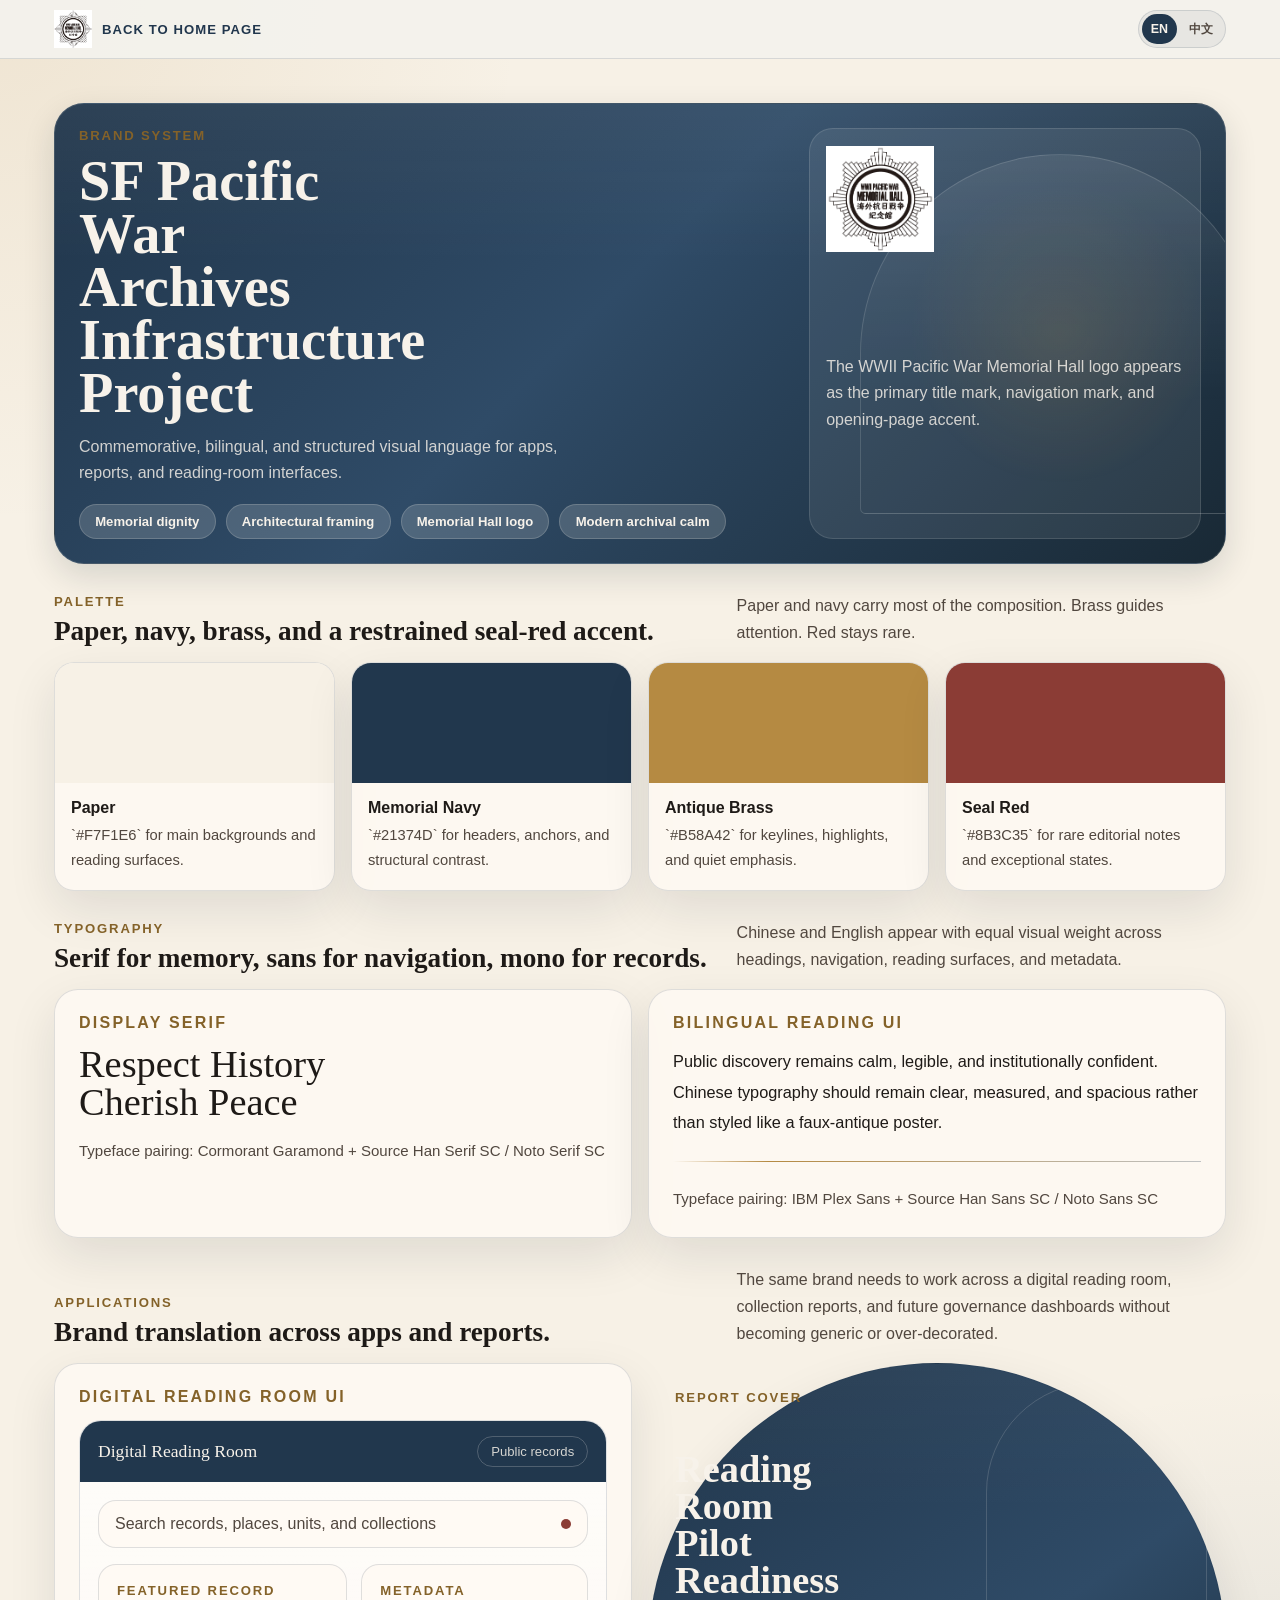
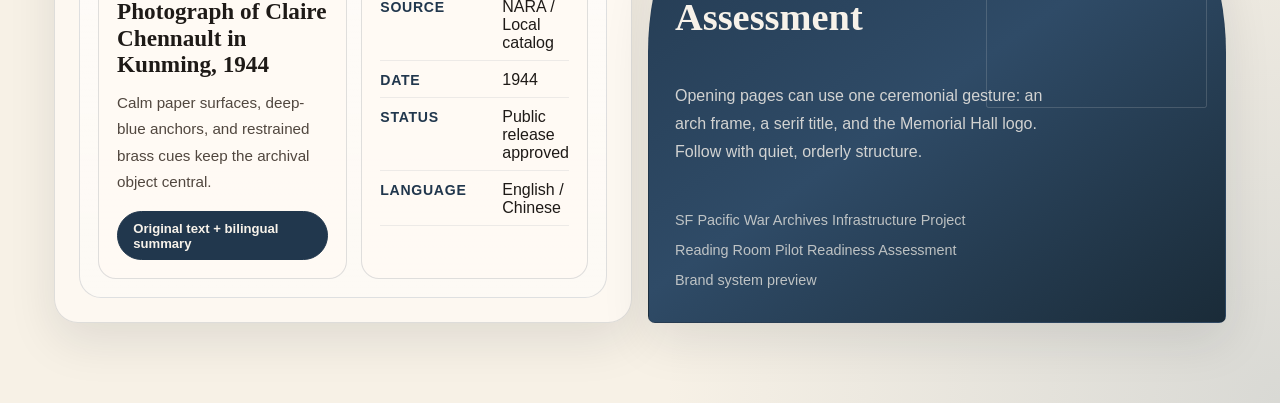
<file: docs/standards/branding/brand-preview.html>
<!doctype html>
<html lang="en">
  <head>
    <meta charset="utf-8">
    <meta name="viewport" content="width=device-width, initial-scale=1">
    <title>SF Pacific War Archives Infrastructure Project Brand System</title>
    <link rel="stylesheet" href="./brand-tokens.css">
    <style>
      * {
        box-sizing: border-box;
      }

      body {
        margin: 0;
      }

      .site-header {
        background: rgba(244, 242, 237, 0.92);
        border-bottom: 1px solid var(--border-muted);
        position: sticky;
        top: 0;
        z-index: 10;
      }

      .topbar {
        align-items: center;
        display: flex;
        gap: 18px;
        justify-content: space-between;
        margin: 0 auto;
        max-width: 1220px;
        padding: 10px 128px 10px 24px;
        position: relative;
      }

      .brand,
      .topbar-tools,
      .lang-switch {
        align-items: center;
        display: flex;
      }

      .brand {
        color: var(--color-navy-900);
        gap: 10px;
        min-width: 0;
        text-decoration: none;
      }

      .brand img {
        height: 38px;
        object-fit: contain;
        width: 38px;
      }

      .brand span {
        font-size: 0.82rem;
        font-weight: 900;
        letter-spacing: 0.08em;
        text-transform: uppercase;
      }

      .topbar-tools {
        flex-wrap: wrap;
        gap: 10px;
        justify-content: flex-end;
      }

      .lang-switch {
        background: rgba(33, 55, 77, 0.06);
        border: 1px solid var(--border-muted);
        border-radius: 999px;
        gap: 3px;
        padding: 3px;
        position: absolute;
        right: 24px;
        top: 10px;
      }

      .lang-tab {
        appearance: none;
        background: transparent;
        border: 0;
        border-radius: 999px;
        color: var(--text-secondary);
        cursor: pointer;
        font: inherit;
        font-size: 0.78rem;
        font-weight: 900;
        min-height: 30px;
        padding: 5px 9px;
      }

      .lang-tab.is-active {
        background: var(--color-navy-900);
        color: var(--text-inverse);
      }

      .page {
        margin: 0 auto;
        max-width: 1220px;
        padding: 44px 24px 80px;
      }

      .hero {
        background:
          linear-gradient(180deg, rgba(255, 255, 255, 0.06), transparent 34%),
          var(--surface-hero);
        border: 1px solid rgba(247, 242, 234, 0.12);
        border-radius: 30px;
        box-shadow: var(--shadow-card);
        color: var(--text-inverse);
        overflow: hidden;
        padding: 24px;
        position: relative;
      }

      .hero::before {
        background:
          linear-gradient(180deg, rgba(255, 255, 255, 0.08), transparent 70%),
          radial-gradient(circle at center, rgba(181, 138, 66, 0.16), transparent 56%);
        border: 1px solid rgba(255, 250, 244, 0.14);
        border-radius: 999px 999px 28px 28px;
        content: "";
        height: 78%;
        pointer-events: none;
        position: absolute;
        right: -3%;
        top: 11%;
        width: 34%;
      }

      .hero-grid {
        display: grid;
        gap: 20px;
        grid-template-columns: minmax(0, 1.45fr) minmax(280px, 0.8fr);
        position: relative;
        z-index: 1;
      }

      .hero h1 {
        font-family: var(--font-brand-serif);
        font-size: clamp(2.25rem, 4.4vw, 4rem);
        line-height: 0.94;
        margin: 12px 0 14px;
        max-width: 11ch;
      }

      .hero p {
        color: rgba(247, 242, 234, 0.82);
        font-size: 1rem;
        line-height: 1.65;
        margin: 0;
        max-width: 58ch;
      }

      .pill-row {
        display: flex;
        flex-wrap: wrap;
        gap: 10px;
        margin-top: 18px;
      }

      .badge-card {
        background: rgba(255, 250, 244, 0.08);
        border: 1px solid rgba(255, 250, 244, 0.12);
        border-radius: 24px;
        display: grid;
        gap: 12px;
        justify-items: start;
        padding: 16px;
      }

      .badge-card img {
        display: block;
        height: 108px;
        object-fit: contain;
        width: 108px;
      }

      .badge-note {
        color: rgba(247, 242, 234, 0.8);
        font-size: 0.96rem;
        line-height: 1.7;
        margin: 0;
      }

      .section {
        margin-top: 28px;
      }

      .section-header {
        align-items: end;
        display: flex;
        gap: 16px;
        justify-content: space-between;
        margin-bottom: 16px;
      }

      .section-header h2 {
        font-family: var(--font-brand-serif);
        font-size: clamp(1.7rem, 2vw, 2.35rem);
        line-height: 1.08;
        margin: 8px 0 0;
      }

      .section-header p {
        color: var(--text-secondary);
        line-height: 1.7;
        margin: 0;
        max-width: 55ch;
      }

      .palette-grid {
        display: grid;
        gap: 16px;
        grid-template-columns: repeat(4, minmax(0, 1fr));
      }

      .swatch {
        background: var(--surface-panel);
        border: 1px solid var(--border-muted);
        border-radius: 20px;
        box-shadow: var(--shadow-soft);
        overflow: hidden;
      }

      .swatch-color {
        height: 120px;
      }

      .swatch-copy {
        padding: 16px 16px 18px;
      }

      .swatch-copy strong {
        display: block;
        font-size: 1rem;
        margin-bottom: 6px;
      }

      .swatch-copy span {
        color: var(--text-secondary);
        display: block;
        font-size: 0.92rem;
        line-height: 1.65;
      }

      .type-grid,
      .mock-grid {
        display: grid;
        gap: 16px;
        grid-template-columns: repeat(2, minmax(0, 1fr));
      }

      .type-card,
      .mock-card {
        min-height: 100%;
        padding: 24px;
      }

      .type-card h3,
      .mock-card h3 {
        font-size: 1rem;
        margin: 0 0 14px;
      }

      .specimen-display {
        font-family: var(--font-brand-serif);
        font-size: clamp(2.2rem, 3vw, 3.4rem);
        line-height: 0.98;
        margin: 0 0 16px;
        white-space: pre-line;
      }

      .specimen-meta {
        color: var(--text-secondary);
        font-size: 0.94rem;
        line-height: 1.75;
        margin: 0;
      }

      .specimen-body {
        font-size: 1.02rem;
        line-height: 1.86;
        margin: 0;
      }

      .ui-shell {
        background: linear-gradient(180deg, rgba(255, 255, 255, 0.6), rgba(255, 255, 255, 0.28));
        border: 1px solid var(--border-muted);
        border-radius: 22px;
        overflow: hidden;
      }

      .ui-topbar {
        align-items: center;
        background: var(--color-navy-900);
        color: var(--text-inverse);
        display: flex;
        justify-content: space-between;
        padding: 15px 18px;
      }

      .ui-title {
        font-family: var(--font-brand-serif);
        font-size: 1.1rem;
      }

      .ui-chip {
        border: 1px solid rgba(247, 242, 234, 0.22);
        border-radius: 999px;
        color: rgba(247, 242, 234, 0.84);
        font-size: 0.82rem;
        padding: 0.42rem 0.8rem;
      }

      .ui-body {
        display: grid;
        gap: 16px;
        padding: 18px;
      }

      .ui-search {
        align-items: center;
        background: rgba(255, 250, 244, 0.94);
        border: 1px solid var(--border-muted);
        border-radius: 18px;
        color: var(--text-secondary);
        display: flex;
        justify-content: space-between;
        padding: 14px 16px;
      }

      .ui-grid {
        display: grid;
        gap: 14px;
        grid-template-columns: 1.1fr 0.9fr;
      }

      .record-card,
      .meta-card {
        background: rgba(255, 250, 244, 0.84);
        border: 1px solid var(--border-muted);
        border-radius: 18px;
        min-height: 240px;
        padding: 18px;
      }

      .record-card h4,
      .meta-card h4 {
        font-family: var(--font-brand-serif);
        font-size: 1.45rem;
        line-height: 1.16;
        margin: 0 0 12px;
      }

      .record-card p,
      .meta-card p {
        color: var(--text-secondary);
        font-size: 0.95rem;
        line-height: 1.72;
        margin: 0 0 16px;
      }

      .meta-list {
        display: grid;
        gap: 10px;
      }

      .meta-row {
        align-items: baseline;
        border-bottom: 1px solid rgba(33, 55, 77, 0.08);
        display: grid;
        gap: 12px;
        grid-template-columns: 110px 1fr;
        padding-bottom: 8px;
      }

      .meta-row strong {
        color: var(--color-navy-900);
        font-size: 0.88rem;
        letter-spacing: 0.05em;
        text-transform: uppercase;
      }

      .report-cover {
        background:
          linear-gradient(180deg, rgba(255, 255, 255, 0.04), transparent 26%),
          linear-gradient(145deg, #20354a 0%, #2f4b67 55%, #1a2b38 100%);
        color: var(--text-inverse);
        display: grid;
        gap: 22px;
        min-height: 100%;
        padding: 26px;
        position: relative;
      }

      .report-cover::before {
        border: 1px solid rgba(247, 242, 234, 0.16);
        border-radius: 999px 999px 22px 22px;
        content: "";
        inset: 18px 18px auto auto;
        height: 58%;
        position: absolute;
        right: 18px;
        top: 18px;
        width: 38%;
      }

      .report-cover h4 {
        font-family: var(--font-brand-serif);
        font-size: clamp(2rem, 3vw, 3rem);
        line-height: 0.96;
        margin: 0;
        max-width: 9ch;
      }

      .report-cover p {
        color: rgba(247, 242, 234, 0.82);
        line-height: 1.75;
        margin: 0;
        max-width: 44ch;
      }

      .report-meta {
        color: rgba(247, 242, 234, 0.72);
        display: grid;
        gap: 6px;
        font-size: 0.9rem;
      }

      @media (max-width: 980px) {
        .topbar,
        .topbar-tools {
          align-items: flex-start;
          flex-direction: column;
        }

        .brand span {
          display: none;
        }

        .hero-grid,
        .palette-grid,
        .type-grid,
        .mock-grid,
        .ui-grid {
          grid-template-columns: 1fr;
        }

        .hero::before {
          display: none;
        }
      }
    </style>
  </head>
  <body class="brand-theme" data-lang="en">
    <header class="site-header">
      <div class="topbar">
        <a class="brand" href="../../../index.html" aria-label="Back to home page">
          <img src="./assets/memorial-hall-logo.png" alt="" />
          <span>Back to home page</span>
        </a>
        <div class="topbar-tools">
          <div class="lang-switch" role="group" aria-label="Language">
            <button class="lang-tab is-active" data-lang="en" type="button">EN</button>
            <button class="lang-tab" data-lang="zh" type="button">中文</button>
          </div>
        </div>
      </div>
    </header>

    <main class="page">
      <section class="hero">
        <div class="hero-grid">
          <div>
            <div class="brand-eyebrow" data-i18n="heroEyebrow">Brand System</div>
            <h1>SF Pacific War Archives Infrastructure Project</h1>
            <p data-i18n="heroLead">
              Commemorative, bilingual, and structured visual language for apps,
              reports, and reading-room interfaces.
            </p>
            <div class="pill-row">
              <span class="brand-pill" data-i18n="pillDignity">Memorial dignity</span>
              <span class="brand-pill" data-i18n="pillFraming">Architectural framing</span>
              <span class="brand-pill" data-i18n="pillLogo">Memorial Hall logo</span>
              <span class="brand-pill" data-i18n="pillCalm">Modern archival calm</span>
            </div>
          </div>
          <div class="badge-card">
            <img
              src="./assets/memorial-hall-logo.png"
              alt="WWII Pacific War Memorial Hall logo"
            >
            <p class="badge-note" data-i18n="logoNote">
              The WWII Pacific War Memorial Hall logo appears as the primary
              title mark, navigation mark, and opening-page accent.
            </p>
          </div>
        </div>
      </section>

      <section class="section">
        <div class="section-header">
          <div>
            <div class="brand-eyebrow" data-i18n="paletteKicker">Palette</div>
            <h2 data-i18n="paletteTitle">Paper, navy, brass, and a restrained seal-red accent.</h2>
          </div>
          <p data-i18n="paletteLead">
            Paper and navy carry most of the composition. Brass guides
            attention. Red stays rare.
          </p>
        </div>
        <div class="palette-grid">
          <article class="swatch">
            <div class="swatch-color" style="background:#f7f1e6"></div>
            <div class="swatch-copy">
              <strong>Paper</strong>
              <span>`#F7F1E6` for main backgrounds and reading surfaces.</span>
            </div>
          </article>
          <article class="swatch">
            <div class="swatch-color" style="background:#21374d"></div>
            <div class="swatch-copy">
              <strong>Memorial Navy</strong>
              <span>`#21374D` for headers, anchors, and structural contrast.</span>
            </div>
          </article>
          <article class="swatch">
            <div class="swatch-color" style="background:#b58a42"></div>
            <div class="swatch-copy">
              <strong>Antique Brass</strong>
              <span>`#B58A42` for keylines, highlights, and quiet emphasis.</span>
            </div>
          </article>
          <article class="swatch">
            <div class="swatch-color" style="background:#8b3c35"></div>
            <div class="swatch-copy">
              <strong>Seal Red</strong>
              <span>`#8B3C35` for rare editorial notes and exceptional states.</span>
            </div>
          </article>
        </div>
      </section>

      <section class="section">
        <div class="section-header">
          <div>
            <div class="brand-eyebrow" data-i18n="typeKicker">Typography</div>
            <h2 data-i18n="typeTitle">Serif for memory, sans for navigation, mono for records.</h2>
          </div>
          <p data-i18n="typeLead">
            Chinese and English appear with equal visual weight across
            headings, navigation, reading surfaces, and metadata.
          </p>
        </div>
        <div class="type-grid">
          <article class="brand-panel type-card">
            <h3 class="brand-eyebrow" data-i18n="displayKicker">Display Serif</h3>
            <p class="specimen-display" data-i18n="displaySpecimen">
              Respect History<br>
              Cherish Peace
            </p>
            <p class="specimen-meta" data-i18n="displayMeta">
              Typeface pairing: Cormorant Garamond + Source Han Serif SC /
              Noto Serif SC
            </p>
          </article>
          <article class="brand-panel type-card">
            <h3 class="brand-eyebrow" data-i18n="readingKicker">Bilingual Reading UI</h3>
            <p class="specimen-body" data-i18n="readingBody">
              Public discovery remains calm, legible, and institutionally
              confident. Chinese typography should remain clear, measured, and
              spacious rather than styled like a faux-antique poster.
            </p>
            <hr class="brand-rule">
            <p class="specimen-meta">
              Typeface pairing: IBM Plex Sans + Source Han Sans SC / Noto Sans
              SC
            </p>
          </article>
        </div>
      </section>

      <section class="section">
        <div class="section-header">
          <div>
            <div class="brand-eyebrow" data-i18n="appsKicker">Applications</div>
            <h2 data-i18n="appsTitle">Brand translation across apps and reports.</h2>
          </div>
          <p data-i18n="appsLead">
            The same brand needs to work across a digital reading room,
            collection reports, and future governance dashboards without
            becoming generic or over-decorated.
          </p>
        </div>
        <div class="mock-grid">
          <article class="brand-panel mock-card">
            <h3 class="brand-eyebrow" data-i18n="mockUiKicker">Digital Reading Room UI</h3>
            <div class="ui-shell">
              <div class="ui-topbar">
                <div class="ui-title" data-i18n="mockUiTitle">Digital Reading Room</div>
                <div class="ui-chip" data-i18n="mockUiChip">Public records</div>
              </div>
              <div class="ui-body">
                <div class="ui-search">
                  <span data-i18n="mockSearch">Search records, places, units, and collections</span>
                  <span class="brand-seal-dot" aria-hidden="true"></span>
                </div>
                <div class="ui-grid">
                  <div class="record-card">
                    <div class="brand-eyebrow" data-i18n="mockRecordKicker">Featured Record</div>
                    <h4 data-i18n="mockRecordTitle">Photograph of Claire Chennault in Kunming, 1944</h4>
                    <p data-i18n="mockRecordBody">
                      Calm paper surfaces, deep-blue anchors, and restrained
                      brass cues keep the archival object central.
                    </p>
                    <span class="brand-pill" style="background:#21374d;color:#f7f2ea;border-color:#21374d" data-i18n="mockRecordPill">Original text + bilingual summary</span>
                  </div>
                  <div class="meta-card">
                    <div class="brand-eyebrow" data-i18n="mockMetaKicker">Metadata</div>
                    <div class="meta-list">
                      <div class="meta-row">
                        <strong data-i18n="mockSourceLabel">Source</strong>
                        <span data-i18n="mockSourceValue">NARA / Local catalog</span>
                      </div>
                      <div class="meta-row">
                        <strong data-i18n="mockDateLabel">Date</strong>
                        <span>1944</span>
                      </div>
                      <div class="meta-row">
                        <strong data-i18n="mockStatusLabel">Status</strong>
                        <span data-i18n="mockStatusValue">Public release approved</span>
                      </div>
                      <div class="meta-row">
                        <strong data-i18n="mockLanguageLabel">Language</strong>
                        <span data-i18n="mockLanguageValue">English / Chinese</span>
                      </div>
                    </div>
                  </div>
                </div>
              </div>
            </div>
          </article>

          <article class="brand-arch-frame mock-card report-cover">
            <div class="brand-eyebrow" data-i18n="reportKicker">Report Cover</div>
            <h4 data-i18n="reportTitle">Reading Room Pilot Readiness Assessment</h4>
            <p data-i18n="reportBody">
              Opening pages can use one ceremonial gesture: an arch frame, a
              serif title, and the Memorial Hall logo. Follow with quiet,
              orderly structure.
            </p>
            <div class="report-meta">
              <span>SF Pacific War Archives Infrastructure Project</span>
              <span data-i18n="reportMetaTitle">Reading Room Pilot Readiness Assessment</span>
              <span data-i18n="reportMetaKind">Brand system preview</span>
            </div>
          </article>
        </div>
      </section>
    </main>
    <script>
      const translations = {
        en: {
          title: "SF Pacific War Archives Infrastructure Project Brand System",
          heroEyebrow: "Brand System",
          heroLead: "Commemorative, bilingual, and structured visual language for apps, reports, and reading-room interfaces.",
          pillDignity: "Memorial dignity",
          pillFraming: "Architectural framing",
          pillLogo: "Memorial Hall logo",
          pillCalm: "Modern archival calm",
          logoNote: "The WWII Pacific War Memorial Hall logo appears as the primary title mark, navigation mark, and opening-page accent.",
          paletteKicker: "Palette",
          paletteTitle: "Paper, navy, brass, and a restrained seal-red accent.",
          paletteLead: "Paper and navy carry most of the composition. Brass guides attention. Red stays rare.",
          typeKicker: "Typography",
          typeTitle: "Serif for memory, sans for navigation, mono for records.",
          typeLead: "Chinese and English appear with equal visual weight across headings, navigation, reading surfaces, and metadata.",
          displayKicker: "Display Serif",
          displaySpecimen: "Respect History\nCherish Peace",
          displayMeta: "Typeface pairing: Cormorant Garamond + Source Han Serif SC / Noto Serif SC",
          readingKicker: "Bilingual Reading UI",
          readingBody: "Public discovery remains calm, legible, and institutionally confident. Chinese typography should remain clear, measured, and spacious rather than styled like a faux-antique poster.",
          appsKicker: "Applications",
          appsTitle: "Brand translation across apps and reports.",
          appsLead: "The same brand needs to work across a digital reading room, collection reports, and future governance dashboards without becoming generic or over-decorated.",
          mockUiKicker: "Digital Reading Room UI",
          mockUiTitle: "Digital Reading Room",
          mockUiChip: "Public records",
          mockSearch: "Search records, places, units, and collections",
          mockRecordKicker: "Featured Record",
          mockRecordTitle: "Photograph of Claire Chennault in Kunming, 1944",
          mockRecordBody: "Calm paper surfaces, deep-blue anchors, and restrained brass cues keep the archival object central.",
          mockRecordPill: "Original text + bilingual summary",
          mockMetaKicker: "Metadata",
          mockSourceLabel: "Source",
          mockSourceValue: "NARA / Local catalog",
          mockDateLabel: "Date",
          mockStatusLabel: "Status",
          mockStatusValue: "Public release approved",
          mockLanguageLabel: "Language",
          mockLanguageValue: "English / Chinese",
          reportKicker: "Report Cover",
          reportTitle: "Reading Room Pilot Readiness Assessment",
          reportBody: "Opening pages can use one ceremonial gesture: an arch frame, a serif title, and the Memorial Hall logo. Follow with quiet, orderly structure.",
          reportMetaTitle: "Reading Room Pilot Readiness Assessment",
          reportMetaKind: "Brand system preview"
        },
        zh: {
          title: "SF Pacific War Archives Infrastructure Project 品牌系统",
          heroEyebrow: "品牌系统",
          heroLead: "面向应用、报告和 digital reading room interfaces 的纪念性、双语、结构化视觉语言。",
          pillDignity: "纪念性尊严",
          pillFraming: "建筑式框架",
          pillLogo: "纪念馆 logo",
          pillCalm: "现代档案气质",
          logoNote: "WWII Pacific War Memorial Hall logo 作为主要 title mark、navigation mark 与 opening-page accent 使用。",
          paletteKicker: "色彩",
          paletteTitle: "纸色、navy、brass，以及克制的 seal-red accent。",
          paletteLead: "Paper 与 navy 承担主要构图。Brass 用于引导注意力。Red 保持少量、明确。",
          typeKicker: "字体",
          typeTitle: "Serif 承载记忆，sans 承载导航，mono 承载记录。",
          typeLead: "中文和英文在 headings、navigation、reading surfaces 与 metadata 中应保持同等视觉重量。",
          displayKicker: "Display Serif",
          displaySpecimen: "铭记历史\n珍爱和平",
          displayMeta: "字体搭配：Cormorant Garamond + Source Han Serif SC / Noto Serif SC",
          readingKicker: "Bilingual Reading UI",
          readingBody: "Public discovery 应保持平静、清晰、具有机构可信感。中文排版应当稳重、清晰、有留白，不要做成仿古海报。",
          appsKicker: "应用",
          appsTitle: "品牌如何转译到应用与报告。",
          appsLead: "同一套品牌需要适用于 digital reading room、collection reports 和未来 governance dashboards，同时避免 generic 或过度装饰。",
          mockUiKicker: "Digital Reading Room UI",
          mockUiTitle: "数字阅览室",
          mockUiChip: "公开记录",
          mockSearch: "搜索 records、places、units 与 collections",
          mockRecordKicker: "Featured Record",
          mockRecordTitle: "1944 年昆明 Claire Chennault 照片",
          mockRecordBody: "安静的纸色表面、深蓝锚点和克制的 brass 提示让 archival object 保持中心位置。",
          mockRecordPill: "Original text + bilingual summary",
          mockMetaKicker: "Metadata",
          mockSourceLabel: "来源",
          mockSourceValue: "NARA / 本地 catalog",
          mockDateLabel: "日期",
          mockStatusLabel: "状态",
          mockStatusValue: "已批准公开发布",
          mockLanguageLabel: "语言",
          mockLanguageValue: "English / Chinese",
          reportKicker: "报告封面",
          reportTitle: "Reading Room Pilot Readiness Assessment",
          reportBody: "Opening pages 可以使用一个仪式性 gesture：arch frame、serif title 与 Memorial Hall logo。随后保持安静、有序的结构。",
          reportMetaTitle: "Reading Room Pilot Readiness Assessment",
          reportMetaKind: "品牌系统预览"
        }
      };

      const root = document.body;
      const buttons = Array.from(document.querySelectorAll(".lang-tab"));

      function setLanguage(lang) {
        const dictionary = translations[lang];
        root.dataset.lang = lang;
        document.documentElement.lang = lang === "zh" ? "zh-CN" : "en";
        document.title = dictionary.title;
        document.querySelectorAll("[data-i18n]").forEach((node) => {
          node.textContent = dictionary[node.dataset.i18n];
        });
        buttons.forEach((button) => {
          const active = button.dataset.lang === lang;
          button.classList.toggle("is-active", active);
          button.setAttribute("aria-pressed", active ? "true" : "false");
        });
      }

      buttons.forEach((button) => {
        button.addEventListener("click", () => setLanguage(button.dataset.lang));
      });

      setLanguage("en");
    </script>
  </body>
</html>
</file>
<file: docs/standards/branding/brand-tokens.css>
:root {
  --font-brand-serif: "Cormorant Garamond", "Iowan Old Style", "Palatino Linotype",
    "Source Han Serif SC", "Noto Serif SC", "Songti SC", serif;
  --font-brand-sans: "IBM Plex Sans", "Avenir Next", "Segoe UI", "PingFang SC",
    "Hiragino Sans GB", "Noto Sans SC", sans-serif;
  --font-brand-mono: "IBM Plex Mono", "SFMono-Regular", "Menlo", "Monaco",
    monospace;

  --color-paper-50: #f7f1e6;
  --color-paper-100: #ece1d0;
  --color-stone-300: #cdbca0;
  --color-stone-500: #9b8a75;
  --color-ink-950: #1e1a17;
  --color-ink-700: #51473f;
  --color-navy-900: #21374d;
  --color-navy-800: #2b4762;
  --color-navy-700: #3b5b78;
  --color-brass-500: #b58a42;
  --color-brass-700: #846229;
  --color-seal-600: #8b3c35;
  --color-sage-500: #6d796e;
  --color-mist-200: #d6dde2;

  --surface-page: var(--color-paper-50);
  --surface-page-alt: var(--color-paper-100);
  --surface-panel: rgba(255, 250, 244, 0.78);
  --surface-panel-strong: #fffaf2;
  --surface-hero: linear-gradient(
    135deg,
    #20354a 0%,
    #2f4b67 46%,
    #192935 100%
  );

  --text-primary: var(--color-ink-950);
  --text-secondary: var(--color-ink-700);
  --text-inverse: #f7f2ea;

  --accent-primary: var(--color-brass-500);
  --accent-primary-strong: var(--color-brass-700);
  --accent-secondary: var(--color-seal-600);
  --accent-supporting: var(--color-sage-500);

  --border-muted: rgba(33, 55, 77, 0.14);
  --border-strong: rgba(33, 55, 77, 0.34);

  --shadow-soft: 0 18px 48px rgba(23, 34, 44, 0.1);
  --shadow-card: 0 12px 32px rgba(23, 34, 44, 0.14);

  --radius-panel: 24px;
  --radius-card: 18px;
  --radius-pill: 999px;

  --space-1: 4px;
  --space-2: 8px;
  --space-3: 12px;
  --space-4: 16px;
  --space-5: 24px;
  --space-6: 32px;
  --space-7: 40px;
  --space-8: 56px;
  --space-9: 72px;

  --chart-series-1: var(--color-navy-900);
  --chart-series-2: var(--color-brass-500);
  --chart-series-3: var(--color-sage-500);
  --chart-series-4: var(--color-seal-600);
  --chart-series-5: #7f91a6;
}

body.brand-theme {
  background:
    radial-gradient(circle at top left, rgba(181, 138, 66, 0.12), transparent 22%),
    radial-gradient(circle at bottom right, rgba(59, 91, 120, 0.16), transparent 26%),
    var(--surface-page);
  color: var(--text-primary);
  font-family: var(--font-brand-sans);
}

.brand-eyebrow {
  color: var(--accent-primary-strong);
  font-family: var(--font-brand-sans);
  font-size: 0.82rem;
  font-weight: 700;
  letter-spacing: 0.14em;
  text-transform: uppercase;
}

.brand-title {
  color: var(--text-primary);
  font-family: var(--font-brand-serif);
  font-weight: 600;
  letter-spacing: 0.01em;
}

.brand-arch-frame {
  background: var(--surface-panel);
  border: 1px solid var(--border-muted);
  border-radius: 999px 999px var(--radius-panel) var(--radius-panel);
  box-shadow: var(--shadow-soft);
}

.brand-panel {
  background: var(--surface-panel);
  border: 1px solid var(--border-muted);
  border-radius: var(--radius-panel);
  box-shadow: var(--shadow-soft);
}

.brand-pill {
  align-items: center;
  background: rgba(255, 250, 244, 0.16);
  border: 1px solid rgba(247, 242, 234, 0.18);
  border-radius: var(--radius-pill);
  color: var(--text-inverse);
  display: inline-flex;
  font-size: 0.82rem;
  font-weight: 600;
  gap: var(--space-2);
  padding: 0.55rem 0.95rem;
}

.brand-rule {
  background: linear-gradient(
    90deg,
    transparent 0%,
    var(--accent-primary) 18%,
    rgba(33, 55, 77, 0.28) 100%
  );
  border: 0;
  height: 1px;
  margin: var(--space-5) 0;
}

.brand-seal-dot {
  background: var(--accent-secondary);
  border-radius: 50%;
  display: inline-block;
  height: 10px;
  width: 10px;
}
</file>
